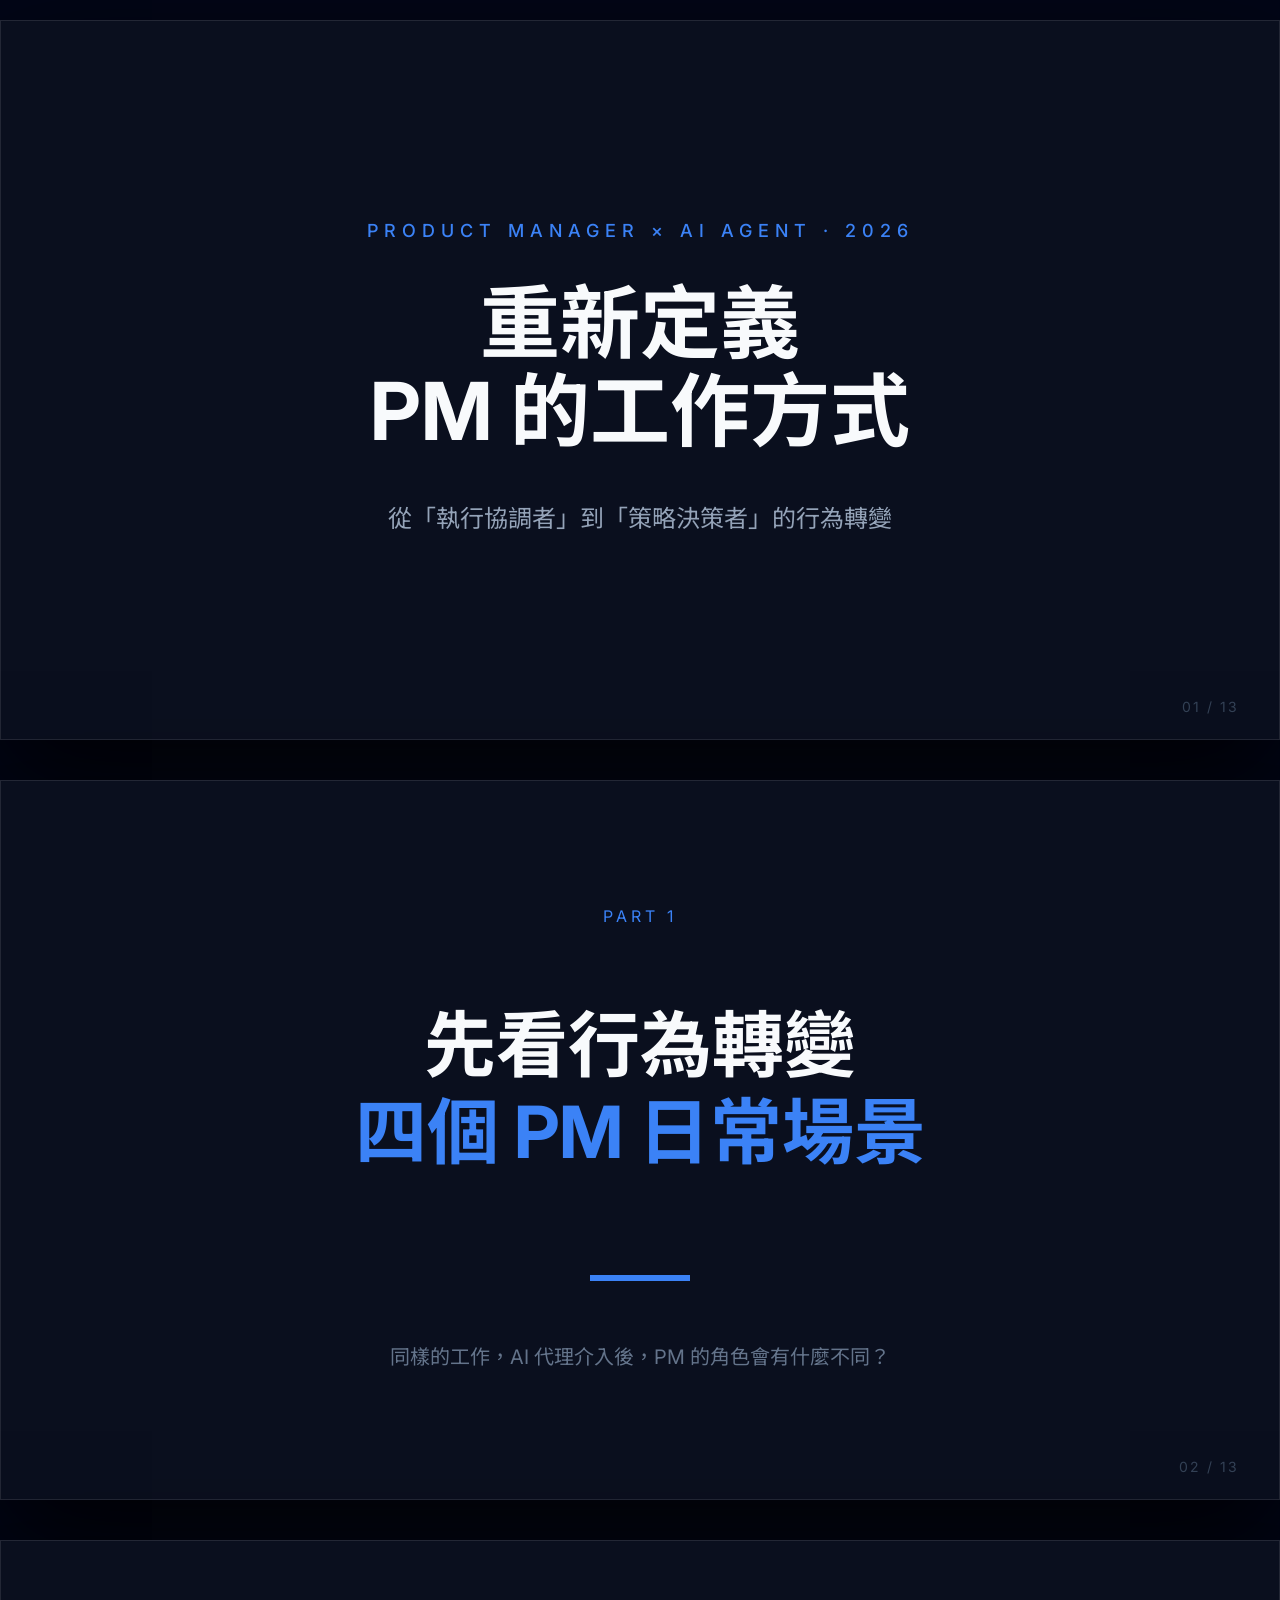
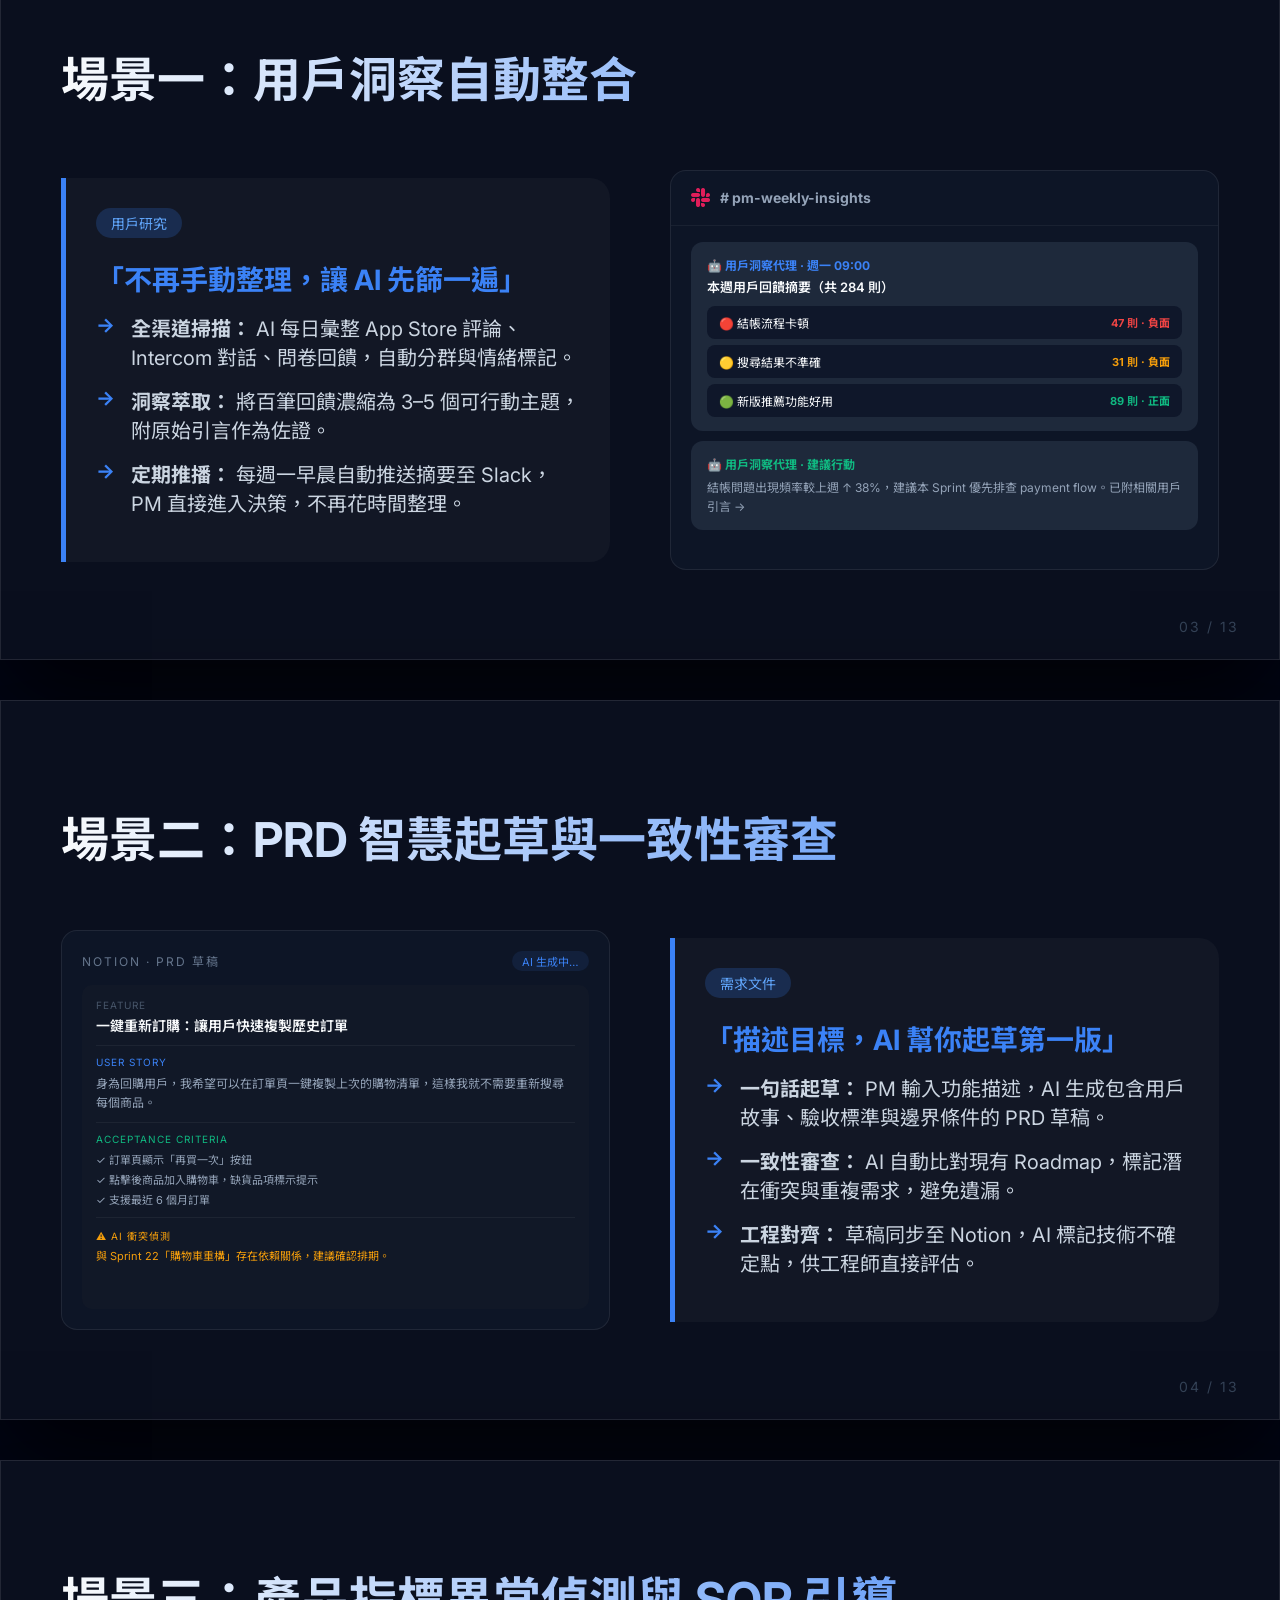
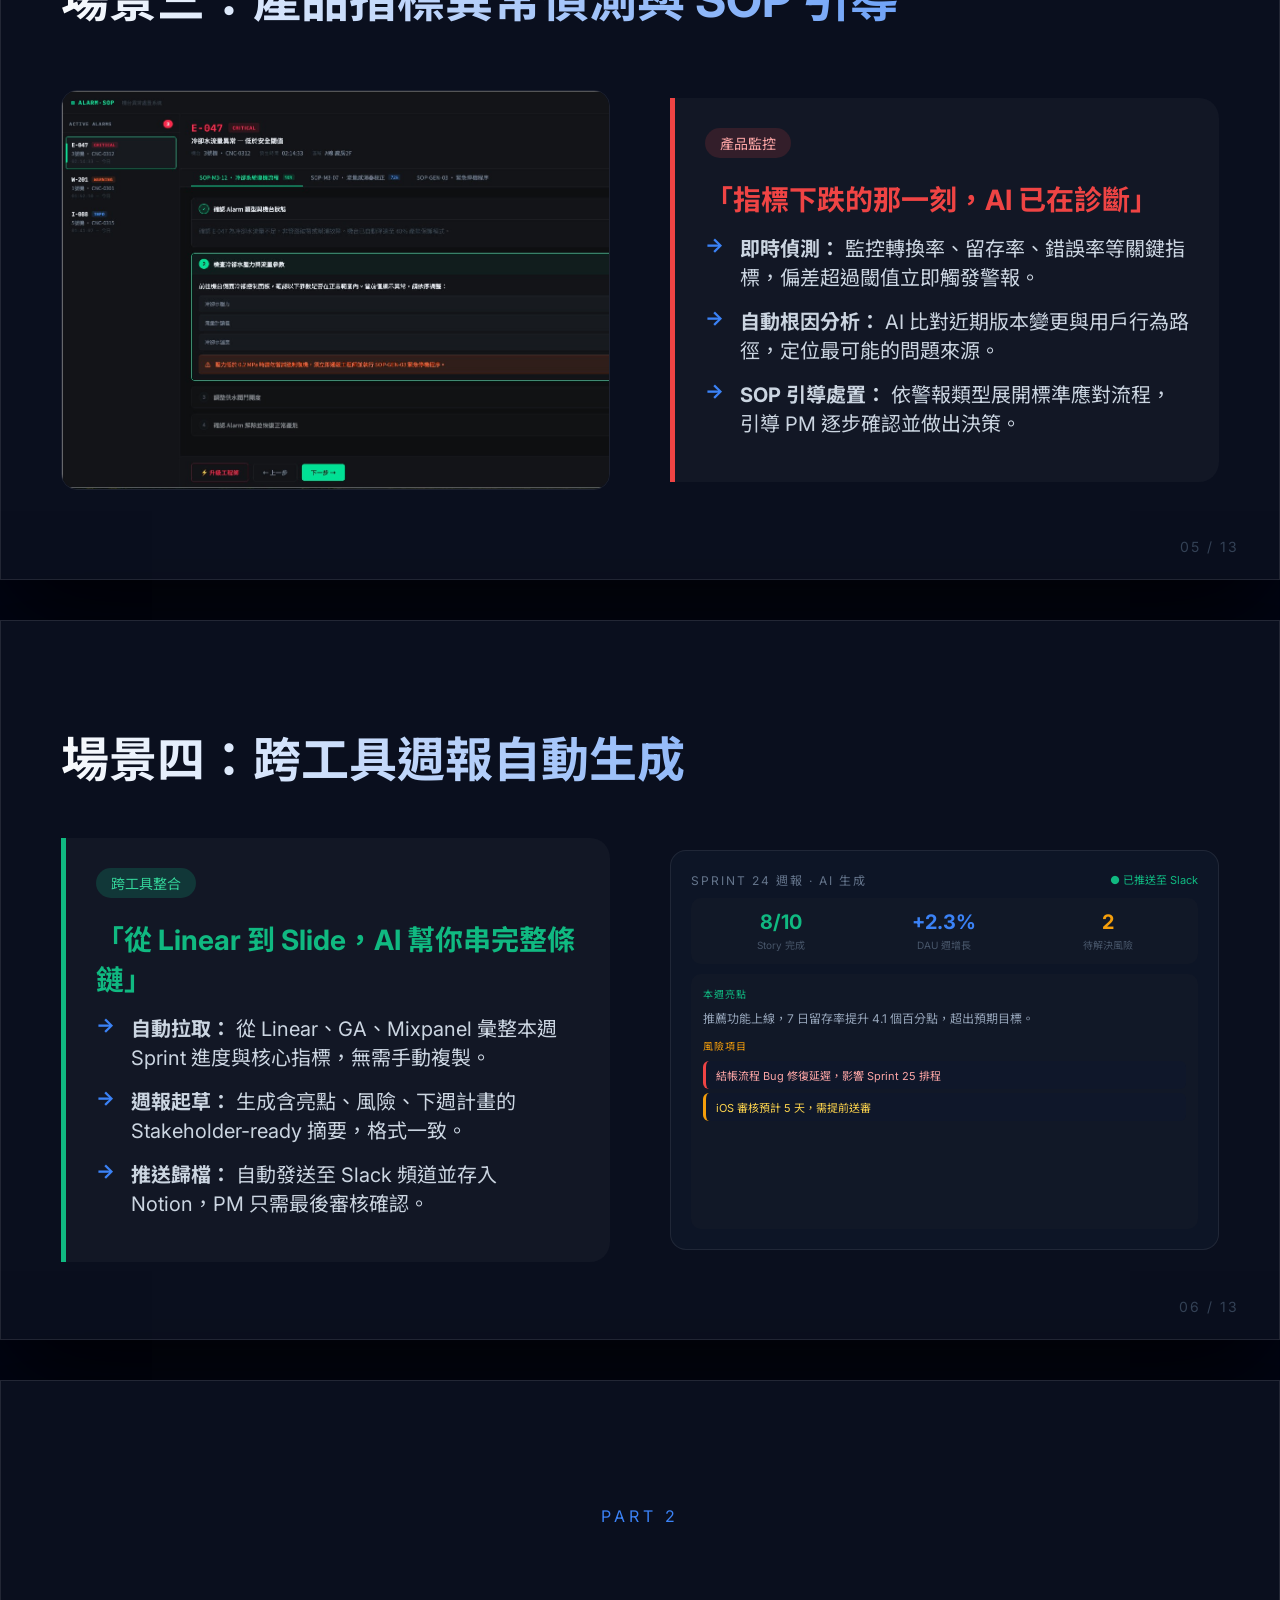
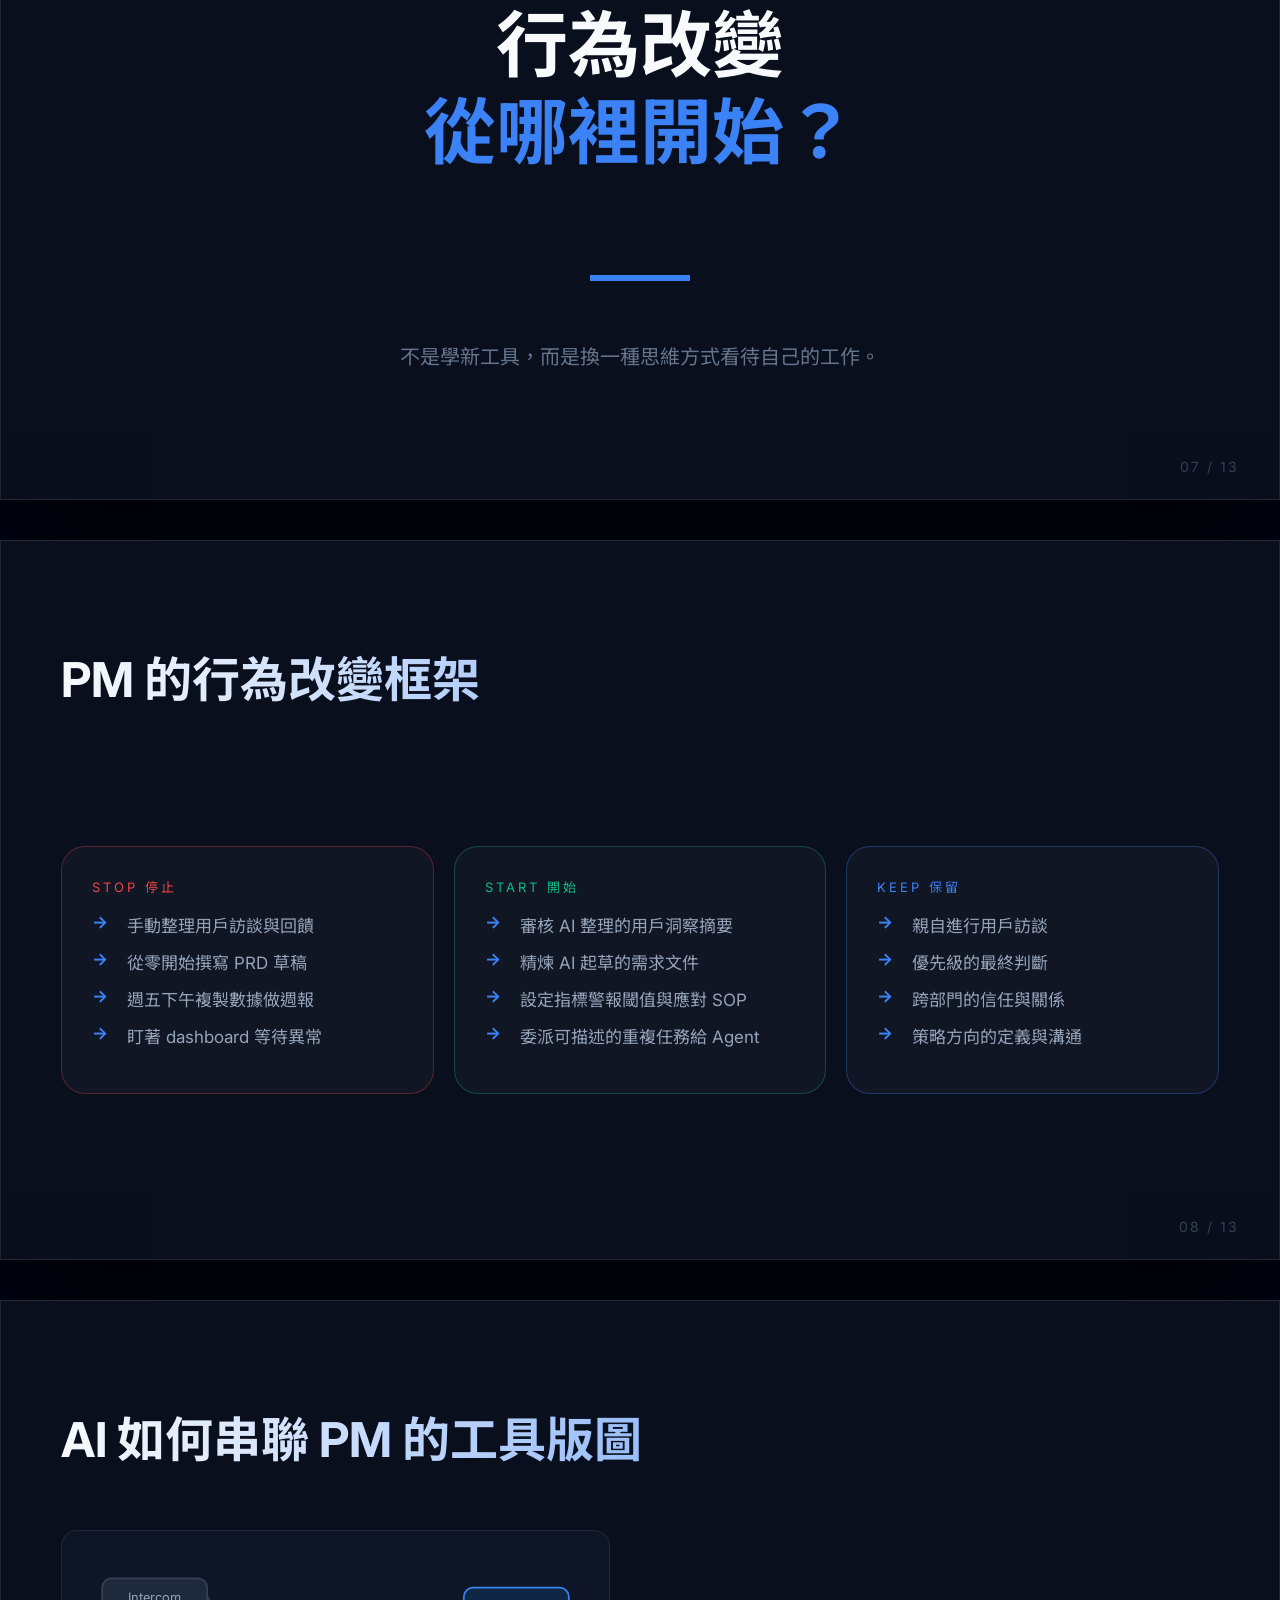
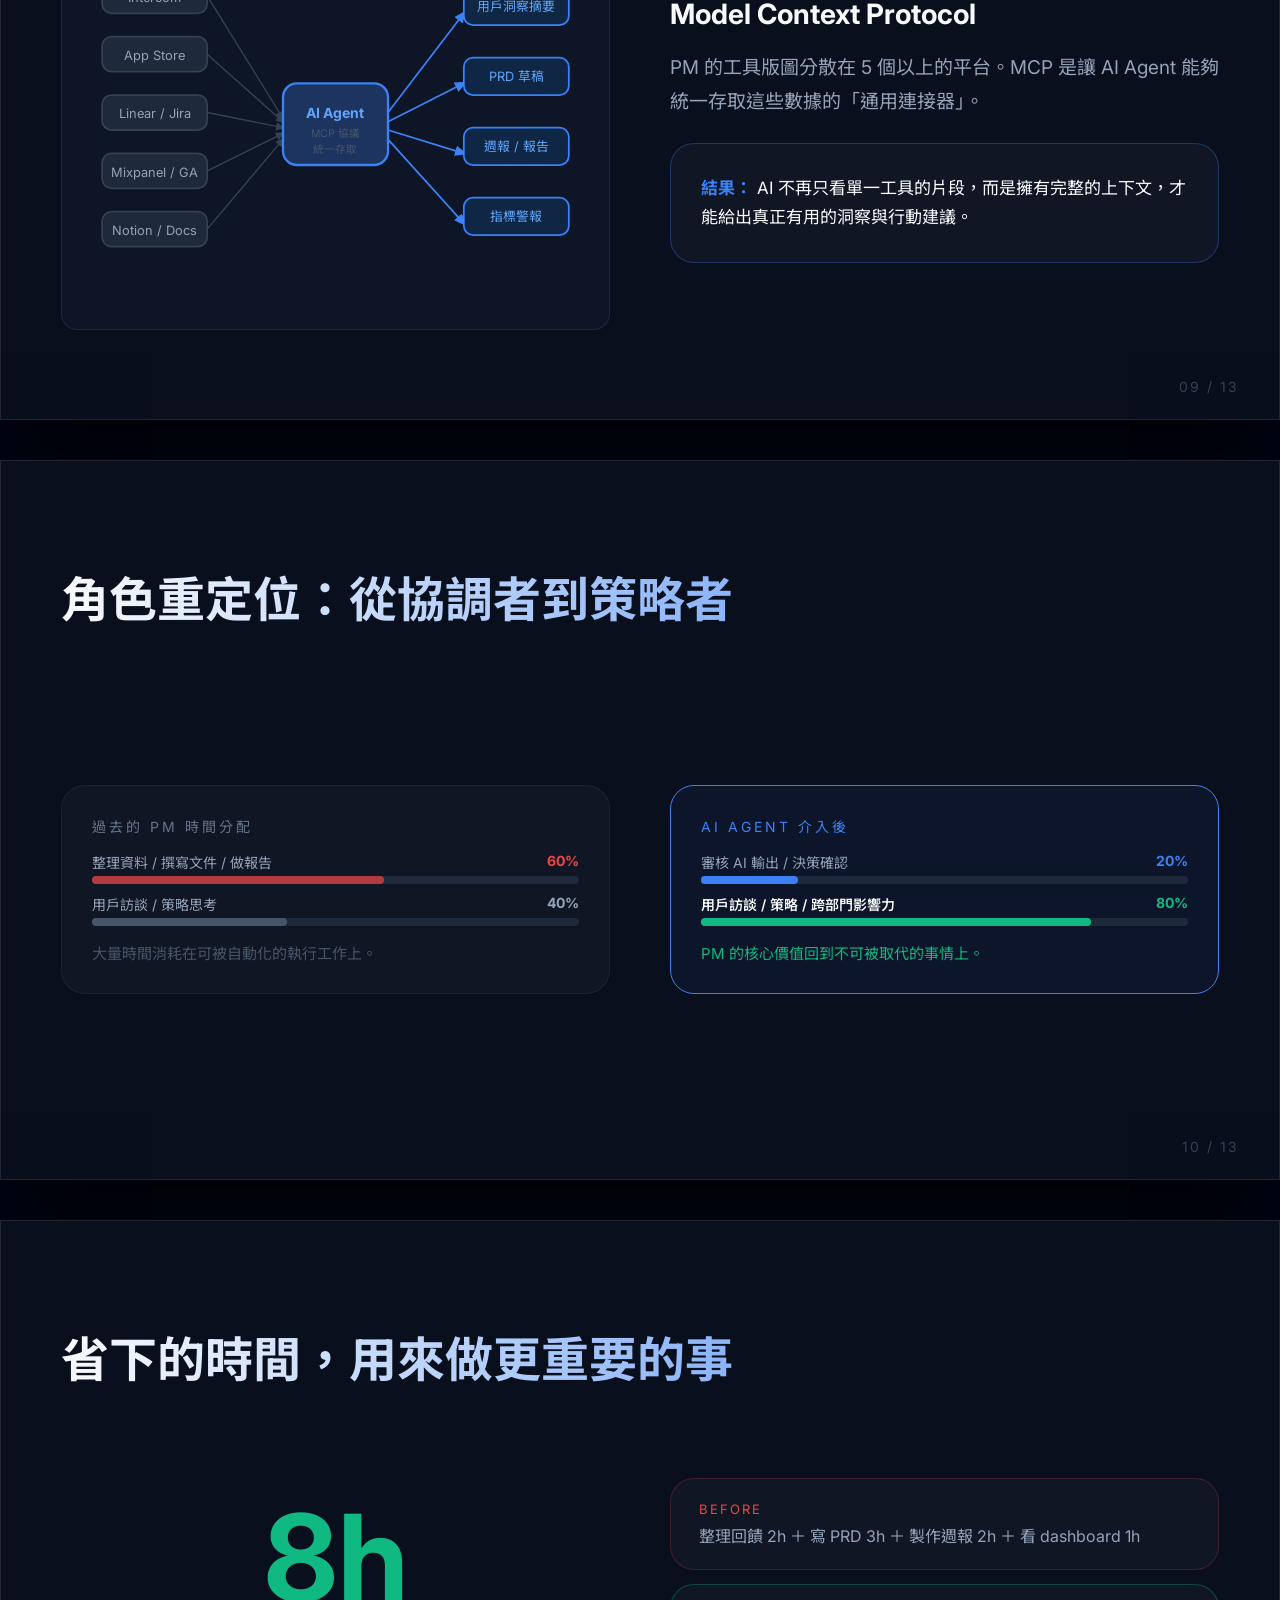
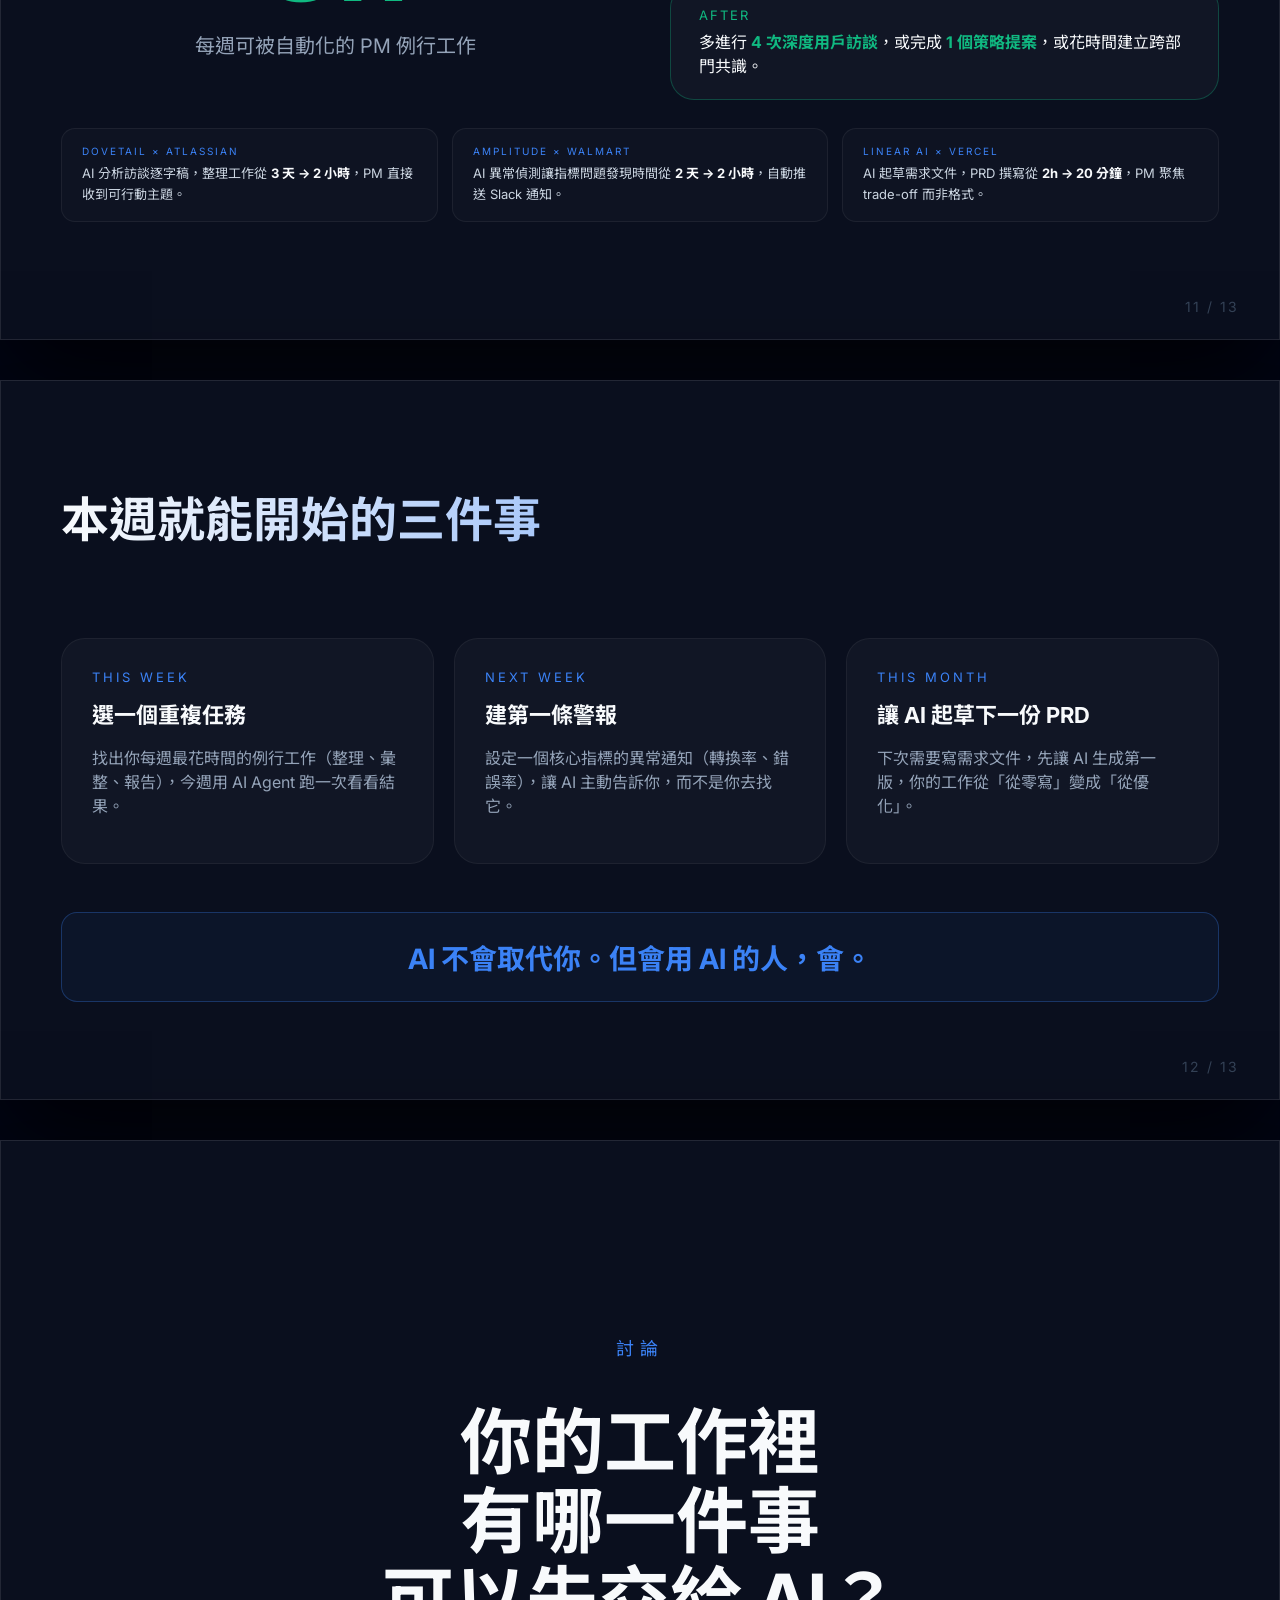
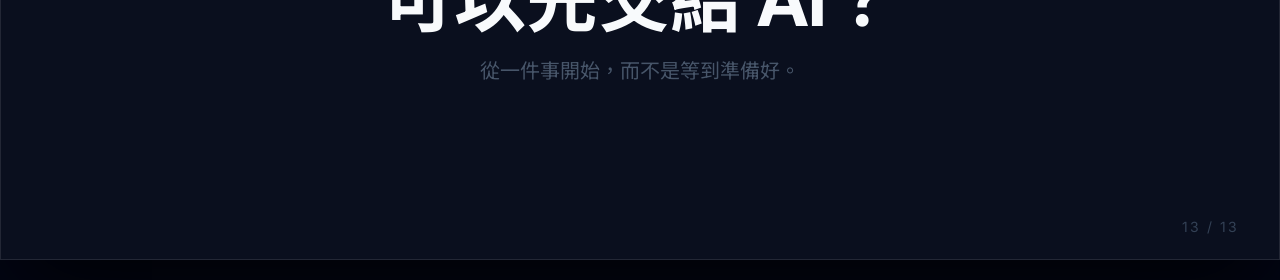
<file: docs/index.html>
<!DOCTYPE html>
<html lang="zh-Hant">
<head>
    <meta charset="UTF-8">
    <meta name="viewport" content="width=device-width, initial-scale=1.0">
    <title>PM × AI Agent：重新定義你的工作方式</title>
    <link rel="preconnect" href="https://fonts.googleapis.com">
    <link rel="preconnect" href="https://fonts.gstatic.com" crossorigin>
    <link href="https://fonts.googleapis.com/css2?family=Inter:wght@400;700&family=Noto+Sans+TC:wght@400;700&display=swap" rel="stylesheet">
    <link rel="stylesheet" href="https://cdnjs.cloudflare.com/ajax/libs/font-awesome/6.5.1/css/all.min.css">
    <style>
        * { box-sizing: border-box; }
        body { background-color: #020617; margin: 0; padding: 20px 0; display: grid; gap: 40px; grid-template-columns: 1fr; place-items: center; font-family: 'Inter', 'Noto Sans TC', sans-serif; }
        .slide-container { width: 1280px; height: 720px; background-color: #0A0F1E; color: #F8FAFC; padding: 60px; overflow: hidden; position: relative; display: flex; flex-direction: column; border: 1px solid rgba(255, 255, 255, 0.1); box-shadow: 0 40px 100px rgba(0,0,0,0.8); }
        .slide-title { font-size: 48px; margin-bottom: 30px; background: linear-gradient(90deg, #F8FAFC 0%, #3B82F6 100%); -webkit-background-clip: text; -webkit-text-fill-color: transparent; z-index: 2; font-weight: 700; }
        .content-area { flex-grow: 1; display: flex; flex-direction: column; justify-content: center; width: 100%; z-index: 2; }
        .two-column { display: grid; grid-template-columns: 1fr 1fr; gap: 60px; align-items: center; }
        .tile { background: rgba(255, 255, 255, 0.03); border: 1px solid rgba(255, 255, 255, 0.05); padding: 30px; border-radius: 24px; }
        .case-card { background: rgba(255, 255, 255, 0.03); border-left: 5px solid #3B82F6; padding: 30px; border-radius: 0 20px 20px 0; }
        .case-card h3 { font-size: 28px; color: #3B82F6; margin: 0 0 15px; }
        .tag { display: inline-block; background: rgba(59, 130, 246, 0.2); color: #60A5FA; padding: 5px 15px; border-radius: 50px; font-size: 14px; margin-bottom: 20px; text-transform: uppercase; }
        ul { list-style: none; padding: 0; margin: 0; }
        li { margin-bottom: 15px; padding-left: 35px; position: relative; font-size: 20px; color: #CBD5E1; }
        li::before { content: '→'; position: absolute; left: 0; color: #3B82F6; font-weight: 700; }
        .stats-highlight { font-size: 120px; font-weight: 700; color: #10B981; line-height: 1; }
        .slide-number { position: absolute; bottom: 24px; right: 40px; font-size: 14px; color: #334155; z-index: 2; letter-spacing: 2px; }
        .section-label { font-size: 16px; color: #3B82F6; letter-spacing: 4px; text-transform: uppercase; margin-bottom: 16px; }
        .mock-ui { background:#0D1526; border-radius:16px; border:1px solid rgba(255,255,255,0.08); padding:20px; height:400px; display:flex; flex-direction:column; gap:10px; overflow:hidden; }
    </style>
</head>
<body>

<!-- 01 封面 -->
<div class="slide-container">
    <div style="text-align:center; height:100%; display:flex; flex-direction:column; justify-content:center;">
        <p style="font-size:18px; color:#3B82F6; letter-spacing:6px; font-weight:500; text-transform:uppercase;">Product Manager × AI Agent · 2026</p>
        <h1 style="font-size:80px; margin:20px 0; font-weight:700; line-height:1.1;">重新定義<br>PM 的工作方式</h1>
        <p style="font-size:24px; color:#94A3B8;">從「執行協調者」到「策略決策者」的行為轉變</p>
    </div>
    <div class="slide-number">01 / 13</div>
</div>

<!-- 02 Part 1 章節分隔 -->
<div class="slide-container">
    <div style="text-align:center; display:flex; flex-direction:column; justify-content:center; height:100%;">
        <p class="section-label">Part 1</p>
        <h2 style="font-size:72px; color:#F8FAFC; line-height:1.2;">先看行為轉變<br><span style="color:#3B82F6;">四個 PM 日常場景</span></h2>
        <div style="width:100px; height:6px; background:#3B82F6; margin:40px auto;"></div>
        <p style="color:#64748B; font-size:20px;">同樣的工作，AI 代理介入後，PM 的角色會有什麼不同？</p>
    </div>
    <div class="slide-number">02 / 13</div>
</div>

<!-- 03 場景一：用戶洞察整合 -->
<div class="slide-container">
    <h2 class="slide-title">場景一：用戶洞察自動整合</h2>
    <div class="content-area">
        <div class="two-column">
            <div class="case-card">
                <span class="tag">用戶研究</span>
                <h3>「不再手動整理，讓 AI 先篩一遍」</h3>
                <ul>
                    <li><strong>全渠道掃描：</strong> AI 每日彙整 App Store 評論、Intercom 對話、問卷回饋，自動分群與情緒標記。</li>
                    <li><strong>洞察萃取：</strong> 將百筆回饋濃縮為 3–5 個可行動主題，附原始引言作為佐證。</li>
                    <li><strong>定期推播：</strong> 每週一早晨自動推送摘要至 Slack，PM 直接進入決策，不再花時間整理。</li>
                </ul>
            </div>
            <!-- Slack mock -->
            <div class="mock-ui" style="gap:0; padding:0;">
                <div style="padding:16px 20px; border-bottom:1px solid rgba(255,255,255,0.05); display:flex; align-items:center; gap:10px;">
                    <i class="fa-brands fa-slack" style="font-size:22px; color:#E01E5A;"></i>
                    <span style="font-size:14px; color:#94A3B8; font-weight:700;"># pm-weekly-insights</span>
                </div>
                <div style="padding:16px 20px; display:flex; flex-direction:column; gap:10px; overflow:hidden;">
                    <div style="background:#1E293B; border-radius:12px; padding:14px 16px;">
                        <p style="margin:0 0 4px; font-size:12px; color:#3B82F6; font-weight:700;">🤖 用戶洞察代理 · 週一 09:00</p>
                        <p style="margin:0 0 10px; font-size:13px; color:#F8FAFC; font-weight:600;">本週用戶回饋摘要（共 284 則）</p>
                        <div style="display:flex; flex-direction:column; gap:6px;">
                            <div style="display:flex; justify-content:space-between; align-items:center; background:#0F172A; border-radius:8px; padding:8px 12px;">
                                <span style="font-size:12px; color:#F8FAFC;">🔴 結帳流程卡頓</span>
                                <span style="font-size:11px; color:#EF4444; font-weight:700;">47 則 · 負面</span>
                            </div>
                            <div style="display:flex; justify-content:space-between; align-items:center; background:#0F172A; border-radius:8px; padding:8px 12px;">
                                <span style="font-size:12px; color:#F8FAFC;">🟡 搜尋結果不準確</span>
                                <span style="font-size:11px; color:#F59E0B; font-weight:700;">31 則 · 負面</span>
                            </div>
                            <div style="display:flex; justify-content:space-between; align-items:center; background:#0F172A; border-radius:8px; padding:8px 12px;">
                                <span style="font-size:12px; color:#F8FAFC;">🟢 新版推薦功能好用</span>
                                <span style="font-size:11px; color:#10B981; font-weight:700;">89 則 · 正面</span>
                            </div>
                        </div>
                    </div>
                    <div style="background:#1E293B; border-radius:12px; padding:14px 16px;">
                        <p style="margin:0 0 6px; font-size:12px; color:#10B981; font-weight:700;">🤖 用戶洞察代理 · 建議行動</p>
                        <p style="margin:0; font-size:12px; color:#94A3B8; line-height:1.6;">結帳問題出現頻率較上週 ↑ 38%，建議本 Sprint 優先排查 payment flow。已附相關用戶引言 →</p>
                    </div>
                </div>
            </div>
        </div>
    </div>
    <div class="slide-number">03 / 13</div>
</div>

<!-- 04 場景二：PRD 智慧起草 -->
<div class="slide-container">
    <h2 class="slide-title">場景二：PRD 智慧起草與一致性審查</h2>
    <div class="content-area">
        <div class="two-column">
            <!-- Mock PRD editor -->
            <div class="mock-ui">
                <div style="display:flex; justify-content:space-between; align-items:center; margin-bottom:4px;">
                    <span style="font-size:12px; color:#64748B; letter-spacing:2px;">NOTION · PRD 草稿</span>
                    <span style="font-size:11px; color:#3B82F6; background:rgba(59,130,246,0.1); padding:2px 10px; border-radius:20px;">AI 生成中…</span>
                </div>
                <div style="background:#111827; border-radius:10px; padding:14px; flex:1; display:flex; flex-direction:column; gap:10px; overflow:hidden;">
                    <div>
                        <p style="margin:0 0 4px; font-size:10px; color:#475569; letter-spacing:1px;">FEATURE</p>
                        <p style="margin:0; font-size:14px; color:#F8FAFC; font-weight:600;">一鍵重新訂購：讓用戶快速複製歷史訂單</p>
                    </div>
                    <div style="border-top:1px solid rgba(255,255,255,0.05); padding-top:10px;">
                        <p style="margin:0 0 6px; font-size:10px; color:#3B82F6; letter-spacing:1px;">USER STORY</p>
                        <p style="margin:0; font-size:12px; color:#94A3B8; line-height:1.6;">身為回購用戶，我希望可以在訂單頁一鍵複製上次的購物清單，這樣我就不需要重新搜尋每個商品。</p>
                    </div>
                    <div style="border-top:1px solid rgba(255,255,255,0.05); padding-top:10px;">
                        <p style="margin:0 0 6px; font-size:10px; color:#10B981; letter-spacing:1px;">ACCEPTANCE CRITERIA</p>
                        <div style="display:flex; flex-direction:column; gap:4px;">
                            <p style="margin:0; font-size:11px; color:#94A3B8;">✓ 訂單頁顯示「再買一次」按鈕</p>
                            <p style="margin:0; font-size:11px; color:#94A3B8;">✓ 點擊後商品加入購物車，缺貨品項標示提示</p>
                            <p style="margin:0; font-size:11px; color:#94A3B8;">✓ 支援最近 6 個月訂單</p>
                        </div>
                    </div>
                    <div style="border-top:1px solid rgba(255,255,255,0.05); padding-top:10px;">
                        <p style="margin:0 0 4px; font-size:10px; color:#F59E0B; letter-spacing:1px;">⚠ AI 衝突偵測</p>
                        <p style="margin:0; font-size:11px; color:#F59E0B;">與 Sprint 22「購物車重構」存在依賴關係，建議確認排期。</p>
                    </div>
                </div>
            </div>
            <div class="case-card" style="border-left-color:#3B82F6;">
                <span class="tag">需求文件</span>
                <h3>「描述目標，AI 幫你起草第一版」</h3>
                <ul>
                    <li><strong>一句話起草：</strong> PM 輸入功能描述，AI 生成包含用戶故事、驗收標準與邊界條件的 PRD 草稿。</li>
                    <li><strong>一致性審查：</strong> AI 自動比對現有 Roadmap，標記潛在衝突與重複需求，避免遺漏。</li>
                    <li><strong>工程對齊：</strong> 草稿同步至 Notion，AI 標記技術不確定點，供工程師直接評估。</li>
                </ul>
            </div>
        </div>
    </div>
    <div class="slide-number">04 / 13</div>
</div>

<!-- 05 場景三：產品指標異常偵測（alarm-system.jpg） -->
<div class="slide-container">
    <h2 class="slide-title">場景三：產品指標異常偵測與 SOP 引導</h2>
    <div class="content-area">
        <div class="two-column">
            <div style="border-radius:16px; overflow:hidden; height:400px; border:1px solid rgba(255,255,255,0.08);">
                <img src="alarm-system.jpg" alt="異常偵測 SOP 系統" style="width:100%; height:100%; object-fit:cover; object-position:top left;"/>
            </div>
            <div class="case-card" style="border-left-color:#EF4444;">
                <span class="tag" style="background:rgba(239,68,68,0.15); color:#FCA5A5;">產品監控</span>
                <h3 style="color:#EF4444;">「指標下跌的那一刻，AI 已在診斷」</h3>
                <ul>
                    <li><strong>即時偵測：</strong> 監控轉換率、留存率、錯誤率等關鍵指標，偏差超過閾值立即觸發警報。</li>
                    <li><strong>自動根因分析：</strong> AI 比對近期版本變更與用戶行為路徑，定位最可能的問題來源。</li>
                    <li><strong>SOP 引導處置：</strong> 依警報類型展開標準應對流程，引導 PM 逐步確認並做出決策。</li>
                </ul>
            </div>
        </div>
    </div>
    <div class="slide-number">05 / 13</div>
</div>

<!-- 06 場景四：週報自動生成 -->
<div class="slide-container">
    <h2 class="slide-title">場景四：跨工具週報自動生成</h2>
    <div class="content-area">
        <div class="two-column">
            <div class="case-card" style="border-left-color:#10B981;">
                <span class="tag" style="background:rgba(16,185,129,0.2); color:#34D399;">跨工具整合</span>
                <h3 style="color:#10B981;">「從 Linear 到 Slide，AI 幫你串完整條鏈」</h3>
                <ul>
                    <li><strong>自動拉取：</strong> 從 Linear、GA、Mixpanel 彙整本週 Sprint 進度與核心指標，無需手動複製。</li>
                    <li><strong>週報起草：</strong> 生成含亮點、風險、下週計畫的 Stakeholder-ready 摘要，格式一致。</li>
                    <li><strong>推送歸檔：</strong> 自動發送至 Slack 頻道並存入 Notion，PM 只需最後審核確認。</li>
                </ul>
            </div>
            <!-- Mock weekly report -->
            <div class="mock-ui">
                <div style="display:flex; justify-content:space-between; align-items:center;">
                    <span style="font-size:12px; color:#64748B; letter-spacing:2px;">SPRINT 24 週報 · AI 生成</span>
                    <span style="font-size:11px; color:#10B981;">● 已推送至 Slack</span>
                </div>
                <div style="background:#111827; border-radius:10px; padding:12px; display:grid; grid-template-columns:repeat(3,1fr); gap:8px;">
                    <div style="text-align:center;">
                        <p style="margin:0; font-size:20px; font-weight:700; color:#10B981;">8/10</p>
                        <p style="margin:3px 0 0; font-size:10px; color:#475569;">Story 完成</p>
                    </div>
                    <div style="text-align:center;">
                        <p style="margin:0; font-size:20px; font-weight:700; color:#3B82F6;">+2.3%</p>
                        <p style="margin:3px 0 0; font-size:10px; color:#475569;">DAU 週增長</p>
                    </div>
                    <div style="text-align:center;">
                        <p style="margin:0; font-size:20px; font-weight:700; color:#F59E0B;">2</p>
                        <p style="margin:3px 0 0; font-size:10px; color:#475569;">待解決風險</p>
                    </div>
                </div>
                <div style="background:#111827; border-radius:10px; padding:12px; flex:1; display:flex; flex-direction:column; gap:8px; overflow:hidden;">
                    <p style="margin:0; font-size:10px; color:#10B981; letter-spacing:1px;">本週亮點</p>
                    <p style="margin:0; font-size:12px; color:#94A3B8;">推薦功能上線，7 日留存率提升 4.1 個百分點，超出預期目標。</p>
                    <p style="margin:0; font-size:10px; color:#F59E0B; letter-spacing:1px; margin-top:4px;">風險項目</p>
                    <div style="display:flex; flex-direction:column; gap:4px;">
                        <div style="background:#0F172A; border-radius:6px; padding:6px 10px; border-left:3px solid #EF4444;">
                            <p style="margin:0; font-size:11px; color:#FCA5A5;">結帳流程 Bug 修復延遲，影響 Sprint 25 排程</p>
                        </div>
                        <div style="background:#0F172A; border-radius:6px; padding:6px 10px; border-left:3px solid #F59E0B;">
                            <p style="margin:0; font-size:11px; color:#FCD34D;">iOS 審核預計 5 天，需提前送審</p>
                        </div>
                    </div>
                </div>
            </div>
        </div>
    </div>
    <div class="slide-number">06 / 13</div>
</div>

<!-- 07 Part 2 章節分隔 -->
<div class="slide-container">
    <div style="text-align:center; display:flex; flex-direction:column; justify-content:center; height:100%;">
        <p class="section-label">Part 2</p>
        <h2 style="font-size:72px; color:#F8FAFC; line-height:1.2;">行為改變<br><span style="color:#3B82F6;">從哪裡開始？</span></h2>
        <div style="width:100px; height:6px; background:#3B82F6; margin:40px auto;"></div>
        <p style="color:#64748B; font-size:20px;">不是學新工具，而是換一種思維方式看待自己的工作。</p>
    </div>
    <div class="slide-number">07 / 13</div>
</div>

<!-- 08 Stop / Start / Keep -->
<div class="slide-container">
    <h2 class="slide-title">PM 的行為改變框架</h2>
    <div class="content-area">
        <div style="display:grid; grid-template-columns:repeat(3,1fr); gap:20px;">
            <div class="tile" style="border-color:rgba(239,68,68,0.3);">
                <p style="font-size:13px; color:#EF4444; letter-spacing:3px; margin:0 0 16px; text-transform:uppercase;">Stop 停止</p>
                <ul style="margin:0;">
                    <li style="font-size:17px; color:#94A3B8; margin-bottom:12px;">手動整理用戶訪談與回饋</li>
                    <li style="font-size:17px; color:#94A3B8; margin-bottom:12px;">從零開始撰寫 PRD 草稿</li>
                    <li style="font-size:17px; color:#94A3B8; margin-bottom:12px;">週五下午複製數據做週報</li>
                    <li style="font-size:17px; color:#94A3B8;">盯著 dashboard 等待異常</li>
                </ul>
            </div>
            <div class="tile" style="border-color:rgba(16,185,129,0.3);">
                <p style="font-size:13px; color:#10B981; letter-spacing:3px; margin:0 0 16px; text-transform:uppercase;">Start 開始</p>
                <ul style="margin:0;">
                    <li style="font-size:17px; color:#94A3B8; margin-bottom:12px;">審核 AI 整理的用戶洞察摘要</li>
                    <li style="font-size:17px; color:#94A3B8; margin-bottom:12px;">精煉 AI 起草的需求文件</li>
                    <li style="font-size:17px; color:#94A3B8; margin-bottom:12px;">設定指標警報閾值與應對 SOP</li>
                    <li style="font-size:17px; color:#94A3B8;">委派可描述的重複任務給 Agent</li>
                </ul>
            </div>
            <div class="tile" style="border-color:rgba(59,130,246,0.3);">
                <p style="font-size:13px; color:#3B82F6; letter-spacing:3px; margin:0 0 16px; text-transform:uppercase;">Keep 保留</p>
                <ul style="margin:0;">
                    <li style="font-size:17px; color:#94A3B8; margin-bottom:12px;">親自進行用戶訪談</li>
                    <li style="font-size:17px; color:#94A3B8; margin-bottom:12px;">優先級的最終判斷</li>
                    <li style="font-size:17px; color:#94A3B8; margin-bottom:12px;">跨部門的信任與關係</li>
                    <li style="font-size:17px; color:#94A3B8;">策略方向的定義與溝通</li>
                </ul>
            </div>
        </div>
    </div>
    <div class="slide-number">08 / 13</div>
</div>

<!-- 09 PM 工具生態整合 -->
<div class="slide-container">
    <h2 class="slide-title">AI 如何串聯 PM 的工具版圖</h2>
    <div class="content-area">
        <div class="two-column">
            <!-- SVG 工具生態圖 -->
            <div style="background:#0D1526; border-radius:16px; border:1px solid rgba(255,255,255,0.08); padding:24px; height:400px; display:flex; align-items:center; justify-content:center;">
                <svg viewBox="0 0 400 300" width="100%" height="100%">
                    <defs>
                        <marker id="a" markerWidth="7" markerHeight="7" refX="5" refY="3" orient="auto">
                            <path d="M0,0 L0,6 L7,3 z" fill="#334155"/>
                        </marker>
                        <marker id="b" markerWidth="7" markerHeight="7" refX="5" refY="3" orient="auto">
                            <path d="M0,0 L0,6 L7,3 z" fill="#3B82F6"/>
                        </marker>
                    </defs>
                    <!-- 輸入工具 (左側) -->
                    <rect x="0" y="20"  width="90" height="30" rx="8" fill="#1E293B" stroke="#334155" stroke-width="1.5"/>
                    <text x="45" y="40" font-size="11" fill="#94A3B8" text-anchor="middle">Intercom</text>
                    <rect x="0" y="70"  width="90" height="30" rx="8" fill="#1E293B" stroke="#334155" stroke-width="1.5"/>
                    <text x="45" y="90" font-size="11" fill="#94A3B8" text-anchor="middle">App Store</text>
                    <rect x="0" y="120" width="90" height="30" rx="8" fill="#1E293B" stroke="#334155" stroke-width="1.5"/>
                    <text x="45" y="140" font-size="11" fill="#94A3B8" text-anchor="middle">Linear / Jira</text>
                    <rect x="0" y="170" width="90" height="30" rx="8" fill="#1E293B" stroke="#334155" stroke-width="1.5"/>
                    <text x="45" y="190" font-size="11" fill="#94A3B8" text-anchor="middle">Mixpanel / GA</text>
                    <rect x="0" y="220" width="90" height="30" rx="8" fill="#1E293B" stroke="#334155" stroke-width="1.5"/>
                    <text x="45" y="240" font-size="11" fill="#94A3B8" text-anchor="middle">Notion / Docs</text>
                    <!-- 連線 → Agent -->
                    <line x1="90" y1="35"  x2="155" y2="140" stroke="#334155" stroke-width="1.2" marker-end="url(#a)"/>
                    <line x1="90" y1="85"  x2="155" y2="143" stroke="#334155" stroke-width="1.2" marker-end="url(#a)"/>
                    <line x1="90" y1="135" x2="155" y2="148" stroke="#334155" stroke-width="1.2" marker-end="url(#a)"/>
                    <line x1="90" y1="185" x2="155" y2="153" stroke="#334155" stroke-width="1.2" marker-end="url(#a)"/>
                    <line x1="90" y1="235" x2="155" y2="158" stroke="#334155" stroke-width="1.2" marker-end="url(#a)"/>
                    <!-- AI Agent 中心 -->
                    <rect x="155" y="110" width="90" height="70" rx="12" fill="#1D3461" stroke="#3B82F6" stroke-width="2"/>
                    <text x="200" y="140" font-size="12" fill="#60A5FA" text-anchor="middle" font-weight="700">AI Agent</text>
                    <text x="200" y="156" font-size="9"  fill="#475569" text-anchor="middle">MCP 協議</text>
                    <text x="200" y="170" font-size="9"  fill="#475569" text-anchor="middle">統一存取</text>
                    <!-- 連線 → 輸出 -->
                    <line x1="245" y1="135" x2="310" y2="50"  stroke="#3B82F6" stroke-width="1.5" marker-end="url(#b)"/>
                    <line x1="245" y1="143" x2="310" y2="110" stroke="#3B82F6" stroke-width="1.5" marker-end="url(#b)"/>
                    <line x1="245" y1="150" x2="310" y2="170" stroke="#3B82F6" stroke-width="1.5" marker-end="url(#b)"/>
                    <line x1="245" y1="158" x2="310" y2="230" stroke="#3B82F6" stroke-width="1.5" marker-end="url(#b)"/>
                    <!-- 輸出 (右側) -->
                    <rect x="310" y="28"  width="90" height="32" rx="8" fill="#0F2744" stroke="#3B82F6" stroke-width="1.5"/>
                    <text x="355" y="48" font-size="11" fill="#60A5FA" text-anchor="middle">用戶洞察摘要</text>
                    <rect x="310" y="88"  width="90" height="32" rx="8" fill="#0F2744" stroke="#3B82F6" stroke-width="1.5"/>
                    <text x="355" y="108" font-size="11" fill="#60A5FA" text-anchor="middle">PRD 草稿</text>
                    <rect x="310" y="148" width="90" height="32" rx="8" fill="#0F2744" stroke="#3B82F6" stroke-width="1.5"/>
                    <text x="355" y="168" font-size="11" fill="#60A5FA" text-anchor="middle">週報 / 報告</text>
                    <rect x="310" y="208" width="90" height="32" rx="8" fill="#0F2744" stroke="#3B82F6" stroke-width="1.5"/>
                    <text x="355" y="228" font-size="11" fill="#60A5FA" text-anchor="middle">指標警報</text>
                </svg>
            </div>
            <div>
                <h3 style="font-size:28px; margin:0 0 20px;">Model Context Protocol</h3>
                <p style="color:#94A3B8; font-size:19px; line-height:1.8;">PM 的工具版圖分散在 5 個以上的平台。MCP 是讓 AI Agent 能夠統一存取這些數據的「通用連接器」。</p>
                <div class="tile" style="margin-top:24px; border-color:rgba(59,130,246,0.3);">
                    <p style="margin:0; font-size:17px; line-height:1.7;"><strong style="color:#3B82F6;">結果：</strong> AI 不再只看單一工具的片段，而是擁有完整的上下文，才能給出真正有用的洞察與行動建議。</p>
                </div>
            </div>
        </div>
    </div>
    <div class="slide-number">09 / 13</div>
</div>

<!-- 10 角色重定位 -->
<div class="slide-container">
    <h2 class="slide-title">角色重定位：從協調者到策略者</h2>
    <div class="content-area">
        <div class="two-column">
            <div class="tile" style="display:flex; flex-direction:column; gap:16px;">
                <p style="font-size:14px; color:#64748B; letter-spacing:3px; text-transform:uppercase; margin:0;">過去的 PM 時間分配</p>
                <div style="display:flex; flex-direction:column; gap:10px;">
                    <div>
                        <div style="display:flex; justify-content:space-between; margin-bottom:4px;">
                            <span style="font-size:14px; color:#94A3B8;">整理資料 / 撰寫文件 / 做報告</span>
                            <span style="font-size:14px; color:#EF4444; font-weight:700;">60%</span>
                        </div>
                        <div style="background:#1E293B; border-radius:4px; height:8px;">
                            <div style="background:#EF4444; height:8px; border-radius:4px; width:60%; opacity:0.7;"></div>
                        </div>
                    </div>
                    <div>
                        <div style="display:flex; justify-content:space-between; margin-bottom:4px;">
                            <span style="font-size:14px; color:#94A3B8;">用戶訪談 / 策略思考</span>
                            <span style="font-size:14px; color:#94A3B8; font-weight:700;">40%</span>
                        </div>
                        <div style="background:#1E293B; border-radius:4px; height:8px;">
                            <div style="background:#475569; height:8px; border-radius:4px; width:40%;"></div>
                        </div>
                    </div>
                </div>
                <p style="margin:0; font-size:15px; color:#475569;">大量時間消耗在可被自動化的執行工作上。</p>
            </div>
            <div class="tile" style="border-color:#3B82F6; background:rgba(59,130,246,0.05); display:flex; flex-direction:column; gap:16px;">
                <p style="font-size:14px; color:#3B82F6; letter-spacing:3px; text-transform:uppercase; margin:0;">AI Agent 介入後</p>
                <div style="display:flex; flex-direction:column; gap:10px;">
                    <div>
                        <div style="display:flex; justify-content:space-between; margin-bottom:4px;">
                            <span style="font-size:14px; color:#94A3B8;">審核 AI 輸出 / 決策確認</span>
                            <span style="font-size:14px; color:#3B82F6; font-weight:700;">20%</span>
                        </div>
                        <div style="background:#1E293B; border-radius:4px; height:8px;">
                            <div style="background:#3B82F6; height:8px; border-radius:4px; width:20%;"></div>
                        </div>
                    </div>
                    <div>
                        <div style="display:flex; justify-content:space-between; margin-bottom:4px;">
                            <span style="font-size:14px; color:#F8FAFC; font-weight:600;">用戶訪談 / 策略 / 跨部門影響力</span>
                            <span style="font-size:14px; color:#10B981; font-weight:700;">80%</span>
                        </div>
                        <div style="background:#1E293B; border-radius:4px; height:8px;">
                            <div style="background:#10B981; height:8px; border-radius:4px; width:80%;"></div>
                        </div>
                    </div>
                </div>
                <p style="margin:0; font-size:15px; color:#10B981;">PM 的核心價值回到不可被取代的事情上。</p>
            </div>
        </div>
    </div>
    <div class="slide-number">10 / 13</div>
</div>

<!-- 11 量化成果 -->
<div class="slide-container">
    <h2 class="slide-title">省下的時間，用來做更重要的事</h2>
    <div class="content-area">
        <div class="two-column" style="align-items:start;">
            <div style="text-align:center; padding-top:20px;">
                <div class="stats-highlight">8h</div>
                <p style="font-size:20px; color:#94A3B8; margin-top:12px;">每週可被自動化的 PM 例行工作</p>
            </div>
            <div style="display:flex; flex-direction:column; gap:14px;">
                <div class="tile" style="border-color:rgba(239,68,68,0.2); padding:22px 28px;">
                    <p style="margin:0 0 6px; font-size:13px; color:#EF4444; letter-spacing:2px;">BEFORE</p>
                    <p style="margin:0; font-size:16px; color:#94A3B8;">整理回饋 2h ＋ 寫 PRD 3h ＋ 製作週報 2h ＋ 看 dashboard 1h</p>
                </div>
                <div class="tile" style="border-color:rgba(16,185,129,0.3); padding:22px 28px;">
                    <p style="margin:0 0 6px; font-size:13px; color:#10B981; letter-spacing:2px;">AFTER</p>
                    <p style="margin:0; font-size:16px; color:#F8FAFC;">多進行 <strong style="color:#10B981;">4 次深度用戶訪談</strong>，或完成 <strong style="color:#10B981;">1 個策略提案</strong>，或花時間建立跨部門共識。</p>
                </div>
            </div>
        </div>
        <!-- 真實案例佐證列 -->
        <div style="margin-top:28px; display:grid; grid-template-columns:repeat(3,1fr); gap:14px;">
            <div style="border:1px solid rgba(255,255,255,0.06); border-radius:14px; padding:16px 20px; background:rgba(255,255,255,0.02);">
                <p style="margin:0 0 6px; font-size:10px; color:#3B82F6; letter-spacing:2px; text-transform:uppercase;">Dovetail × Atlassian</p>
                <p style="margin:0; font-size:13px; color:#CBD5E1; line-height:1.6;">AI 分析訪談逐字稿，整理工作從 <strong style="color:#F8FAFC;">3 天 → 2 小時</strong>，PM 直接收到可行動主題。</p>
            </div>
            <div style="border:1px solid rgba(255,255,255,0.06); border-radius:14px; padding:16px 20px; background:rgba(255,255,255,0.02);">
                <p style="margin:0 0 6px; font-size:10px; color:#3B82F6; letter-spacing:2px; text-transform:uppercase;">Amplitude × Walmart</p>
                <p style="margin:0; font-size:13px; color:#CBD5E1; line-height:1.6;">AI 異常偵測讓指標問題發現時間從 <strong style="color:#F8FAFC;">2 天 → 2 小時</strong>，自動推送 Slack 通知。</p>
            </div>
            <div style="border:1px solid rgba(255,255,255,0.06); border-radius:14px; padding:16px 20px; background:rgba(255,255,255,0.02);">
                <p style="margin:0 0 6px; font-size:10px; color:#3B82F6; letter-spacing:2px; text-transform:uppercase;">Linear AI × Vercel</p>
                <p style="margin:0; font-size:13px; color:#CBD5E1; line-height:1.6;">AI 起草需求文件，PRD 撰寫從 <strong style="color:#F8FAFC;">2h → 20 分鐘</strong>，PM 聚焦 trade-off 而非格式。</p>
            </div>
        </div>
    </div>
    <div class="slide-number">11 / 13</div>
</div>

<!-- 12 PM 起步清單 -->
<div class="slide-container">
    <h2 class="slide-title">本週就能開始的三件事</h2>
    <div class="content-area">
        <div style="display:grid; grid-template-columns:repeat(3,1fr); gap:20px; margin-top:20px;">
            <div class="tile">
                <p style="font-size:13px; color:#3B82F6; letter-spacing:3px; margin:0 0 12px;">THIS WEEK</p>
                <h4 style="font-size:22px; margin:0 0 12px;">選一個重複任務</h4>
                <p style="color:#94A3B8;">找出你每週最花時間的例行工作（整理、彙整、報告），今週用 AI Agent 跑一次看看結果。</p>
            </div>
            <div class="tile">
                <p style="font-size:13px; color:#3B82F6; letter-spacing:3px; margin:0 0 12px;">NEXT WEEK</p>
                <h4 style="font-size:22px; margin:0 0 12px;">建第一條警報</h4>
                <p style="color:#94A3B8;">設定一個核心指標的異常通知（轉換率、錯誤率），讓 AI 主動告訴你，而不是你去找它。</p>
            </div>
            <div class="tile">
                <p style="font-size:13px; color:#3B82F6; letter-spacing:3px; margin:0 0 12px;">THIS MONTH</p>
                <h4 style="font-size:22px; margin:0 0 12px;">讓 AI 起草下一份 PRD</h4>
                <p style="color:#94A3B8;">下次需要寫需求文件，先讓 AI 生成第一版，你的工作從「從零寫」變成「從優化」。</p>
            </div>
        </div>
        <div style="margin-top:48px; text-align:center; padding:24px; border:1px solid rgba(59,130,246,0.3); border-radius:16px; background:rgba(59,130,246,0.05);">
            <p style="font-size:28px; color:#3B82F6; margin:0; font-weight:700;">AI 不會取代你。但會用 AI 的人，會。</p>
        </div>
    </div>
    <div class="slide-number">12 / 13</div>
</div>

<!-- 13 Q&A / 結語 -->
<div class="slide-container">
    <div style="text-align:center; height:100%; display:flex; flex-direction:column; justify-content:center;">
        <p style="font-size:18px; color:#3B82F6; letter-spacing:6px; text-transform:uppercase;">討論</p>
        <h1 style="font-size:72px; margin:24px 0 16px; font-weight:700; line-height:1.1;">你的工作裡<br>有哪一件事<br>可以先交給 AI？</h1>
        <p style="font-size:20px; color:#475569; margin:0;">從一件事開始，而不是等到準備好。</p>
    </div>
    <div class="slide-number">13 / 13</div>
</div>

</body>
</html>
</file>
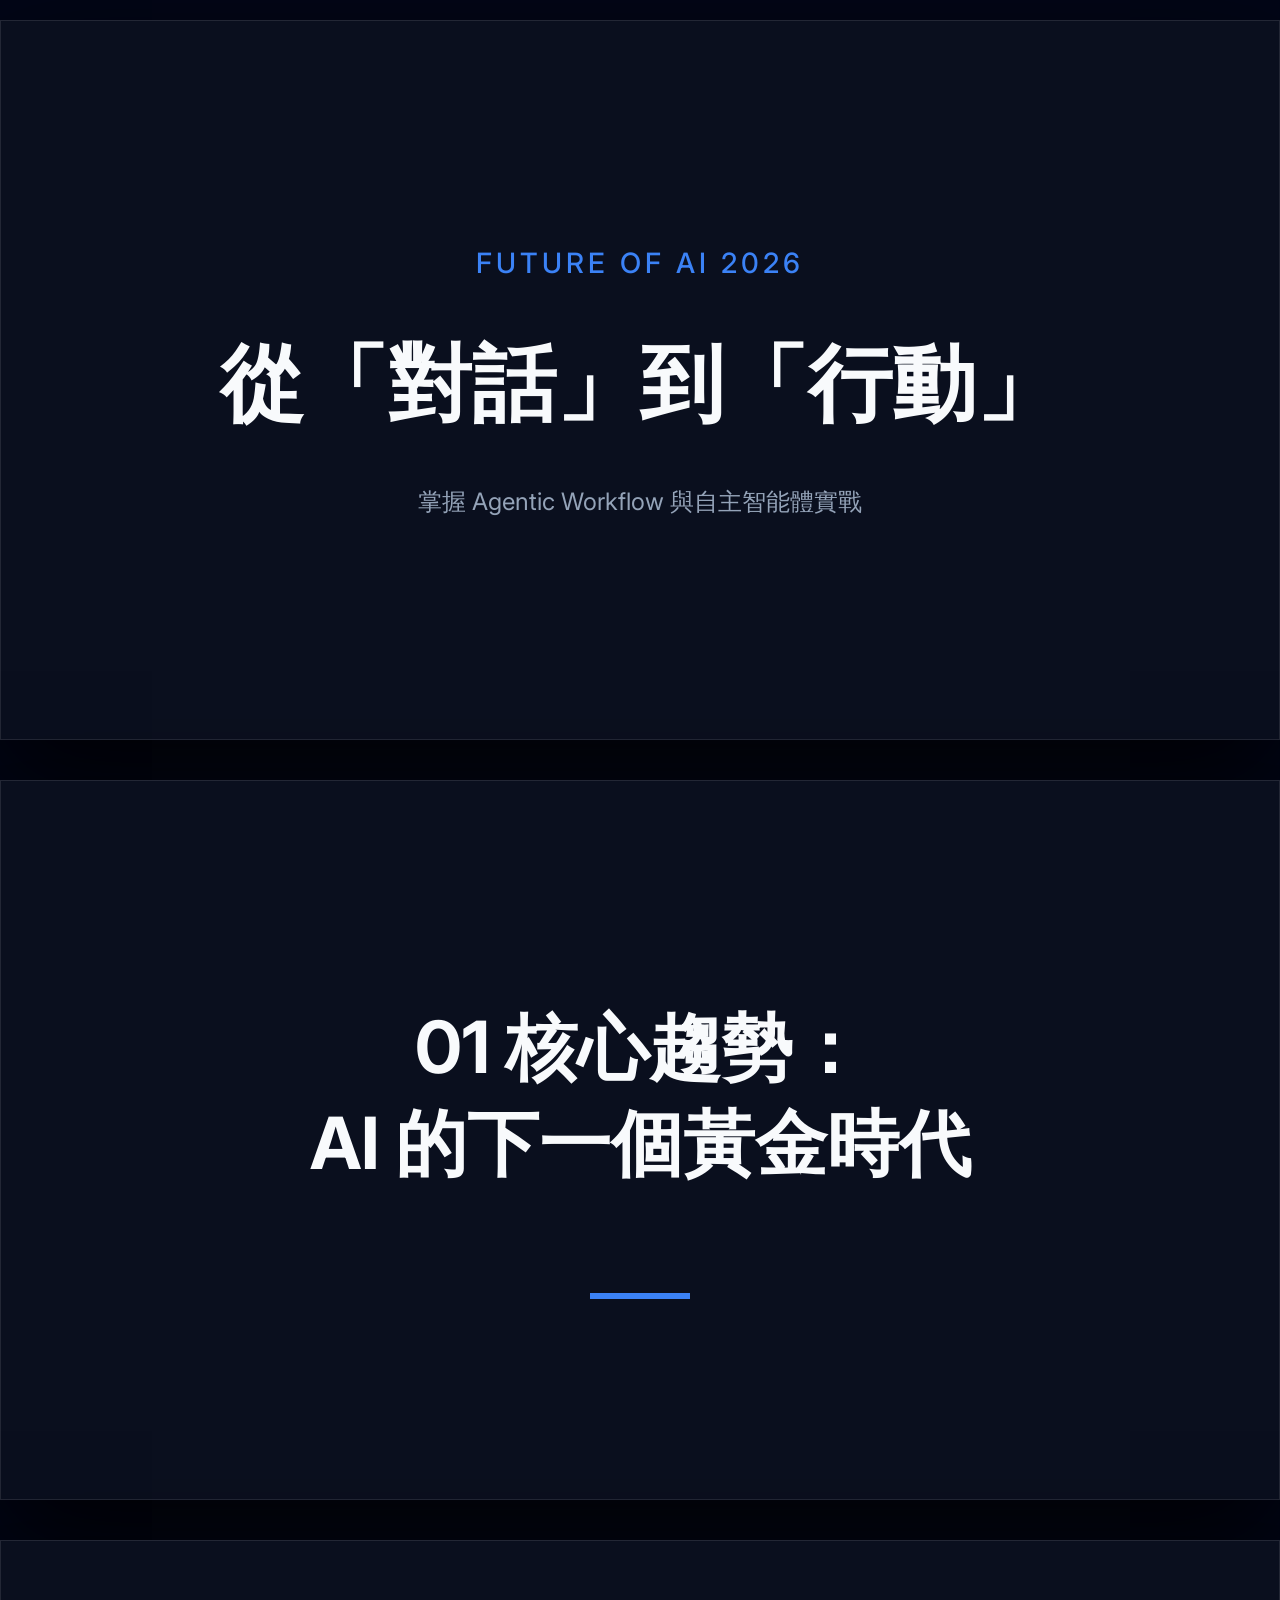
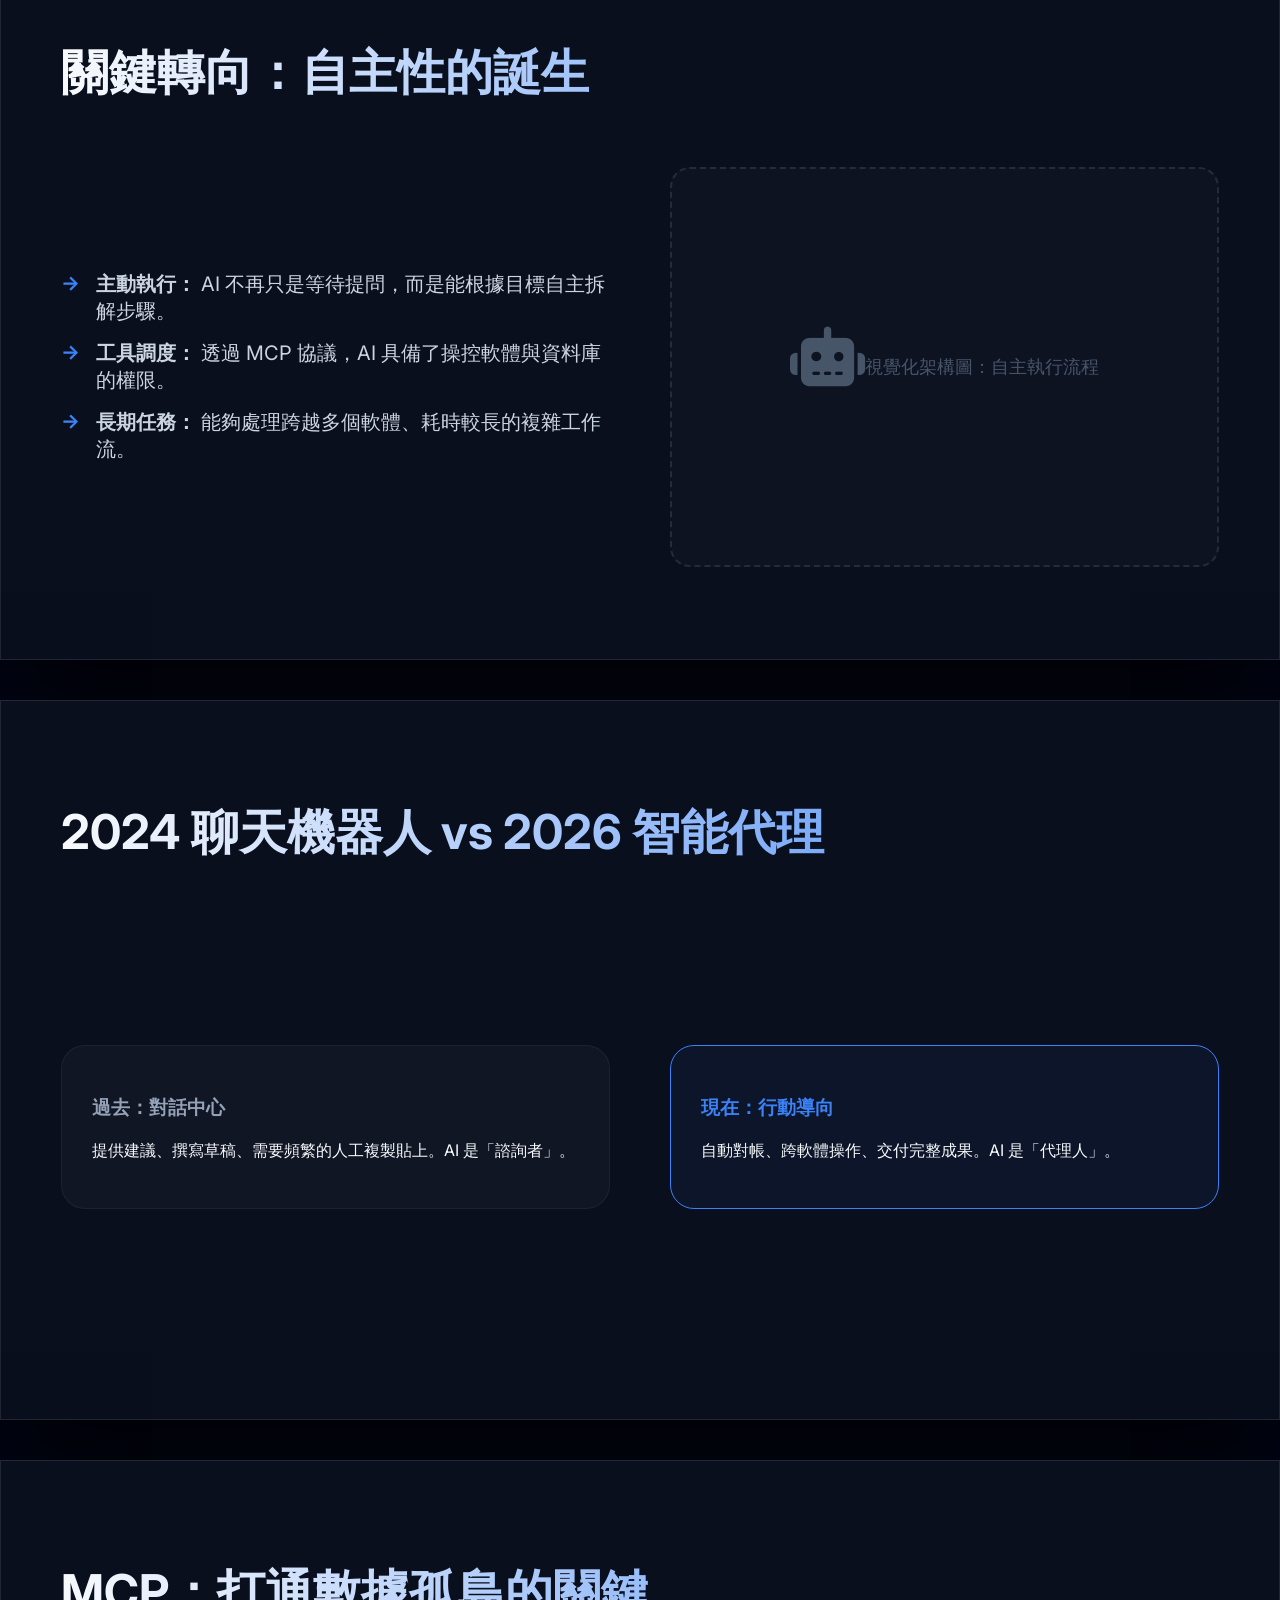
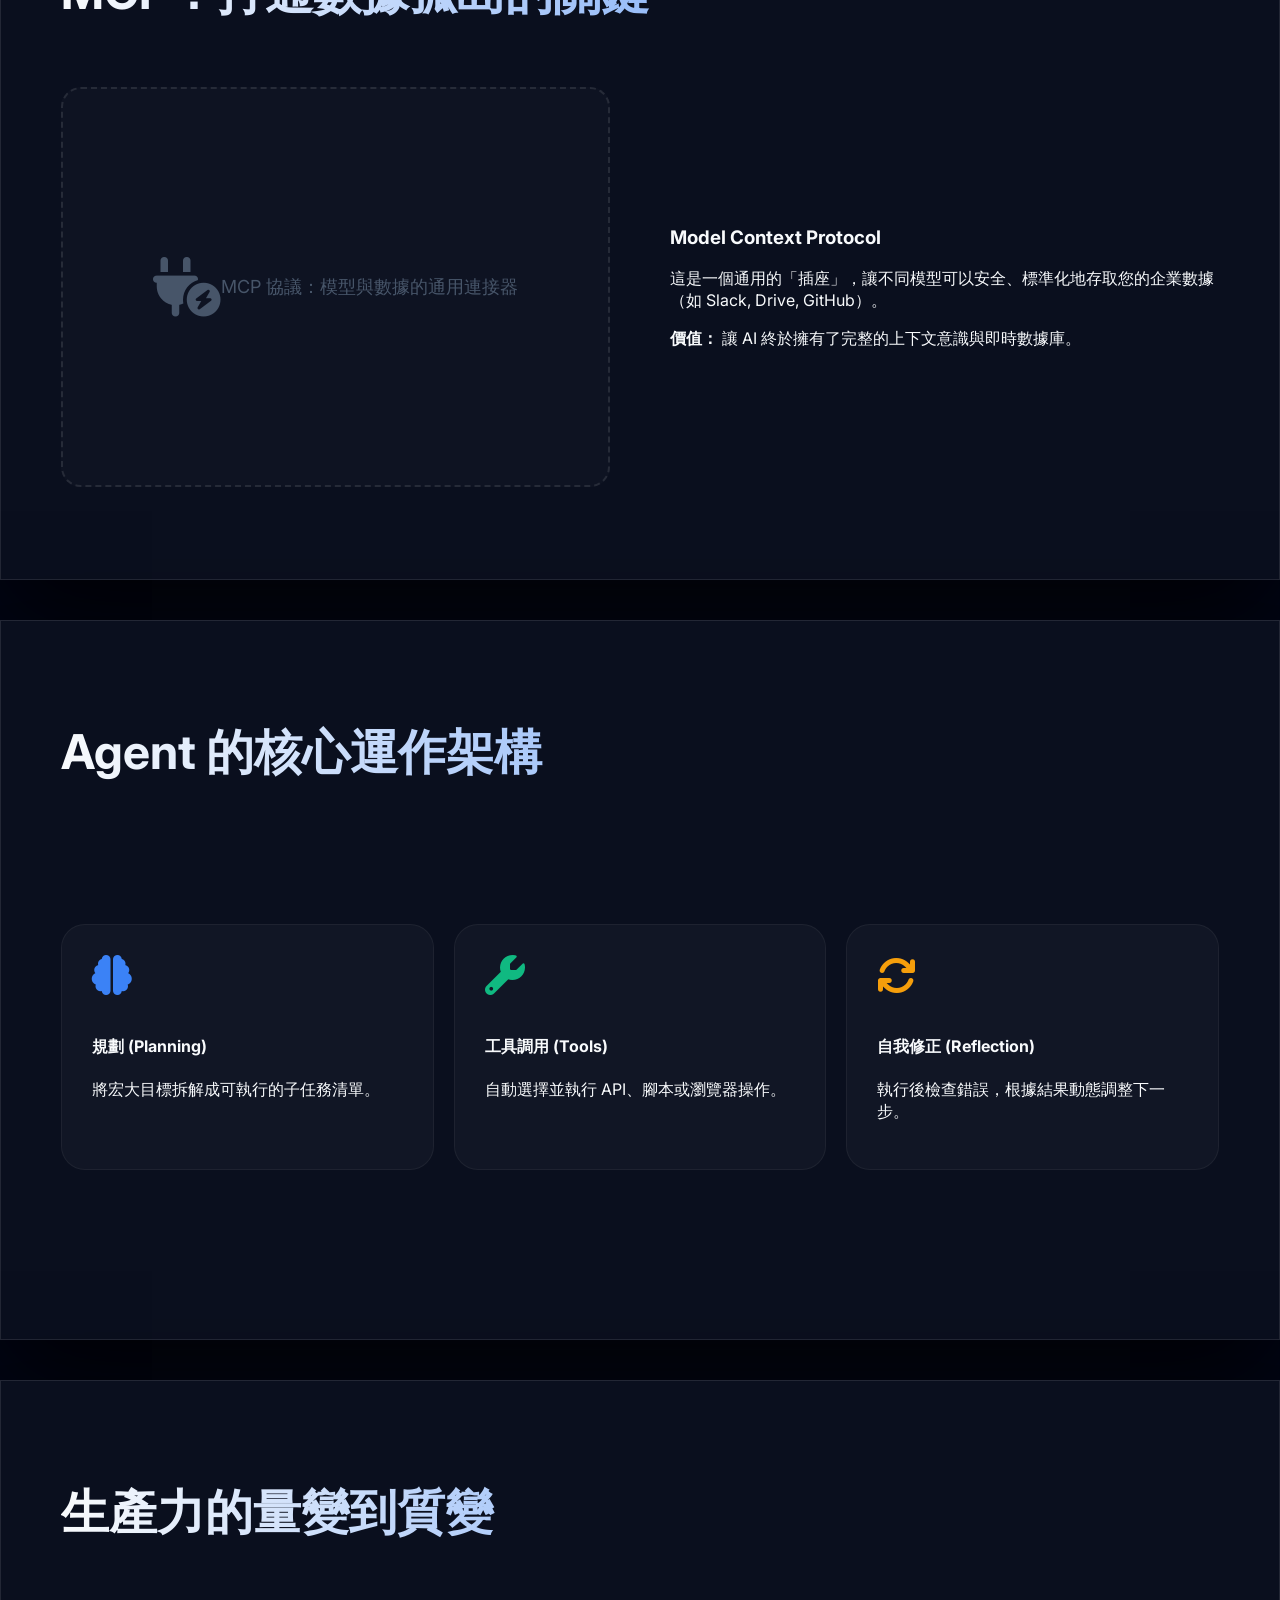
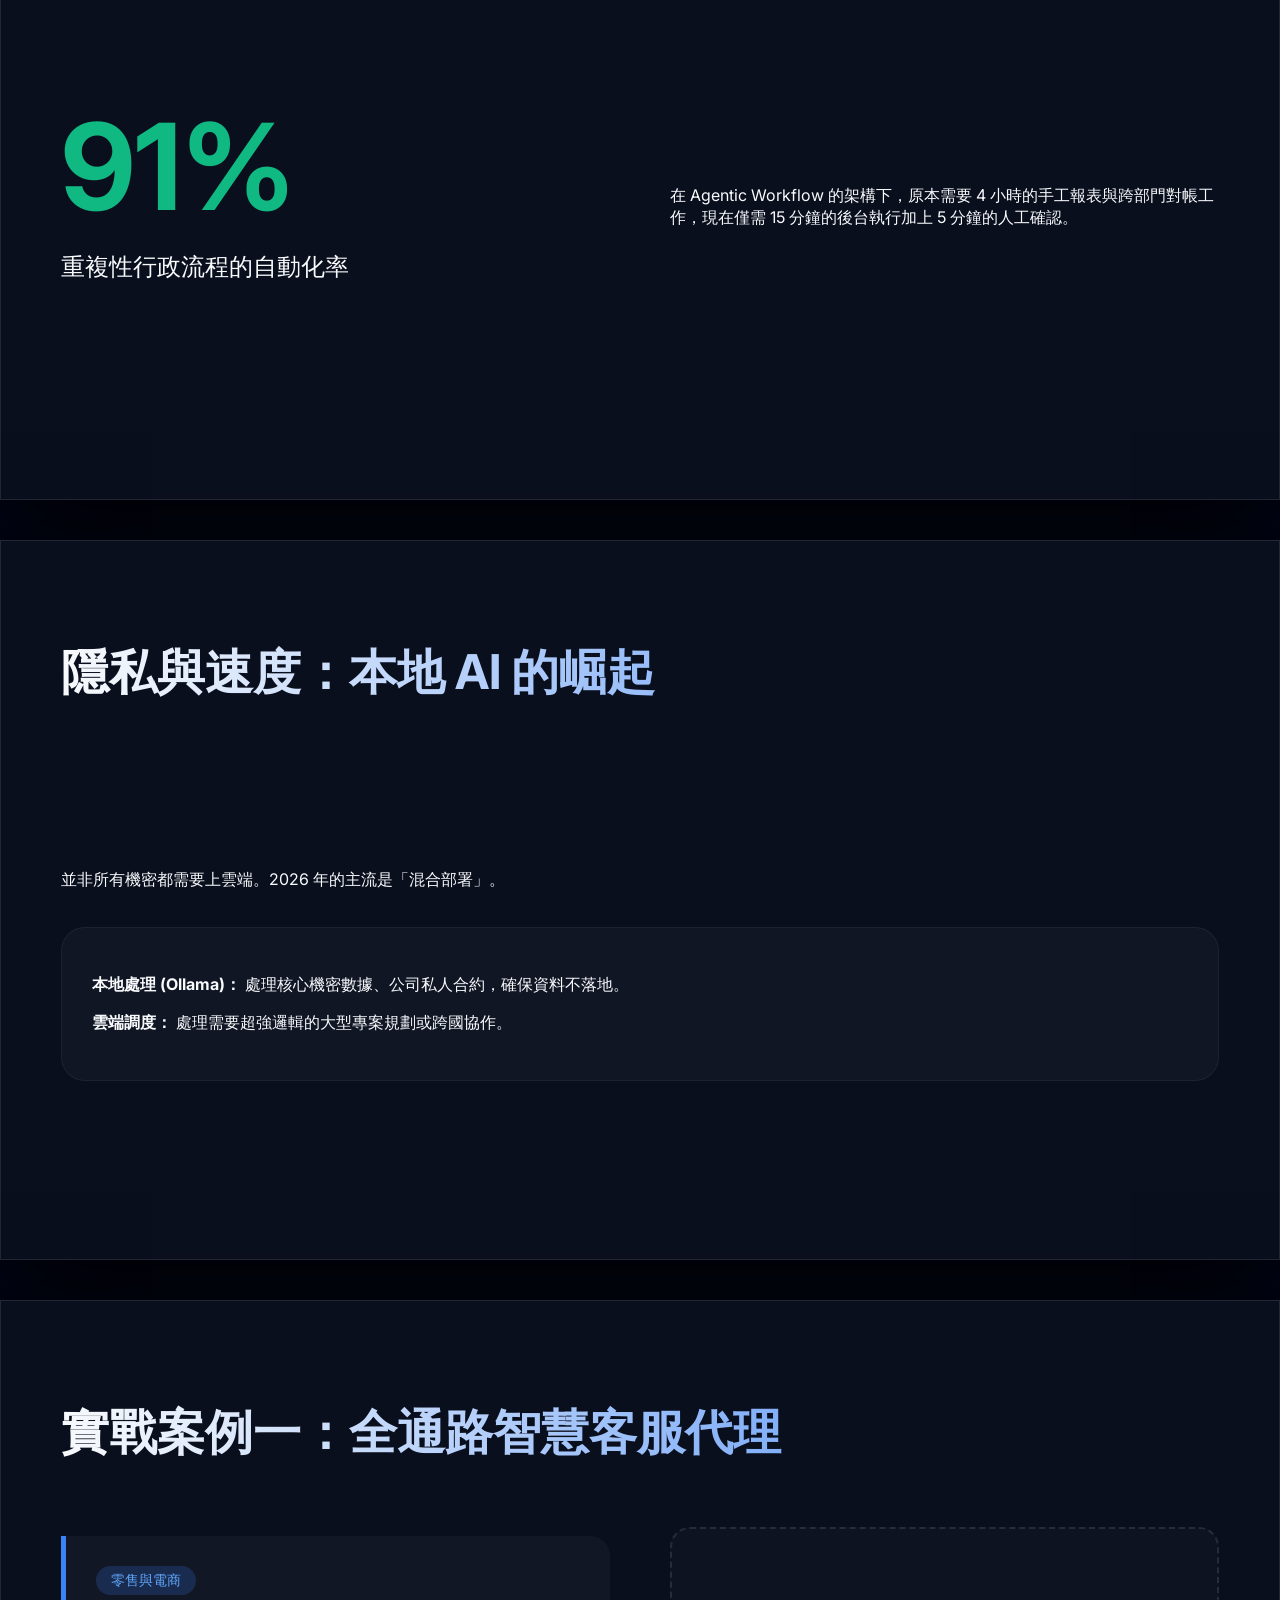
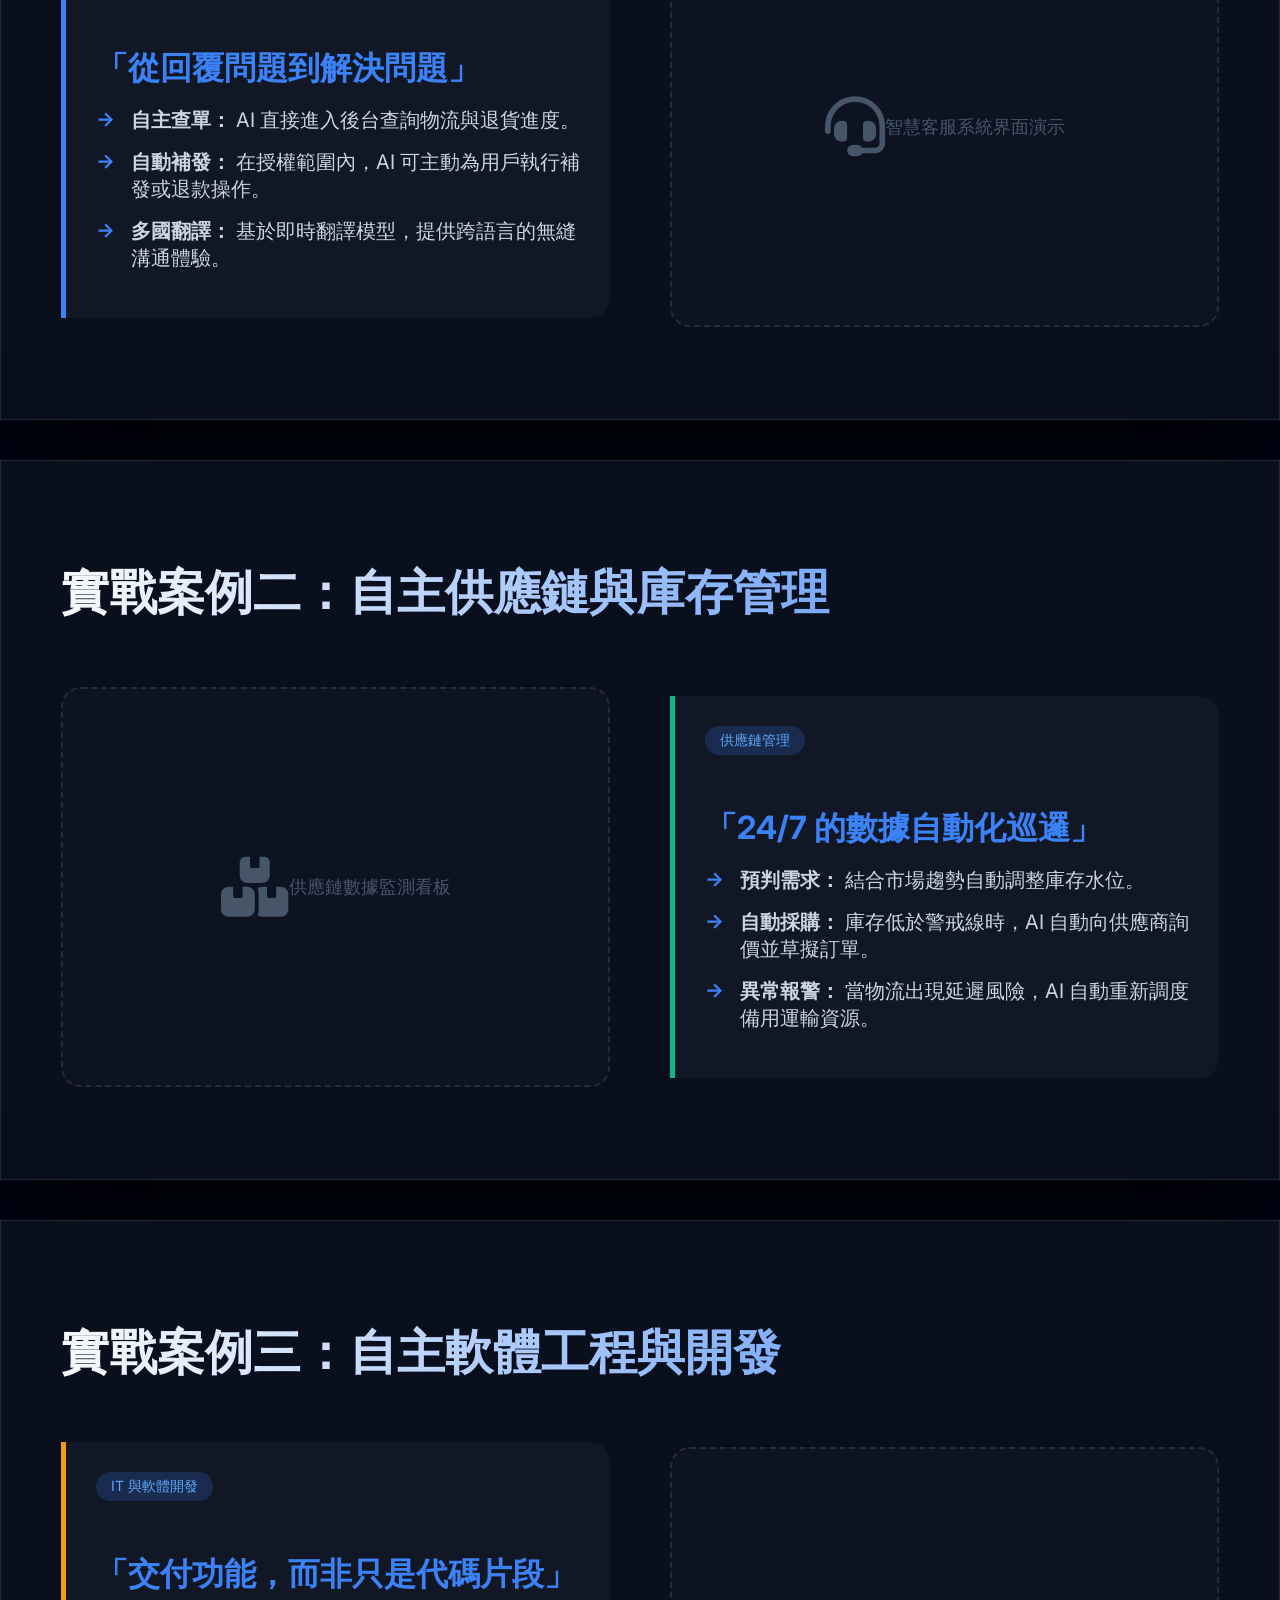
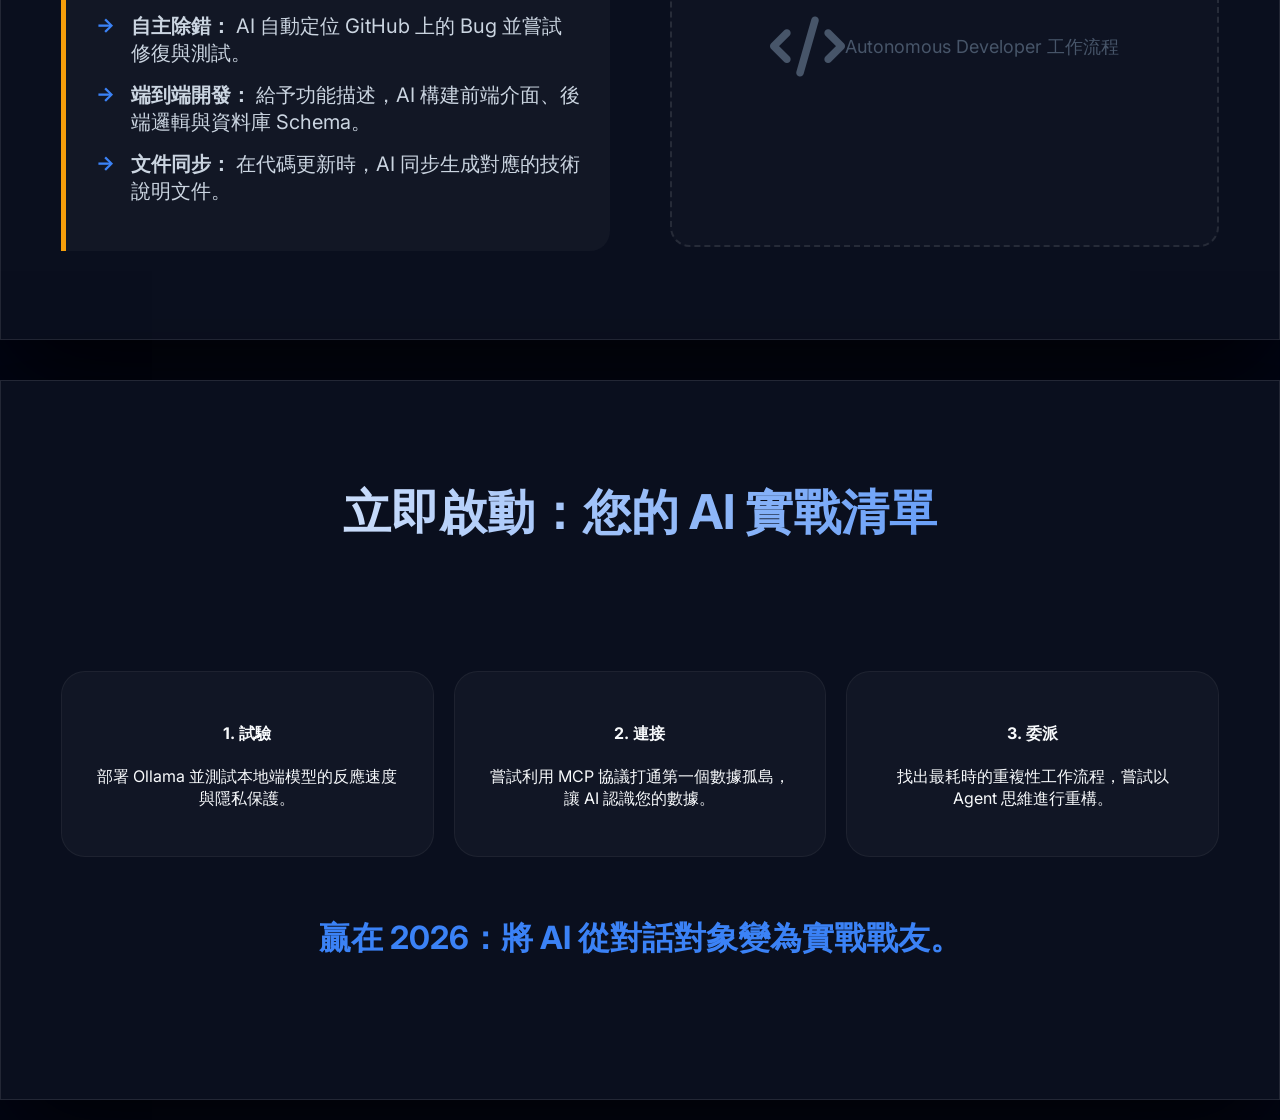
<file: html/index.html>
<!DOCTYPE html>
<html lang="zh-Hant">
<head>
    <meta charset="UTF-8">
    <meta name="viewport" content="width=device-width, initial-scale=1.0">
    <title>2026 AI 革命：從理論到實戰</title>
    <link rel="preconnect" href="https://fonts.googleapis.com">
    <link rel="preconnect" href="https://fonts.gstatic.com" crossorigin>
    <link href="https://fonts.googleapis.com/css2?family=Inter:wght@400;700&family=Noto+Sans+TC:wght@400;700&display=swap" rel="stylesheet">
    <link rel="stylesheet" href="https://cdnjs.cloudflare.com/ajax/libs/font-awesome/6.5.1/css/all.min.css">
    <style>
        * { box-sizing: border-box; }
        body { background-color: #020617; margin: 0; padding: 20px 0; display: grid; gap: 40px; grid-template-columns: 1fr; place-items: center; font-family: 'Inter', 'Noto+Sans+TC', sans-serif; }
        .slide-container { width: 1280px; height: 720px; background-color: #0A0F1E; color: #F8FAFC; padding: 60px; overflow: hidden; position: relative; display: flex; flex-direction: column; border: 1px solid rgba(255, 255, 255, 0.1); box-shadow: 0 40px 100px rgba(0,0,0,0.8); }
        .slide-title { font-size: 48px; margin-bottom: 30px; background: linear-gradient(90deg, #F8FAFC 0%, #3B82F6 100%); -webkit-background-clip: text; -webkit-text-fill-color: transparent; z-index: 2; font-weight: 700; }
        .content-area { flex-grow: 1; display: flex; flex-direction: column; justify-content: center; width: 100%; z-index: 2; }
        .two-column { display: grid; grid-template-columns: 1fr 1fr; gap: 60px; align-items: center; }
        .placeholder-box { border-radius: 20px; border: 2px dashed rgba(255, 255, 255, 0.1); height: 400px; display: flex; align-items: center; justify-content: center; background: rgba(255, 255, 255, 0.02); color: #475569; font-size: 18px; }
        .tile { background: rgba(255, 255, 255, 0.03); border: 1px solid rgba(255, 255, 255, 0.05); padding: 30px; border-radius: 24px; }
        .case-card { background: rgba(255, 255, 255, 0.03); border-left: 5px solid #3B82F6; padding: 30px; border-radius: 0 20px 20px 0; }
        .case-card h3 { font-size: 32px; color: #3B82F6; margin-bottom: 15px; }
        .tag { display: inline-block; background: rgba(59, 130, 246, 0.2); color: #60A5FA; padding: 5px 15px; border-radius: 50px; font-size: 14px; margin-bottom: 20px; text-transform: uppercase; }
        ul { list-style: none; padding: 0; }
        li { margin-bottom: 15px; padding-left: 35px; position: relative; font-size: 20px; color: #CBD5E1; }
        li::before { content: '→'; position: absolute; left: 0; color: #3B82F6; font-weight: 700; }
        .stats-highlight { font-size: 120px; font-weight: 700; color: #10B981; line-height: 1; }
    </style>
</head>
<body>

<div class="slide-container">
    <div style="text-align: center; height: 100%; display: flex; flex-direction: column; justify-content: center;">
        <p style="font-size: 28px; color: #3B82F6; letter-spacing: 4px; font-weight: 500;">FUTURE OF AI 2026</p>
        <h1 style="font-size: 84px; margin: 20px 0; font-weight: 700;">從「對話」到「行動」</h1>
        <p style="font-size: 24px; color: #94A3B8;">掌握 Agentic Workflow 與自主智能體實戰</p>
    </div>
</div>

<div class="slide-container">
    <div style="text-align: center; justify-content: center; display: flex; flex-direction: column; height: 100%;">
        <h2 style="font-size: 72px; color: #F8FAFC;">01 核心趨勢：<br>AI 的下一個黃金時代</h2>
        <div style="width: 100px; height: 6px; background: #3B82F6; margin: 40px auto;"></div>
    </div>
</div>

<div class="slide-container">
    <h2 class="slide-title">關鍵轉向：自主性的誕生</h2>
    <div class="content-area">
        <div class="two-column">
            <div>
                <ul>
                    <li><strong>主動執行：</strong> AI 不再只是等待提問，而是能根據目標自主拆解步驟。</li>
                    <li><strong>工具調度：</strong> 透過 MCP 協議，AI 具備了操控軟體與資料庫的權限。</li>
                    <li><strong>長期任務：</strong> 能夠處理跨越多個軟體、耗時較長的複雜工作流。</li>
                </ul>
            </div>
            <div class="placeholder-box">
                <i class="fa-solid fa-robot" style="font-size: 60px; margin-bottom: 20px;"></i>
                <span>視覺化架構圖：自主執行流程</span>
            </div>
        </div>
    </div>
</div>

<div class="slide-container">
    <h2 class="slide-title">2024 聊天機器人 vs 2026 智能代理</h2>
    <div class="content-area">
        <div class="two-column">
            <div class="tile">
                <h3 style="color: #94A3B8;">過去：對話中心</h3>
                <p>提供建議、撰寫草稿、需要頻繁的人工複製貼上。AI 是「諮詢者」。</p>
            </div>
            <div class="tile" style="border-color: #3B82F6; background: rgba(59, 130, 246, 0.05);">
                <h3 style="color: #3B82F6;">現在：行動導向</h3>
                <p>自動對帳、跨軟體操作、交付完整成果。AI 是「代理人」。</p>
            </div>
        </div>
    </div>
</div>

<div class="slide-container">
    <h2 class="slide-title">MCP：打通數據孤島的關鍵</h2>
    <div class="content-area">
        <div class="two-column">
            <div class="placeholder-box">
                <i class="fa-solid fa-plug-circle-bolt" style="font-size: 60px;"></i>
                <span>MCP 協議：模型與數據的通用連接器</span>
            </div>
            <div>
                <h3>Model Context Protocol</h3>
                <p>這是一個通用的「插座」，讓不同模型可以安全、標準化地存取您的企業數據（如 Slack, Drive, GitHub）。</p>
                <p><strong>價值：</strong> 讓 AI 終於擁有了完整的上下文意識與即時數據庫。</p>
            </div>
        </div>
    </div>
</div>

<div class="slide-container">
    <h2 class="slide-title">Agent 的核心運作架構</h2>
    <div class="content-area">
        <div style="display: grid; grid-template-columns: repeat(3, 1fr); gap: 20px;">
            <div class="tile">
                <i class="fa-solid fa-brain" style="font-size: 40px; color: #3B82F6; margin-bottom: 20px;"></i>
                <h4>規劃 (Planning)</h4>
                <p>將宏大目標拆解成可執行的子任務清單。</p>
            </div>
            <div class="tile">
                <i class="fa-solid fa-wrench" style="font-size: 40px; color: #10B981; margin-bottom: 20px;"></i>
                <h4>工具調用 (Tools)</h4>
                <p>自動選擇並執行 API、腳本或瀏覽器操作。</p>
            </div>
            <div class="tile">
                <i class="fa-solid fa-arrows-rotate" style="font-size: 40px; color: #F59E0B; margin-bottom: 20px;"></i>
                <h4>自我修正 (Reflection)</h4>
                <p>執行後檢查錯誤，根據結果動態調整下一步。</p>
            </div>
        </div>
    </div>
</div>

<div class="slide-container">
    <h2 class="slide-title">生產力的量變到質變</h2>
    <div class="content-area">
        <div class="two-column">
            <div>
                <div class="stats-highlight">91%</div>
                <p style="font-size: 24px;">重複性行政流程的自動化率</p>
            </div>
            <div>
                <p>在 Agentic Workflow 的架構下，原本需要 4 小時的手工報表與跨部門對帳工作，現在僅需 15 分鐘的後台執行加上 5 分鐘的人工確認。</p>
            </div>
        </div>
    </div>
</div>

<div class="slide-container">
    <h2 class="slide-title">隱私與速度：本地 AI 的崛起</h2>
    <div class="content-area">
        <p>並非所有機密都需要上雲端。2026 年的主流是「混合部署」。</p>
        <div class="tile" style="margin-top: 20px;">
            <p><strong>本地處理 (Ollama)：</strong> 處理核心機密數據、公司私人合約，確保資料不落地。</p>
            <p><strong>雲端調度：</strong> 處理需要超強邏輯的大型專案規劃或跨國協作。</p>
        </div>
    </div>
</div>

<div class="slide-container">
    <h2 class="slide-title">實戰案例一：全通路智慧客服代理</h2>
    <div class="content-area">
        <div class="two-column">
            <div class="case-card">
                <span class="tag">零售與電商</span>
                <h3>「從回覆問題到解決問題」</h3>
                <ul>
                    <li><strong>自主查單：</strong> AI 直接進入後台查詢物流與退貨進度。</li>
                    <li><strong>自動補發：</strong> 在授權範圍內，AI 可主動為用戶執行補發或退款操作。</li>
                    <li><strong>多國翻譯：</strong> 基於即時翻譯模型，提供跨語言的無縫溝通體驗。</li>
                </ul>
            </div>
            <div class="placeholder-box">
                <i class="fa-solid fa-headset" style="font-size: 60px;"></i>
                <span>智慧客服系統界面演示</span>
            </div>
        </div>
    </div>
</div>

<div class="slide-container">
    <h2 class="slide-title">實戰案例二：自主供應鏈與庫存管理</h2>
    <div class="content-area">
        <div class="two-column">
            <div class="placeholder-box">
                <i class="fa-solid fa-boxes-stacked" style="font-size: 60px;"></i>
                <span>供應鏈數據監測看板</span>
            </div>
            <div class="case-card" style="border-left-color: #10B981;">
                <span class="tag">供應鏈管理</span>
                <h3>「24/7 的數據自動化巡邏」</h3>
                <ul>
                    <li><strong>預判需求：</strong> 結合市場趨勢自動調整庫存水位。</li>
                    <li><strong>自動採購：</strong> 庫存低於警戒線時，AI 自動向供應商詢價並草擬訂單。</li>
                    <li><strong>異常報警：</strong> 當物流出現延遲風險，AI 自動重新調度備用運輸資源。</li>
                </ul>
            </div>
        </div>
    </div>
</div>

<div class="slide-container">
    <h2 class="slide-title">實戰案例三：自主軟體工程與開發</h2>
    <div class="content-area">
        <div class="two-column">
            <div class="case-card" style="border-left-color: #F59E0B;">
                <span class="tag">IT 與軟體開發</span>
                <h3>「交付功能，而非只是代碼片段」</h3>
                <ul>
                    <li><strong>自主除錯：</strong> AI 自動定位 GitHub 上的 Bug 並嘗試修復與測試。</li>
                    <li><strong>端到端開發：</strong> 給予功能描述，AI 構建前端介面、後端邏輯與資料庫 Schema。</li>
                    <li><strong>文件同步：</strong> 在代碼更新時，AI 同步生成對應的技術說明文件。</li>
                </ul>
            </div>
            <div class="placeholder-box">
                <i class="fa-solid fa-code" style="font-size: 60px;"></i>
                <span>Autonomous Developer 工作流程</span>
            </div>
        </div>
    </div>
</div>

<div class="slide-container" style="text-align: center;">
    <h2 class="slide-title">立即啟動：您的 AI 實戰清單</h2>
    <div class="content-area">
        <div style="display: grid; grid-template-columns: repeat(3, 1fr); gap: 20px; margin-top: 40px;">
            <div class="tile"><h4>1. 試驗</h4><p>部署 Ollama 並測試本地端模型的反應速度與隱私保護。</p></div>
            <div class="tile"><h4>2. 連接</h4><p>嘗試利用 MCP 協議打通第一個數據孤島，讓 AI 認識您的數據。</p></div>
            <div class="tile"><h4>3. 委派</h4><p>找出最耗時的重複性工作流程，嘗試以 Agent 思維進行重構。</p></div>
        </div>
        <h1 style="margin-top: 60px; font-size: 32px; color: #3B82F6;">贏在 2026：將 AI 從對話對象變為實戰戰友。</h1>
    </div>
</div>

</body>
</html>
</file>
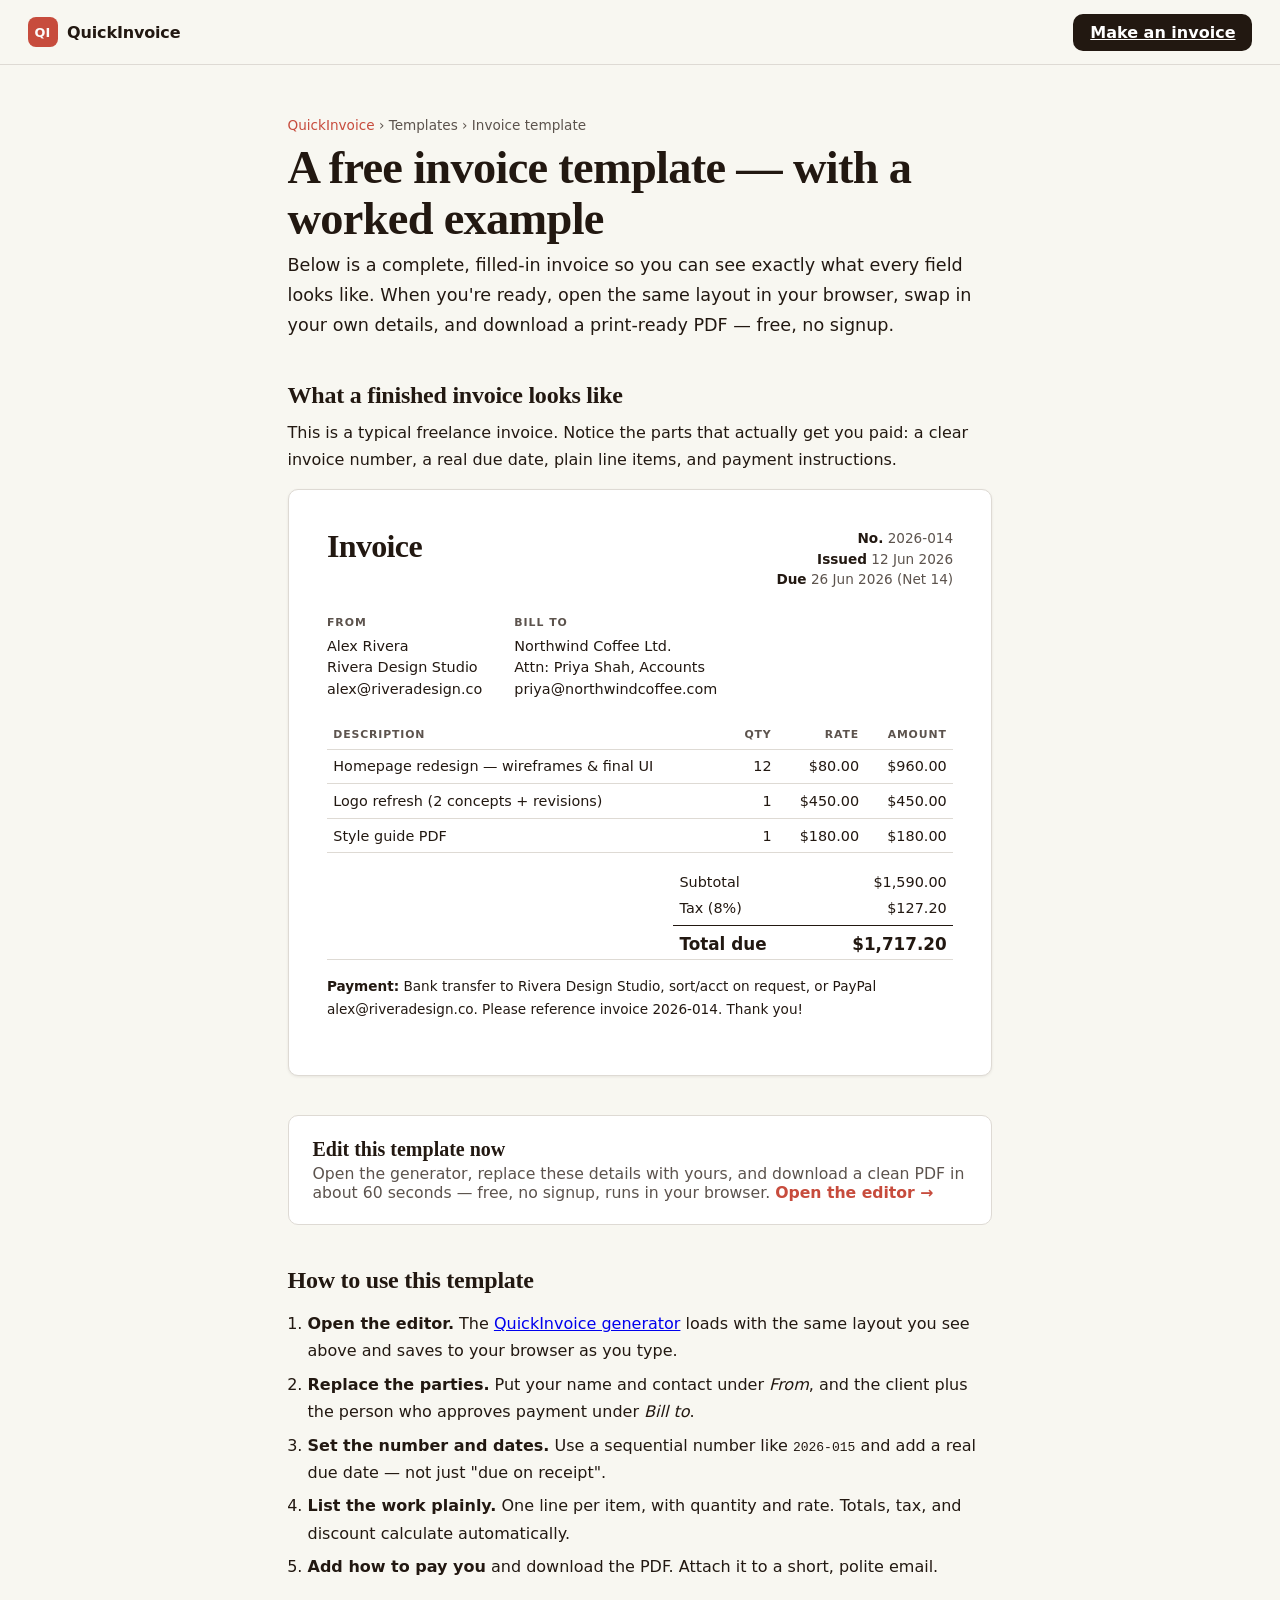
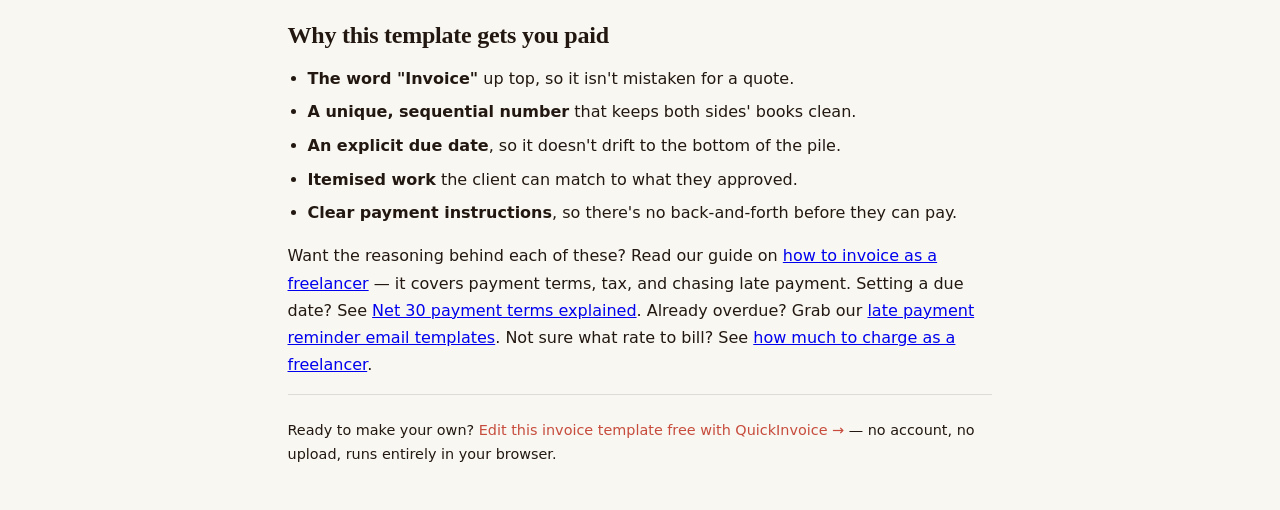
<file: docs/quickinvoice/invoice-template/index.html>
<!DOCTYPE html>
<html lang="en">
<head>
  <meta charset="UTF-8" />
  <meta name="viewport" content="width=device-width, initial-scale=1.0" />
  <title>Free Invoice Template (with a Filled Example) — Edit & Download as PDF</title>
  <meta name="description" content="A free invoice template you can fill in and download as a PDF — no signup. See a complete worked example, then edit the same layout in the browser. Built for freelancers and small businesses." />

  <meta property="og:title" content="Free Invoice Template — with a Filled Example" />
  <meta property="og:description" content="See exactly what a finished invoice looks like, then edit the same template in your browser and download a PDF. Free, no signup." />
  <meta property="og:type" content="article" />
  <meta property="og:url" content="https://nohunt-bot.github.io/claude/quickinvoice/invoice-template/" />

  <meta name="twitter:card" content="summary" />
  <meta name="twitter:title" content="Free Invoice Template — with a Filled Example" />
  <meta name="twitter:description" content="See a finished invoice, then edit the same template in your browser and download a PDF. Free, no signup." />

  <link rel="canonical" href="https://nohunt-bot.github.io/claude/quickinvoice/invoice-template/" />
  <link rel="stylesheet" href="../styles.css" />
  <style>
    .guide-wrap { max-width: 760px; margin: 0 auto; padding: var(--space); }
    .guide-crumb { font-size: 0.85rem; color: var(--ink-soft); margin: 1.5rem 0 0; }
    .guide-crumb a { color: var(--accent); text-decoration: none; }
    .guide-crumb a:hover { text-decoration: underline; }
    .guide-article h1 {
      font-family: var(--serif); font-weight: 600; line-height: 1.1;
      font-size: clamp(1.9rem, 1.3rem + 2.6vw, 2.9rem);
      letter-spacing: -0.015em; margin: 0.6rem 0 0.4rem;
    }
    .guide-lede { font-size: 1.1rem; line-height: 1.6; color: var(--ink-soft); margin: 0 0 2rem; }
    .guide-article h2 {
      font-family: var(--serif); font-weight: 600; letter-spacing: -0.01em;
      font-size: 1.5rem; margin: 2.6rem 0 0.6rem;
    }
    .guide-article p { line-height: 1.7; color: var(--ink); margin: 0 0 1rem; }
    .guide-article ul, .guide-article ol { line-height: 1.7; color: var(--ink); padding-left: 1.25rem; }
    .guide-article li { margin-bottom: 0.4rem; }
    .guide-article strong { font-weight: 650; }

    /* Sample invoice — mirrors the generator's PDF layout */
    .sample {
      background: var(--surface); border: 1px solid var(--line); border-radius: var(--r);
      padding: clamp(1.2rem, 0.6rem + 2.4vw, 2.4rem); margin: 0.5rem 0 1rem;
      box-shadow: 0 1px 3px color-mix(in oklch, var(--ink) 8%, transparent);
    }
    .sample-top { display: flex; justify-content: space-between; gap: 1rem; flex-wrap: wrap; align-items: flex-start; }
    .sample-title { font-family: var(--serif); font-size: 2rem; letter-spacing: -0.02em; margin: 0; }
    .sample-meta { text-align: right; font-size: 0.85rem; color: var(--ink-soft); line-height: 1.5; }
    .sample-meta strong { color: var(--ink); }
    .sample-parties { display: flex; gap: 2rem; flex-wrap: wrap; margin: 1.6rem 0 1.2rem; }
    .sample-party { font-size: 0.9rem; line-height: 1.5; }
    .sample-party .lbl-cap { font-size: 0.68rem; text-transform: uppercase; letter-spacing: 0.09em; color: var(--ink-soft); font-weight: 650; display: block; margin-bottom: 0.25rem; }
    .sample table { width: 100%; border-collapse: collapse; font-size: 0.9rem; margin-top: 0.5rem; }
    .sample th { text-align: left; font-size: 0.68rem; text-transform: uppercase; letter-spacing: 0.08em; color: var(--ink-soft); border-bottom: 1.5px solid var(--line); padding: 0.5rem 0.4rem; }
    .sample th.num, .sample td.num { text-align: right; }
    .sample td { padding: 0.55rem 0.4rem; border-bottom: 1px solid var(--line); }
    .sample-totals { margin-left: auto; width: min(280px, 100%); margin-top: 1rem; font-size: 0.9rem; }
    .sample-totals div { display: flex; justify-content: space-between; padding: 0.3rem 0.4rem; }
    .sample-totals .grand { border-top: 1.5px solid var(--ink); font-weight: 700; font-size: 1.05rem; margin-top: 0.3rem; padding-top: 0.5rem; }
    .sample-pay { margin-top: 1.4rem; font-size: 0.85rem; color: var(--ink-soft); border-top: 1px solid var(--line); padding-top: 0.9rem; }
    .sample-pay strong { color: var(--ink); }

    .guide-cta {
      display: block; margin: 2.4rem 0; padding: 1.4rem 1.5rem;
      background: var(--surface); border: 1px solid var(--line); border-radius: var(--r);
      text-decoration: none; color: var(--ink);
      transition: border-color .15s, transform .12s;
    }
    .guide-cta:hover { border-color: var(--accent); transform: translateY(-1px); }
    .guide-cta strong { display: block; font-family: var(--serif); font-size: 1.25rem; margin-bottom: 0.2rem; }
    .guide-cta span { color: var(--ink-soft); font-size: 0.98rem; }
    .guide-cta .guide-cta-arrow { color: var(--accent); font-weight: 650; }
    .guide-foot { margin: 3rem 0 2rem; padding-top: 1.4rem; border-top: 1px solid var(--line); font-size: 0.9rem; color: var(--ink-soft); }
    .guide-foot a { color: var(--accent); text-decoration: none; }
  </style>
</head>
<body>
  <header class="topbar">
    <a class="brand" href="../" style="text-decoration:none;color:inherit;">
      <span class="brand-mark">QI</span>
      <span class="brand-name">QuickInvoice</span>
    </a>
    <nav class="topbar-actions" aria-label="Primary">
      <a class="btn btn-solid" href="../">Make an invoice</a>
    </nav>
  </header>

  <main class="guide-wrap">
    <p class="guide-crumb"><a href="../">QuickInvoice</a> &rsaquo; Templates &rsaquo; Invoice template</p>

    <article class="guide-article">
      <h1>A free invoice template — with a worked example</h1>
      <p class="guide-lede">Below is a complete, filled-in invoice so you can see exactly what every
        field looks like. When you're ready, open the same layout in your browser, swap in your own
        details, and download a print-ready PDF — free, no signup.</p>

      <h2>What a finished invoice looks like</h2>
      <p>This is a typical freelance invoice. Notice the parts that actually get you paid: a clear
        invoice number, a real due date, plain line items, and payment instructions.</p>

      <div class="sample" aria-label="Example invoice">
        <div class="sample-top">
          <h3 class="sample-title">Invoice</h3>
          <div class="sample-meta">
            <div><strong>No.</strong> 2026-014</div>
            <div><strong>Issued</strong> 12 Jun 2026</div>
            <div><strong>Due</strong> 26 Jun 2026 (Net 14)</div>
          </div>
        </div>

        <div class="sample-parties">
          <div class="sample-party">
            <span class="lbl-cap">From</span>
            Alex Rivera<br />Rivera Design Studio<br />alex@riveradesign.co
          </div>
          <div class="sample-party">
            <span class="lbl-cap">Bill to</span>
            Northwind Coffee Ltd.<br />Attn: Priya Shah, Accounts<br />priya@northwindcoffee.com
          </div>
        </div>

        <table>
          <thead>
            <tr><th>Description</th><th class="num">Qty</th><th class="num">Rate</th><th class="num">Amount</th></tr>
          </thead>
          <tbody>
            <tr><td>Homepage redesign — wireframes &amp; final UI</td><td class="num">12</td><td class="num">$80.00</td><td class="num">$960.00</td></tr>
            <tr><td>Logo refresh (2 concepts + revisions)</td><td class="num">1</td><td class="num">$450.00</td><td class="num">$450.00</td></tr>
            <tr><td>Style guide PDF</td><td class="num">1</td><td class="num">$180.00</td><td class="num">$180.00</td></tr>
          </tbody>
        </table>

        <div class="sample-totals">
          <div><span>Subtotal</span><span>$1,590.00</span></div>
          <div><span>Tax (8%)</span><span>$127.20</span></div>
          <div class="grand"><span>Total due</span><span>$1,717.20</span></div>
        </div>

        <p class="sample-pay"><strong>Payment:</strong> Bank transfer to Rivera Design Studio,
          sort/acct on request, or PayPal alex@riveradesign.co. Please reference invoice 2026-014.
          Thank you!</p>
      </div>

      <a class="guide-cta" href="../">
        <strong>Edit this template now</strong>
        <span>Open the generator, replace these details with yours, and download a clean PDF in about
          60 seconds — free, no signup, runs in your browser.
        <span class="guide-cta-arrow">Open the editor &rarr;</span></span>
      </a>

      <h2>How to use this template</h2>
      <ol>
        <li><strong>Open the editor.</strong> The <a href="../">QuickInvoice generator</a> loads with the
          same layout you see above and saves to your browser as you type.</li>
        <li><strong>Replace the parties.</strong> Put your name and contact under <em>From</em>, and the
          client plus the person who approves payment under <em>Bill to</em>.</li>
        <li><strong>Set the number and dates.</strong> Use a sequential number like <code>2026-015</code>
          and add a real due date — not just "due on receipt".</li>
        <li><strong>List the work plainly.</strong> One line per item, with quantity and rate. Totals,
          tax, and discount calculate automatically.</li>
        <li><strong>Add how to pay you</strong> and download the PDF. Attach it to a short, polite email.</li>
      </ol>

      <h2>Why this template gets you paid</h2>
      <ul>
        <li><strong>The word "Invoice"</strong> up top, so it isn't mistaken for a quote.</li>
        <li><strong>A unique, sequential number</strong> that keeps both sides' books clean.</li>
        <li><strong>An explicit due date</strong>, so it doesn't drift to the bottom of the pile.</li>
        <li><strong>Itemised work</strong> the client can match to what they approved.</li>
        <li><strong>Clear payment instructions</strong>, so there's no back-and-forth before they can pay.</li>
      </ul>
      <p>Want the reasoning behind each of these? Read our guide on
        <a href="../guide/how-to-invoice-as-a-freelancer/">how to invoice as a freelancer</a> — it
        covers payment terms, tax, and chasing late payment. Setting a due date? See
        <a href="../guide/net-30-payment-terms-explained/">Net 30 payment terms explained</a>. Already overdue?
        Grab our <a href="../guide/how-to-write-a-late-payment-reminder-email/">late payment reminder email templates</a>.
        Not sure what rate to bill? See <a href="../guide/how-much-to-charge-as-a-freelancer/">how much to charge as a freelancer</a>.</p>

      <p class="guide-foot">Ready to make your own? <a href="../">Edit this invoice template free with QuickInvoice &rarr;</a>
        — no account, no upload, runs entirely in your browser.</p>
    </article>
  </main>

  <script type="application/ld+json">
  {
    "@context": "https://schema.org",
    "@type": "Article",
    "headline": "Free Invoice Template — with a Filled Example",
    "description": "A free, editable invoice template with a complete worked example. Edit it in your browser and download a PDF — no signup.",
    "author": { "@type": "Organization", "name": "QuickInvoice" },
    "publisher": { "@type": "Organization", "name": "QuickInvoice" },
    "datePublished": "2026-06-12",
    "dateModified": "2026-06-12",
    "mainEntityOfPage": "https://nohunt-bot.github.io/claude/quickinvoice/invoice-template/"
  }
  </script>
  <script type="application/ld+json">
  {
    "@context": "https://schema.org",
    "@type": "HowTo",
    "name": "How to use the QuickInvoice invoice template",
    "description": "Fill in a free invoice template in your browser and download it as a PDF.",
    "step": [
      { "@type": "HowToStep", "position": 1, "name": "Open the editor", "text": "Open the QuickInvoice generator, which loads with the same template layout." },
      { "@type": "HowToStep", "position": 2, "name": "Replace the parties", "text": "Add your details under From and the client under Bill to." },
      { "@type": "HowToStep", "position": 3, "name": "Set the number and dates", "text": "Use a sequential invoice number and add a real due date." },
      { "@type": "HowToStep", "position": 4, "name": "List the work", "text": "Add one line per item with quantity and rate; totals calculate automatically." },
      { "@type": "HowToStep", "position": 5, "name": "Add payment details and download", "text": "Add how to pay you and download the print-ready PDF." }
    ]
  }
  </script>
  <script type="application/ld+json">
  {
    "@context": "https://schema.org",
    "@type": "BreadcrumbList",
    "itemListElement": [
      { "@type": "ListItem", "position": 1, "name": "QuickInvoice", "item": "https://nohunt-bot.github.io/claude/quickinvoice/" },
      { "@type": "ListItem", "position": 2, "name": "Invoice template", "item": "https://nohunt-bot.github.io/claude/quickinvoice/invoice-template/" }
    ]
  }
  </script>
</body>
</html>
</file>
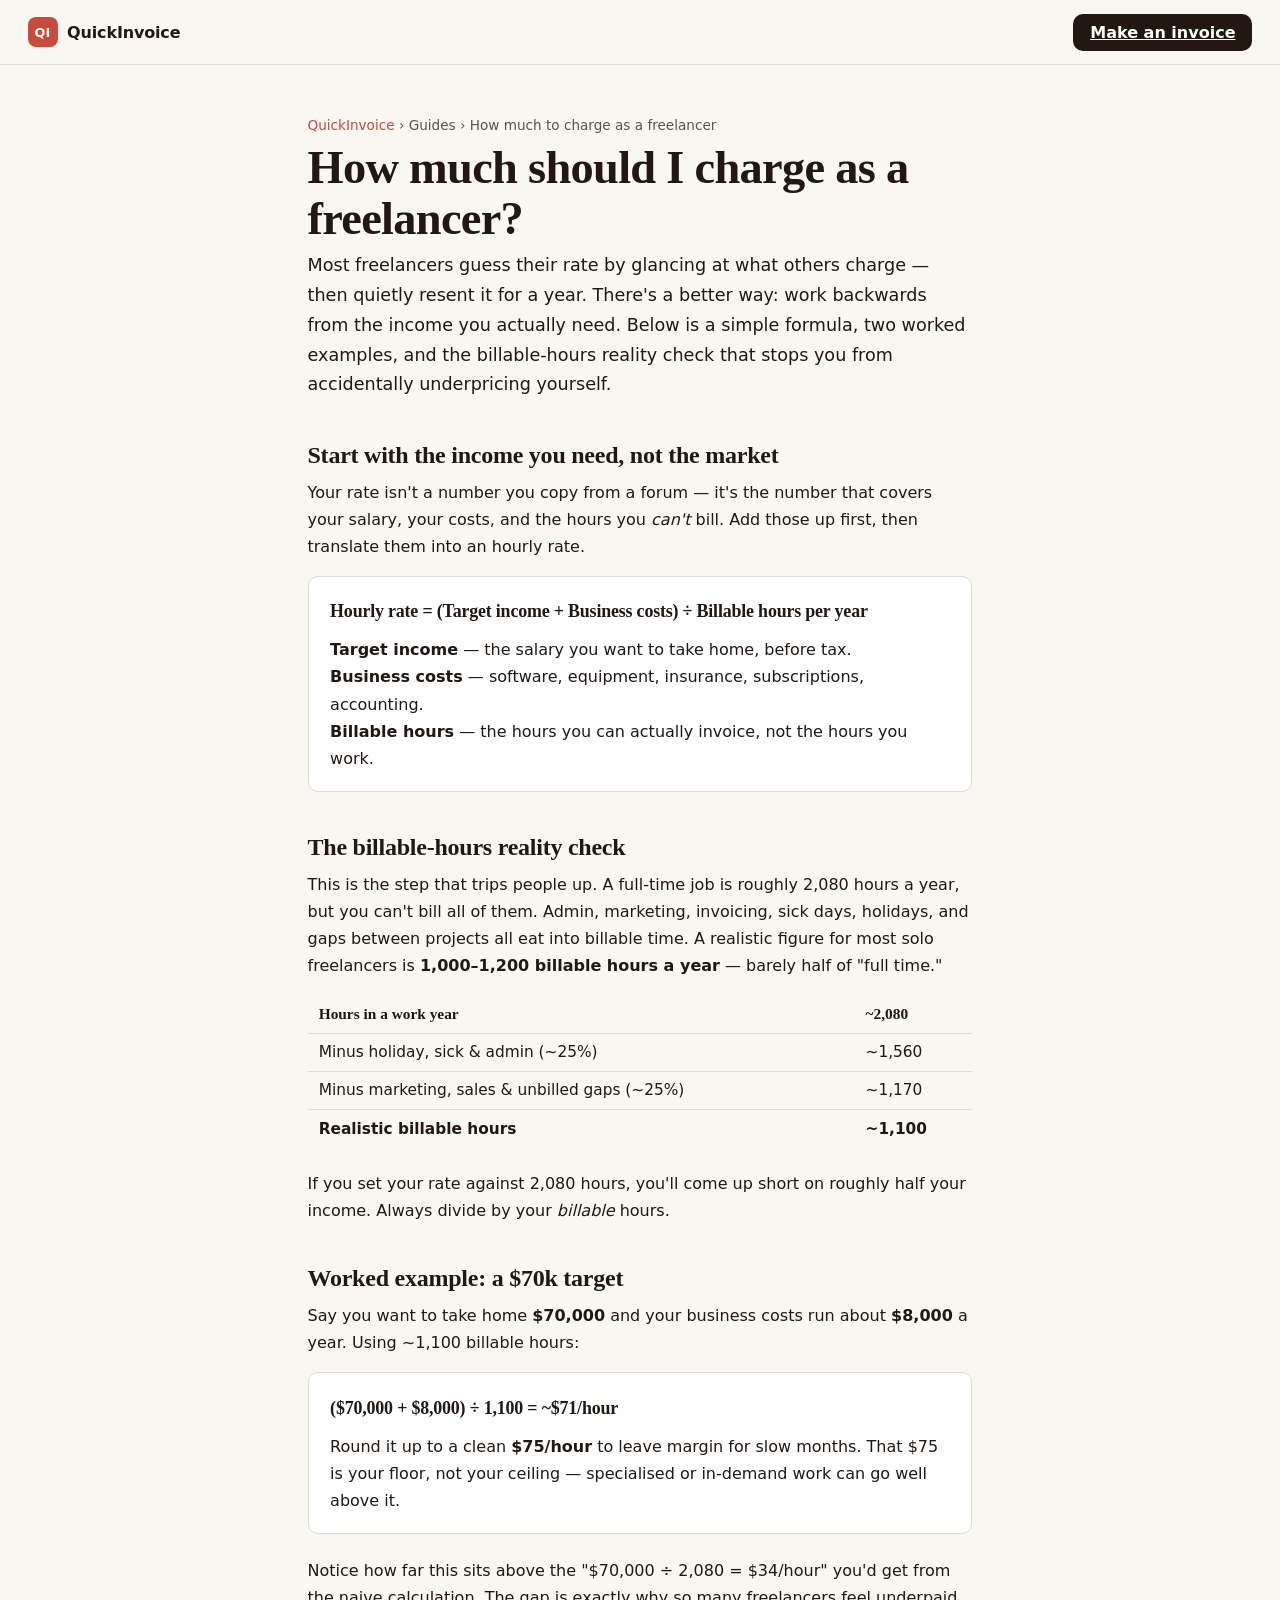
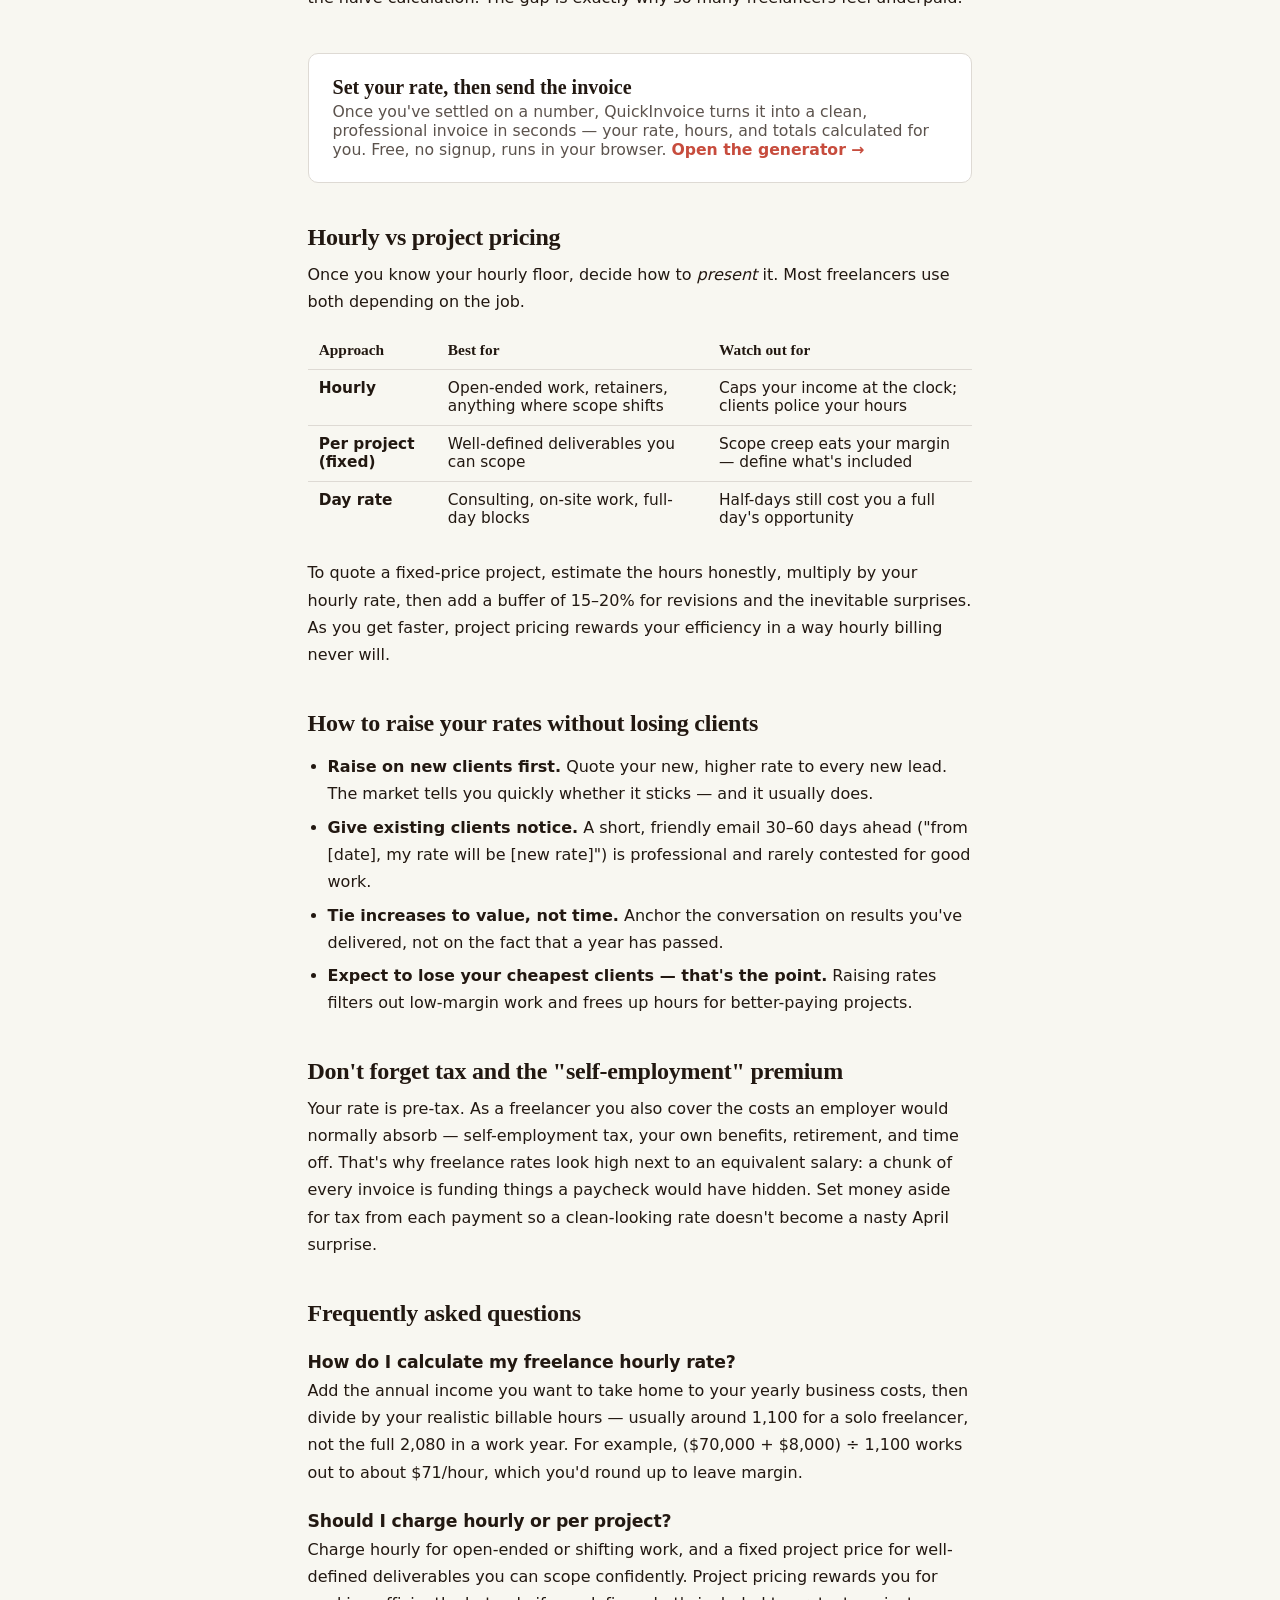
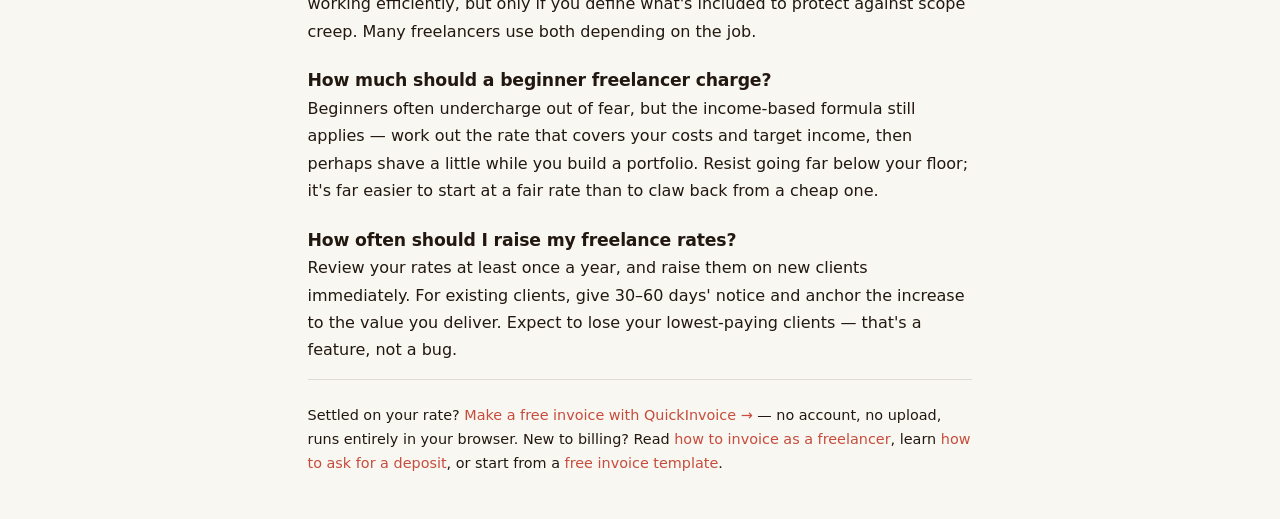
<file: docs/quickinvoice/guide/how-much-to-charge-as-a-freelancer/index.html>
<!DOCTYPE html>
<html lang="en">
<head>
  <meta charset="UTF-8" />
  <meta name="viewport" content="width=device-width, initial-scale=1.0" />
  <title>How Much Should I Charge as a Freelancer? (Rate Formula + Examples, 2026)</title>
  <meta name="description" content="A simple formula to set your freelance rate from the income you actually need — plus how to choose between hourly and project pricing, and how to raise your rates without losing clients." />

  <meta property="og:title" content="How Much Should I Charge as a Freelancer? (Rate Formula + Examples)" />
  <meta property="og:description" content="Work out your freelance hourly and project rates from the income you need — with a clear formula, worked examples, and a billable-hours reality check. Free, no-signup invoice generator included." />
  <meta property="og:type" content="article" />
  <meta property="og:url" content="https://nohunt-bot.github.io/claude/quickinvoice/guide/how-much-to-charge-as-a-freelancer/" />

  <meta name="twitter:card" content="summary" />
  <meta name="twitter:title" content="How Much Should I Charge as a Freelancer?" />
  <meta name="twitter:description" content="A simple formula to set your freelance rate from the income you need, plus hourly vs project pricing and how to raise rates." />

  <link rel="canonical" href="https://nohunt-bot.github.io/claude/quickinvoice/guide/how-much-to-charge-as-a-freelancer/" />
  <link rel="stylesheet" href="../../styles.css" />
  <style>
    .guide-wrap { max-width: 720px; margin: 0 auto; padding: var(--space); }
    .guide-crumb { font-size: 0.85rem; color: var(--ink-soft); margin: 1.5rem 0 0; }
    .guide-crumb a { color: var(--accent); text-decoration: none; }
    .guide-crumb a:hover { text-decoration: underline; }
    .guide-article h1 {
      font-family: var(--serif); font-weight: 600; line-height: 1.1;
      font-size: clamp(1.9rem, 1.3rem + 2.6vw, 2.9rem);
      letter-spacing: -0.015em; margin: 0.6rem 0 0.4rem;
    }
    .guide-lede { font-size: 1.1rem; line-height: 1.6; color: var(--ink-soft); margin: 0 0 2.2rem; }
    .guide-article h2 {
      font-family: var(--serif); font-weight: 600; letter-spacing: -0.01em;
      font-size: 1.5rem; margin: 2.6rem 0 0.6rem;
    }
    .guide-article h3 { font-size: 1.08rem; margin: 1.6rem 0 0.3rem; letter-spacing: -0.01em; }
    .guide-article p { line-height: 1.7; color: var(--ink); margin: 0 0 1rem; }
    .guide-article ul, .guide-article ol { line-height: 1.7; color: var(--ink); padding-left: 1.25rem; }
    .guide-article li { margin-bottom: 0.4rem; }
    .guide-article strong { font-weight: 650; }
    .terms-table {
      width: 100%; border-collapse: collapse; margin: 1rem 0 1.4rem; font-size: 0.96rem;
    }
    .terms-table th, .terms-table td {
      text-align: left; padding: 0.6rem 0.7rem; border-bottom: 1px solid var(--line); vertical-align: top;
    }
    .terms-table th { font-family: var(--serif); font-weight: 600; color: var(--ink); }
    .terms-table td { color: var(--ink); }
    .terms-table tr:last-child td { border-bottom: none; }
    .rate-formula {
      margin: 1rem 0 1.4rem; padding: 1.2rem 1.35rem;
      background: var(--surface); border: 1px solid var(--line); border-radius: var(--r);
      font-size: 1rem; line-height: 1.7; color: var(--ink);
    }
    .rate-formula .rate-eq { font-family: var(--serif); font-size: 1.12rem; font-weight: 600; margin: 0 0 0.6rem; letter-spacing: -0.01em; }
    .rate-formula p:last-child { margin-bottom: 0; }
    .guide-cta {
      display: block; margin: 2.6rem 0; padding: 1.4rem 1.5rem;
      background: var(--surface); border: 1px solid var(--line); border-radius: var(--r);
      text-decoration: none; color: var(--ink);
      transition: border-color .15s, transform .12s;
    }
    .guide-cta:hover { border-color: var(--accent); transform: translateY(-1px); }
    .guide-cta strong { display: block; font-family: var(--serif); font-size: 1.25rem; margin-bottom: 0.2rem; }
    .guide-cta span { color: var(--ink-soft); font-size: 0.98rem; }
    .guide-cta .guide-cta-arrow { color: var(--accent); font-weight: 650; }
    .guide-foot { margin: 3rem 0 2rem; padding-top: 1.4rem; border-top: 1px solid var(--line); font-size: 0.9rem; color: var(--ink-soft); }
    .guide-foot a { color: var(--accent); text-decoration: none; }
  </style>
</head>
<body>
  <header class="topbar">
    <a class="brand" href="../../" style="text-decoration:none;color:inherit;">
      <span class="brand-mark">QI</span>
      <span class="brand-name">QuickInvoice</span>
    </a>
    <nav class="topbar-actions" aria-label="Primary">
      <a class="btn btn-solid" href="../../">Make an invoice</a>
    </nav>
  </header>

  <main class="guide-wrap">
    <p class="guide-crumb"><a href="../../">QuickInvoice</a> &rsaquo; Guides &rsaquo; How much to charge as a freelancer</p>

    <article class="guide-article">
      <h1>How much should I charge as a freelancer?</h1>
      <p class="guide-lede">Most freelancers guess their rate by glancing at what others charge — then quietly
        resent it for a year. There's a better way: work backwards from the income you actually need. Below is
        a simple formula, two worked examples, and the billable-hours reality check that stops you from
        accidentally underpricing yourself.</p>

      <h2>Start with the income you need, not the market</h2>
      <p>Your rate isn't a number you copy from a forum — it's the number that covers your salary, your costs,
        and the hours you <em>can't</em> bill. Add those up first, then translate them into an hourly rate.</p>
      <div class="rate-formula">
        <p class="rate-eq">Hourly rate = (Target income + Business costs) &divide; Billable hours per year</p>
        <p><strong>Target income</strong> — the salary you want to take home, before tax.<br>
        <strong>Business costs</strong> — software, equipment, insurance, subscriptions, accounting.<br>
        <strong>Billable hours</strong> — the hours you can actually invoice, not the hours you work.</p>
      </div>

      <h2>The billable-hours reality check</h2>
      <p>This is the step that trips people up. A full-time job is roughly 2,080 hours a year, but you can't
        bill all of them. Admin, marketing, invoicing, sick days, holidays, and gaps between projects all eat
        into billable time. A realistic figure for most solo freelancers is <strong>1,000–1,200 billable hours
        a year</strong> — barely half of "full time."</p>
      <table class="terms-table">
        <thead>
          <tr><th>Hours in a work year</th><th>~2,080</th></tr>
        </thead>
        <tbody>
          <tr><td>Minus holiday, sick &amp; admin (~25%)</td><td>~1,560</td></tr>
          <tr><td>Minus marketing, sales &amp; unbilled gaps (~25%)</td><td>~1,170</td></tr>
          <tr><td><strong>Realistic billable hours</strong></td><td><strong>~1,100</strong></td></tr>
        </tbody>
      </table>
      <p>If you set your rate against 2,080 hours, you'll come up short on roughly half your income. Always
        divide by your <em>billable</em> hours.</p>

      <h2>Worked example: a $70k target</h2>
      <p>Say you want to take home <strong>$70,000</strong> and your business costs run about <strong>$8,000</strong>
        a year. Using ~1,100 billable hours:</p>
      <div class="rate-formula">
        <p class="rate-eq">($70,000 + $8,000) &divide; 1,100 = ~$71/hour</p>
        <p>Round it up to a clean <strong>$75/hour</strong> to leave margin for slow months. That $75 is your
          floor, not your ceiling — specialised or in-demand work can go well above it.</p>
      </div>
      <p>Notice how far this sits above the "$70,000 &divide; 2,080 = $34/hour" you'd get from the naive
        calculation. The gap is exactly why so many freelancers feel underpaid.</p>

      <a class="guide-cta" href="../../">
        <strong>Set your rate, then send the invoice</strong>
        <span>Once you've settled on a number, QuickInvoice turns it into a clean, professional invoice in seconds — your rate, hours, and totals calculated for you. Free, no signup, runs in your browser.
        <span class="guide-cta-arrow">Open the generator &rarr;</span></span>
      </a>

      <h2>Hourly vs project pricing</h2>
      <p>Once you know your hourly floor, decide how to <em>present</em> it. Most freelancers use both depending
        on the job.</p>
      <table class="terms-table">
        <thead>
          <tr><th>Approach</th><th>Best for</th><th>Watch out for</th></tr>
        </thead>
        <tbody>
          <tr><td><strong>Hourly</strong></td><td>Open-ended work, retainers, anything where scope shifts</td><td>Caps your income at the clock; clients police your hours</td></tr>
          <tr><td><strong>Per project (fixed)</strong></td><td>Well-defined deliverables you can scope</td><td>Scope creep eats your margin — define what's included</td></tr>
          <tr><td><strong>Day rate</strong></td><td>Consulting, on-site work, full-day blocks</td><td>Half-days still cost you a full day's opportunity</td></tr>
        </tbody>
      </table>
      <p>To quote a fixed-price project, estimate the hours honestly, multiply by your hourly rate, then add a
        buffer of 15–20% for revisions and the inevitable surprises. As you get faster, project pricing rewards
        your efficiency in a way hourly billing never will.</p>

      <h2>How to raise your rates without losing clients</h2>
      <ul>
        <li><strong>Raise on new clients first.</strong> Quote your new, higher rate to every new lead. The
          market tells you quickly whether it sticks — and it usually does.</li>
        <li><strong>Give existing clients notice.</strong> A short, friendly email 30–60 days ahead ("from
          [date], my rate will be [new rate]") is professional and rarely contested for good work.</li>
        <li><strong>Tie increases to value, not time.</strong> Anchor the conversation on results you've
          delivered, not on the fact that a year has passed.</li>
        <li><strong>Expect to lose your cheapest clients — that's the point.</strong> Raising rates filters out
          low-margin work and frees up hours for better-paying projects.</li>
      </ul>

      <h2>Don't forget tax and the "self-employment" premium</h2>
      <p>Your rate is pre-tax. As a freelancer you also cover the costs an employer would normally absorb —
        self-employment tax, your own benefits, retirement, and time off. That's why freelance rates look high
        next to an equivalent salary: a chunk of every invoice is funding things a paycheck would have hidden.
        Set money aside for tax from each payment so a clean-looking rate doesn't become a nasty April surprise.</p>

      <h2>Frequently asked questions</h2>
      <h3>How do I calculate my freelance hourly rate?</h3>
      <p>Add the annual income you want to take home to your yearly business costs, then divide by your
        realistic billable hours — usually around 1,100 for a solo freelancer, not the full 2,080 in a work
        year. For example, ($70,000 + $8,000) &divide; 1,100 works out to about $71/hour, which you'd round up
        to leave margin.</p>
      <h3>Should I charge hourly or per project?</h3>
      <p>Charge hourly for open-ended or shifting work, and a fixed project price for well-defined deliverables
        you can scope confidently. Project pricing rewards you for working efficiently, but only if you define
        what's included to protect against scope creep. Many freelancers use both depending on the job.</p>
      <h3>How much should a beginner freelancer charge?</h3>
      <p>Beginners often undercharge out of fear, but the income-based formula still applies — work out the rate
        that covers your costs and target income, then perhaps shave a little while you build a portfolio.
        Resist going far below your floor; it's far easier to start at a fair rate than to claw back from a
        cheap one.</p>
      <h3>How often should I raise my freelance rates?</h3>
      <p>Review your rates at least once a year, and raise them on new clients immediately. For existing
        clients, give 30–60 days' notice and anchor the increase to the value you deliver. Expect to lose your
        lowest-paying clients — that's a feature, not a bug.</p>

      <p class="guide-foot">Settled on your rate? <a href="../../">Make a free invoice with QuickInvoice &rarr;</a>
        — no account, no upload, runs entirely in your browser. New to billing? Read
        <a href="../how-to-invoice-as-a-freelancer/">how to invoice as a freelancer</a>, learn
        <a href="../how-to-ask-for-a-deposit-as-a-freelancer/">how to ask for a deposit</a>, or start from a
        <a href="../../invoice-template/">free invoice template</a>.</p>
    </article>
  </main>

  <script type="application/ld+json">
  {
    "@context": "https://schema.org",
    "@type": "Article",
    "headline": "How Much Should I Charge as a Freelancer? (Rate Formula + Examples)",
    "description": "A simple income-based formula to set your freelance hourly and project rates, with worked examples, a billable-hours reality check, and how to raise your rates without losing clients.",
    "author": { "@type": "Organization", "name": "QuickInvoice" },
    "publisher": { "@type": "Organization", "name": "QuickInvoice" },
    "datePublished": "2026-06-12",
    "dateModified": "2026-06-12",
    "mainEntityOfPage": "https://nohunt-bot.github.io/claude/quickinvoice/guide/how-much-to-charge-as-a-freelancer/"
  }
  </script>
  <script type="application/ld+json">
  {
    "@context": "https://schema.org",
    "@type": "FAQPage",
    "mainEntity": [
      {
        "@type": "Question",
        "name": "How do I calculate my freelance hourly rate?",
        "acceptedAnswer": { "@type": "Answer", "text": "Add the annual income you want to take home to your yearly business costs, then divide by your realistic billable hours — usually around 1,100 for a solo freelancer, not the full 2,080 in a work year. For example, ($70,000 + $8,000) divided by 1,100 works out to about $71/hour, which you would round up to leave margin." }
      },
      {
        "@type": "Question",
        "name": "Should I charge hourly or per project?",
        "acceptedAnswer": { "@type": "Answer", "text": "Charge hourly for open-ended or shifting work, and a fixed project price for well-defined deliverables you can scope confidently. Project pricing rewards efficiency, but only if you define what's included to protect against scope creep. Many freelancers use both depending on the job." }
      },
      {
        "@type": "Question",
        "name": "How much should a beginner freelancer charge?",
        "acceptedAnswer": { "@type": "Answer", "text": "Beginners often undercharge out of fear, but the income-based formula still applies — work out the rate that covers your costs and target income, then perhaps shave a little while you build a portfolio. Resist going far below your floor; it is far easier to start at a fair rate than to claw back from a cheap one." }
      },
      {
        "@type": "Question",
        "name": "How often should I raise my freelance rates?",
        "acceptedAnswer": { "@type": "Answer", "text": "Review your rates at least once a year, and raise them on new clients immediately. For existing clients, give 30–60 days' notice and anchor the increase to the value you deliver. Expect to lose your lowest-paying clients — that's a feature, not a bug." }
      }
    ]
  }
  </script>
  <script type="application/ld+json">
  {
    "@context": "https://schema.org",
    "@type": "BreadcrumbList",
    "itemListElement": [
      { "@type": "ListItem", "position": 1, "name": "QuickInvoice", "item": "https://nohunt-bot.github.io/claude/quickinvoice/" },
      { "@type": "ListItem", "position": 2, "name": "How much to charge as a freelancer", "item": "https://nohunt-bot.github.io/claude/quickinvoice/guide/how-much-to-charge-as-a-freelancer/" }
    ]
  }
  </script>
</body>
</html>
</file>
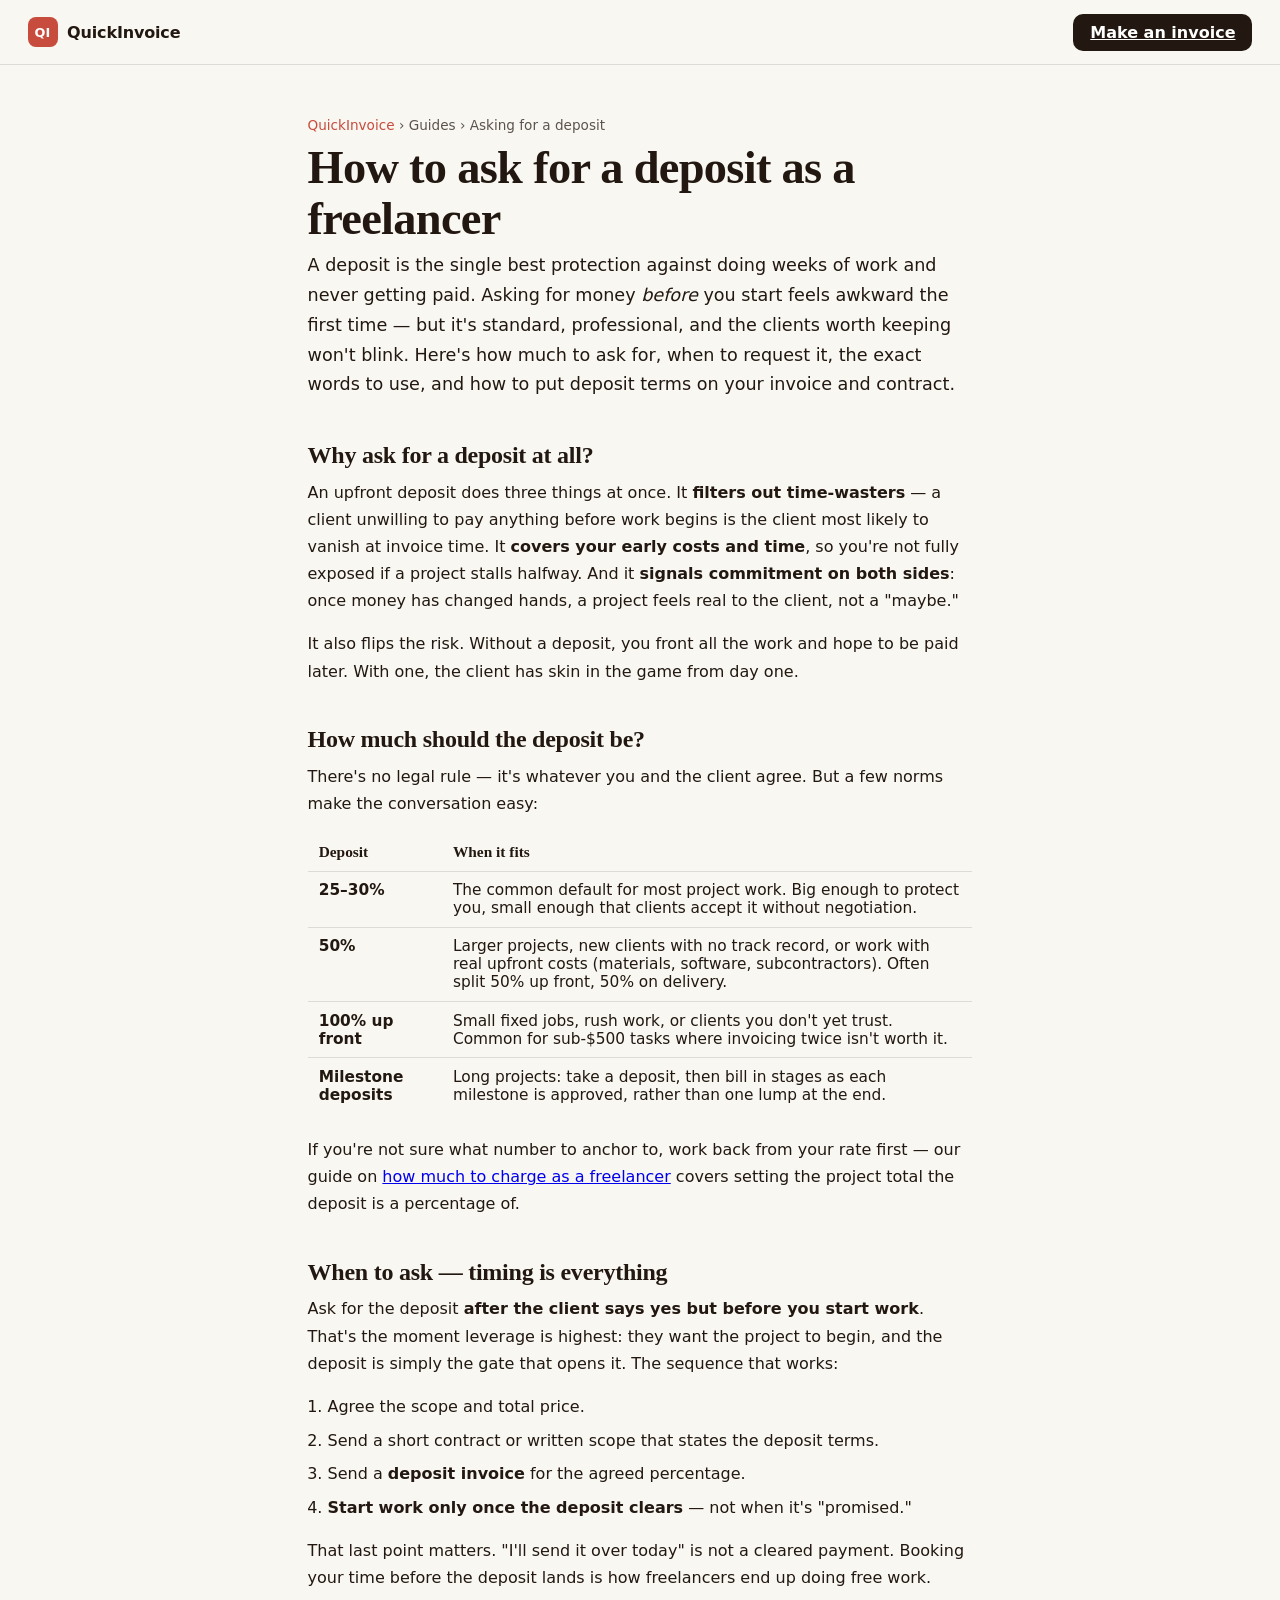
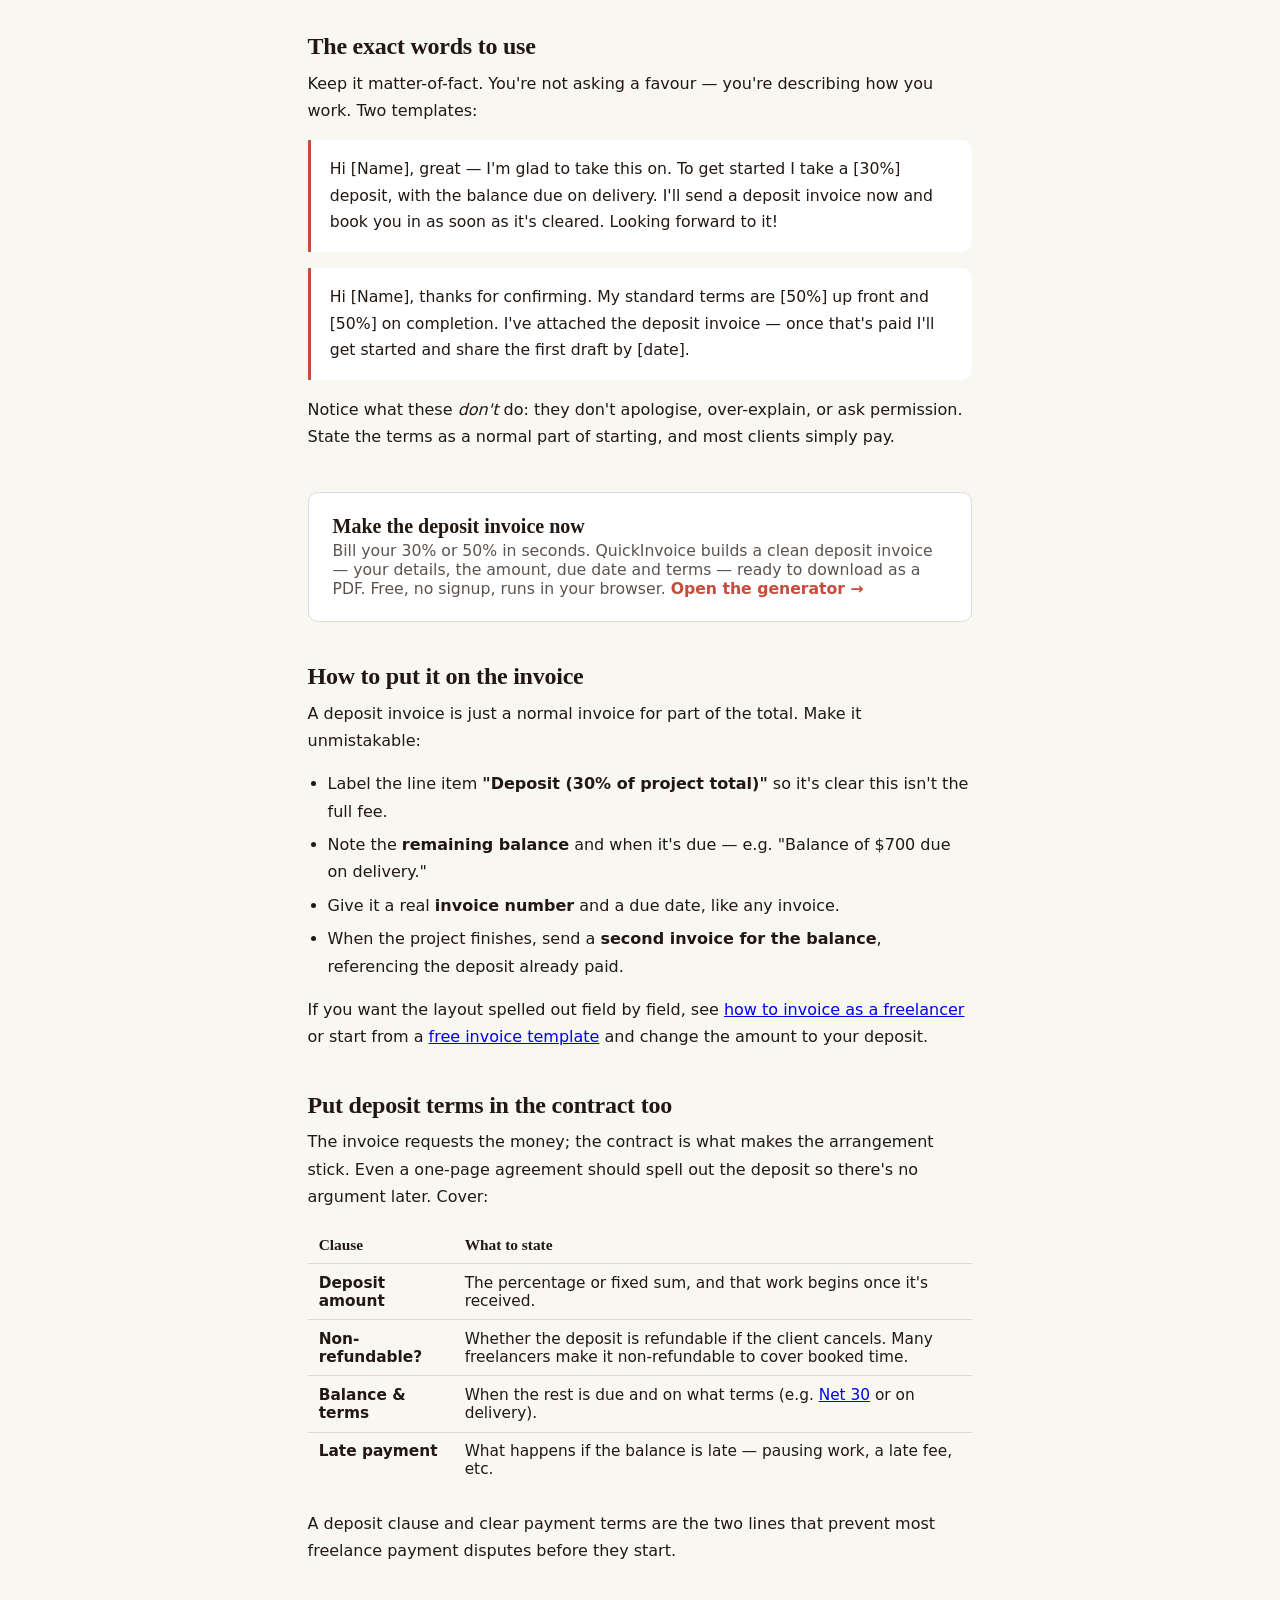
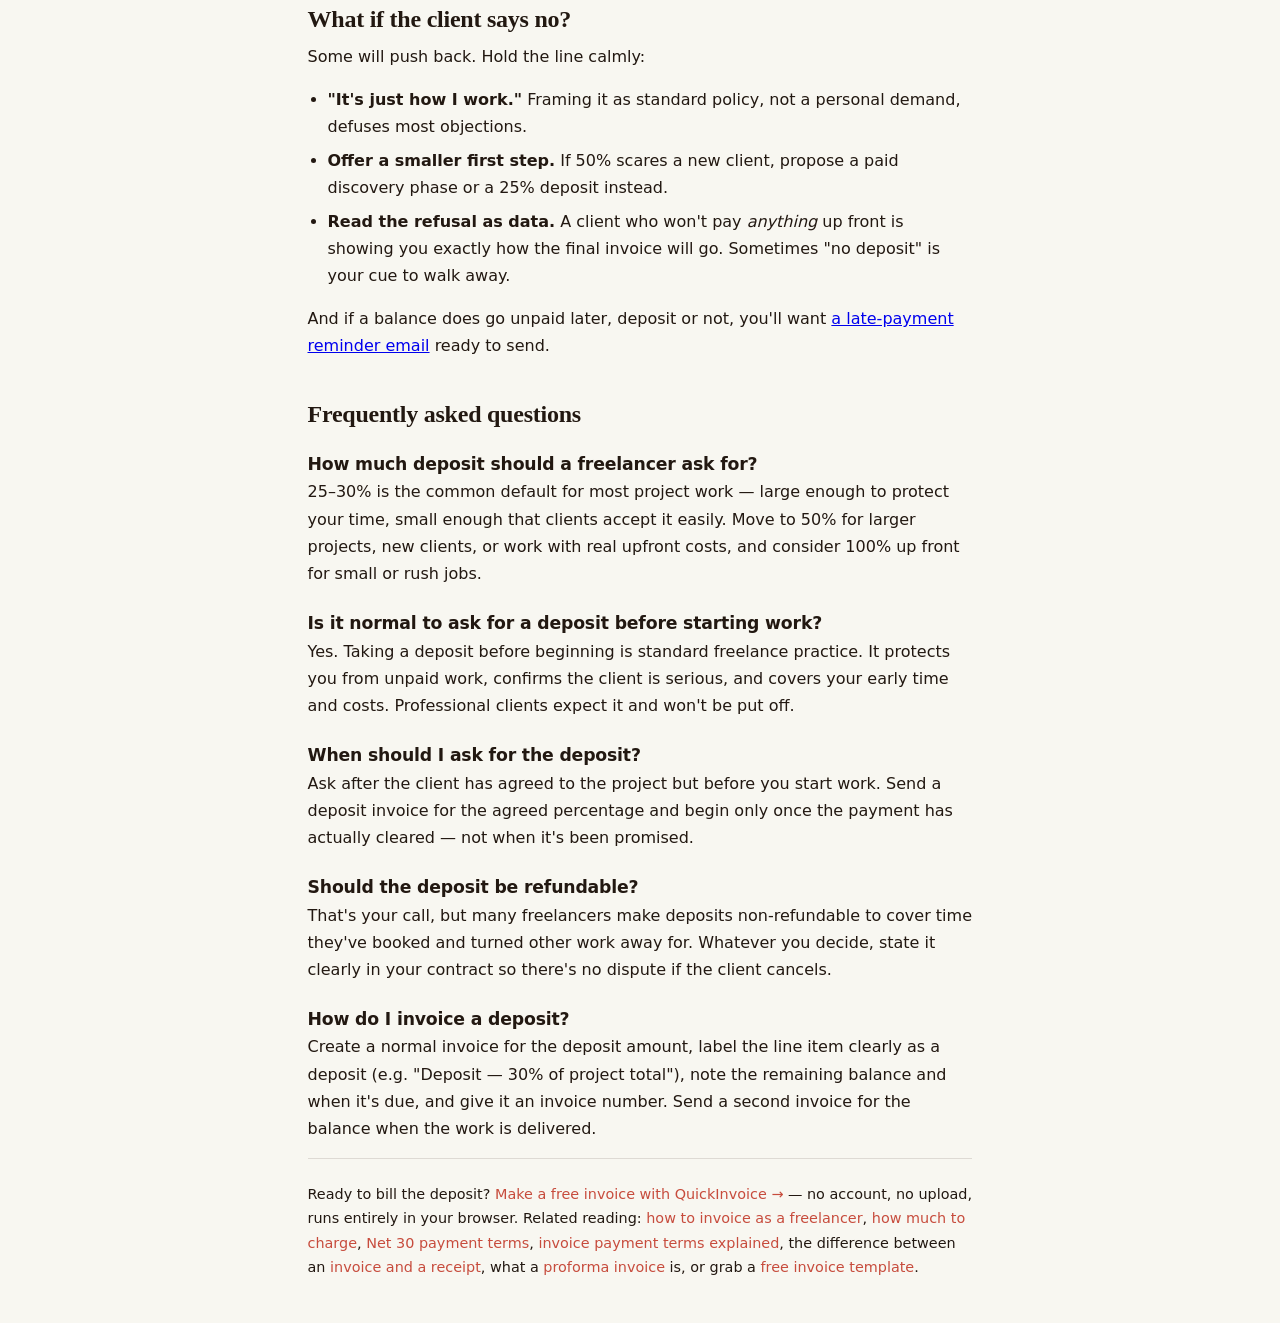
<file: docs/quickinvoice/guide/how-to-ask-for-a-deposit-as-a-freelancer/index.html>
<!DOCTYPE html>
<html lang="en">
<head>
  <meta charset="UTF-8" />
  <meta name="viewport" content="width=device-width, initial-scale=1.0" />
  <title>How to Ask for a Deposit as a Freelancer (Upfront Payment Guide, 2026)</title>
  <meta name="description" content="A deposit protects you from unpaid work. Here's how much to ask for, when to request it, the exact words to use, and how to put deposit terms on your invoice and contract." />

  <meta property="og:title" content="How to Ask for a Deposit as a Freelancer" />
  <meta property="og:description" content="How much deposit to ask for, when to request it, the exact email wording, and how to write deposit terms into your invoice and contract. Free, no-signup invoice generator included." />
  <meta property="og:type" content="article" />
  <meta property="og:url" content="https://nohunt-bot.github.io/claude/quickinvoice/guide/how-to-ask-for-a-deposit-as-a-freelancer/" />

  <meta name="twitter:card" content="summary" />
  <meta name="twitter:title" content="How to Ask for a Deposit as a Freelancer" />
  <meta name="twitter:description" content="How much to ask for, when to request it, the exact words to use, and how to put deposit terms on your invoice." />

  <link rel="canonical" href="https://nohunt-bot.github.io/claude/quickinvoice/guide/how-to-ask-for-a-deposit-as-a-freelancer/" />
  <link rel="stylesheet" href="../../styles.css" />
  <style>
    .guide-wrap { max-width: 720px; margin: 0 auto; padding: var(--space); }
    .guide-crumb { font-size: 0.85rem; color: var(--ink-soft); margin: 1.5rem 0 0; }
    .guide-crumb a { color: var(--accent); text-decoration: none; }
    .guide-crumb a:hover { text-decoration: underline; }
    .guide-article h1 {
      font-family: var(--serif); font-weight: 600; line-height: 1.1;
      font-size: clamp(1.9rem, 1.3rem + 2.6vw, 2.9rem);
      letter-spacing: -0.015em; margin: 0.6rem 0 0.4rem;
    }
    .guide-lede { font-size: 1.1rem; line-height: 1.6; color: var(--ink-soft); margin: 0 0 2.2rem; }
    .guide-article h2 {
      font-family: var(--serif); font-weight: 600; letter-spacing: -0.01em;
      font-size: 1.5rem; margin: 2.6rem 0 0.6rem;
    }
    .guide-article h3 { font-size: 1.08rem; margin: 1.6rem 0 0.3rem; letter-spacing: -0.01em; }
    .guide-article p { line-height: 1.7; color: var(--ink); margin: 0 0 1rem; }
    .guide-article ul, .guide-article ol { line-height: 1.7; color: var(--ink); padding-left: 1.25rem; }
    .guide-article li { margin-bottom: 0.4rem; }
    .guide-article strong { font-weight: 650; }
    .terms-table {
      width: 100%; border-collapse: collapse; margin: 1rem 0 1.4rem; font-size: 0.96rem;
    }
    .terms-table th, .terms-table td {
      text-align: left; padding: 0.6rem 0.7rem; border-bottom: 1px solid var(--line); vertical-align: top;
    }
    .terms-table th { font-family: var(--serif); font-weight: 600; color: var(--ink); }
    .terms-table td { color: var(--ink); }
    .terms-table tr:last-child td { border-bottom: none; }
    .guide-quote {
      margin: 1rem 0 1.4rem; padding: 1rem 1.2rem; background: var(--surface);
      border-left: 3px solid var(--accent); border-radius: 0 var(--r) var(--r) 0;
      font-size: 0.98rem; line-height: 1.65; color: var(--ink);
    }
    .guide-cta {
      display: block; margin: 2.6rem 0; padding: 1.4rem 1.5rem;
      background: var(--surface); border: 1px solid var(--line); border-radius: var(--r);
      text-decoration: none; color: var(--ink);
      transition: border-color .15s, transform .12s;
    }
    .guide-cta:hover { border-color: var(--accent); transform: translateY(-1px); }
    .guide-cta strong { display: block; font-family: var(--serif); font-size: 1.25rem; margin-bottom: 0.2rem; }
    .guide-cta span { color: var(--ink-soft); font-size: 0.98rem; }
    .guide-cta .guide-cta-arrow { color: var(--accent); font-weight: 650; }
    .guide-foot { margin: 3rem 0 2rem; padding-top: 1.4rem; border-top: 1px solid var(--line); font-size: 0.9rem; color: var(--ink-soft); }
    .guide-foot a { color: var(--accent); text-decoration: none; }
  </style>
</head>
<body>
  <header class="topbar">
    <a class="brand" href="../../" style="text-decoration:none;color:inherit;">
      <span class="brand-mark">QI</span>
      <span class="brand-name">QuickInvoice</span>
    </a>
    <nav class="topbar-actions" aria-label="Primary">
      <a class="btn btn-solid" href="../../">Make an invoice</a>
    </nav>
  </header>

  <main class="guide-wrap">
    <p class="guide-crumb"><a href="../../">QuickInvoice</a> &rsaquo; Guides &rsaquo; Asking for a deposit</p>

    <article class="guide-article">
      <h1>How to ask for a deposit as a freelancer</h1>
      <p class="guide-lede">A deposit is the single best protection against doing weeks of work and never
        getting paid. Asking for money <em>before</em> you start feels awkward the first time — but it's
        standard, professional, and the clients worth keeping won't blink. Here's how much to ask for, when to
        request it, the exact words to use, and how to put deposit terms on your invoice and contract.</p>

      <h2>Why ask for a deposit at all?</h2>
      <p>An upfront deposit does three things at once. It <strong>filters out time-wasters</strong> — a client
        unwilling to pay anything before work begins is the client most likely to vanish at invoice time. It
        <strong>covers your early costs and time</strong>, so you're not fully exposed if a project stalls
        halfway. And it <strong>signals commitment on both sides</strong>: once money has changed hands, a
        project feels real to the client, not a "maybe."</p>
      <p>It also flips the risk. Without a deposit, you front all the work and hope to be paid later. With one,
        the client has skin in the game from day one.</p>

      <h2>How much should the deposit be?</h2>
      <p>There's no legal rule — it's whatever you and the client agree. But a few norms make the conversation
        easy:</p>
      <table class="terms-table">
        <thead>
          <tr><th>Deposit</th><th>When it fits</th></tr>
        </thead>
        <tbody>
          <tr><td><strong>25–30%</strong></td><td>The common default for most project work. Big enough to protect you, small enough that clients accept it without negotiation.</td></tr>
          <tr><td><strong>50%</strong></td><td>Larger projects, new clients with no track record, or work with real upfront costs (materials, software, subcontractors). Often split 50% up front, 50% on delivery.</td></tr>
          <tr><td><strong>100% up front</strong></td><td>Small fixed jobs, rush work, or clients you don't yet trust. Common for sub-$500 tasks where invoicing twice isn't worth it.</td></tr>
          <tr><td><strong>Milestone deposits</strong></td><td>Long projects: take a deposit, then bill in stages as each milestone is approved, rather than one lump at the end.</td></tr>
        </tbody>
      </table>
      <p>If you're not sure what number to anchor to, work back from your rate first — our guide on
        <a href="../how-much-to-charge-as-a-freelancer/">how much to charge as a freelancer</a> covers setting
        the project total the deposit is a percentage of.</p>

      <h2>When to ask — timing is everything</h2>
      <p>Ask for the deposit <strong>after the client says yes but before you start work</strong>. That's the
        moment leverage is highest: they want the project to begin, and the deposit is simply the gate that
        opens it. The sequence that works:</p>
      <ol>
        <li>Agree the scope and total price.</li>
        <li>Send a short contract or written scope that states the deposit terms.</li>
        <li>Send a <strong>deposit invoice</strong> for the agreed percentage.</li>
        <li><strong>Start work only once the deposit clears</strong> — not when it's "promised."</li>
      </ol>
      <p>That last point matters. "I'll send it over today" is not a cleared payment. Booking your time before
        the deposit lands is how freelancers end up doing free work.</p>

      <h2>The exact words to use</h2>
      <p>Keep it matter-of-fact. You're not asking a favour — you're describing how you work. Two templates:</p>
      <p class="guide-quote">Hi [Name], great — I'm glad to take this on. To get started I take a [30%] deposit,
        with the balance due on delivery. I'll send a deposit invoice now and book you in as soon as it's
        cleared. Looking forward to it!</p>
      <p class="guide-quote">Hi [Name], thanks for confirming. My standard terms are [50%] up front and [50%]
        on completion. I've attached the deposit invoice — once that's paid I'll get started and share the
        first draft by [date].</p>
      <p>Notice what these <em>don't</em> do: they don't apologise, over-explain, or ask permission. State the
        terms as a normal part of starting, and most clients simply pay.</p>

      <a class="guide-cta" href="../../">
        <strong>Make the deposit invoice now</strong>
        <span>Bill your 30% or 50% in seconds. QuickInvoice builds a clean deposit invoice — your details, the amount, due date and terms — ready to download as a PDF. Free, no signup, runs in your browser.
        <span class="guide-cta-arrow">Open the generator &rarr;</span></span>
      </a>

      <h2>How to put it on the invoice</h2>
      <p>A deposit invoice is just a normal invoice for part of the total. Make it unmistakable:</p>
      <ul>
        <li>Label the line item <strong>"Deposit (30% of project total)"</strong> so it's clear this isn't the full fee.</li>
        <li>Note the <strong>remaining balance</strong> and when it's due — e.g. "Balance of $700 due on delivery."</li>
        <li>Give it a real <strong>invoice number</strong> and a due date, like any invoice.</li>
        <li>When the project finishes, send a <strong>second invoice for the balance</strong>, referencing the deposit already paid.</li>
      </ul>
      <p>If you want the layout spelled out field by field, see
        <a href="../how-to-invoice-as-a-freelancer/">how to invoice as a freelancer</a> or start from a
        <a href="../../invoice-template/">free invoice template</a> and change the amount to your deposit.</p>

      <h2>Put deposit terms in the contract too</h2>
      <p>The invoice requests the money; the contract is what makes the arrangement stick. Even a one-page
        agreement should spell out the deposit so there's no argument later. Cover:</p>
      <table class="terms-table">
        <thead>
          <tr><th>Clause</th><th>What to state</th></tr>
        </thead>
        <tbody>
          <tr><td><strong>Deposit amount</strong></td><td>The percentage or fixed sum, and that work begins once it's received.</td></tr>
          <tr><td><strong>Non-refundable?</strong></td><td>Whether the deposit is refundable if the client cancels. Many freelancers make it non-refundable to cover booked time.</td></tr>
          <tr><td><strong>Balance &amp; terms</strong></td><td>When the rest is due and on what terms (e.g. <a href="../net-30-payment-terms-explained/">Net 30</a> or on delivery).</td></tr>
          <tr><td><strong>Late payment</strong></td><td>What happens if the balance is late — pausing work, a late fee, etc.</td></tr>
        </tbody>
      </table>
      <p>A deposit clause and clear payment terms are the two lines that prevent most freelance payment
        disputes before they start.</p>

      <h2>What if the client says no?</h2>
      <p>Some will push back. Hold the line calmly:</p>
      <ul>
        <li><strong>"It's just how I work."</strong> Framing it as standard policy, not a personal demand, defuses most objections.</li>
        <li><strong>Offer a smaller first step.</strong> If 50% scares a new client, propose a paid discovery phase or a 25% deposit instead.</li>
        <li><strong>Read the refusal as data.</strong> A client who won't pay <em>anything</em> up front is showing you exactly how the final invoice will go. Sometimes "no deposit" is your cue to walk away.</li>
      </ul>
      <p>And if a balance does go unpaid later, deposit or not, you'll want
        <a href="../how-to-write-a-late-payment-reminder-email/">a late-payment reminder email</a> ready to send.</p>

      <h2>Frequently asked questions</h2>
      <h3>How much deposit should a freelancer ask for?</h3>
      <p>25–30% is the common default for most project work — large enough to protect your time, small enough
        that clients accept it easily. Move to 50% for larger projects, new clients, or work with real upfront
        costs, and consider 100% up front for small or rush jobs.</p>
      <h3>Is it normal to ask for a deposit before starting work?</h3>
      <p>Yes. Taking a deposit before beginning is standard freelance practice. It protects you from unpaid
        work, confirms the client is serious, and covers your early time and costs. Professional clients expect
        it and won't be put off.</p>
      <h3>When should I ask for the deposit?</h3>
      <p>Ask after the client has agreed to the project but before you start work. Send a deposit invoice for
        the agreed percentage and begin only once the payment has actually cleared — not when it's been
        promised.</p>
      <h3>Should the deposit be refundable?</h3>
      <p>That's your call, but many freelancers make deposits non-refundable to cover time they've booked and
        turned other work away for. Whatever you decide, state it clearly in your contract so there's no
        dispute if the client cancels.</p>
      <h3>How do I invoice a deposit?</h3>
      <p>Create a normal invoice for the deposit amount, label the line item clearly as a deposit (e.g.
        "Deposit — 30% of project total"), note the remaining balance and when it's due, and give it an invoice
        number. Send a second invoice for the balance when the work is delivered.</p>

      <p class="guide-foot">Ready to bill the deposit? <a href="../../">Make a free invoice with QuickInvoice &rarr;</a>
        — no account, no upload, runs entirely in your browser. Related reading:
        <a href="../how-to-invoice-as-a-freelancer/">how to invoice as a freelancer</a>,
        <a href="../how-much-to-charge-as-a-freelancer/">how much to charge</a>,
        <a href="../net-30-payment-terms-explained/">Net 30 payment terms</a>,
        <a href="../invoice-payment-terms-explained/">invoice payment terms explained</a>, the difference between an
        <a href="../invoice-vs-receipt-whats-the-difference/">invoice and a receipt</a>, what a
        <a href="../what-is-a-proforma-invoice/">proforma invoice</a> is, or grab a
        <a href="../../invoice-template/">free invoice template</a>.</p>
    </article>
  </main>

  <script type="application/ld+json">
  {
    "@context": "https://schema.org",
    "@type": "Article",
    "headline": "How to Ask for a Deposit as a Freelancer",
    "description": "How much deposit to ask for, when to request it, the exact email wording, and how to put deposit terms on your invoice and contract.",
    "author": { "@type": "Organization", "name": "QuickInvoice" },
    "publisher": { "@type": "Organization", "name": "QuickInvoice" },
    "datePublished": "2026-06-12",
    "dateModified": "2026-06-12",
    "mainEntityOfPage": "https://nohunt-bot.github.io/claude/quickinvoice/guide/how-to-ask-for-a-deposit-as-a-freelancer/"
  }
  </script>
  <script type="application/ld+json">
  {
    "@context": "https://schema.org",
    "@type": "FAQPage",
    "mainEntity": [
      {
        "@type": "Question",
        "name": "How much deposit should a freelancer ask for?",
        "acceptedAnswer": { "@type": "Answer", "text": "25-30% is the common default for most project work — large enough to protect your time, small enough that clients accept it easily. Move to 50% for larger projects, new clients, or work with real upfront costs, and consider 100% up front for small or rush jobs." }
      },
      {
        "@type": "Question",
        "name": "Is it normal to ask for a deposit before starting work?",
        "acceptedAnswer": { "@type": "Answer", "text": "Yes. Taking a deposit before beginning is standard freelance practice. It protects you from unpaid work, confirms the client is serious, and covers your early time and costs. Professional clients expect it and won't be put off." }
      },
      {
        "@type": "Question",
        "name": "When should I ask for the deposit?",
        "acceptedAnswer": { "@type": "Answer", "text": "Ask after the client has agreed to the project but before you start work. Send a deposit invoice for the agreed percentage and begin only once the payment has actually cleared — not when it's been promised." }
      },
      {
        "@type": "Question",
        "name": "Should the deposit be refundable?",
        "acceptedAnswer": { "@type": "Answer", "text": "That's your call, but many freelancers make deposits non-refundable to cover time they've booked and turned other work away for. Whatever you decide, state it clearly in your contract so there's no dispute if the client cancels." }
      },
      {
        "@type": "Question",
        "name": "How do I invoice a deposit?",
        "acceptedAnswer": { "@type": "Answer", "text": "Create a normal invoice for the deposit amount, label the line item clearly as a deposit (e.g. Deposit — 30% of project total), note the remaining balance and when it's due, and give it an invoice number. Send a second invoice for the balance when the work is delivered." }
      }
    ]
  }
  </script>
  <script type="application/ld+json">
  {
    "@context": "https://schema.org",
    "@type": "BreadcrumbList",
    "itemListElement": [
      { "@type": "ListItem", "position": 1, "name": "QuickInvoice", "item": "https://nohunt-bot.github.io/claude/quickinvoice/" },
      { "@type": "ListItem", "position": 2, "name": "Asking for a deposit", "item": "https://nohunt-bot.github.io/claude/quickinvoice/guide/how-to-ask-for-a-deposit-as-a-freelancer/" }
    ]
  }
  </script>
</body>
</html>
</file>
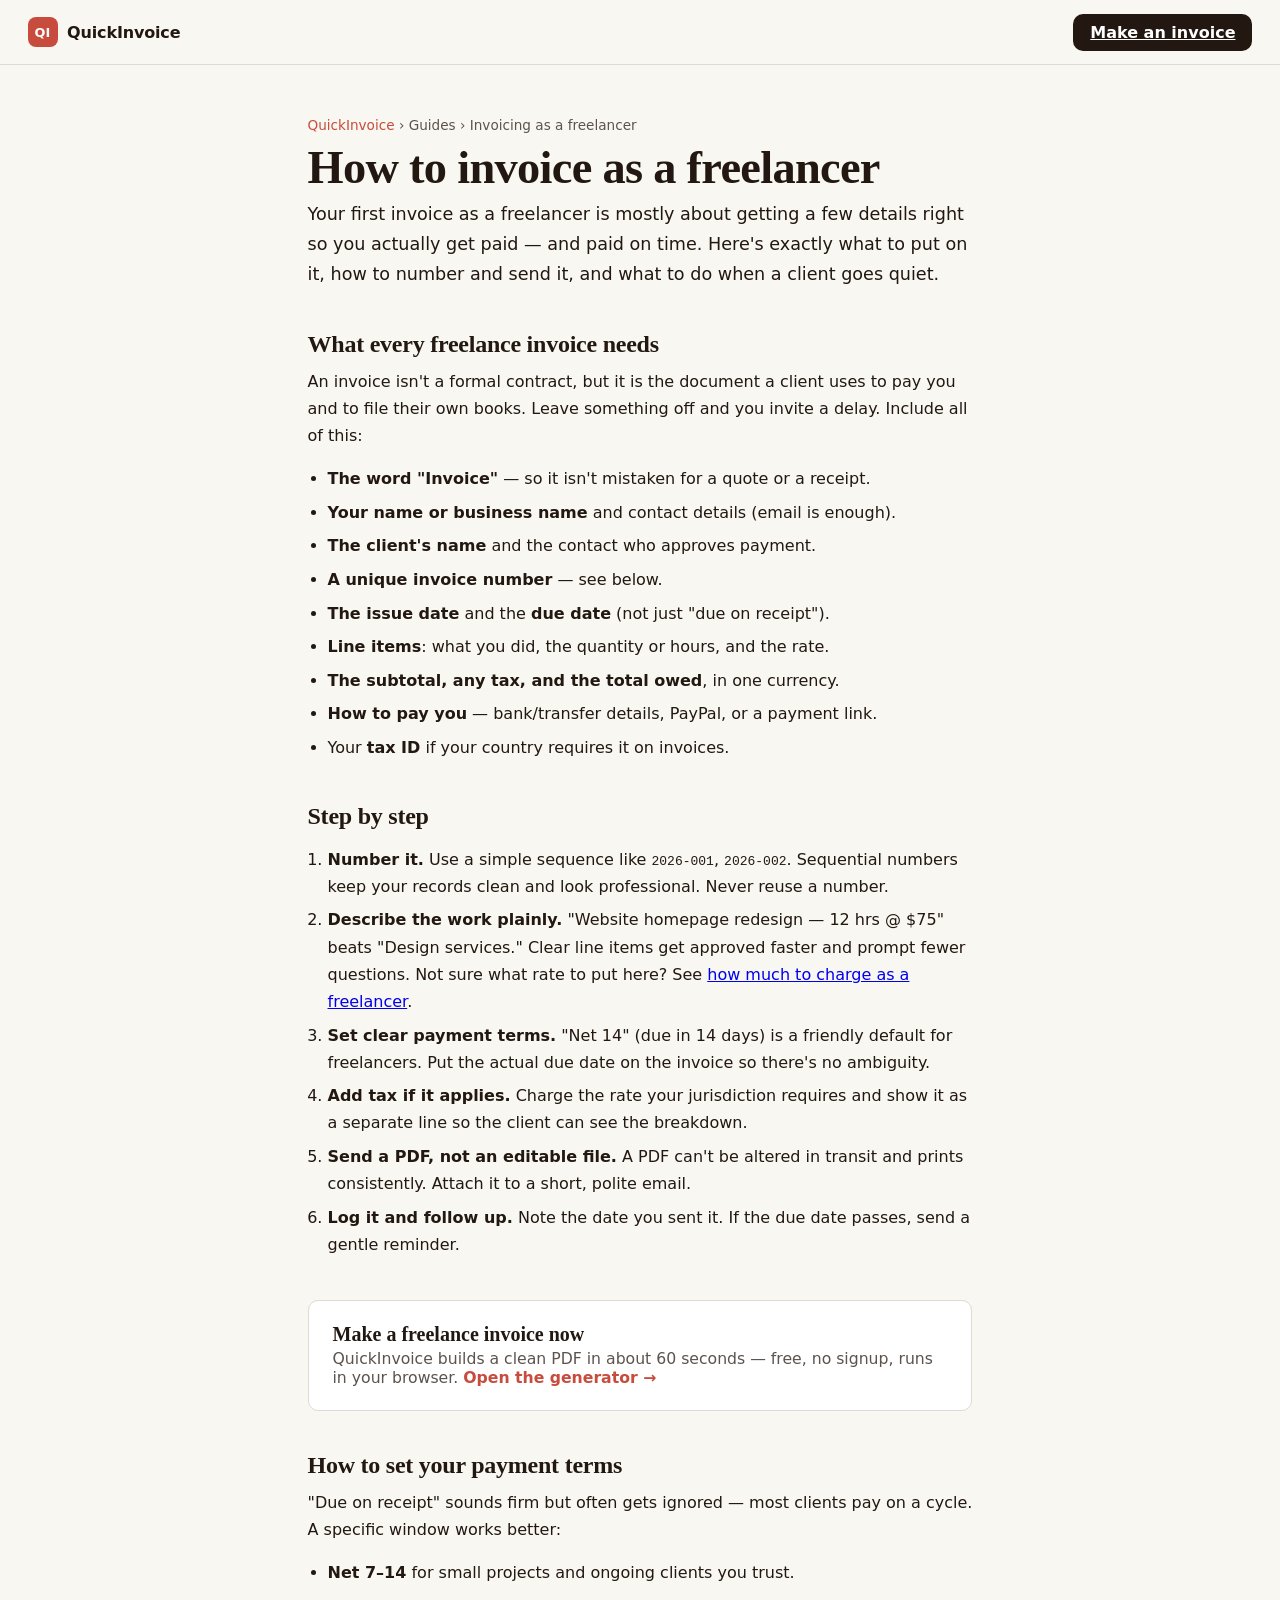
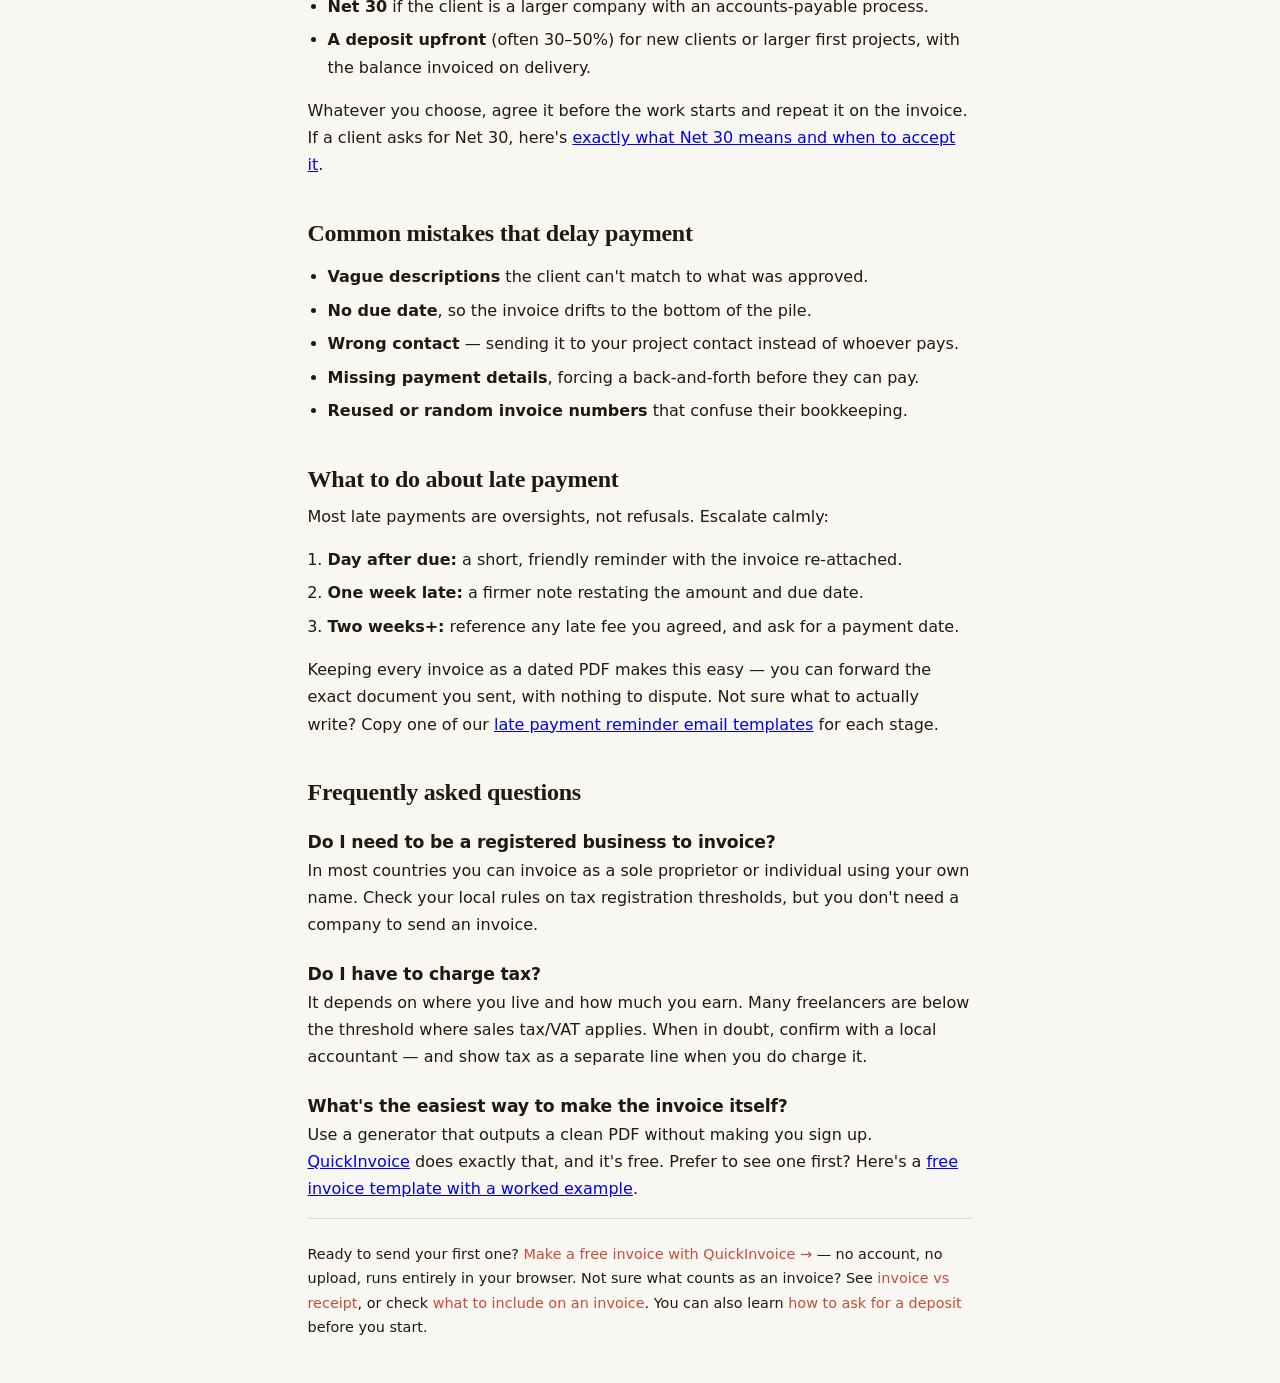
<file: docs/quickinvoice/guide/how-to-invoice-as-a-freelancer/index.html>
<!DOCTYPE html>
<html lang="en">
<head>
  <meta charset="UTF-8" />
  <meta name="viewport" content="width=device-width, initial-scale=1.0" />
  <title>How to Invoice as a Freelancer: A Step-by-Step Guide (2026)</title>
  <meta name="description" content="A plain-English guide to invoicing as a freelancer: what to put on an invoice, how to number them, when to send, and how to chase late payment. Free template included." />

  <meta property="og:title" content="How to Invoice as a Freelancer: A Step-by-Step Guide" />
  <meta property="og:description" content="What to include on a freelance invoice, how to number and send it, and how to get paid on time. Free, no-signup invoice generator included." />
  <meta property="og:type" content="article" />
  <meta property="og:url" content="https://nohunt-bot.github.io/claude/quickinvoice/guide/how-to-invoice-as-a-freelancer/" />

  <meta name="twitter:card" content="summary" />
  <meta name="twitter:title" content="How to Invoice as a Freelancer: A Step-by-Step Guide" />
  <meta name="twitter:description" content="What to include on a freelance invoice, how to number and send it, and how to get paid on time." />

  <link rel="canonical" href="https://nohunt-bot.github.io/claude/quickinvoice/guide/how-to-invoice-as-a-freelancer/" />
  <link rel="stylesheet" href="../../styles.css" />
  <style>
    .guide-wrap { max-width: 720px; margin: 0 auto; padding: var(--space); }
    .guide-crumb { font-size: 0.85rem; color: var(--ink-soft); margin: 1.5rem 0 0; }
    .guide-crumb a { color: var(--accent); text-decoration: none; }
    .guide-crumb a:hover { text-decoration: underline; }
    .guide-article h1 {
      font-family: var(--serif); font-weight: 600; line-height: 1.1;
      font-size: clamp(1.9rem, 1.3rem + 2.6vw, 2.9rem);
      letter-spacing: -0.015em; margin: 0.6rem 0 0.4rem;
    }
    .guide-lede { font-size: 1.1rem; line-height: 1.6; color: var(--ink-soft); margin: 0 0 2.2rem; }
    .guide-article h2 {
      font-family: var(--serif); font-weight: 600; letter-spacing: -0.01em;
      font-size: 1.5rem; margin: 2.6rem 0 0.6rem;
    }
    .guide-article h3 { font-size: 1.08rem; margin: 1.6rem 0 0.3rem; letter-spacing: -0.01em; }
    .guide-article p { line-height: 1.7; color: var(--ink); margin: 0 0 1rem; }
    .guide-article ul, .guide-article ol { line-height: 1.7; color: var(--ink); padding-left: 1.25rem; }
    .guide-article li { margin-bottom: 0.4rem; }
    .guide-article strong { font-weight: 650; }
    .guide-cta {
      display: block; margin: 2.6rem 0; padding: 1.4rem 1.5rem;
      background: var(--surface); border: 1px solid var(--line); border-radius: var(--r);
      text-decoration: none; color: var(--ink);
      transition: border-color .15s, transform .12s;
    }
    .guide-cta:hover { border-color: var(--accent); transform: translateY(-1px); }
    .guide-cta strong { display: block; font-family: var(--serif); font-size: 1.25rem; margin-bottom: 0.2rem; }
    .guide-cta span { color: var(--ink-soft); font-size: 0.98rem; }
    .guide-cta .guide-cta-arrow { color: var(--accent); font-weight: 650; }
    .guide-foot { margin: 3rem 0 2rem; padding-top: 1.4rem; border-top: 1px solid var(--line); font-size: 0.9rem; color: var(--ink-soft); }
    .guide-foot a { color: var(--accent); text-decoration: none; }
  </style>
</head>
<body>
  <header class="topbar">
    <a class="brand" href="../../" style="text-decoration:none;color:inherit;">
      <span class="brand-mark">QI</span>
      <span class="brand-name">QuickInvoice</span>
    </a>
    <nav class="topbar-actions" aria-label="Primary">
      <a class="btn btn-solid" href="../../">Make an invoice</a>
    </nav>
  </header>

  <main class="guide-wrap">
    <p class="guide-crumb"><a href="../../">QuickInvoice</a> &rsaquo; Guides &rsaquo; Invoicing as a freelancer</p>

    <article class="guide-article">
      <h1>How to invoice as a freelancer</h1>
      <p class="guide-lede">Your first invoice as a freelancer is mostly about getting a few details
        right so you actually get paid — and paid on time. Here's exactly what to put on it, how to
        number and send it, and what to do when a client goes quiet.</p>

      <h2>What every freelance invoice needs</h2>
      <p>An invoice isn't a formal contract, but it is the document a client uses to pay you and to
        file their own books. Leave something off and you invite a delay. Include all of this:</p>
      <ul>
        <li><strong>The word "Invoice"</strong> — so it isn't mistaken for a quote or a receipt.</li>
        <li><strong>Your name or business name</strong> and contact details (email is enough).</li>
        <li><strong>The client's name</strong> and the contact who approves payment.</li>
        <li><strong>A unique invoice number</strong> — see below.</li>
        <li><strong>The issue date</strong> and the <strong>due date</strong> (not just "due on receipt").</li>
        <li><strong>Line items</strong>: what you did, the quantity or hours, and the rate.</li>
        <li><strong>The subtotal, any tax, and the total owed</strong>, in one currency.</li>
        <li><strong>How to pay you</strong> — bank/transfer details, PayPal, or a payment link.</li>
        <li>Your <strong>tax ID</strong> if your country requires it on invoices.</li>
      </ul>

      <h2>Step by step</h2>
      <ol>
        <li><strong>Number it.</strong> Use a simple sequence like <code>2026-001</code>, <code>2026-002</code>.
          Sequential numbers keep your records clean and look professional. Never reuse a number.</li>
        <li><strong>Describe the work plainly.</strong> "Website homepage redesign — 12 hrs @ $75" beats
          "Design services." Clear line items get approved faster and prompt fewer questions. Not sure what
          rate to put here? See <a href="../how-much-to-charge-as-a-freelancer/">how much to charge as a
          freelancer</a>.</li>
        <li><strong>Set clear payment terms.</strong> "Net 14" (due in 14 days) is a friendly default for
          freelancers. Put the actual due date on the invoice so there's no ambiguity.</li>
        <li><strong>Add tax if it applies.</strong> Charge the rate your jurisdiction requires and show it as
          a separate line so the client can see the breakdown.</li>
        <li><strong>Send a PDF, not an editable file.</strong> A PDF can't be altered in transit and prints
          consistently. Attach it to a short, polite email.</li>
        <li><strong>Log it and follow up.</strong> Note the date you sent it. If the due date passes, send a
          gentle reminder.</li>
      </ol>

      <a class="guide-cta" href="../../">
        <strong>Make a freelance invoice now</strong>
        <span>QuickInvoice builds a clean PDF in about 60 seconds — free, no signup, runs in your browser.
        <span class="guide-cta-arrow">Open the generator &rarr;</span></span>
      </a>

      <h2>How to set your payment terms</h2>
      <p>"Due on receipt" sounds firm but often gets ignored — most clients pay on a cycle. A specific
        window works better:</p>
      <ul>
        <li><strong>Net 7–14</strong> for small projects and ongoing clients you trust.</li>
        <li><strong>Net 30</strong> if the client is a larger company with an accounts-payable process.</li>
        <li><strong>A deposit upfront</strong> (often 30–50%) for new clients or larger first projects,
          with the balance invoiced on delivery.</li>
      </ul>
      <p>Whatever you choose, agree it before the work starts and repeat it on the invoice. If a client asks
        for Net 30, here's <a href="../net-30-payment-terms-explained/">exactly what Net 30 means and when to
        accept it</a>.</p>

      <h2>Common mistakes that delay payment</h2>
      <ul>
        <li><strong>Vague descriptions</strong> the client can't match to what was approved.</li>
        <li><strong>No due date</strong>, so the invoice drifts to the bottom of the pile.</li>
        <li><strong>Wrong contact</strong> — sending it to your project contact instead of whoever pays.</li>
        <li><strong>Missing payment details</strong>, forcing a back-and-forth before they can pay.</li>
        <li><strong>Reused or random invoice numbers</strong> that confuse their bookkeeping.</li>
      </ul>

      <h2>What to do about late payment</h2>
      <p>Most late payments are oversights, not refusals. Escalate calmly:</p>
      <ol>
        <li><strong>Day after due:</strong> a short, friendly reminder with the invoice re-attached.</li>
        <li><strong>One week late:</strong> a firmer note restating the amount and due date.</li>
        <li><strong>Two weeks+:</strong> reference any late fee you agreed, and ask for a payment date.</li>
      </ol>
      <p>Keeping every invoice as a dated PDF makes this easy — you can forward the exact document you
        sent, with nothing to dispute. Not sure what to actually write? Copy one of our
        <a href="../how-to-write-a-late-payment-reminder-email/">late payment reminder email templates</a> for
        each stage.</p>

      <h2>Frequently asked questions</h2>
      <h3>Do I need to be a registered business to invoice?</h3>
      <p>In most countries you can invoice as a sole proprietor or individual using your own name. Check
        your local rules on tax registration thresholds, but you don't need a company to send an invoice.</p>
      <h3>Do I have to charge tax?</h3>
      <p>It depends on where you live and how much you earn. Many freelancers are below the threshold where
        sales tax/VAT applies. When in doubt, confirm with a local accountant — and show tax as a separate
        line when you do charge it.</p>
      <h3>What's the easiest way to make the invoice itself?</h3>
      <p>Use a generator that outputs a clean PDF without making you sign up.
        <a href="../../">QuickInvoice</a> does exactly that, and it's free. Prefer to see one first?
        Here's a <a href="../../invoice-template/">free invoice template with a worked example</a>.</p>

      <p class="guide-foot">Ready to send your first one? <a href="../../">Make a free invoice with QuickInvoice &rarr;</a>
        — no account, no upload, runs entirely in your browser. Not sure what counts as an invoice? See
        <a href="../invoice-vs-receipt-whats-the-difference/">invoice vs receipt</a>, or check
        <a href="../what-to-include-on-an-invoice/">what to include on an invoice</a>. You can also learn
        <a href="../how-to-ask-for-a-deposit-as-a-freelancer/">how to ask for a deposit</a> before you start.</p>
    </article>
  </main>

  <script type="application/ld+json">
  {
    "@context": "https://schema.org",
    "@type": "Article",
    "headline": "How to Invoice as a Freelancer: A Step-by-Step Guide",
    "description": "What to include on a freelance invoice, how to number and send it, and how to get paid on time.",
    "author": { "@type": "Organization", "name": "QuickInvoice" },
    "publisher": { "@type": "Organization", "name": "QuickInvoice" },
    "datePublished": "2026-06-12",
    "dateModified": "2026-06-12",
    "mainEntityOfPage": "https://nohunt-bot.github.io/claude/quickinvoice/guide/how-to-invoice-as-a-freelancer/"
  }
  </script>
  <script type="application/ld+json">
  {
    "@context": "https://schema.org",
    "@type": "BreadcrumbList",
    "itemListElement": [
      { "@type": "ListItem", "position": 1, "name": "QuickInvoice", "item": "https://nohunt-bot.github.io/claude/quickinvoice/" },
      { "@type": "ListItem", "position": 2, "name": "How to invoice as a freelancer", "item": "https://nohunt-bot.github.io/claude/quickinvoice/guide/how-to-invoice-as-a-freelancer/" }
    ]
  }
  </script>
</body>
</html>
</file>
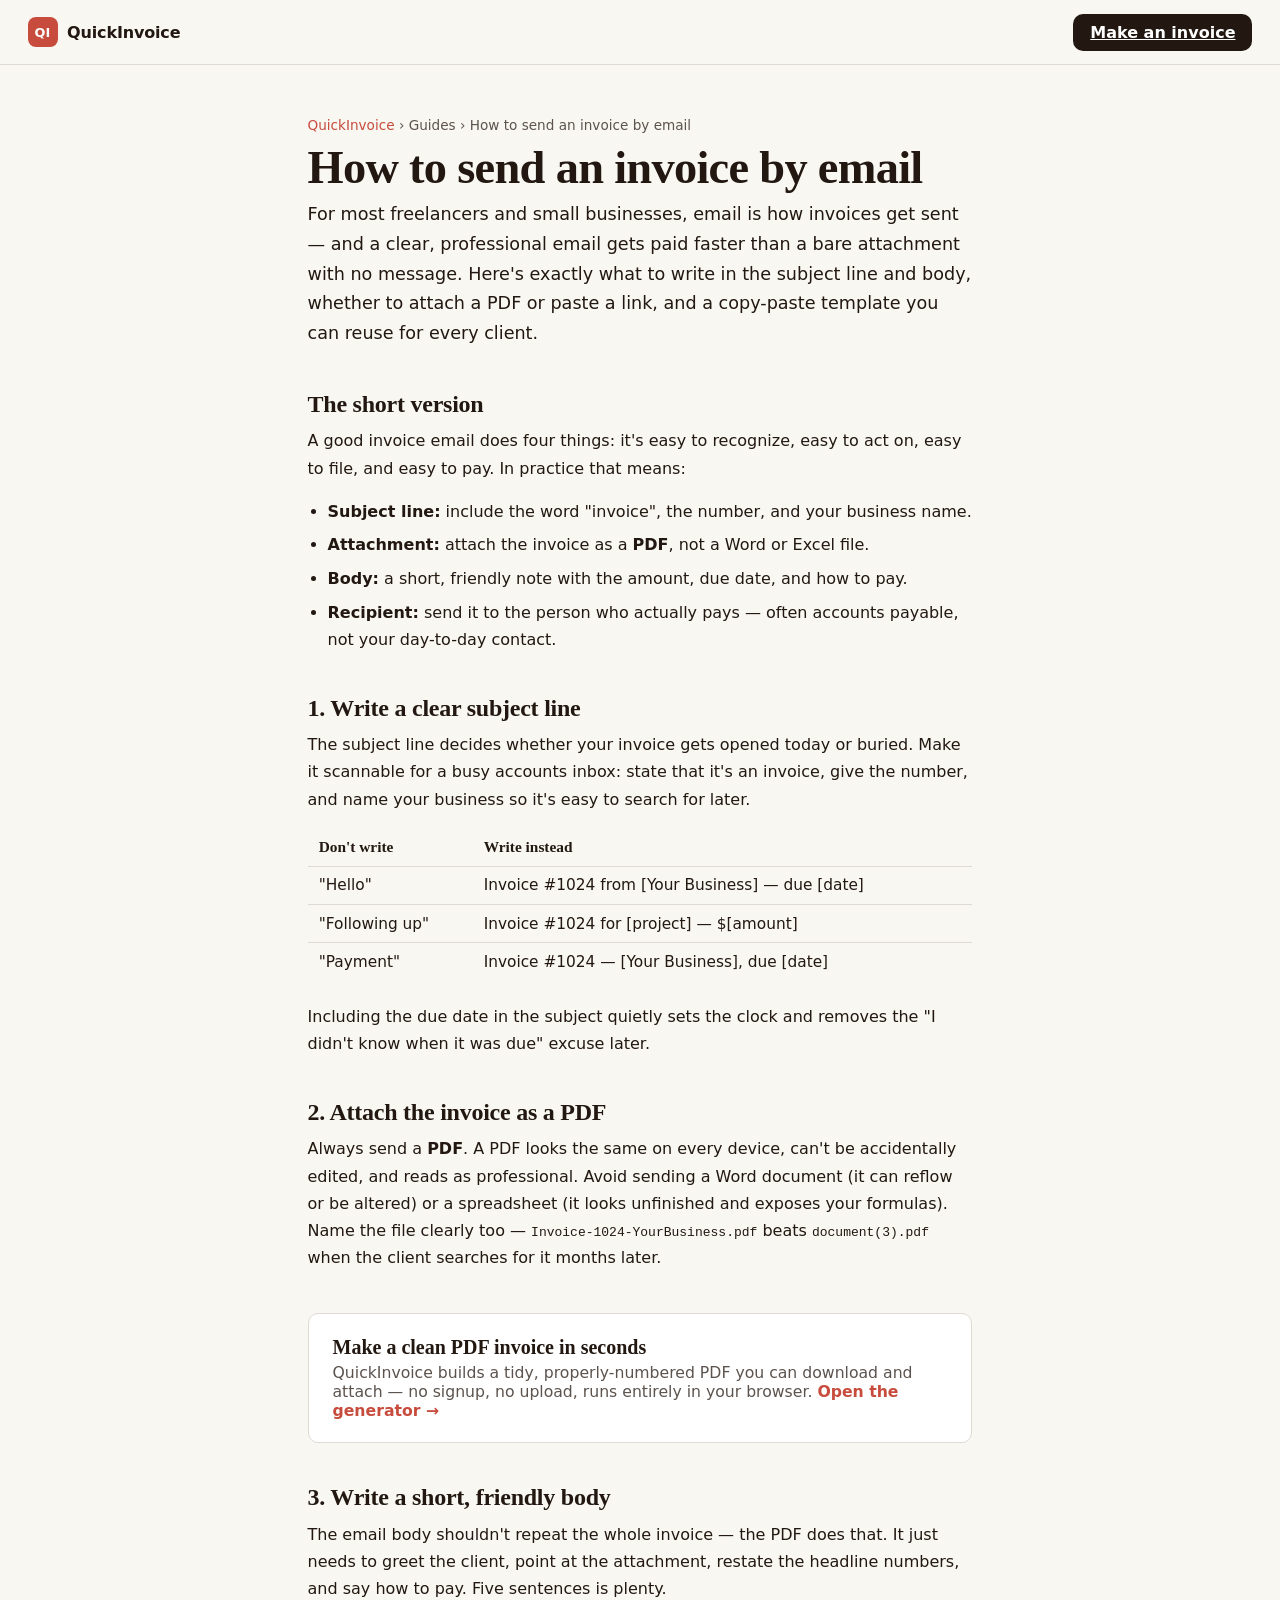
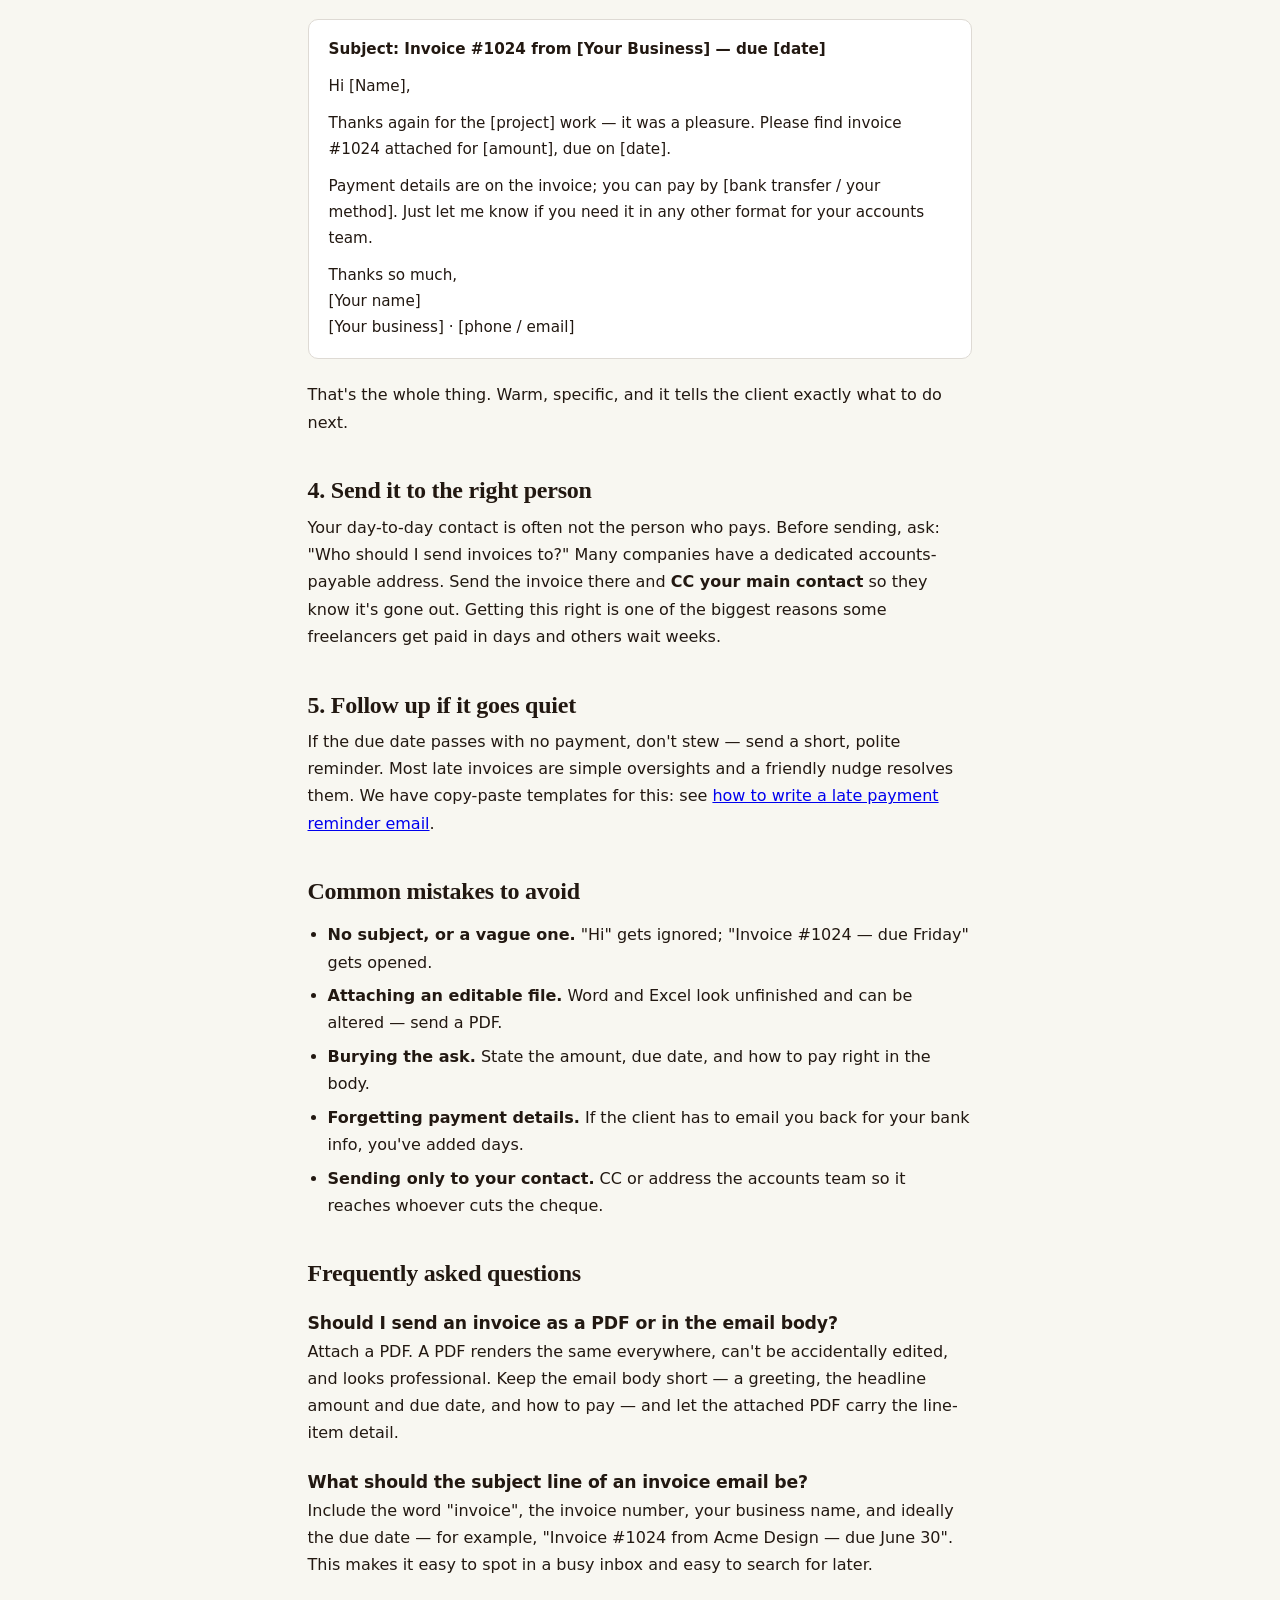
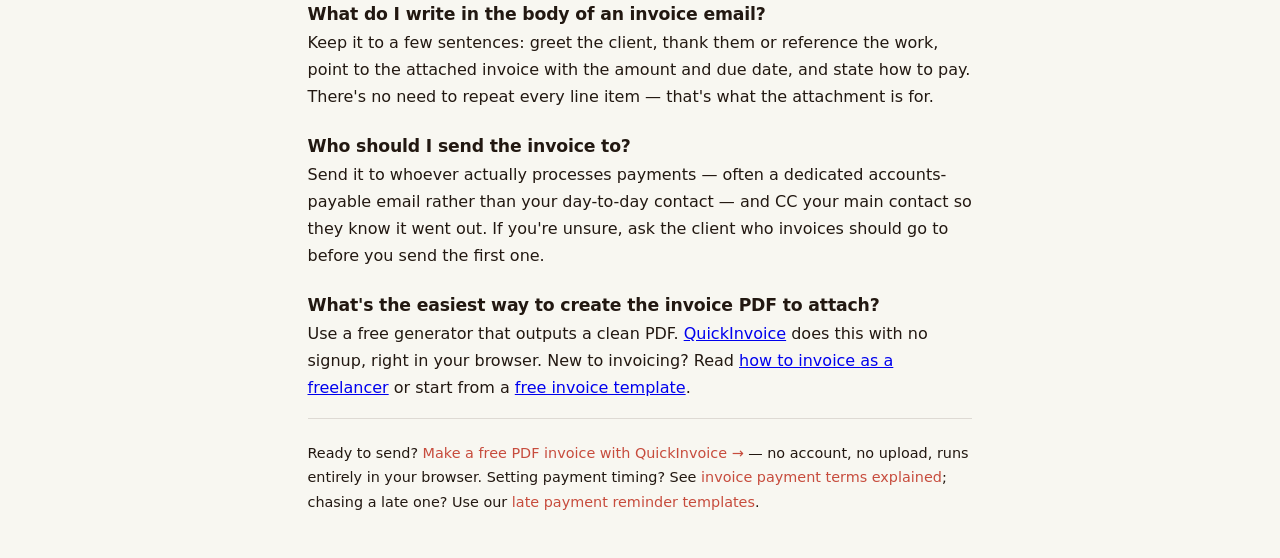
<file: docs/quickinvoice/guide/how-to-send-an-invoice-by-email/index.html>
<!DOCTYPE html>
<html lang="en">
<head>
  <meta charset="UTF-8" />
  <meta name="viewport" content="width=device-width, initial-scale=1.0" />
  <title>How to Send an Invoice by Email (Template + What to Write, 2026)</title>
  <meta name="description" content="Exactly how to send an invoice by email: what to put in the subject line, what to write in the body, whether to attach a PDF, and a copy-paste template that gets you paid faster." />

  <meta property="og:title" content="How to Send an Invoice by Email (Template + What to Write)" />
  <meta property="og:description" content="The right subject line, email body, and PDF attachment for sending an invoice — plus a copy-paste template. Free, no-signup invoice generator included." />
  <meta property="og:type" content="article" />
  <meta property="og:url" content="https://nohunt-bot.github.io/claude/quickinvoice/guide/how-to-send-an-invoice-by-email/" />

  <meta name="twitter:card" content="summary" />
  <meta name="twitter:title" content="How to Send an Invoice by Email" />
  <meta name="twitter:description" content="Subject line, email body, and PDF attachment done right — plus a copy-paste invoice email template." />

  <link rel="canonical" href="https://nohunt-bot.github.io/claude/quickinvoice/guide/how-to-send-an-invoice-by-email/" />
  <link rel="stylesheet" href="../../styles.css" />
  <style>
    .guide-wrap { max-width: 720px; margin: 0 auto; padding: var(--space); }
    .guide-crumb { font-size: 0.85rem; color: var(--ink-soft); margin: 1.5rem 0 0; }
    .guide-crumb a { color: var(--accent); text-decoration: none; }
    .guide-crumb a:hover { text-decoration: underline; }
    .guide-article h1 {
      font-family: var(--serif); font-weight: 600; line-height: 1.1;
      font-size: clamp(1.9rem, 1.3rem + 2.6vw, 2.9rem);
      letter-spacing: -0.015em; margin: 0.6rem 0 0.4rem;
    }
    .guide-lede { font-size: 1.1rem; line-height: 1.6; color: var(--ink-soft); margin: 0 0 2.2rem; }
    .guide-article h2 {
      font-family: var(--serif); font-weight: 600; letter-spacing: -0.01em;
      font-size: 1.5rem; margin: 2.6rem 0 0.6rem;
    }
    .guide-article h3 { font-size: 1.08rem; margin: 1.6rem 0 0.3rem; letter-spacing: -0.01em; }
    .guide-article p { line-height: 1.7; color: var(--ink); margin: 0 0 1rem; }
    .guide-article ul, .guide-article ol { line-height: 1.7; color: var(--ink); padding-left: 1.25rem; }
    .guide-article li { margin-bottom: 0.4rem; }
    .guide-article strong { font-weight: 650; }
    .terms-table {
      width: 100%; border-collapse: collapse; margin: 1rem 0 1.4rem; font-size: 0.96rem;
    }
    .terms-table th, .terms-table td {
      text-align: left; padding: 0.6rem 0.7rem; border-bottom: 1px solid var(--line); vertical-align: top;
    }
    .terms-table th { font-family: var(--serif); font-weight: 600; color: var(--ink); }
    .terms-table td { color: var(--ink); }
    .terms-table tr:last-child td { border-bottom: none; }
    .email-tpl {
      margin: 1rem 0 1.4rem; padding: 1.1rem 1.25rem;
      background: var(--surface); border: 1px solid var(--line); border-radius: var(--r);
      font-size: 0.95rem; line-height: 1.65; color: var(--ink);
    }
    .email-tpl .email-subj { font-weight: 650; margin: 0 0 0.7rem; }
    .email-tpl p { margin: 0 0 0.7rem; }
    .email-tpl p:last-child { margin-bottom: 0; }
    .guide-cta {
      display: block; margin: 2.6rem 0; padding: 1.4rem 1.5rem;
      background: var(--surface); border: 1px solid var(--line); border-radius: var(--r);
      text-decoration: none; color: var(--ink);
      transition: border-color .15s, transform .12s;
    }
    .guide-cta:hover { border-color: var(--accent); transform: translateY(-1px); }
    .guide-cta strong { display: block; font-family: var(--serif); font-size: 1.25rem; margin-bottom: 0.2rem; }
    .guide-cta span { color: var(--ink-soft); font-size: 0.98rem; }
    .guide-cta .guide-cta-arrow { color: var(--accent); font-weight: 650; }
    .guide-foot { margin: 3rem 0 2rem; padding-top: 1.4rem; border-top: 1px solid var(--line); font-size: 0.9rem; color: var(--ink-soft); }
    .guide-foot a { color: var(--accent); text-decoration: none; }
  </style>
</head>
<body>
  <header class="topbar">
    <a class="brand" href="../../" style="text-decoration:none;color:inherit;">
      <span class="brand-mark">QI</span>
      <span class="brand-name">QuickInvoice</span>
    </a>
    <nav class="topbar-actions" aria-label="Primary">
      <a class="btn btn-solid" href="../../">Make an invoice</a>
    </nav>
  </header>

  <main class="guide-wrap">
    <p class="guide-crumb"><a href="../../">QuickInvoice</a> &rsaquo; Guides &rsaquo; How to send an invoice by email</p>

    <article class="guide-article">
      <h1>How to send an invoice by email</h1>
      <p class="guide-lede">For most freelancers and small businesses, email is how invoices get sent — and a
        clear, professional email gets paid faster than a bare attachment with no message. Here's exactly what
        to write in the subject line and body, whether to attach a PDF or paste a link, and a copy-paste
        template you can reuse for every client.</p>

      <h2>The short version</h2>
      <p>A good invoice email does four things: it's easy to recognize, easy to act on, easy to file, and easy
        to pay. In practice that means:</p>
      <ul>
        <li><strong>Subject line:</strong> include the word "invoice", the number, and your business name.</li>
        <li><strong>Attachment:</strong> attach the invoice as a <strong>PDF</strong>, not a Word or Excel file.</li>
        <li><strong>Body:</strong> a short, friendly note with the amount, due date, and how to pay.</li>
        <li><strong>Recipient:</strong> send it to the person who actually pays — often accounts payable, not your day-to-day contact.</li>
      </ul>

      <h2>1. Write a clear subject line</h2>
      <p>The subject line decides whether your invoice gets opened today or buried. Make it scannable for a
        busy accounts inbox: state that it's an invoice, give the number, and name your business so it's easy
        to search for later.</p>
      <table class="terms-table">
        <thead>
          <tr><th>Don't write</th><th>Write instead</th></tr>
        </thead>
        <tbody>
          <tr><td>"Hello"</td><td>Invoice #1024 from [Your Business] — due [date]</td></tr>
          <tr><td>"Following up"</td><td>Invoice #1024 for [project] — $[amount]</td></tr>
          <tr><td>"Payment"</td><td>Invoice #1024 — [Your Business], due [date]</td></tr>
        </tbody>
      </table>
      <p>Including the due date in the subject quietly sets the clock and removes the "I didn't know when it
        was due" excuse later.</p>

      <h2>2. Attach the invoice as a PDF</h2>
      <p>Always send a <strong>PDF</strong>. A PDF looks the same on every device, can't be accidentally edited,
        and reads as professional. Avoid sending a Word document (it can reflow or be altered) or a spreadsheet
        (it looks unfinished and exposes your formulas). Name the file clearly too —
        <code>Invoice-1024-YourBusiness.pdf</code> beats <code>document(3).pdf</code> when the client searches
        for it months later.</p>

      <a class="guide-cta" href="../../">
        <strong>Make a clean PDF invoice in seconds</strong>
        <span>QuickInvoice builds a tidy, properly-numbered PDF you can download and attach — no signup, no upload, runs entirely in your browser.
        <span class="guide-cta-arrow">Open the generator &rarr;</span></span>
      </a>

      <h2>3. Write a short, friendly body</h2>
      <p>The email body shouldn't repeat the whole invoice — the PDF does that. It just needs to greet the
        client, point at the attachment, restate the headline numbers, and say how to pay. Five sentences is
        plenty.</p>
      <div class="email-tpl">
        <p class="email-subj">Subject: Invoice #1024 from [Your Business] — due [date]</p>
        <p>Hi [Name],</p>
        <p>Thanks again for the [project] work — it was a pleasure. Please find invoice #1024 attached for
          [amount], due on [date].</p>
        <p>Payment details are on the invoice; you can pay by [bank transfer / your method]. Just let me know
          if you need it in any other format for your accounts team.</p>
        <p>Thanks so much,<br>[Your name]<br>[Your business] · [phone / email]</p>
      </div>
      <p>That's the whole thing. Warm, specific, and it tells the client exactly what to do next.</p>

      <h2>4. Send it to the right person</h2>
      <p>Your day-to-day contact is often not the person who pays. Before sending, ask: "Who should I send
        invoices to?" Many companies have a dedicated accounts-payable address. Send the invoice there and
        <strong>CC your main contact</strong> so they know it's gone out. Getting this right is one of the
        biggest reasons some freelancers get paid in days and others wait weeks.</p>

      <h2>5. Follow up if it goes quiet</h2>
      <p>If the due date passes with no payment, don't stew — send a short, polite reminder. Most late
        invoices are simple oversights and a friendly nudge resolves them. We have copy-paste templates for
        this: see <a href="../how-to-write-a-late-payment-reminder-email/">how to write a late payment
        reminder email</a>.</p>

      <h2>Common mistakes to avoid</h2>
      <ul>
        <li><strong>No subject, or a vague one.</strong> "Hi" gets ignored; "Invoice #1024 — due Friday" gets opened.</li>
        <li><strong>Attaching an editable file.</strong> Word and Excel look unfinished and can be altered — send a PDF.</li>
        <li><strong>Burying the ask.</strong> State the amount, due date, and how to pay right in the body.</li>
        <li><strong>Forgetting payment details.</strong> If the client has to email you back for your bank info, you've added days.</li>
        <li><strong>Sending only to your contact.</strong> CC or address the accounts team so it reaches whoever cuts the cheque.</li>
      </ul>

      <h2>Frequently asked questions</h2>
      <h3>Should I send an invoice as a PDF or in the email body?</h3>
      <p>Attach a PDF. A PDF renders the same everywhere, can't be accidentally edited, and looks professional.
        Keep the email body short — a greeting, the headline amount and due date, and how to pay — and let the
        attached PDF carry the line-item detail.</p>
      <h3>What should the subject line of an invoice email be?</h3>
      <p>Include the word "invoice", the invoice number, your business name, and ideally the due date — for
        example, "Invoice #1024 from Acme Design — due June 30". This makes it easy to spot in a busy inbox and
        easy to search for later.</p>
      <h3>What do I write in the body of an invoice email?</h3>
      <p>Keep it to a few sentences: greet the client, thank them or reference the work, point to the attached
        invoice with the amount and due date, and state how to pay. There's no need to repeat every line item —
        that's what the attachment is for.</p>
      <h3>Who should I send the invoice to?</h3>
      <p>Send it to whoever actually processes payments — often a dedicated accounts-payable email rather than
        your day-to-day contact — and CC your main contact so they know it went out. If you're unsure, ask the
        client who invoices should go to before you send the first one.</p>
      <h3>What's the easiest way to create the invoice PDF to attach?</h3>
      <p>Use a free generator that outputs a clean PDF. <a href="../../">QuickInvoice</a> does this with no
        signup, right in your browser. New to invoicing? Read
        <a href="../how-to-invoice-as-a-freelancer/">how to invoice as a freelancer</a> or start from a
        <a href="../../invoice-template/">free invoice template</a>.</p>

      <p class="guide-foot">Ready to send? <a href="../../">Make a free PDF invoice with QuickInvoice &rarr;</a>
        — no account, no upload, runs entirely in your browser. Setting payment timing? See
        <a href="../invoice-payment-terms-explained/">invoice payment terms explained</a>; chasing a late one?
        Use our <a href="../how-to-write-a-late-payment-reminder-email/">late payment reminder templates</a>.</p>
    </article>
  </main>

  <script type="application/ld+json">
  {
    "@context": "https://schema.org",
    "@type": "Article",
    "headline": "How to Send an Invoice by Email (Template + What to Write)",
    "description": "How to send an invoice by email: subject line, email body, whether to attach a PDF, who to send it to, and a copy-paste template that gets you paid faster.",
    "author": { "@type": "Organization", "name": "QuickInvoice" },
    "publisher": { "@type": "Organization", "name": "QuickInvoice" },
    "datePublished": "2026-06-13",
    "dateModified": "2026-06-13",
    "mainEntityOfPage": "https://nohunt-bot.github.io/claude/quickinvoice/guide/how-to-send-an-invoice-by-email/"
  }
  </script>
  <script type="application/ld+json">
  {
    "@context": "https://schema.org",
    "@type": "FAQPage",
    "mainEntity": [
      {
        "@type": "Question",
        "name": "Should I send an invoice as a PDF or in the email body?",
        "acceptedAnswer": { "@type": "Answer", "text": "Attach a PDF. A PDF renders the same everywhere, cannot be accidentally edited, and looks professional. Keep the email body short and let the attached PDF carry the line-item detail." }
      },
      {
        "@type": "Question",
        "name": "What should the subject line of an invoice email be?",
        "acceptedAnswer": { "@type": "Answer", "text": "Include the word invoice, the invoice number, your business name, and ideally the due date, for example: Invoice #1024 from Acme Design due June 30. This makes it easy to spot in a busy inbox and easy to search for later." }
      },
      {
        "@type": "Question",
        "name": "What do I write in the body of an invoice email?",
        "acceptedAnswer": { "@type": "Answer", "text": "Keep it to a few sentences: greet the client, reference the work, point to the attached invoice with the amount and due date, and state how to pay. There is no need to repeat every line item; that is what the attachment is for." }
      },
      {
        "@type": "Question",
        "name": "Who should I send the invoice to?",
        "acceptedAnswer": { "@type": "Answer", "text": "Send it to whoever processes payments, often a dedicated accounts-payable email rather than your day-to-day contact, and CC your main contact so they know it went out. If unsure, ask the client who invoices should go to before sending the first one." }
      },
      {
        "@type": "Question",
        "name": "What's the easiest way to create the invoice PDF to attach?",
        "acceptedAnswer": { "@type": "Answer", "text": "Use a free generator that outputs a clean PDF. QuickInvoice does this with no signup, right in your browser." }
      }
    ]
  }
  </script>
  <script type="application/ld+json">
  {
    "@context": "https://schema.org",
    "@type": "BreadcrumbList",
    "itemListElement": [
      { "@type": "ListItem", "position": 1, "name": "QuickInvoice", "item": "https://nohunt-bot.github.io/claude/quickinvoice/" },
      { "@type": "ListItem", "position": 2, "name": "How to send an invoice by email", "item": "https://nohunt-bot.github.io/claude/quickinvoice/guide/how-to-send-an-invoice-by-email/" }
    ]
  }
  </script>
</body>
</html>
</file>
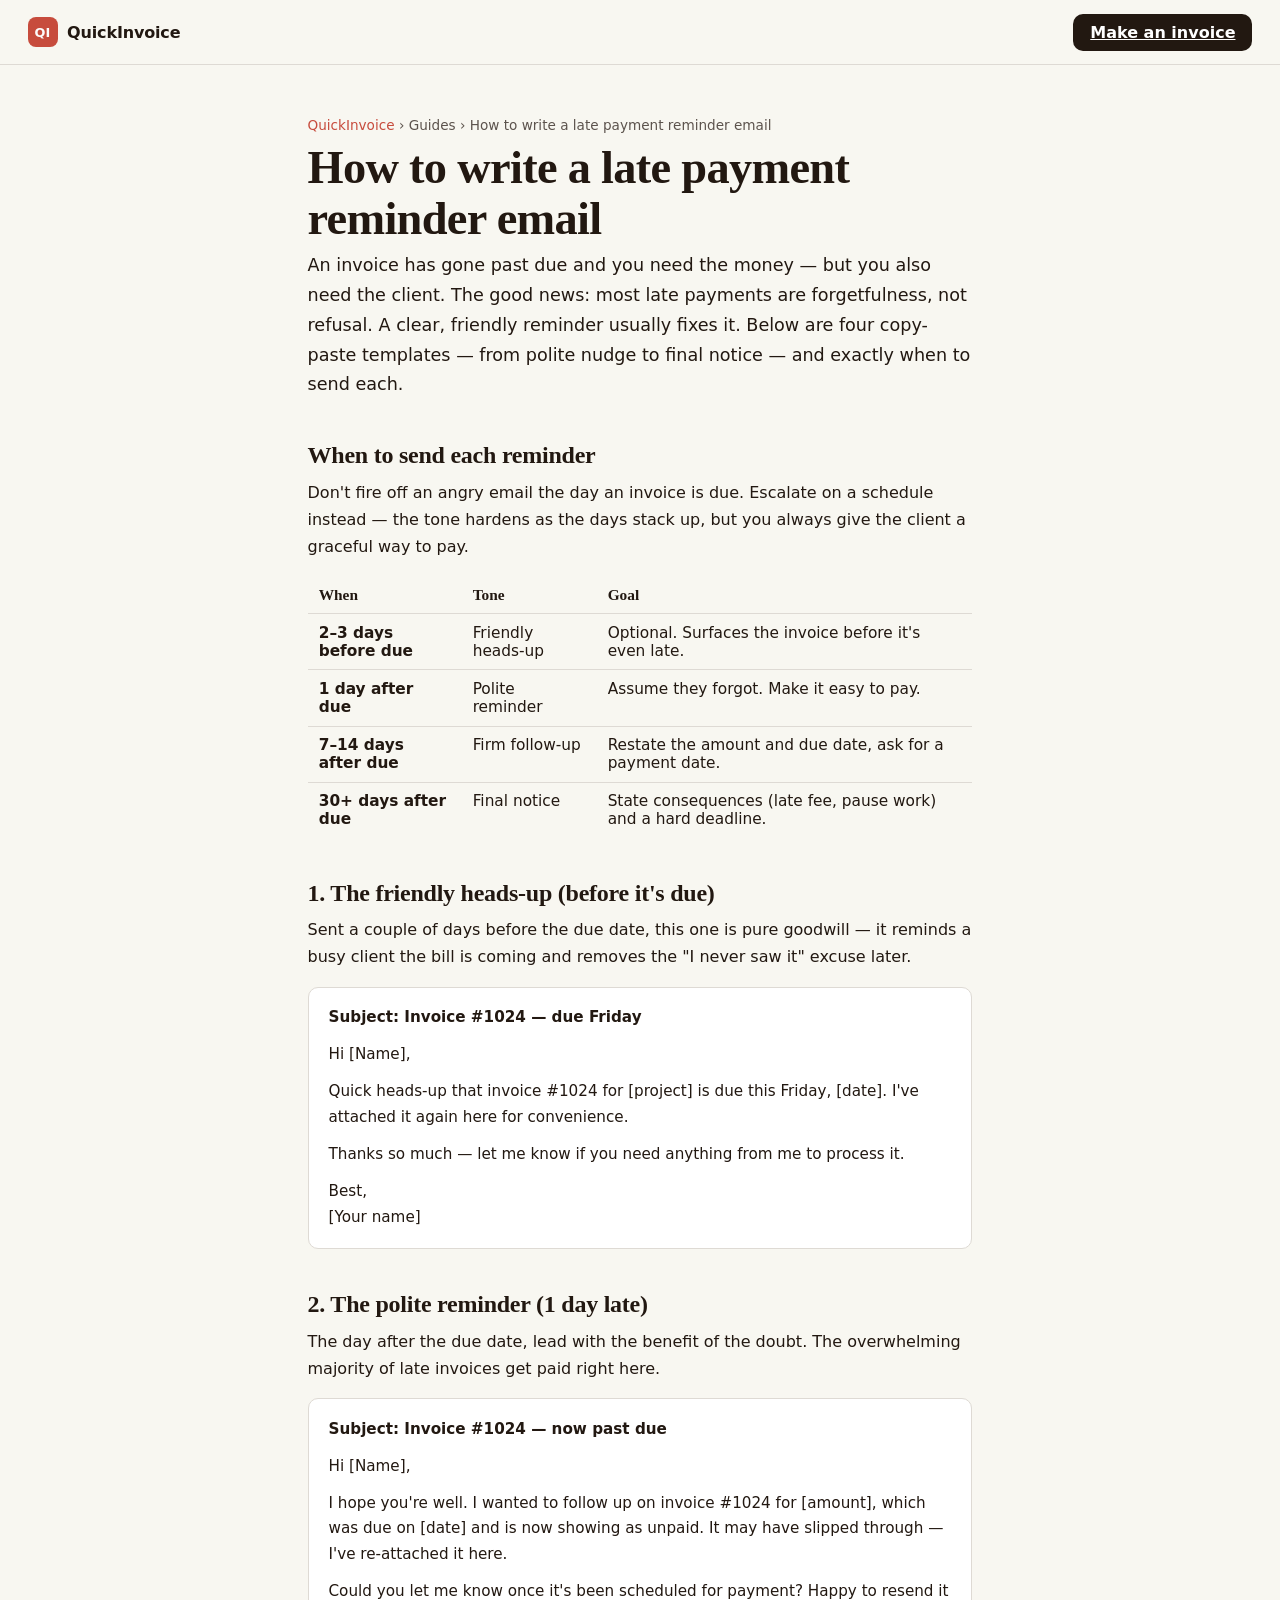
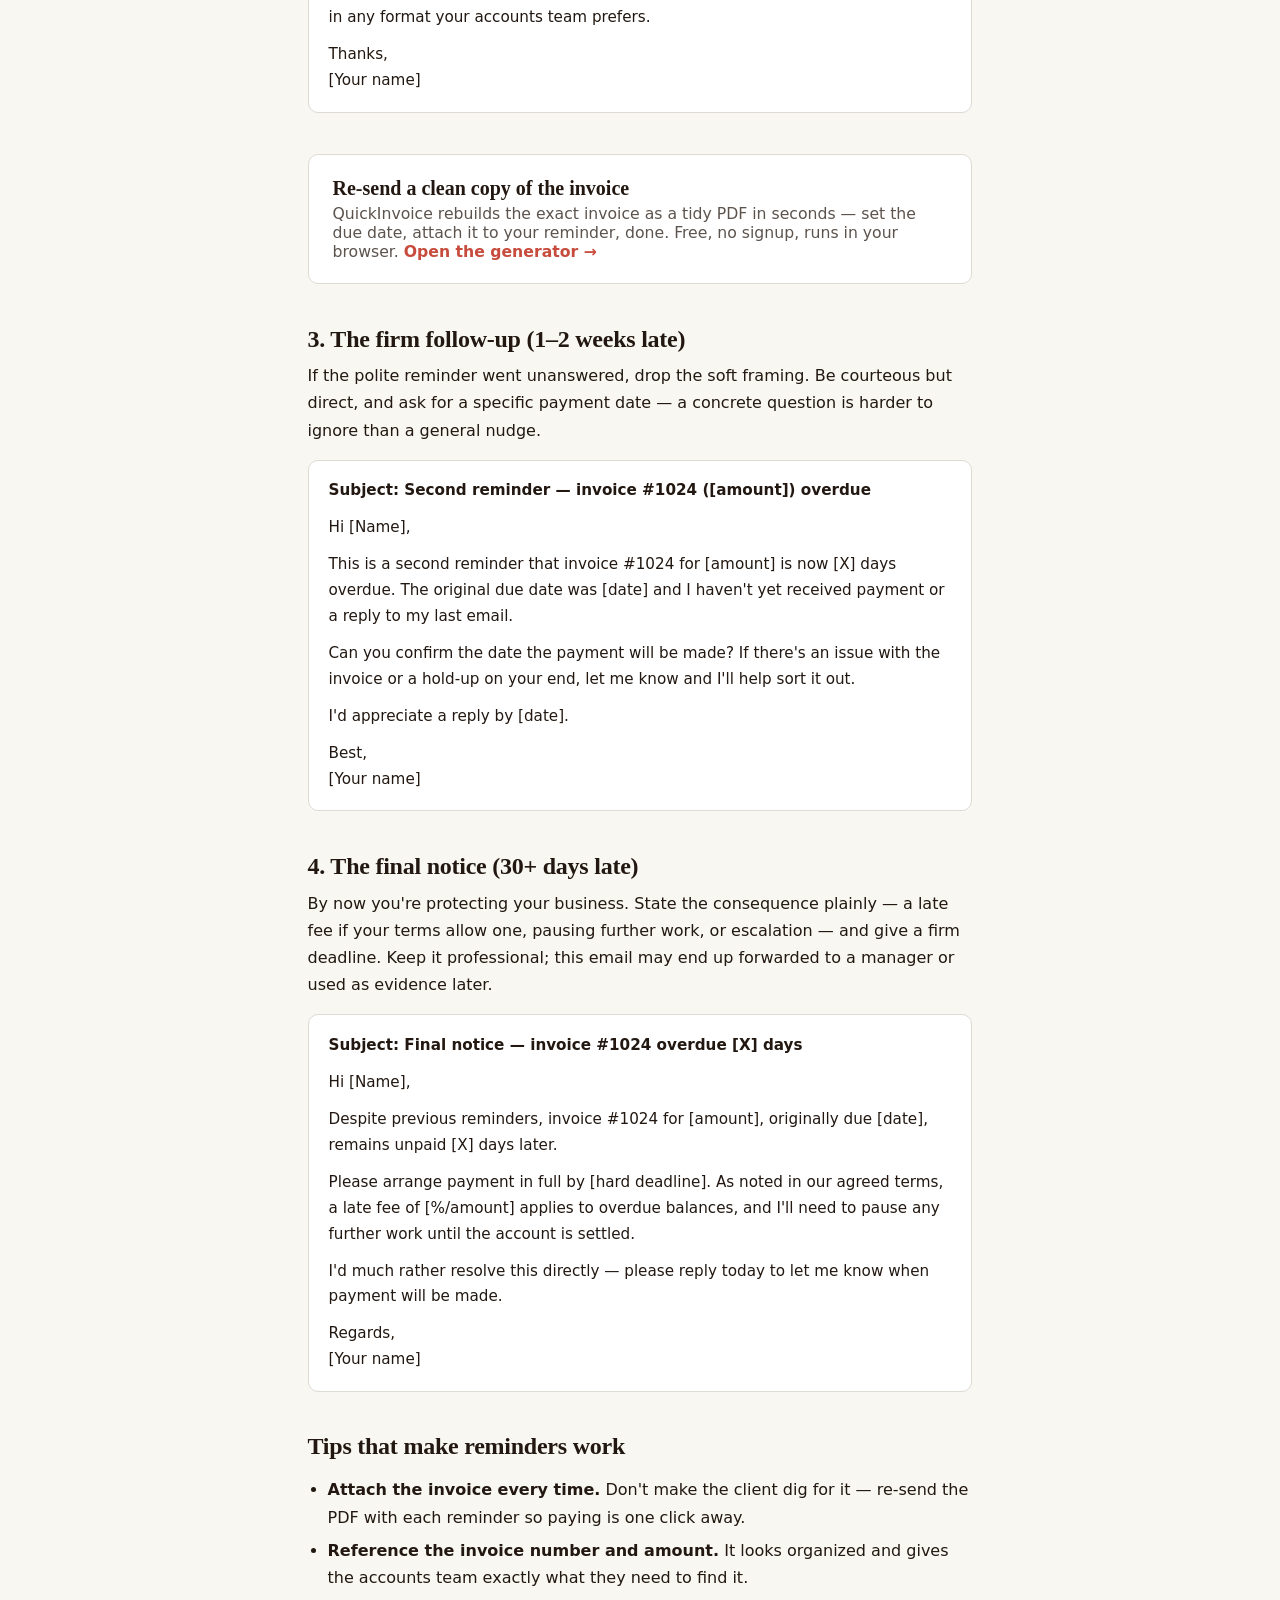
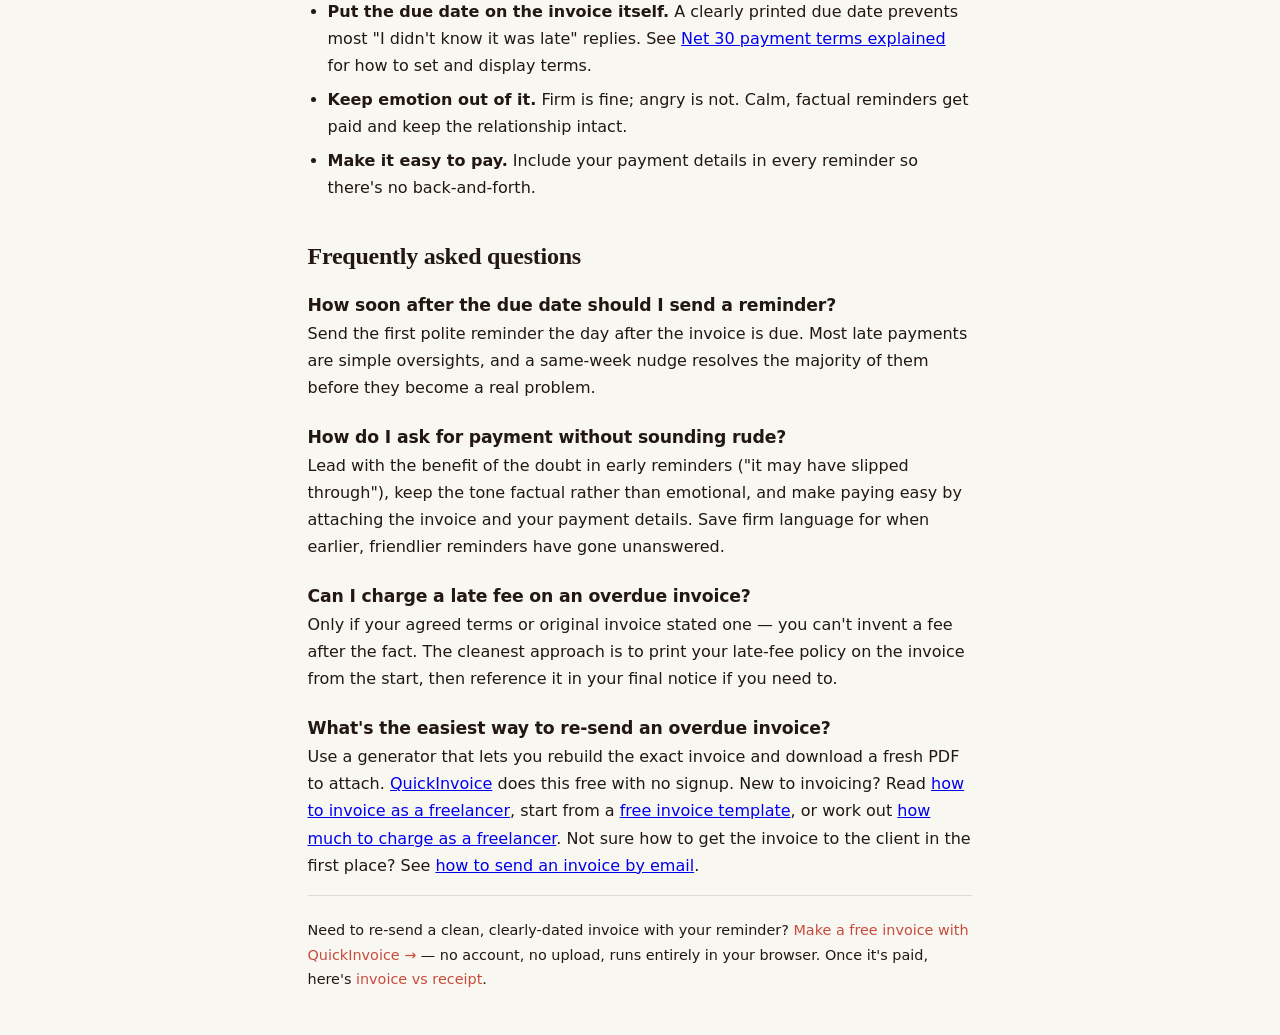
<file: docs/quickinvoice/guide/how-to-write-a-late-payment-reminder-email/index.html>
<!DOCTYPE html>
<html lang="en">
<head>
  <meta charset="UTF-8" />
  <meta name="viewport" content="width=device-width, initial-scale=1.0" />
  <title>How to Write a Late Payment Reminder Email (4 Free Templates, 2026)</title>
  <meta name="description" content="Polite, firm, and final late-payment reminder email templates you can copy and send. When to send each one, what to say, and how to chase an overdue invoice without burning the relationship." />

  <meta property="og:title" content="How to Write a Late Payment Reminder Email (4 Free Templates)" />
  <meta property="og:description" content="Copy-paste reminder emails for overdue invoices — polite, firm, and final — plus the right timing for each. Free, no-signup invoice generator included." />
  <meta property="og:type" content="article" />
  <meta property="og:url" content="https://nohunt-bot.github.io/claude/quickinvoice/guide/how-to-write-a-late-payment-reminder-email/" />

  <meta name="twitter:card" content="summary" />
  <meta name="twitter:title" content="How to Write a Late Payment Reminder Email" />
  <meta name="twitter:description" content="Copy-paste reminder email templates for overdue invoices — polite, firm, and final — plus when to send each." />

  <link rel="canonical" href="https://nohunt-bot.github.io/claude/quickinvoice/guide/how-to-write-a-late-payment-reminder-email/" />
  <link rel="stylesheet" href="../../styles.css" />
  <style>
    .guide-wrap { max-width: 720px; margin: 0 auto; padding: var(--space); }
    .guide-crumb { font-size: 0.85rem; color: var(--ink-soft); margin: 1.5rem 0 0; }
    .guide-crumb a { color: var(--accent); text-decoration: none; }
    .guide-crumb a:hover { text-decoration: underline; }
    .guide-article h1 {
      font-family: var(--serif); font-weight: 600; line-height: 1.1;
      font-size: clamp(1.9rem, 1.3rem + 2.6vw, 2.9rem);
      letter-spacing: -0.015em; margin: 0.6rem 0 0.4rem;
    }
    .guide-lede { font-size: 1.1rem; line-height: 1.6; color: var(--ink-soft); margin: 0 0 2.2rem; }
    .guide-article h2 {
      font-family: var(--serif); font-weight: 600; letter-spacing: -0.01em;
      font-size: 1.5rem; margin: 2.6rem 0 0.6rem;
    }
    .guide-article h3 { font-size: 1.08rem; margin: 1.6rem 0 0.3rem; letter-spacing: -0.01em; }
    .guide-article p { line-height: 1.7; color: var(--ink); margin: 0 0 1rem; }
    .guide-article ul, .guide-article ol { line-height: 1.7; color: var(--ink); padding-left: 1.25rem; }
    .guide-article li { margin-bottom: 0.4rem; }
    .guide-article strong { font-weight: 650; }
    .terms-table {
      width: 100%; border-collapse: collapse; margin: 1rem 0 1.4rem; font-size: 0.96rem;
    }
    .terms-table th, .terms-table td {
      text-align: left; padding: 0.6rem 0.7rem; border-bottom: 1px solid var(--line); vertical-align: top;
    }
    .terms-table th { font-family: var(--serif); font-weight: 600; color: var(--ink); }
    .terms-table td { color: var(--ink); }
    .terms-table tr:last-child td { border-bottom: none; }
    .email-tpl {
      margin: 1rem 0 1.4rem; padding: 1.1rem 1.25rem;
      background: var(--surface); border: 1px solid var(--line); border-radius: var(--r);
      font-size: 0.95rem; line-height: 1.65; color: var(--ink);
    }
    .email-tpl .email-subj { font-weight: 650; margin: 0 0 0.7rem; }
    .email-tpl p { margin: 0 0 0.7rem; }
    .email-tpl p:last-child { margin-bottom: 0; }
    .guide-cta {
      display: block; margin: 2.6rem 0; padding: 1.4rem 1.5rem;
      background: var(--surface); border: 1px solid var(--line); border-radius: var(--r);
      text-decoration: none; color: var(--ink);
      transition: border-color .15s, transform .12s;
    }
    .guide-cta:hover { border-color: var(--accent); transform: translateY(-1px); }
    .guide-cta strong { display: block; font-family: var(--serif); font-size: 1.25rem; margin-bottom: 0.2rem; }
    .guide-cta span { color: var(--ink-soft); font-size: 0.98rem; }
    .guide-cta .guide-cta-arrow { color: var(--accent); font-weight: 650; }
    .guide-foot { margin: 3rem 0 2rem; padding-top: 1.4rem; border-top: 1px solid var(--line); font-size: 0.9rem; color: var(--ink-soft); }
    .guide-foot a { color: var(--accent); text-decoration: none; }
  </style>
</head>
<body>
  <header class="topbar">
    <a class="brand" href="../../" style="text-decoration:none;color:inherit;">
      <span class="brand-mark">QI</span>
      <span class="brand-name">QuickInvoice</span>
    </a>
    <nav class="topbar-actions" aria-label="Primary">
      <a class="btn btn-solid" href="../../">Make an invoice</a>
    </nav>
  </header>

  <main class="guide-wrap">
    <p class="guide-crumb"><a href="../../">QuickInvoice</a> &rsaquo; Guides &rsaquo; How to write a late payment reminder email</p>

    <article class="guide-article">
      <h1>How to write a late payment reminder email</h1>
      <p class="guide-lede">An invoice has gone past due and you need the money — but you also need the client.
        The good news: most late payments are forgetfulness, not refusal. A clear, friendly reminder usually
        fixes it. Below are four copy-paste templates — from polite nudge to final notice — and exactly when
        to send each.</p>

      <h2>When to send each reminder</h2>
      <p>Don't fire off an angry email the day an invoice is due. Escalate on a schedule instead — the tone
        hardens as the days stack up, but you always give the client a graceful way to pay.</p>
      <table class="terms-table">
        <thead>
          <tr><th>When</th><th>Tone</th><th>Goal</th></tr>
        </thead>
        <tbody>
          <tr><td><strong>2–3 days before due</strong></td><td>Friendly heads-up</td><td>Optional. Surfaces the invoice before it's even late.</td></tr>
          <tr><td><strong>1 day after due</strong></td><td>Polite reminder</td><td>Assume they forgot. Make it easy to pay.</td></tr>
          <tr><td><strong>7–14 days after due</strong></td><td>Firm follow-up</td><td>Restate the amount and due date, ask for a payment date.</td></tr>
          <tr><td><strong>30+ days after due</strong></td><td>Final notice</td><td>State consequences (late fee, pause work) and a hard deadline.</td></tr>
        </tbody>
      </table>

      <h2>1. The friendly heads-up (before it's due)</h2>
      <p>Sent a couple of days before the due date, this one is pure goodwill — it reminds a busy client the
        bill is coming and removes the "I never saw it" excuse later.</p>
      <div class="email-tpl">
        <p class="email-subj">Subject: Invoice #1024 — due Friday</p>
        <p>Hi [Name],</p>
        <p>Quick heads-up that invoice #1024 for [project] is due this Friday, [date]. I've attached it again
          here for convenience.</p>
        <p>Thanks so much — let me know if you need anything from me to process it.</p>
        <p>Best,<br>[Your name]</p>
      </div>

      <h2>2. The polite reminder (1 day late)</h2>
      <p>The day after the due date, lead with the benefit of the doubt. The overwhelming majority of late
        invoices get paid right here.</p>
      <div class="email-tpl">
        <p class="email-subj">Subject: Invoice #1024 — now past due</p>
        <p>Hi [Name],</p>
        <p>I hope you're well. I wanted to follow up on invoice #1024 for [amount], which was due on [date]
          and is now showing as unpaid. It may have slipped through — I've re-attached it here.</p>
        <p>Could you let me know once it's been scheduled for payment? Happy to resend it in any format your
          accounts team prefers.</p>
        <p>Thanks,<br>[Your name]</p>
      </div>

      <a class="guide-cta" href="../../">
        <strong>Re-send a clean copy of the invoice</strong>
        <span>QuickInvoice rebuilds the exact invoice as a tidy PDF in seconds — set the due date, attach it to your reminder, done. Free, no signup, runs in your browser.
        <span class="guide-cta-arrow">Open the generator &rarr;</span></span>
      </a>

      <h2>3. The firm follow-up (1–2 weeks late)</h2>
      <p>If the polite reminder went unanswered, drop the soft framing. Be courteous but direct, and ask for a
        specific payment date — a concrete question is harder to ignore than a general nudge.</p>
      <div class="email-tpl">
        <p class="email-subj">Subject: Second reminder — invoice #1024 ([amount]) overdue</p>
        <p>Hi [Name],</p>
        <p>This is a second reminder that invoice #1024 for [amount] is now [X] days overdue. The original due
          date was [date] and I haven't yet received payment or a reply to my last email.</p>
        <p>Can you confirm the date the payment will be made? If there's an issue with the invoice or a hold-up
          on your end, let me know and I'll help sort it out.</p>
        <p>I'd appreciate a reply by [date].</p>
        <p>Best,<br>[Your name]</p>
      </div>

      <h2>4. The final notice (30+ days late)</h2>
      <p>By now you're protecting your business. State the consequence plainly — a late fee if your terms allow
        one, pausing further work, or escalation — and give a firm deadline. Keep it professional; this email
        may end up forwarded to a manager or used as evidence later.</p>
      <div class="email-tpl">
        <p class="email-subj">Subject: Final notice — invoice #1024 overdue [X] days</p>
        <p>Hi [Name],</p>
        <p>Despite previous reminders, invoice #1024 for [amount], originally due [date], remains unpaid [X]
          days later.</p>
        <p>Please arrange payment in full by [hard deadline]. As noted in our agreed terms, a late fee of [%/amount]
          applies to overdue balances, and I'll need to pause any further work until the account is settled.</p>
        <p>I'd much rather resolve this directly — please reply today to let me know when payment will be made.</p>
        <p>Regards,<br>[Your name]</p>
      </div>

      <h2>Tips that make reminders work</h2>
      <ul>
        <li><strong>Attach the invoice every time.</strong> Don't make the client dig for it — re-send the PDF
          with each reminder so paying is one click away.</li>
        <li><strong>Reference the invoice number and amount.</strong> It looks organized and gives the
          accounts team exactly what they need to find it.</li>
        <li><strong>Put the due date on the invoice itself.</strong> A clearly printed due date prevents most
          "I didn't know it was late" replies. See <a href="../net-30-payment-terms-explained/">Net 30 payment
          terms explained</a> for how to set and display terms.</li>
        <li><strong>Keep emotion out of it.</strong> Firm is fine; angry is not. Calm, factual reminders get
          paid and keep the relationship intact.</li>
        <li><strong>Make it easy to pay.</strong> Include your payment details in every reminder so there's no
          back-and-forth.</li>
      </ul>

      <h2>Frequently asked questions</h2>
      <h3>How soon after the due date should I send a reminder?</h3>
      <p>Send the first polite reminder the day after the invoice is due. Most late payments are simple
        oversights, and a same-week nudge resolves the majority of them before they become a real problem.</p>
      <h3>How do I ask for payment without sounding rude?</h3>
      <p>Lead with the benefit of the doubt in early reminders ("it may have slipped through"), keep the tone
        factual rather than emotional, and make paying easy by attaching the invoice and your payment details.
        Save firm language for when earlier, friendlier reminders have gone unanswered.</p>
      <h3>Can I charge a late fee on an overdue invoice?</h3>
      <p>Only if your agreed terms or original invoice stated one — you can't invent a fee after the fact. The
        cleanest approach is to print your late-fee policy on the invoice from the start, then reference it in
        your final notice if you need to.</p>
      <h3>What's the easiest way to re-send an overdue invoice?</h3>
      <p>Use a generator that lets you rebuild the exact invoice and download a fresh PDF to attach.
        <a href="../../">QuickInvoice</a> does this free with no signup. New to invoicing?
        Read <a href="../how-to-invoice-as-a-freelancer/">how to invoice as a freelancer</a>, start from a
        <a href="../../invoice-template/">free invoice template</a>, or work out
        <a href="../how-much-to-charge-as-a-freelancer/">how much to charge as a freelancer</a>. Not sure how to
        get the invoice to the client in the first place? See
        <a href="../how-to-send-an-invoice-by-email/">how to send an invoice by email</a>.</p>

      <p class="guide-foot">Need to re-send a clean, clearly-dated invoice with your reminder? <a href="../../">Make a free invoice with QuickInvoice &rarr;</a>
        — no account, no upload, runs entirely in your browser. Once it's paid, here's
        <a href="../invoice-vs-receipt-whats-the-difference/">invoice vs receipt</a>.</p>
    </article>
  </main>

  <script type="application/ld+json">
  {
    "@context": "https://schema.org",
    "@type": "Article",
    "headline": "How to Write a Late Payment Reminder Email (4 Free Templates)",
    "description": "Polite, firm, and final late-payment reminder email templates you can copy and send, plus when to send each one and how to chase an overdue invoice without damaging the relationship.",
    "author": { "@type": "Organization", "name": "QuickInvoice" },
    "publisher": { "@type": "Organization", "name": "QuickInvoice" },
    "datePublished": "2026-06-12",
    "dateModified": "2026-06-12",
    "mainEntityOfPage": "https://nohunt-bot.github.io/claude/quickinvoice/guide/how-to-write-a-late-payment-reminder-email/"
  }
  </script>
  <script type="application/ld+json">
  {
    "@context": "https://schema.org",
    "@type": "FAQPage",
    "mainEntity": [
      {
        "@type": "Question",
        "name": "How soon after the due date should I send a reminder?",
        "acceptedAnswer": { "@type": "Answer", "text": "Send the first polite reminder the day after the invoice is due. Most late payments are simple oversights, and a same-week nudge resolves the majority of them before they become a real problem." }
      },
      {
        "@type": "Question",
        "name": "How do I ask for payment without sounding rude?",
        "acceptedAnswer": { "@type": "Answer", "text": "Lead with the benefit of the doubt in early reminders, keep the tone factual rather than emotional, and make paying easy by attaching the invoice and your payment details. Save firm language for when earlier reminders have gone unanswered." }
      },
      {
        "@type": "Question",
        "name": "Can I charge a late fee on an overdue invoice?",
        "acceptedAnswer": { "@type": "Answer", "text": "Only if your agreed terms or original invoice stated one — you cannot invent a fee after the fact. The cleanest approach is to print your late-fee policy on the invoice from the start, then reference it in your final notice if needed." }
      },
      {
        "@type": "Question",
        "name": "What's the easiest way to re-send an overdue invoice?",
        "acceptedAnswer": { "@type": "Answer", "text": "Use a generator that lets you rebuild the exact invoice and download a fresh PDF to attach. QuickInvoice does this free with no signup." }
      }
    ]
  }
  </script>
  <script type="application/ld+json">
  {
    "@context": "https://schema.org",
    "@type": "BreadcrumbList",
    "itemListElement": [
      { "@type": "ListItem", "position": 1, "name": "QuickInvoice", "item": "https://nohunt-bot.github.io/claude/quickinvoice/" },
      { "@type": "ListItem", "position": 2, "name": "How to write a late payment reminder email", "item": "https://nohunt-bot.github.io/claude/quickinvoice/guide/how-to-write-a-late-payment-reminder-email/" }
    ]
  }
  </script>
</body>
</html>
</file>
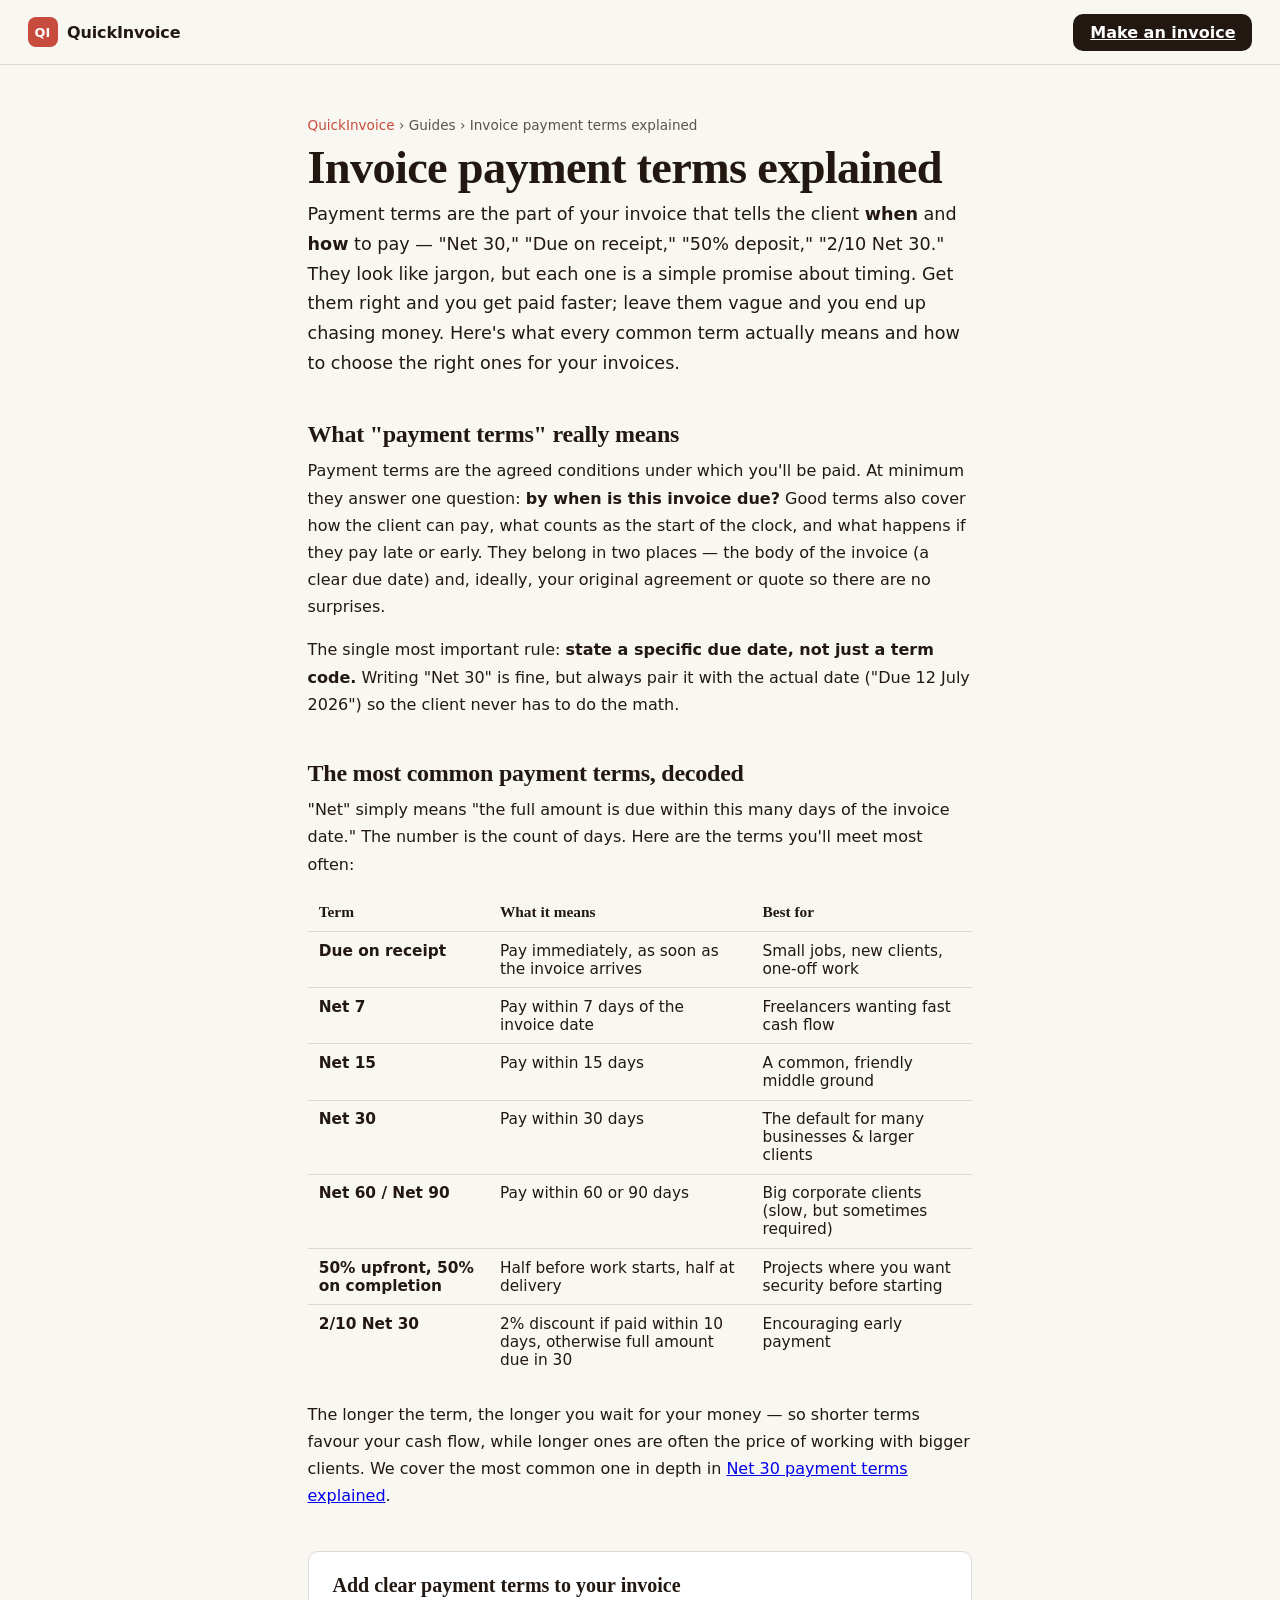
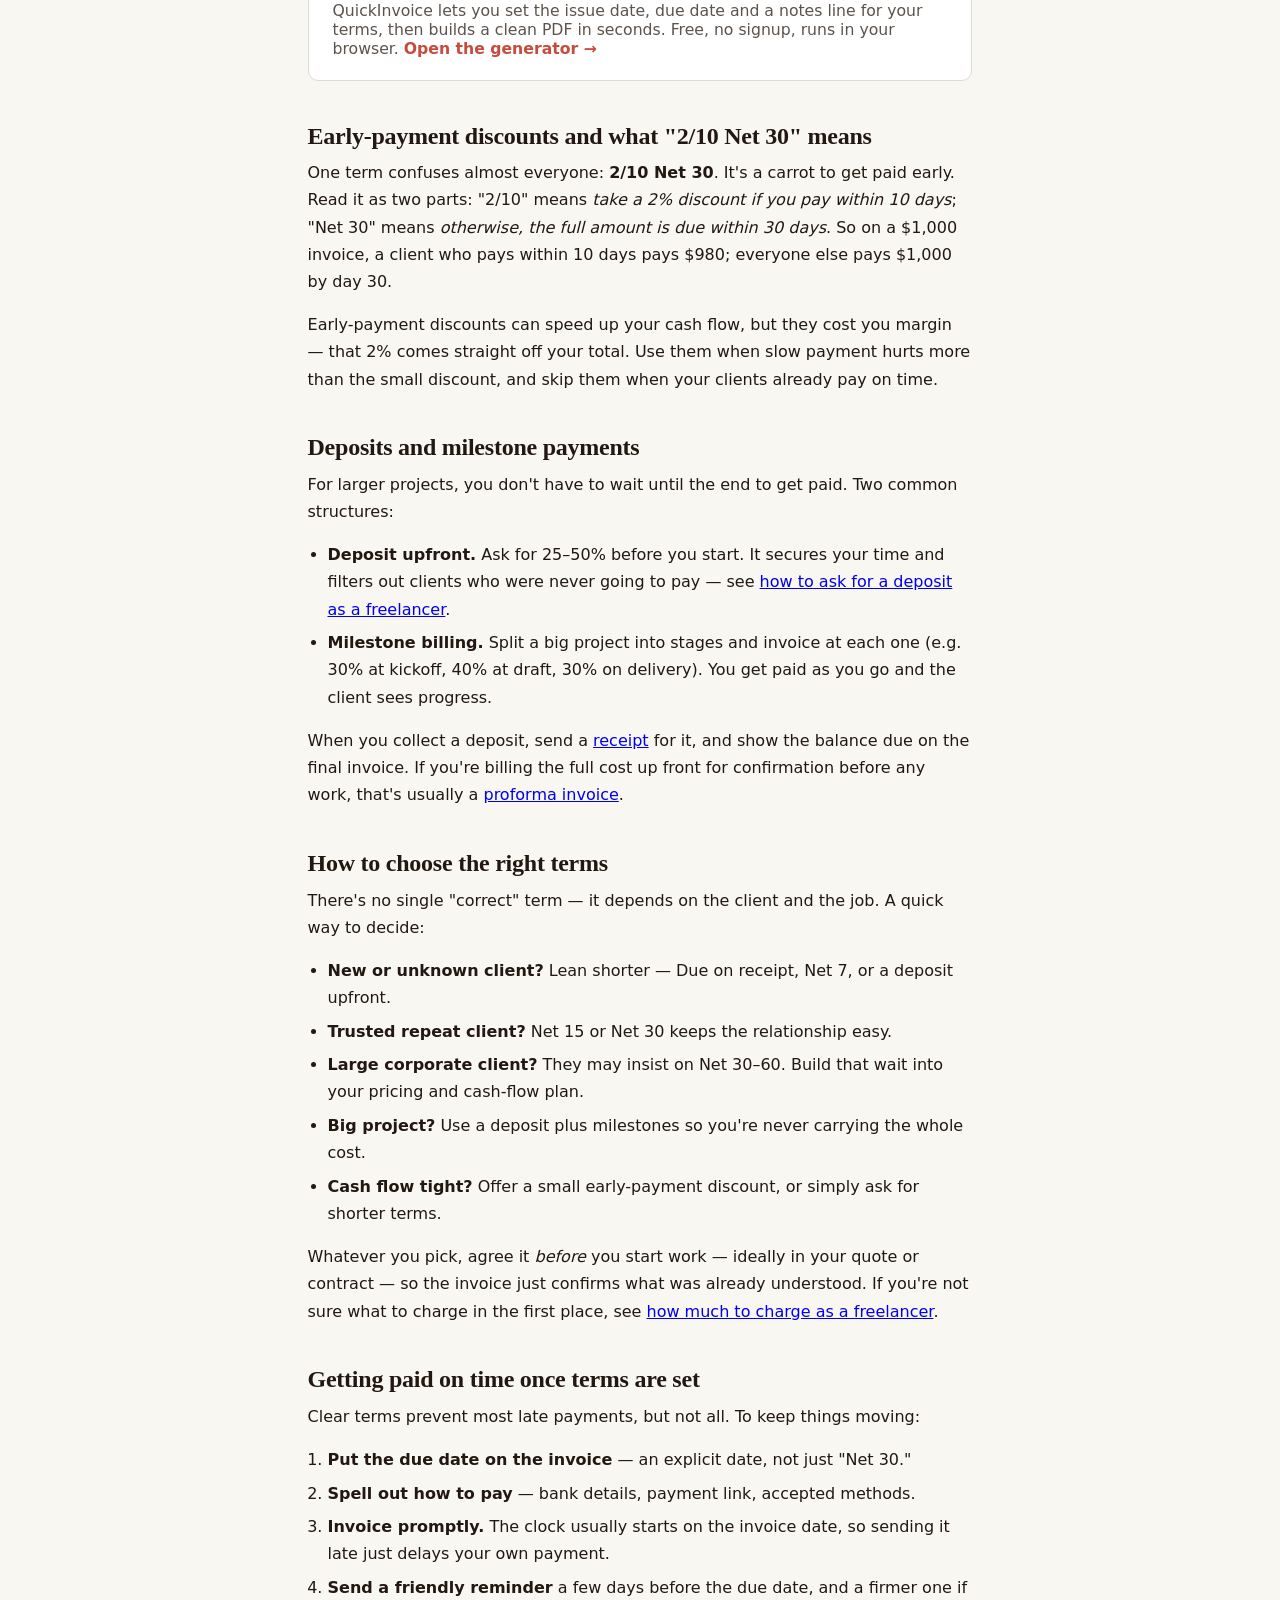
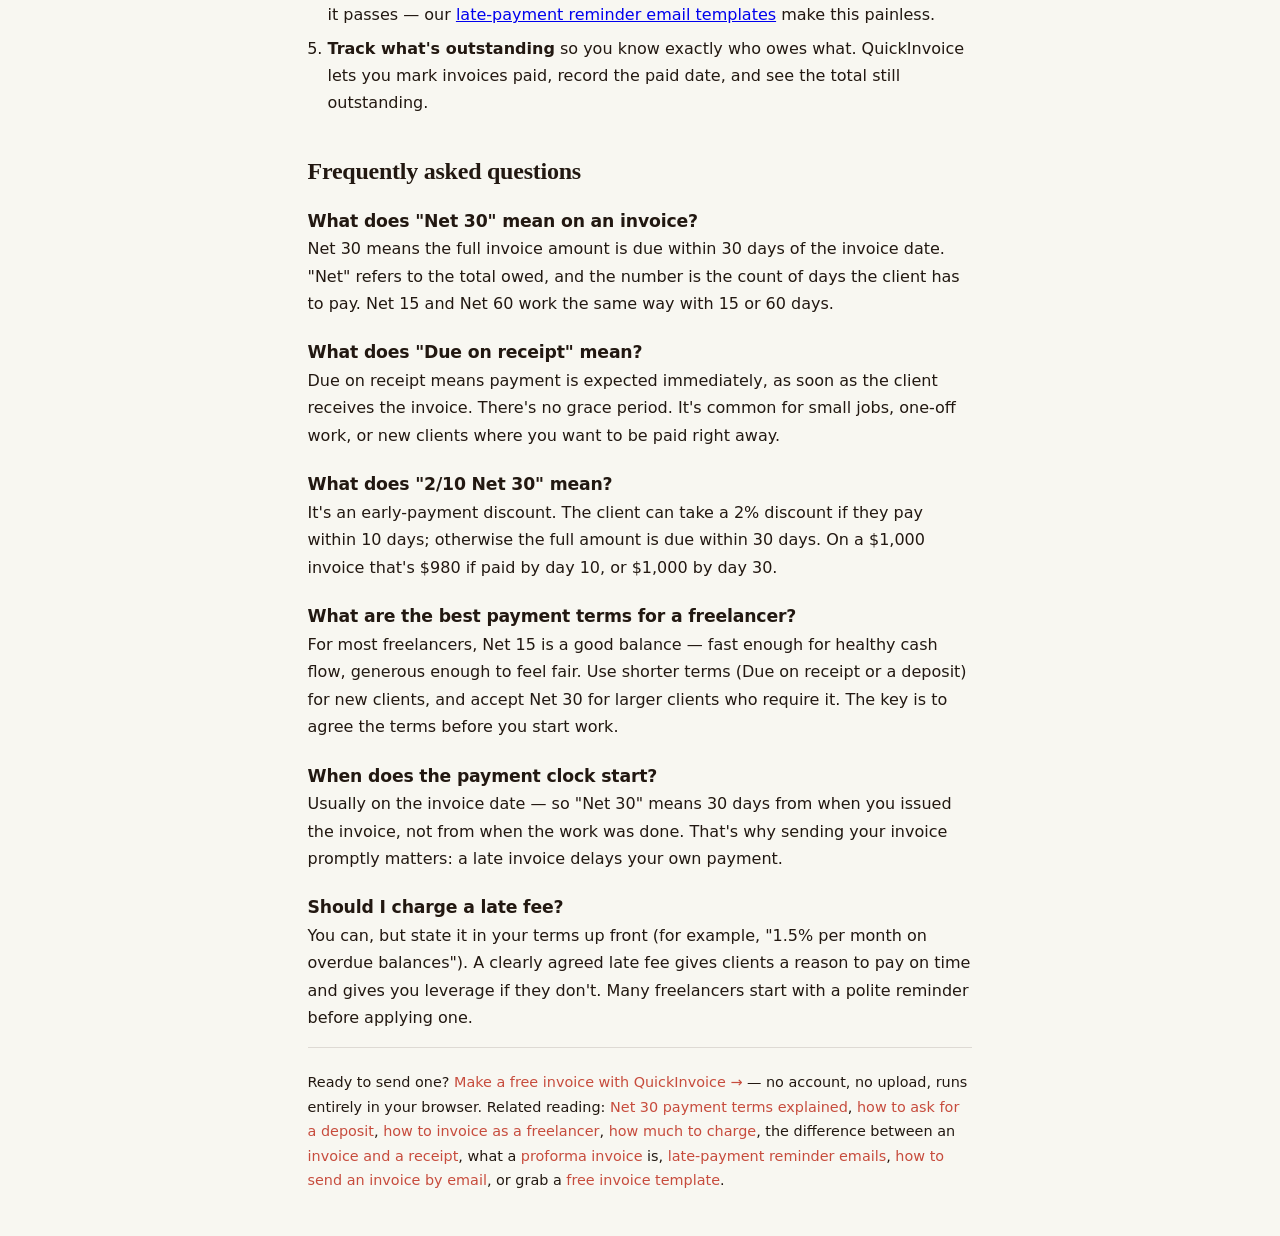
<file: docs/quickinvoice/guide/invoice-payment-terms-explained/index.html>
<!DOCTYPE html>
<html lang="en">
<head>
  <meta charset="UTF-8" />
  <meta name="viewport" content="width=device-width, initial-scale=1.0" />
  <title>Invoice Payment Terms Explained: Net 30, Due on Receipt & More (2026)</title>
  <meta name="description" content="Invoice payment terms tell a client when and how to pay. Here's what Net 30, Net 15, Due on Receipt, 2/10 Net 30 and deposits actually mean — and how to pick the right ones to get paid faster." />

  <meta property="og:title" content="Invoice Payment Terms Explained" />
  <meta property="og:description" content="What Net 30, Net 15, Due on Receipt, 2/10 Net 30 and deposit terms really mean, plus how to choose the right ones to get paid faster. Free, no-signup invoice generator included." />
  <meta property="og:type" content="article" />
  <meta property="og:url" content="https://nohunt-bot.github.io/claude/quickinvoice/guide/invoice-payment-terms-explained/" />

  <meta name="twitter:card" content="summary" />
  <meta name="twitter:title" content="Invoice Payment Terms Explained" />
  <meta name="twitter:description" content="Net 30, Net 15, Due on Receipt, 2/10 Net 30 and deposits — what each term means and how to pick the right one." />

  <link rel="canonical" href="https://nohunt-bot.github.io/claude/quickinvoice/guide/invoice-payment-terms-explained/" />
  <link rel="stylesheet" href="../../styles.css" />
  <style>
    .guide-wrap { max-width: 720px; margin: 0 auto; padding: var(--space); }
    .guide-crumb { font-size: 0.85rem; color: var(--ink-soft); margin: 1.5rem 0 0; }
    .guide-crumb a { color: var(--accent); text-decoration: none; }
    .guide-crumb a:hover { text-decoration: underline; }
    .guide-article h1 {
      font-family: var(--serif); font-weight: 600; line-height: 1.1;
      font-size: clamp(1.9rem, 1.3rem + 2.6vw, 2.9rem);
      letter-spacing: -0.015em; margin: 0.6rem 0 0.4rem;
    }
    .guide-lede { font-size: 1.1rem; line-height: 1.6; color: var(--ink-soft); margin: 0 0 2.2rem; }
    .guide-article h2 {
      font-family: var(--serif); font-weight: 600; letter-spacing: -0.01em;
      font-size: 1.5rem; margin: 2.6rem 0 0.6rem;
    }
    .guide-article h3 { font-size: 1.08rem; margin: 1.6rem 0 0.3rem; letter-spacing: -0.01em; }
    .guide-article p { line-height: 1.7; color: var(--ink); margin: 0 0 1rem; }
    .guide-article ul, .guide-article ol { line-height: 1.7; color: var(--ink); padding-left: 1.25rem; }
    .guide-article li { margin-bottom: 0.4rem; }
    .guide-article strong { font-weight: 650; }
    .terms-table {
      width: 100%; border-collapse: collapse; margin: 1rem 0 1.4rem; font-size: 0.96rem;
    }
    .terms-table th, .terms-table td {
      text-align: left; padding: 0.6rem 0.7rem; border-bottom: 1px solid var(--line); vertical-align: top;
    }
    .terms-table th { font-family: var(--serif); font-weight: 600; color: var(--ink); }
    .terms-table td { color: var(--ink); }
    .terms-table tr:last-child td { border-bottom: none; }
    .guide-quote {
      margin: 1rem 0 1.4rem; padding: 1rem 1.2rem; background: var(--surface);
      border-left: 3px solid var(--accent); border-radius: 0 var(--r) var(--r) 0;
      font-size: 0.98rem; line-height: 1.65; color: var(--ink);
    }
    .guide-cta {
      display: block; margin: 2.6rem 0; padding: 1.4rem 1.5rem;
      background: var(--surface); border: 1px solid var(--line); border-radius: var(--r);
      text-decoration: none; color: var(--ink);
      transition: border-color .15s, transform .12s;
    }
    .guide-cta:hover { border-color: var(--accent); transform: translateY(-1px); }
    .guide-cta strong { display: block; font-family: var(--serif); font-size: 1.25rem; margin-bottom: 0.2rem; }
    .guide-cta span { color: var(--ink-soft); font-size: 0.98rem; }
    .guide-cta .guide-cta-arrow { color: var(--accent); font-weight: 650; }
    .guide-foot { margin: 3rem 0 2rem; padding-top: 1.4rem; border-top: 1px solid var(--line); font-size: 0.9rem; color: var(--ink-soft); }
    .guide-foot a { color: var(--accent); text-decoration: none; }
  </style>
</head>
<body>
  <header class="topbar">
    <a class="brand" href="../../" style="text-decoration:none;color:inherit;">
      <span class="brand-mark">QI</span>
      <span class="brand-name">QuickInvoice</span>
    </a>
    <nav class="topbar-actions" aria-label="Primary">
      <a class="btn btn-solid" href="../../">Make an invoice</a>
    </nav>
  </header>

  <main class="guide-wrap">
    <p class="guide-crumb"><a href="../../">QuickInvoice</a> &rsaquo; Guides &rsaquo; Invoice payment terms explained</p>

    <article class="guide-article">
      <h1>Invoice payment terms explained</h1>
      <p class="guide-lede">Payment terms are the part of your invoice that tells the client <strong>when</strong>
        and <strong>how</strong> to pay — "Net 30," "Due on receipt," "50% deposit," "2/10 Net 30." They look like
        jargon, but each one is a simple promise about timing. Get them right and you get paid faster; leave them
        vague and you end up chasing money. Here's what every common term actually means and how to choose the right
        ones for your invoices.</p>

      <h2>What "payment terms" really means</h2>
      <p>Payment terms are the agreed conditions under which you'll be paid. At minimum they answer one question:
        <strong>by when is this invoice due?</strong> Good terms also cover how the client can pay, what counts as
        the start of the clock, and what happens if they pay late or early. They belong in two places — the body of
        the invoice (a clear due date) and, ideally, your original agreement or quote so there are no surprises.</p>
      <p>The single most important rule: <strong>state a specific due date, not just a term code.</strong> Writing
        "Net 30" is fine, but always pair it with the actual date ("Due 12 July 2026") so the client never has to
        do the math.</p>

      <h2>The most common payment terms, decoded</h2>
      <p>"Net" simply means "the full amount is due within this many days of the invoice date." The number is the
        count of days. Here are the terms you'll meet most often:</p>
      <table class="terms-table">
        <thead>
          <tr><th>Term</th><th>What it means</th><th>Best for</th></tr>
        </thead>
        <tbody>
          <tr><td><strong>Due on receipt</strong></td><td>Pay immediately, as soon as the invoice arrives</td><td>Small jobs, new clients, one-off work</td></tr>
          <tr><td><strong>Net 7</strong></td><td>Pay within 7 days of the invoice date</td><td>Freelancers wanting fast cash flow</td></tr>
          <tr><td><strong>Net 15</strong></td><td>Pay within 15 days</td><td>A common, friendly middle ground</td></tr>
          <tr><td><strong>Net 30</strong></td><td>Pay within 30 days</td><td>The default for many businesses &amp; larger clients</td></tr>
          <tr><td><strong>Net 60 / Net 90</strong></td><td>Pay within 60 or 90 days</td><td>Big corporate clients (slow, but sometimes required)</td></tr>
          <tr><td><strong>50% upfront, 50% on completion</strong></td><td>Half before work starts, half at delivery</td><td>Projects where you want security before starting</td></tr>
          <tr><td><strong>2/10 Net 30</strong></td><td>2% discount if paid within 10 days, otherwise full amount due in 30</td><td>Encouraging early payment</td></tr>
        </tbody>
      </table>
      <p>The longer the term, the longer you wait for your money — so shorter terms favour your cash flow, while
        longer ones are often the price of working with bigger clients. We cover the most common one in depth in
        <a href="../net-30-payment-terms-explained/">Net 30 payment terms explained</a>.</p>

      <a class="guide-cta" href="../../">
        <strong>Add clear payment terms to your invoice</strong>
        <span>QuickInvoice lets you set the issue date, due date and a notes line for your terms, then builds a clean
        PDF in seconds. Free, no signup, runs in your browser.
        <span class="guide-cta-arrow">Open the generator &rarr;</span></span>
      </a>

      <h2>Early-payment discounts and what "2/10 Net 30" means</h2>
      <p>One term confuses almost everyone: <strong>2/10 Net 30</strong>. It's a carrot to get paid early. Read it
        as two parts: "2/10" means <em>take a 2% discount if you pay within 10 days</em>; "Net 30" means
        <em>otherwise, the full amount is due within 30 days</em>. So on a $1,000 invoice, a client who pays within
        10 days pays $980; everyone else pays $1,000 by day 30.</p>
      <p>Early-payment discounts can speed up your cash flow, but they cost you margin — that 2% comes straight off
        your total. Use them when slow payment hurts more than the small discount, and skip them when your clients
        already pay on time.</p>

      <h2>Deposits and milestone payments</h2>
      <p>For larger projects, you don't have to wait until the end to get paid. Two common structures:</p>
      <ul>
        <li><strong>Deposit upfront.</strong> Ask for 25–50% before you start. It secures your time and filters out
          clients who were never going to pay — see <a href="../how-to-ask-for-a-deposit-as-a-freelancer/">how to ask
          for a deposit as a freelancer</a>.</li>
        <li><strong>Milestone billing.</strong> Split a big project into stages and invoice at each one (e.g. 30% at
          kickoff, 40% at draft, 30% on delivery). You get paid as you go and the client sees progress.</li>
      </ul>
      <p>When you collect a deposit, send a <a href="../invoice-vs-receipt-whats-the-difference/">receipt</a> for it,
        and show the balance due on the final invoice. If you're billing the full cost up front for confirmation
        before any work, that's usually a <a href="../what-is-a-proforma-invoice/">proforma invoice</a>.</p>

      <h2>How to choose the right terms</h2>
      <p>There's no single "correct" term — it depends on the client and the job. A quick way to decide:</p>
      <ul>
        <li><strong>New or unknown client?</strong> Lean shorter — Due on receipt, Net 7, or a deposit upfront.</li>
        <li><strong>Trusted repeat client?</strong> Net 15 or Net 30 keeps the relationship easy.</li>
        <li><strong>Large corporate client?</strong> They may insist on Net 30–60. Build that wait into your pricing
          and cash-flow plan.</li>
        <li><strong>Big project?</strong> Use a deposit plus milestones so you're never carrying the whole cost.</li>
        <li><strong>Cash flow tight?</strong> Offer a small early-payment discount, or simply ask for shorter terms.</li>
      </ul>
      <p>Whatever you pick, agree it <em>before</em> you start work — ideally in your quote or contract — so the
        invoice just confirms what was already understood. If you're not sure what to charge in the first place, see
        <a href="../how-much-to-charge-as-a-freelancer/">how much to charge as a freelancer</a>.</p>

      <h2>Getting paid on time once terms are set</h2>
      <p>Clear terms prevent most late payments, but not all. To keep things moving:</p>
      <ol>
        <li><strong>Put the due date on the invoice</strong> — an explicit date, not just "Net 30."</li>
        <li><strong>Spell out how to pay</strong> — bank details, payment link, accepted methods.</li>
        <li><strong>Invoice promptly.</strong> The clock usually starts on the invoice date, so sending it late just
          delays your own payment.</li>
        <li><strong>Send a friendly reminder</strong> a few days before the due date, and a firmer one if it passes —
          our <a href="../how-to-write-a-late-payment-reminder-email/">late-payment reminder email templates</a> make
          this painless.</li>
        <li><strong>Track what's outstanding</strong> so you know exactly who owes what. QuickInvoice lets you mark
          invoices paid, record the paid date, and see the total still outstanding.</li>
      </ol>

      <h2>Frequently asked questions</h2>
      <h3>What does "Net 30" mean on an invoice?</h3>
      <p>Net 30 means the full invoice amount is due within 30 days of the invoice date. "Net" refers to the total
        owed, and the number is the count of days the client has to pay. Net 15 and Net 60 work the same way with
        15 or 60 days.</p>
      <h3>What does "Due on receipt" mean?</h3>
      <p>Due on receipt means payment is expected immediately, as soon as the client receives the invoice. There's
        no grace period. It's common for small jobs, one-off work, or new clients where you want to be paid right
        away.</p>
      <h3>What does "2/10 Net 30" mean?</h3>
      <p>It's an early-payment discount. The client can take a 2% discount if they pay within 10 days; otherwise the
        full amount is due within 30 days. On a $1,000 invoice that's $980 if paid by day 10, or $1,000 by day 30.</p>
      <h3>What are the best payment terms for a freelancer?</h3>
      <p>For most freelancers, Net 15 is a good balance — fast enough for healthy cash flow, generous enough to feel
        fair. Use shorter terms (Due on receipt or a deposit) for new clients, and accept Net 30 for larger clients
        who require it. The key is to agree the terms before you start work.</p>
      <h3>When does the payment clock start?</h3>
      <p>Usually on the invoice date — so "Net 30" means 30 days from when you issued the invoice, not from when the
        work was done. That's why sending your invoice promptly matters: a late invoice delays your own payment.</p>
      <h3>Should I charge a late fee?</h3>
      <p>You can, but state it in your terms up front (for example, "1.5% per month on overdue balances"). A clearly
        agreed late fee gives clients a reason to pay on time and gives you leverage if they don't. Many freelancers
        start with a polite reminder before applying one.</p>

      <p class="guide-foot">Ready to send one? <a href="../../">Make a free invoice with QuickInvoice &rarr;</a>
        — no account, no upload, runs entirely in your browser. Related reading:
        <a href="../net-30-payment-terms-explained/">Net 30 payment terms explained</a>,
        <a href="../how-to-ask-for-a-deposit-as-a-freelancer/">how to ask for a deposit</a>,
        <a href="../how-to-invoice-as-a-freelancer/">how to invoice as a freelancer</a>,
        <a href="../how-much-to-charge-as-a-freelancer/">how much to charge</a>, the difference between an
        <a href="../invoice-vs-receipt-whats-the-difference/">invoice and a receipt</a>, what a
        <a href="../what-is-a-proforma-invoice/">proforma invoice</a> is,
        <a href="../how-to-write-a-late-payment-reminder-email/">late-payment reminder emails</a>,
        <a href="../how-to-send-an-invoice-by-email/">how to send an invoice by email</a>, or grab a
        <a href="../../invoice-template/">free invoice template</a>.</p>
    </article>
  </main>

  <script type="application/ld+json">
  {
    "@context": "https://schema.org",
    "@type": "Article",
    "headline": "Invoice Payment Terms Explained",
    "description": "What Net 30, Net 15, Due on Receipt, 2/10 Net 30 and deposit terms mean, and how to choose the right ones to get paid faster.",
    "author": { "@type": "Organization", "name": "QuickInvoice" },
    "publisher": { "@type": "Organization", "name": "QuickInvoice" },
    "datePublished": "2026-06-12",
    "dateModified": "2026-06-12",
    "mainEntityOfPage": "https://nohunt-bot.github.io/claude/quickinvoice/guide/invoice-payment-terms-explained/"
  }
  </script>
  <script type="application/ld+json">
  {
    "@context": "https://schema.org",
    "@type": "FAQPage",
    "mainEntity": [
      {
        "@type": "Question",
        "name": "What does Net 30 mean on an invoice?",
        "acceptedAnswer": { "@type": "Answer", "text": "Net 30 means the full invoice amount is due within 30 days of the invoice date. Net refers to the total owed, and the number is the count of days the client has to pay. Net 15 and Net 60 work the same way with 15 or 60 days." }
      },
      {
        "@type": "Question",
        "name": "What does Due on receipt mean?",
        "acceptedAnswer": { "@type": "Answer", "text": "Due on receipt means payment is expected immediately, as soon as the client receives the invoice. There is no grace period. It is common for small jobs, one-off work, or new clients where you want to be paid right away." }
      },
      {
        "@type": "Question",
        "name": "What does 2/10 Net 30 mean?",
        "acceptedAnswer": { "@type": "Answer", "text": "It is an early-payment discount. The client can take a 2% discount if they pay within 10 days; otherwise the full amount is due within 30 days. On a $1,000 invoice that is $980 if paid by day 10, or $1,000 by day 30." }
      },
      {
        "@type": "Question",
        "name": "What are the best payment terms for a freelancer?",
        "acceptedAnswer": { "@type": "Answer", "text": "For most freelancers, Net 15 is a good balance — fast enough for healthy cash flow, generous enough to feel fair. Use shorter terms (Due on receipt or a deposit) for new clients, and accept Net 30 for larger clients who require it. The key is to agree the terms before you start work." }
      },
      {
        "@type": "Question",
        "name": "When does the payment clock start?",
        "acceptedAnswer": { "@type": "Answer", "text": "Usually on the invoice date — so Net 30 means 30 days from when you issued the invoice, not from when the work was done. That is why sending your invoice promptly matters: a late invoice delays your own payment." }
      },
      {
        "@type": "Question",
        "name": "Should I charge a late fee?",
        "acceptedAnswer": { "@type": "Answer", "text": "You can, but state it in your terms up front (for example, 1.5% per month on overdue balances). A clearly agreed late fee gives clients a reason to pay on time and gives you leverage if they don't. Many freelancers start with a polite reminder before applying one." }
      }
    ]
  }
  </script>
  <script type="application/ld+json">
  {
    "@context": "https://schema.org",
    "@type": "BreadcrumbList",
    "itemListElement": [
      { "@type": "ListItem", "position": 1, "name": "QuickInvoice", "item": "https://nohunt-bot.github.io/claude/quickinvoice/" },
      { "@type": "ListItem", "position": 2, "name": "Invoice payment terms explained", "item": "https://nohunt-bot.github.io/claude/quickinvoice/guide/invoice-payment-terms-explained/" }
    ]
  }
  </script>
</body>
</html>
</file>
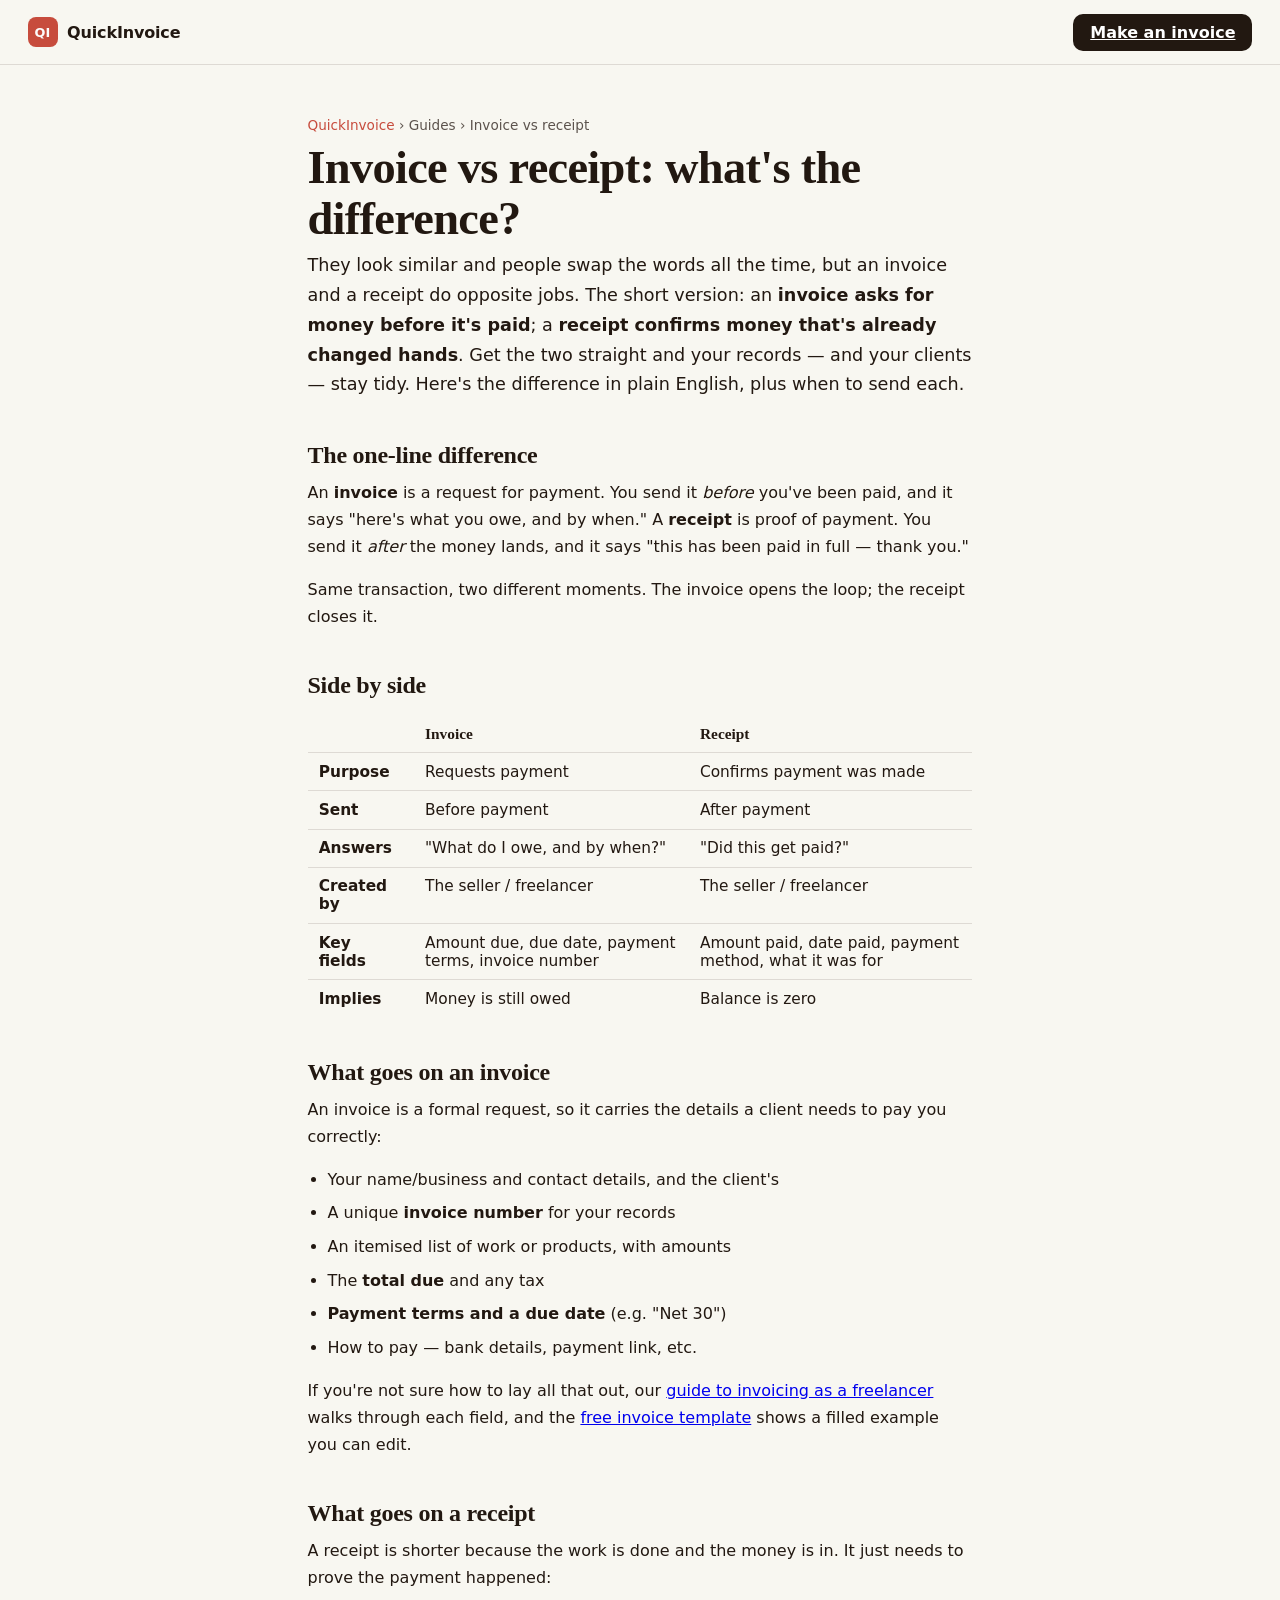
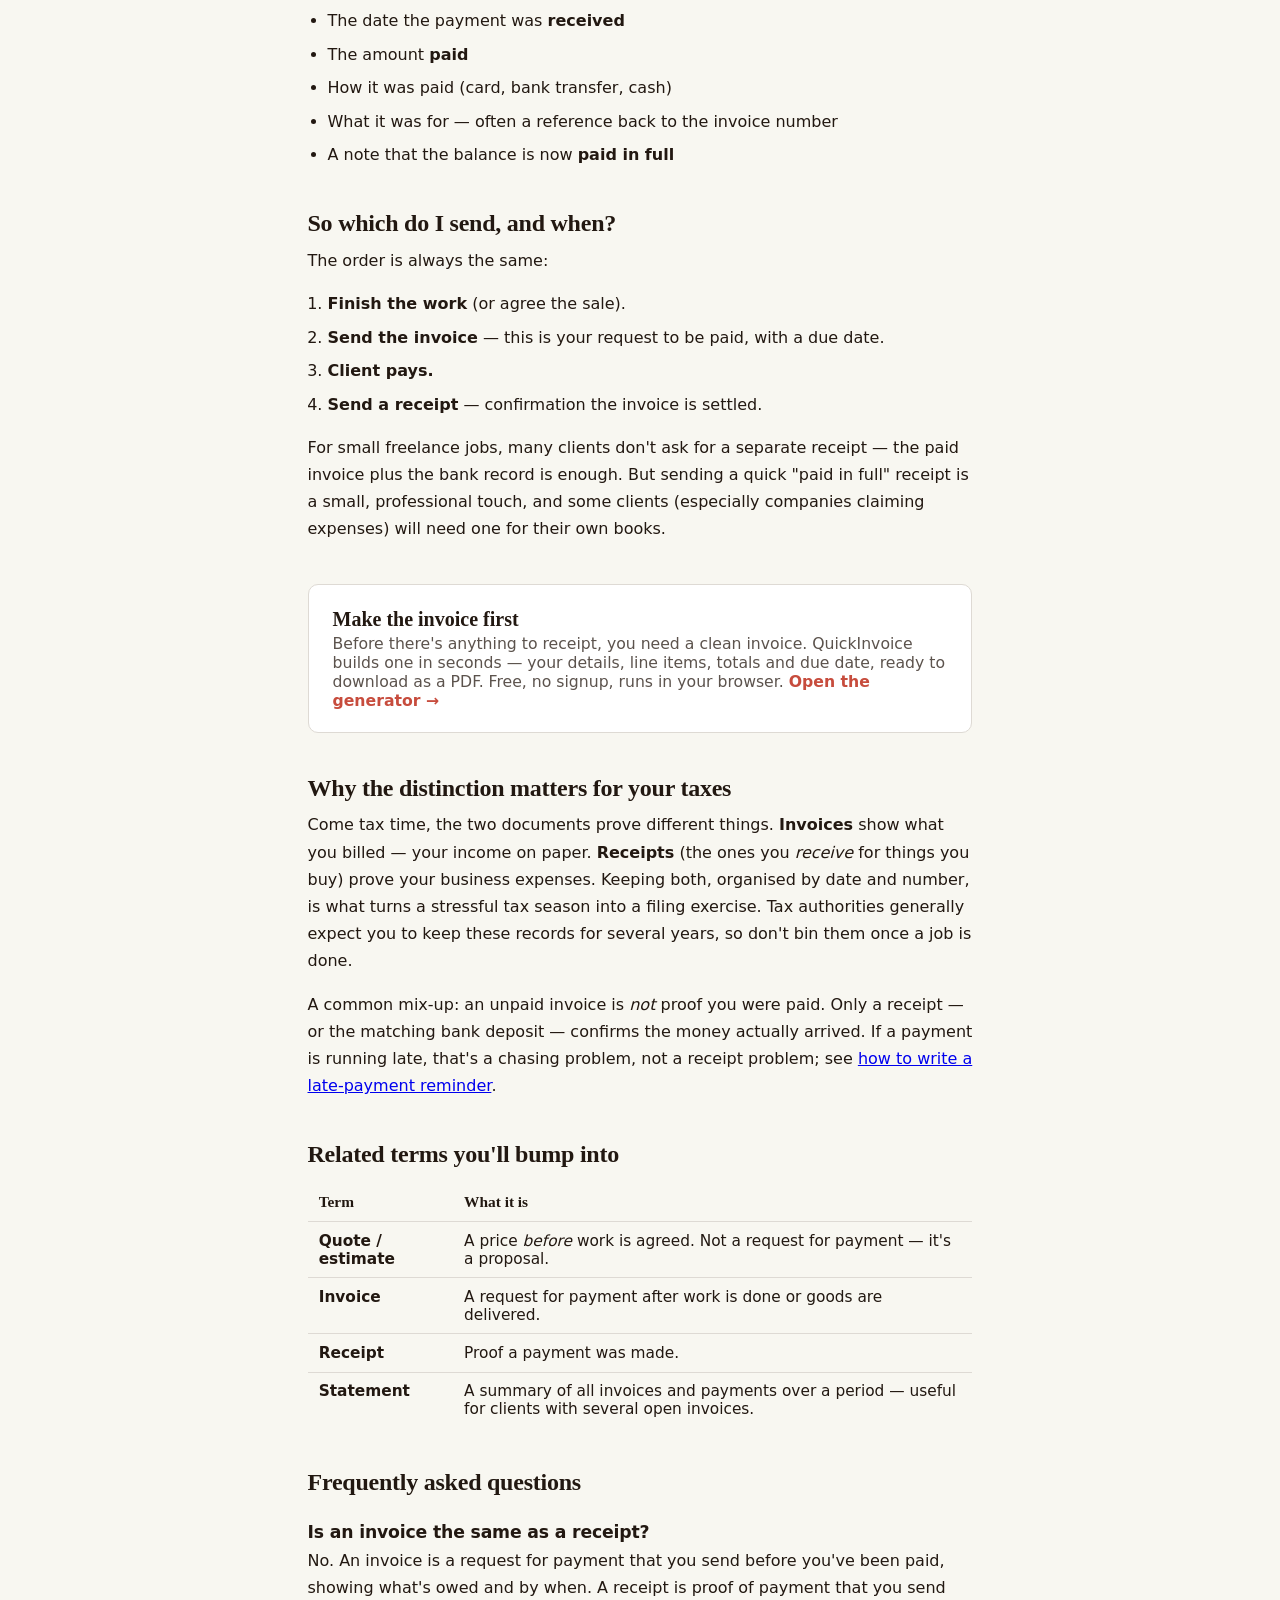
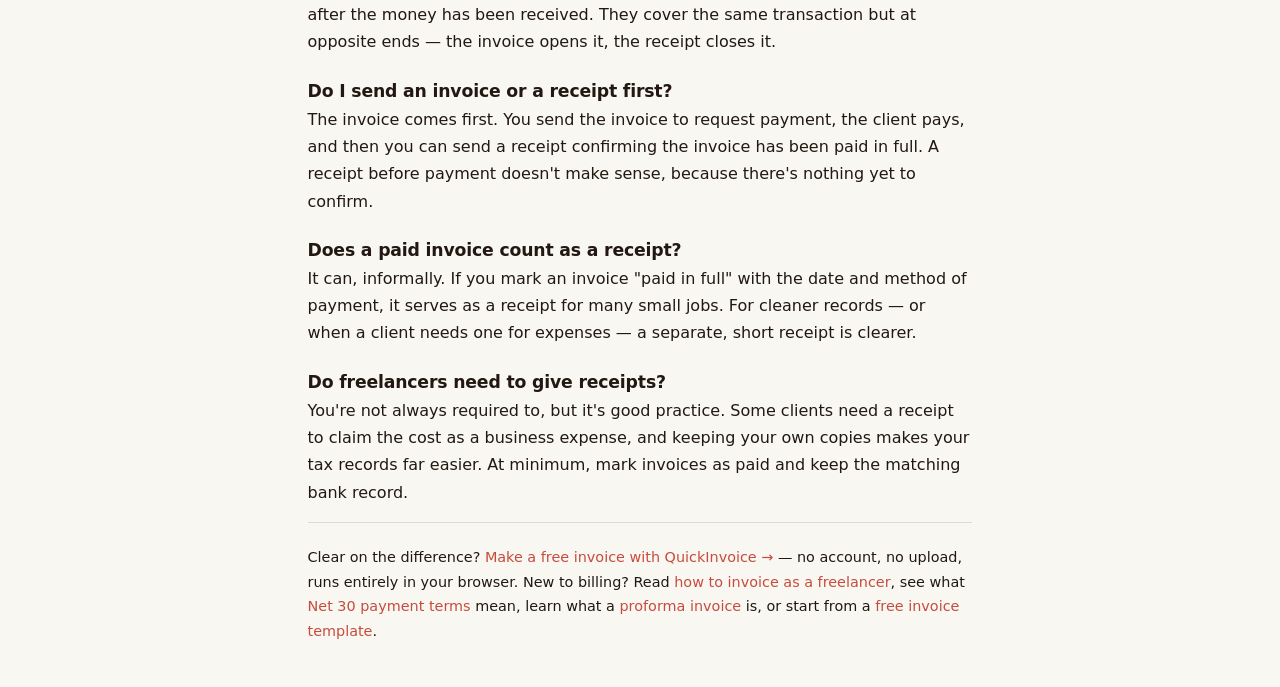
<file: docs/quickinvoice/guide/invoice-vs-receipt-whats-the-difference/index.html>
<!DOCTYPE html>
<html lang="en">
<head>
  <meta charset="UTF-8" />
  <meta name="viewport" content="width=device-width, initial-scale=1.0" />
  <title>Invoice vs Receipt: What's the Difference? (Plain-English Guide, 2026)</title>
  <meta name="description" content="An invoice requests payment; a receipt confirms it was paid. Here's the plain-English difference, when to send each, what every freelancer needs for taxes, and a comparison table." />

  <meta property="og:title" content="Invoice vs Receipt: What's the Difference?" />
  <meta property="og:description" content="An invoice asks for money before payment; a receipt proves money changed hands after. Learn when to send each, what to include, and why you need both for tax records. Free, no-signup invoice generator included." />
  <meta property="og:type" content="article" />
  <meta property="og:url" content="https://nohunt-bot.github.io/claude/quickinvoice/guide/invoice-vs-receipt-whats-the-difference/" />

  <meta name="twitter:card" content="summary" />
  <meta name="twitter:title" content="Invoice vs Receipt: What's the Difference?" />
  <meta name="twitter:description" content="An invoice requests payment; a receipt confirms it. The plain-English difference, when to send each, and what you need for taxes." />

  <link rel="canonical" href="https://nohunt-bot.github.io/claude/quickinvoice/guide/invoice-vs-receipt-whats-the-difference/" />
  <link rel="stylesheet" href="../../styles.css" />
  <style>
    .guide-wrap { max-width: 720px; margin: 0 auto; padding: var(--space); }
    .guide-crumb { font-size: 0.85rem; color: var(--ink-soft); margin: 1.5rem 0 0; }
    .guide-crumb a { color: var(--accent); text-decoration: none; }
    .guide-crumb a:hover { text-decoration: underline; }
    .guide-article h1 {
      font-family: var(--serif); font-weight: 600; line-height: 1.1;
      font-size: clamp(1.9rem, 1.3rem + 2.6vw, 2.9rem);
      letter-spacing: -0.015em; margin: 0.6rem 0 0.4rem;
    }
    .guide-lede { font-size: 1.1rem; line-height: 1.6; color: var(--ink-soft); margin: 0 0 2.2rem; }
    .guide-article h2 {
      font-family: var(--serif); font-weight: 600; letter-spacing: -0.01em;
      font-size: 1.5rem; margin: 2.6rem 0 0.6rem;
    }
    .guide-article h3 { font-size: 1.08rem; margin: 1.6rem 0 0.3rem; letter-spacing: -0.01em; }
    .guide-article p { line-height: 1.7; color: var(--ink); margin: 0 0 1rem; }
    .guide-article ul, .guide-article ol { line-height: 1.7; color: var(--ink); padding-left: 1.25rem; }
    .guide-article li { margin-bottom: 0.4rem; }
    .guide-article strong { font-weight: 650; }
    .terms-table {
      width: 100%; border-collapse: collapse; margin: 1rem 0 1.4rem; font-size: 0.96rem;
    }
    .terms-table th, .terms-table td {
      text-align: left; padding: 0.6rem 0.7rem; border-bottom: 1px solid var(--line); vertical-align: top;
    }
    .terms-table th { font-family: var(--serif); font-weight: 600; color: var(--ink); }
    .terms-table td { color: var(--ink); }
    .terms-table tr:last-child td { border-bottom: none; }
    .guide-cta {
      display: block; margin: 2.6rem 0; padding: 1.4rem 1.5rem;
      background: var(--surface); border: 1px solid var(--line); border-radius: var(--r);
      text-decoration: none; color: var(--ink);
      transition: border-color .15s, transform .12s;
    }
    .guide-cta:hover { border-color: var(--accent); transform: translateY(-1px); }
    .guide-cta strong { display: block; font-family: var(--serif); font-size: 1.25rem; margin-bottom: 0.2rem; }
    .guide-cta span { color: var(--ink-soft); font-size: 0.98rem; }
    .guide-cta .guide-cta-arrow { color: var(--accent); font-weight: 650; }
    .guide-foot { margin: 3rem 0 2rem; padding-top: 1.4rem; border-top: 1px solid var(--line); font-size: 0.9rem; color: var(--ink-soft); }
    .guide-foot a { color: var(--accent); text-decoration: none; }
  </style>
</head>
<body>
  <header class="topbar">
    <a class="brand" href="../../" style="text-decoration:none;color:inherit;">
      <span class="brand-mark">QI</span>
      <span class="brand-name">QuickInvoice</span>
    </a>
    <nav class="topbar-actions" aria-label="Primary">
      <a class="btn btn-solid" href="../../">Make an invoice</a>
    </nav>
  </header>

  <main class="guide-wrap">
    <p class="guide-crumb"><a href="../../">QuickInvoice</a> &rsaquo; Guides &rsaquo; Invoice vs receipt</p>

    <article class="guide-article">
      <h1>Invoice vs receipt: what's the difference?</h1>
      <p class="guide-lede">They look similar and people swap the words all the time, but an invoice and a
        receipt do opposite jobs. The short version: an <strong>invoice asks for money before it's paid</strong>;
        a <strong>receipt confirms money that's already changed hands</strong>. Get the two straight and your
        records — and your clients — stay tidy. Here's the difference in plain English, plus when to send each.</p>

      <h2>The one-line difference</h2>
      <p>An <strong>invoice</strong> is a request for payment. You send it <em>before</em> you've been paid, and
        it says "here's what you owe, and by when." A <strong>receipt</strong> is proof of payment. You send it
        <em>after</em> the money lands, and it says "this has been paid in full — thank you."</p>
      <p>Same transaction, two different moments. The invoice opens the loop; the receipt closes it.</p>

      <h2>Side by side</h2>
      <table class="terms-table">
        <thead>
          <tr><th></th><th>Invoice</th><th>Receipt</th></tr>
        </thead>
        <tbody>
          <tr><td><strong>Purpose</strong></td><td>Requests payment</td><td>Confirms payment was made</td></tr>
          <tr><td><strong>Sent</strong></td><td>Before payment</td><td>After payment</td></tr>
          <tr><td><strong>Answers</strong></td><td>"What do I owe, and by when?"</td><td>"Did this get paid?"</td></tr>
          <tr><td><strong>Created by</strong></td><td>The seller / freelancer</td><td>The seller / freelancer</td></tr>
          <tr><td><strong>Key fields</strong></td><td>Amount due, due date, payment terms, invoice number</td><td>Amount paid, date paid, payment method, what it was for</td></tr>
          <tr><td><strong>Implies</strong></td><td>Money is still owed</td><td>Balance is zero</td></tr>
        </tbody>
      </table>

      <h2>What goes on an invoice</h2>
      <p>An invoice is a formal request, so it carries the details a client needs to pay you correctly:</p>
      <ul>
        <li>Your name/business and contact details, and the client's</li>
        <li>A unique <strong>invoice number</strong> for your records</li>
        <li>An itemised list of work or products, with amounts</li>
        <li>The <strong>total due</strong> and any tax</li>
        <li><strong>Payment terms and a due date</strong> (e.g. "Net 30")</li>
        <li>How to pay — bank details, payment link, etc.</li>
      </ul>
      <p>If you're not sure how to lay all that out, our <a href="../how-to-invoice-as-a-freelancer/">guide to
        invoicing as a freelancer</a> walks through each field, and the
        <a href="../../invoice-template/">free invoice template</a> shows a filled example you can edit.</p>

      <h2>What goes on a receipt</h2>
      <p>A receipt is shorter because the work is done and the money is in. It just needs to prove the payment
        happened:</p>
      <ul>
        <li>The date the payment was <strong>received</strong></li>
        <li>The amount <strong>paid</strong></li>
        <li>How it was paid (card, bank transfer, cash)</li>
        <li>What it was for — often a reference back to the invoice number</li>
        <li>A note that the balance is now <strong>paid in full</strong></li>
      </ul>

      <h2>So which do I send, and when?</h2>
      <p>The order is always the same:</p>
      <ol>
        <li><strong>Finish the work</strong> (or agree the sale).</li>
        <li><strong>Send the invoice</strong> — this is your request to be paid, with a due date.</li>
        <li><strong>Client pays.</strong></li>
        <li><strong>Send a receipt</strong> — confirmation the invoice is settled.</li>
      </ol>
      <p>For small freelance jobs, many clients don't ask for a separate receipt — the paid invoice plus the
        bank record is enough. But sending a quick "paid in full" receipt is a small, professional touch, and
        some clients (especially companies claiming expenses) will need one for their own books.</p>

      <a class="guide-cta" href="../../">
        <strong>Make the invoice first</strong>
        <span>Before there's anything to receipt, you need a clean invoice. QuickInvoice builds one in seconds — your details, line items, totals and due date, ready to download as a PDF. Free, no signup, runs in your browser.
        <span class="guide-cta-arrow">Open the generator &rarr;</span></span>
      </a>

      <h2>Why the distinction matters for your taxes</h2>
      <p>Come tax time, the two documents prove different things. <strong>Invoices</strong> show what you billed —
        your income on paper. <strong>Receipts</strong> (the ones you <em>receive</em> for things you buy) prove
        your business expenses. Keeping both, organised by date and number, is what turns a stressful tax season
        into a filing exercise. Tax authorities generally expect you to keep these records for several years, so
        don't bin them once a job is done.</p>
      <p>A common mix-up: an unpaid invoice is <em>not</em> proof you were paid. Only a receipt — or the matching
        bank deposit — confirms the money actually arrived. If a payment is running late, that's a chasing
        problem, not a receipt problem; see <a href="../how-to-write-a-late-payment-reminder-email/">how to write
        a late-payment reminder</a>.</p>

      <h2>Related terms you'll bump into</h2>
      <table class="terms-table">
        <thead>
          <tr><th>Term</th><th>What it is</th></tr>
        </thead>
        <tbody>
          <tr><td><strong>Quote / estimate</strong></td><td>A price <em>before</em> work is agreed. Not a request for payment — it's a proposal.</td></tr>
          <tr><td><strong>Invoice</strong></td><td>A request for payment after work is done or goods are delivered.</td></tr>
          <tr><td><strong>Receipt</strong></td><td>Proof a payment was made.</td></tr>
          <tr><td><strong>Statement</strong></td><td>A summary of all invoices and payments over a period — useful for clients with several open invoices.</td></tr>
        </tbody>
      </table>

      <h2>Frequently asked questions</h2>
      <h3>Is an invoice the same as a receipt?</h3>
      <p>No. An invoice is a request for payment that you send before you've been paid, showing what's owed and
        by when. A receipt is proof of payment that you send after the money has been received. They cover the
        same transaction but at opposite ends — the invoice opens it, the receipt closes it.</p>
      <h3>Do I send an invoice or a receipt first?</h3>
      <p>The invoice comes first. You send the invoice to request payment, the client pays, and then you can send
        a receipt confirming the invoice has been paid in full. A receipt before payment doesn't make sense,
        because there's nothing yet to confirm.</p>
      <h3>Does a paid invoice count as a receipt?</h3>
      <p>It can, informally. If you mark an invoice "paid in full" with the date and method of payment, it serves
        as a receipt for many small jobs. For cleaner records — or when a client needs one for expenses — a
        separate, short receipt is clearer.</p>
      <h3>Do freelancers need to give receipts?</h3>
      <p>You're not always required to, but it's good practice. Some clients need a receipt to claim the cost as
        a business expense, and keeping your own copies makes your tax records far easier. At minimum, mark
        invoices as paid and keep the matching bank record.</p>

      <p class="guide-foot">Clear on the difference? <a href="../../">Make a free invoice with QuickInvoice &rarr;</a>
        — no account, no upload, runs entirely in your browser. New to billing? Read
        <a href="../how-to-invoice-as-a-freelancer/">how to invoice as a freelancer</a>, see what
        <a href="../net-30-payment-terms-explained/">Net 30 payment terms</a> mean, learn what a
        <a href="../what-is-a-proforma-invoice/">proforma invoice</a> is, or start from a
        <a href="../../invoice-template/">free invoice template</a>.</p>
    </article>
  </main>

  <script type="application/ld+json">
  {
    "@context": "https://schema.org",
    "@type": "Article",
    "headline": "Invoice vs Receipt: What's the Difference?",
    "description": "An invoice requests payment before it is paid; a receipt confirms payment after it is made. A plain-English guide to the difference, when to send each, and why you need both for tax records.",
    "author": { "@type": "Organization", "name": "QuickInvoice" },
    "publisher": { "@type": "Organization", "name": "QuickInvoice" },
    "datePublished": "2026-06-12",
    "dateModified": "2026-06-12",
    "mainEntityOfPage": "https://nohunt-bot.github.io/claude/quickinvoice/guide/invoice-vs-receipt-whats-the-difference/"
  }
  </script>
  <script type="application/ld+json">
  {
    "@context": "https://schema.org",
    "@type": "FAQPage",
    "mainEntity": [
      {
        "@type": "Question",
        "name": "Is an invoice the same as a receipt?",
        "acceptedAnswer": { "@type": "Answer", "text": "No. An invoice is a request for payment that you send before you've been paid, showing what's owed and by when. A receipt is proof of payment that you send after the money has been received. They cover the same transaction but at opposite ends — the invoice opens it, the receipt closes it." }
      },
      {
        "@type": "Question",
        "name": "Do I send an invoice or a receipt first?",
        "acceptedAnswer": { "@type": "Answer", "text": "The invoice comes first. You send the invoice to request payment, the client pays, and then you can send a receipt confirming the invoice has been paid in full. A receipt before payment doesn't make sense, because there's nothing yet to confirm." }
      },
      {
        "@type": "Question",
        "name": "Does a paid invoice count as a receipt?",
        "acceptedAnswer": { "@type": "Answer", "text": "It can, informally. If you mark an invoice 'paid in full' with the date and method of payment, it serves as a receipt for many small jobs. For cleaner records, or when a client needs one for expenses, a separate short receipt is clearer." }
      },
      {
        "@type": "Question",
        "name": "Do freelancers need to give receipts?",
        "acceptedAnswer": { "@type": "Answer", "text": "You're not always required to, but it's good practice. Some clients need a receipt to claim the cost as a business expense, and keeping your own copies makes your tax records far easier. At minimum, mark invoices as paid and keep the matching bank record." }
      }
    ]
  }
  </script>
  <script type="application/ld+json">
  {
    "@context": "https://schema.org",
    "@type": "BreadcrumbList",
    "itemListElement": [
      { "@type": "ListItem", "position": 1, "name": "QuickInvoice", "item": "https://nohunt-bot.github.io/claude/quickinvoice/" },
      { "@type": "ListItem", "position": 2, "name": "Invoice vs receipt", "item": "https://nohunt-bot.github.io/claude/quickinvoice/guide/invoice-vs-receipt-whats-the-difference/" }
    ]
  }
  </script>
</body>
</html>
</file>
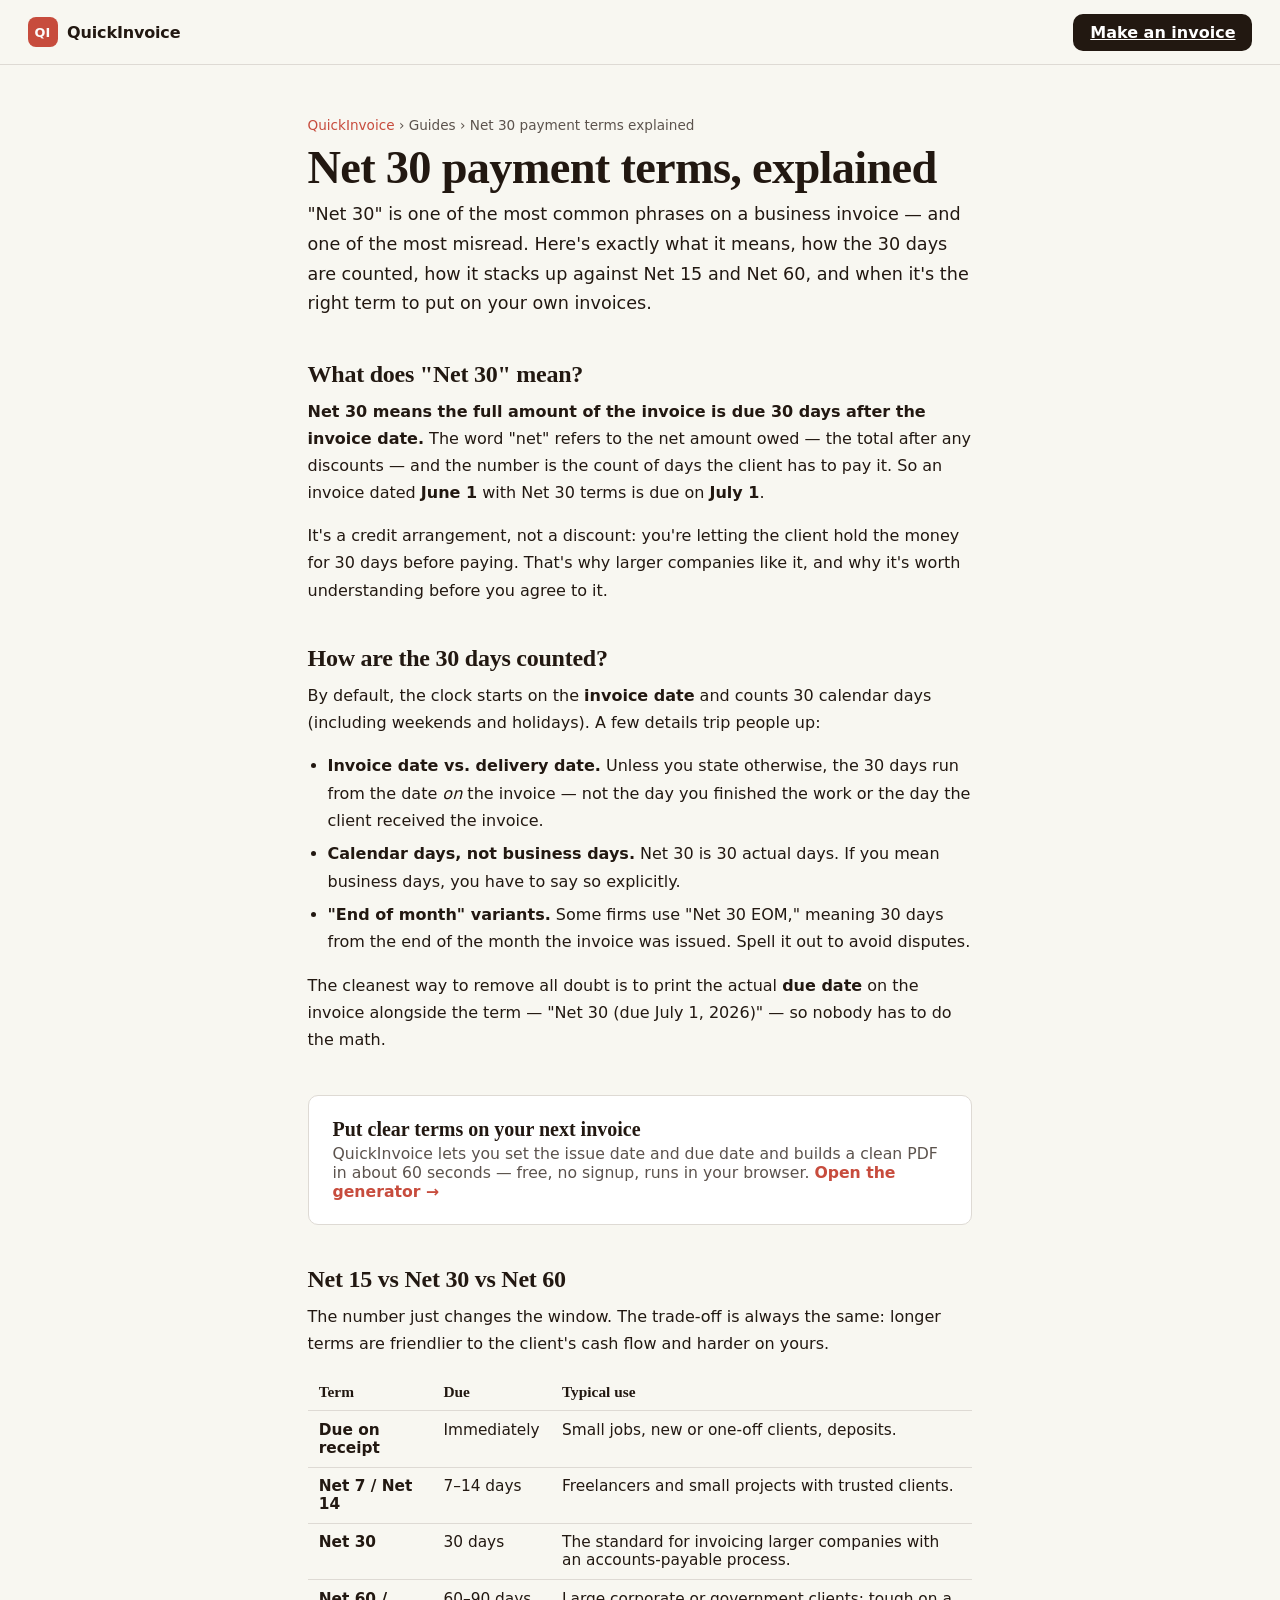
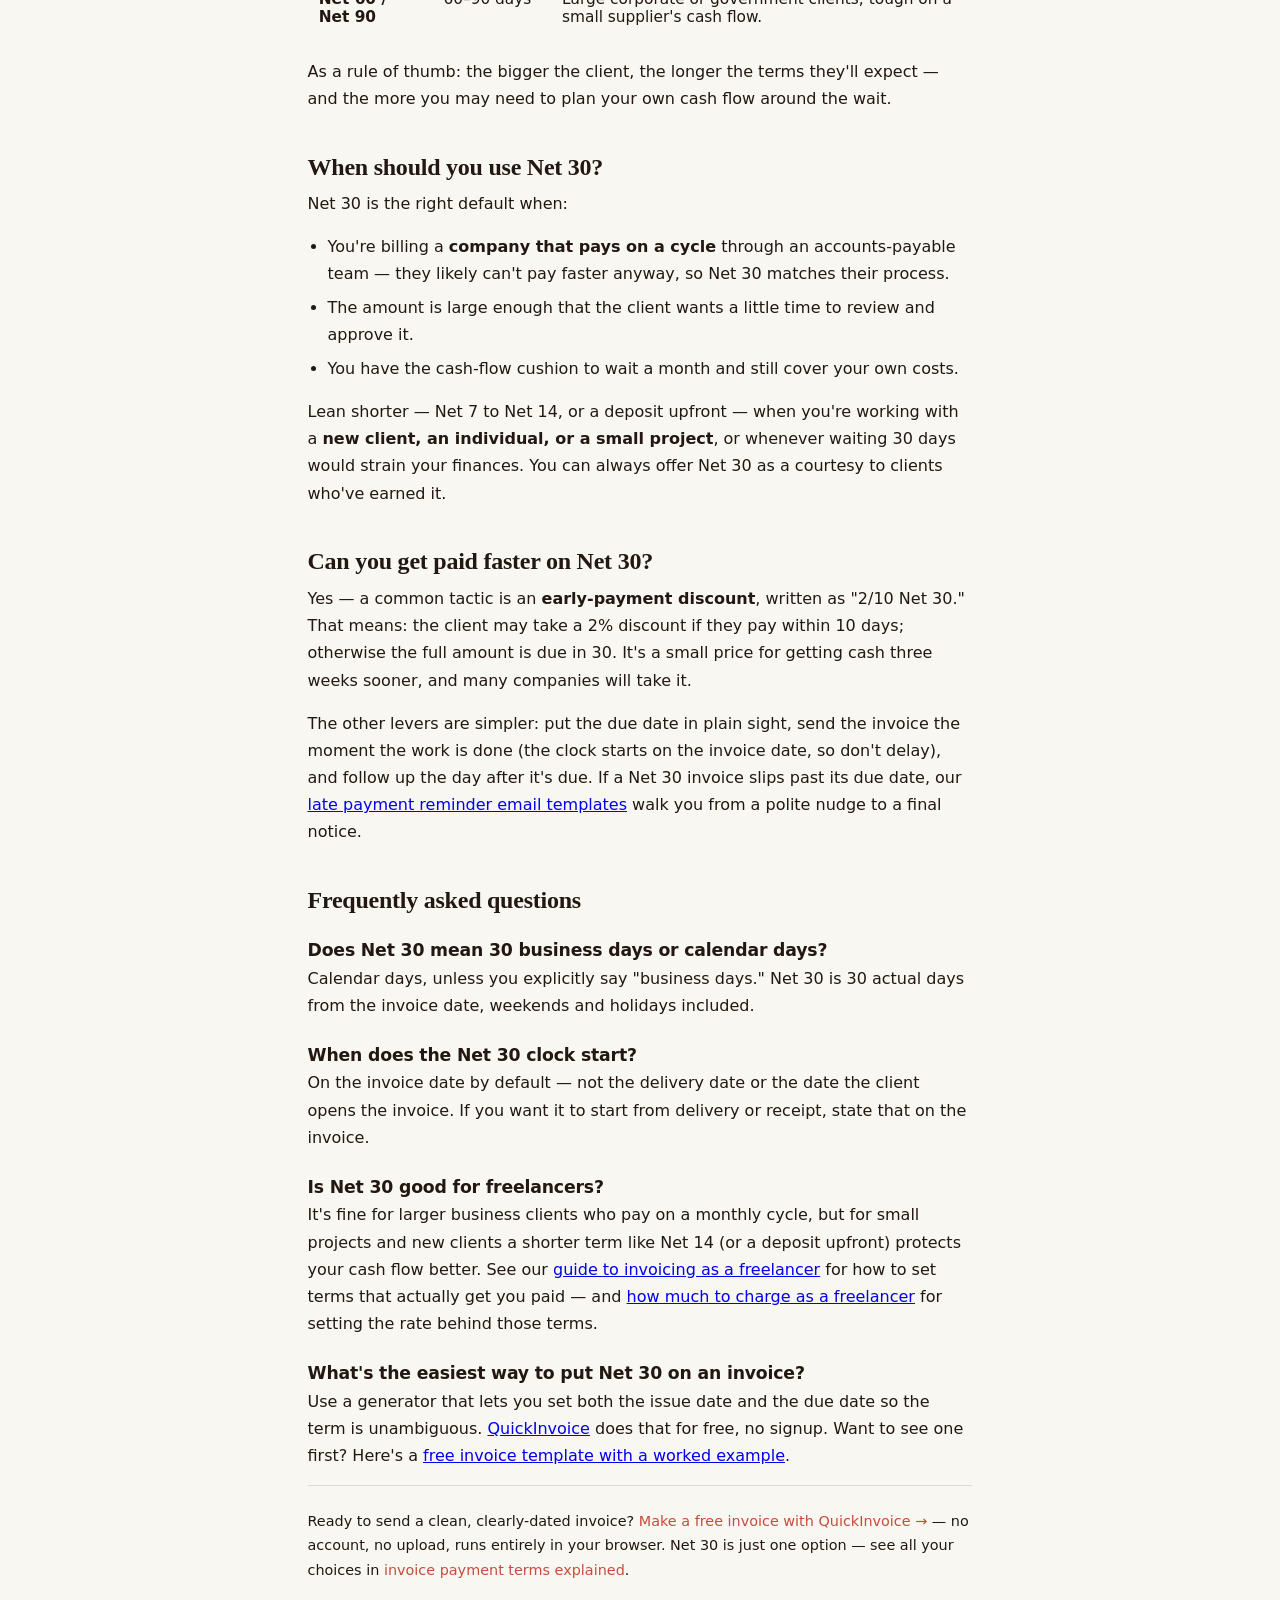
<file: docs/quickinvoice/guide/net-30-payment-terms-explained/index.html>
<!DOCTYPE html>
<html lang="en">
<head>
  <meta charset="UTF-8" />
  <meta name="viewport" content="width=device-width, initial-scale=1.0" />
  <title>Net 30 Payment Terms Explained: What It Means &amp; When to Use It (2026)</title>
  <meta name="description" content="What &quot;Net 30&quot; actually means on an invoice, how the due date is counted, how it compares to Net 15 and Net 60, and when freelancers and small businesses should use it. Free invoice generator included." />

  <meta property="og:title" content="Net 30 Payment Terms Explained" />
  <meta property="og:description" content="What Net 30 means, how the 30 days are counted, how it compares to Net 15/Net 60, and when to use it. Free, no-signup invoice generator included." />
  <meta property="og:type" content="article" />
  <meta property="og:url" content="https://nohunt-bot.github.io/claude/quickinvoice/guide/net-30-payment-terms-explained/" />

  <meta name="twitter:card" content="summary" />
  <meta name="twitter:title" content="Net 30 Payment Terms Explained" />
  <meta name="twitter:description" content="What Net 30 means, how the 30 days are counted, and when freelancers and small businesses should use it." />

  <link rel="canonical" href="https://nohunt-bot.github.io/claude/quickinvoice/guide/net-30-payment-terms-explained/" />
  <link rel="stylesheet" href="../../styles.css" />
  <style>
    .guide-wrap { max-width: 720px; margin: 0 auto; padding: var(--space); }
    .guide-crumb { font-size: 0.85rem; color: var(--ink-soft); margin: 1.5rem 0 0; }
    .guide-crumb a { color: var(--accent); text-decoration: none; }
    .guide-crumb a:hover { text-decoration: underline; }
    .guide-article h1 {
      font-family: var(--serif); font-weight: 600; line-height: 1.1;
      font-size: clamp(1.9rem, 1.3rem + 2.6vw, 2.9rem);
      letter-spacing: -0.015em; margin: 0.6rem 0 0.4rem;
    }
    .guide-lede { font-size: 1.1rem; line-height: 1.6; color: var(--ink-soft); margin: 0 0 2.2rem; }
    .guide-article h2 {
      font-family: var(--serif); font-weight: 600; letter-spacing: -0.01em;
      font-size: 1.5rem; margin: 2.6rem 0 0.6rem;
    }
    .guide-article h3 { font-size: 1.08rem; margin: 1.6rem 0 0.3rem; letter-spacing: -0.01em; }
    .guide-article p { line-height: 1.7; color: var(--ink); margin: 0 0 1rem; }
    .guide-article ul, .guide-article ol { line-height: 1.7; color: var(--ink); padding-left: 1.25rem; }
    .guide-article li { margin-bottom: 0.4rem; }
    .guide-article strong { font-weight: 650; }
    .terms-table {
      width: 100%; border-collapse: collapse; margin: 1rem 0 1.4rem; font-size: 0.96rem;
    }
    .terms-table th, .terms-table td {
      text-align: left; padding: 0.6rem 0.7rem; border-bottom: 1px solid var(--line); vertical-align: top;
    }
    .terms-table th { font-family: var(--serif); font-weight: 600; color: var(--ink); }
    .terms-table td { color: var(--ink); }
    .terms-table tr:last-child td { border-bottom: none; }
    .guide-cta {
      display: block; margin: 2.6rem 0; padding: 1.4rem 1.5rem;
      background: var(--surface); border: 1px solid var(--line); border-radius: var(--r);
      text-decoration: none; color: var(--ink);
      transition: border-color .15s, transform .12s;
    }
    .guide-cta:hover { border-color: var(--accent); transform: translateY(-1px); }
    .guide-cta strong { display: block; font-family: var(--serif); font-size: 1.25rem; margin-bottom: 0.2rem; }
    .guide-cta span { color: var(--ink-soft); font-size: 0.98rem; }
    .guide-cta .guide-cta-arrow { color: var(--accent); font-weight: 650; }
    .guide-foot { margin: 3rem 0 2rem; padding-top: 1.4rem; border-top: 1px solid var(--line); font-size: 0.9rem; color: var(--ink-soft); }
    .guide-foot a { color: var(--accent); text-decoration: none; }
  </style>
</head>
<body>
  <header class="topbar">
    <a class="brand" href="../../" style="text-decoration:none;color:inherit;">
      <span class="brand-mark">QI</span>
      <span class="brand-name">QuickInvoice</span>
    </a>
    <nav class="topbar-actions" aria-label="Primary">
      <a class="btn btn-solid" href="../../">Make an invoice</a>
    </nav>
  </header>

  <main class="guide-wrap">
    <p class="guide-crumb"><a href="../../">QuickInvoice</a> &rsaquo; Guides &rsaquo; Net 30 payment terms explained</p>

    <article class="guide-article">
      <h1>Net 30 payment terms, explained</h1>
      <p class="guide-lede">"Net 30" is one of the most common phrases on a business invoice — and one of the
        most misread. Here's exactly what it means, how the 30 days are counted, how it stacks up against
        Net 15 and Net 60, and when it's the right term to put on your own invoices.</p>

      <h2>What does "Net 30" mean?</h2>
      <p><strong>Net 30 means the full amount of the invoice is due 30 days after the invoice date.</strong>
        The word "net" refers to the net amount owed — the total after any discounts — and the number is the
        count of days the client has to pay it. So an invoice dated <strong>June 1</strong> with Net 30 terms
        is due on <strong>July 1</strong>.</p>
      <p>It's a credit arrangement, not a discount: you're letting the client hold the money for 30 days
        before paying. That's why larger companies like it, and why it's worth understanding before you
        agree to it.</p>

      <h2>How are the 30 days counted?</h2>
      <p>By default, the clock starts on the <strong>invoice date</strong> and counts 30 calendar days
        (including weekends and holidays). A few details trip people up:</p>
      <ul>
        <li><strong>Invoice date vs. delivery date.</strong> Unless you state otherwise, the 30 days run from
          the date <em>on</em> the invoice — not the day you finished the work or the day the client received
          the invoice.</li>
        <li><strong>Calendar days, not business days.</strong> Net 30 is 30 actual days. If you mean business
          days, you have to say so explicitly.</li>
        <li><strong>"End of month" variants.</strong> Some firms use "Net 30 EOM," meaning 30 days from the end
          of the month the invoice was issued. Spell it out to avoid disputes.</li>
      </ul>
      <p>The cleanest way to remove all doubt is to print the actual <strong>due date</strong> on the invoice
        alongside the term — "Net 30 (due July 1, 2026)" — so nobody has to do the math.</p>

      <a class="guide-cta" href="../../">
        <strong>Put clear terms on your next invoice</strong>
        <span>QuickInvoice lets you set the issue date and due date and builds a clean PDF in about 60 seconds — free, no signup, runs in your browser.
        <span class="guide-cta-arrow">Open the generator &rarr;</span></span>
      </a>

      <h2>Net 15 vs Net 30 vs Net 60</h2>
      <p>The number just changes the window. The trade-off is always the same: longer terms are friendlier to
        the client's cash flow and harder on yours.</p>
      <table class="terms-table">
        <thead>
          <tr><th>Term</th><th>Due</th><th>Typical use</th></tr>
        </thead>
        <tbody>
          <tr><td><strong>Due on receipt</strong></td><td>Immediately</td><td>Small jobs, new or one-off clients, deposits.</td></tr>
          <tr><td><strong>Net 7 / Net 14</strong></td><td>7–14 days</td><td>Freelancers and small projects with trusted clients.</td></tr>
          <tr><td><strong>Net 30</strong></td><td>30 days</td><td>The standard for invoicing larger companies with an accounts-payable process.</td></tr>
          <tr><td><strong>Net 60 / Net 90</strong></td><td>60–90 days</td><td>Large corporate or government clients; tough on a small supplier's cash flow.</td></tr>
        </tbody>
      </table>
      <p>As a rule of thumb: the bigger the client, the longer the terms they'll expect — and the more you may
        need to plan your own cash flow around the wait.</p>

      <h2>When should you use Net 30?</h2>
      <p>Net 30 is the right default when:</p>
      <ul>
        <li>You're billing a <strong>company that pays on a cycle</strong> through an accounts-payable team —
          they likely can't pay faster anyway, so Net 30 matches their process.</li>
        <li>The amount is large enough that the client wants a little time to review and approve it.</li>
        <li>You have the cash-flow cushion to wait a month and still cover your own costs.</li>
      </ul>
      <p>Lean shorter — Net 7 to Net 14, or a deposit upfront — when you're working with a <strong>new client,
        an individual, or a small project</strong>, or whenever waiting 30 days would strain your finances.
        You can always offer Net 30 as a courtesy to clients who've earned it.</p>

      <h2>Can you get paid faster on Net 30?</h2>
      <p>Yes — a common tactic is an <strong>early-payment discount</strong>, written as "2/10 Net 30." That
        means: the client may take a 2% discount if they pay within 10 days; otherwise the full amount is due
        in 30. It's a small price for getting cash three weeks sooner, and many companies will take it.</p>
      <p>The other levers are simpler: put the due date in plain sight, send the invoice the moment the work is
        done (the clock starts on the invoice date, so don't delay), and follow up the day after it's due. If a
        Net 30 invoice slips past its due date, our <a href="../how-to-write-a-late-payment-reminder-email/">late
        payment reminder email templates</a> walk you from a polite nudge to a final notice.</p>

      <h2>Frequently asked questions</h2>
      <h3>Does Net 30 mean 30 business days or calendar days?</h3>
      <p>Calendar days, unless you explicitly say "business days." Net 30 is 30 actual days from the invoice
        date, weekends and holidays included.</p>
      <h3>When does the Net 30 clock start?</h3>
      <p>On the invoice date by default — not the delivery date or the date the client opens the invoice. If
        you want it to start from delivery or receipt, state that on the invoice.</p>
      <h3>Is Net 30 good for freelancers?</h3>
      <p>It's fine for larger business clients who pay on a monthly cycle, but for small projects and new
        clients a shorter term like Net 14 (or a deposit upfront) protects your cash flow better. See our
        <a href="../how-to-invoice-as-a-freelancer/">guide to invoicing as a freelancer</a> for how to set
        terms that actually get you paid — and <a href="../how-much-to-charge-as-a-freelancer/">how much to
        charge as a freelancer</a> for setting the rate behind those terms.</p>
      <h3>What's the easiest way to put Net 30 on an invoice?</h3>
      <p>Use a generator that lets you set both the issue date and the due date so the term is unambiguous.
        <a href="../../">QuickInvoice</a> does that for free, no signup. Want to see one first? Here's a
        <a href="../../invoice-template/">free invoice template with a worked example</a>.</p>

      <p class="guide-foot">Ready to send a clean, clearly-dated invoice? <a href="../../">Make a free invoice with QuickInvoice &rarr;</a>
        — no account, no upload, runs entirely in your browser. Net 30 is just one option — see all your choices in
        <a href="../invoice-payment-terms-explained/">invoice payment terms explained</a>.</p>
    </article>
  </main>

  <script type="application/ld+json">
  {
    "@context": "https://schema.org",
    "@type": "Article",
    "headline": "Net 30 Payment Terms Explained: What It Means & When to Use It",
    "description": "What Net 30 means on an invoice, how the 30 days are counted, how it compares to Net 15 and Net 60, and when freelancers and small businesses should use it.",
    "author": { "@type": "Organization", "name": "QuickInvoice" },
    "publisher": { "@type": "Organization", "name": "QuickInvoice" },
    "datePublished": "2026-06-12",
    "dateModified": "2026-06-12",
    "mainEntityOfPage": "https://nohunt-bot.github.io/claude/quickinvoice/guide/net-30-payment-terms-explained/"
  }
  </script>
  <script type="application/ld+json">
  {
    "@context": "https://schema.org",
    "@type": "FAQPage",
    "mainEntity": [
      {
        "@type": "Question",
        "name": "Does Net 30 mean 30 business days or calendar days?",
        "acceptedAnswer": { "@type": "Answer", "text": "Calendar days, unless you explicitly say business days. Net 30 is 30 actual days from the invoice date, weekends and holidays included." }
      },
      {
        "@type": "Question",
        "name": "When does the Net 30 clock start?",
        "acceptedAnswer": { "@type": "Answer", "text": "On the invoice date by default — not the delivery date or the date the client opens the invoice. If you want it to start from delivery or receipt, state that on the invoice." }
      },
      {
        "@type": "Question",
        "name": "Is Net 30 good for freelancers?",
        "acceptedAnswer": { "@type": "Answer", "text": "It is fine for larger business clients who pay on a monthly cycle, but for small projects and new clients a shorter term like Net 14 or a deposit upfront protects your cash flow better." }
      },
      {
        "@type": "Question",
        "name": "What's the easiest way to put Net 30 on an invoice?",
        "acceptedAnswer": { "@type": "Answer", "text": "Use a generator that lets you set both the issue date and the due date so the term is unambiguous. QuickInvoice does that for free, no signup." }
      }
    ]
  }
  </script>
  <script type="application/ld+json">
  {
    "@context": "https://schema.org",
    "@type": "BreadcrumbList",
    "itemListElement": [
      { "@type": "ListItem", "position": 1, "name": "QuickInvoice", "item": "https://nohunt-bot.github.io/claude/quickinvoice/" },
      { "@type": "ListItem", "position": 2, "name": "Net 30 payment terms explained", "item": "https://nohunt-bot.github.io/claude/quickinvoice/guide/net-30-payment-terms-explained/" }
    ]
  }
  </script>
</body>
</html>
</file>
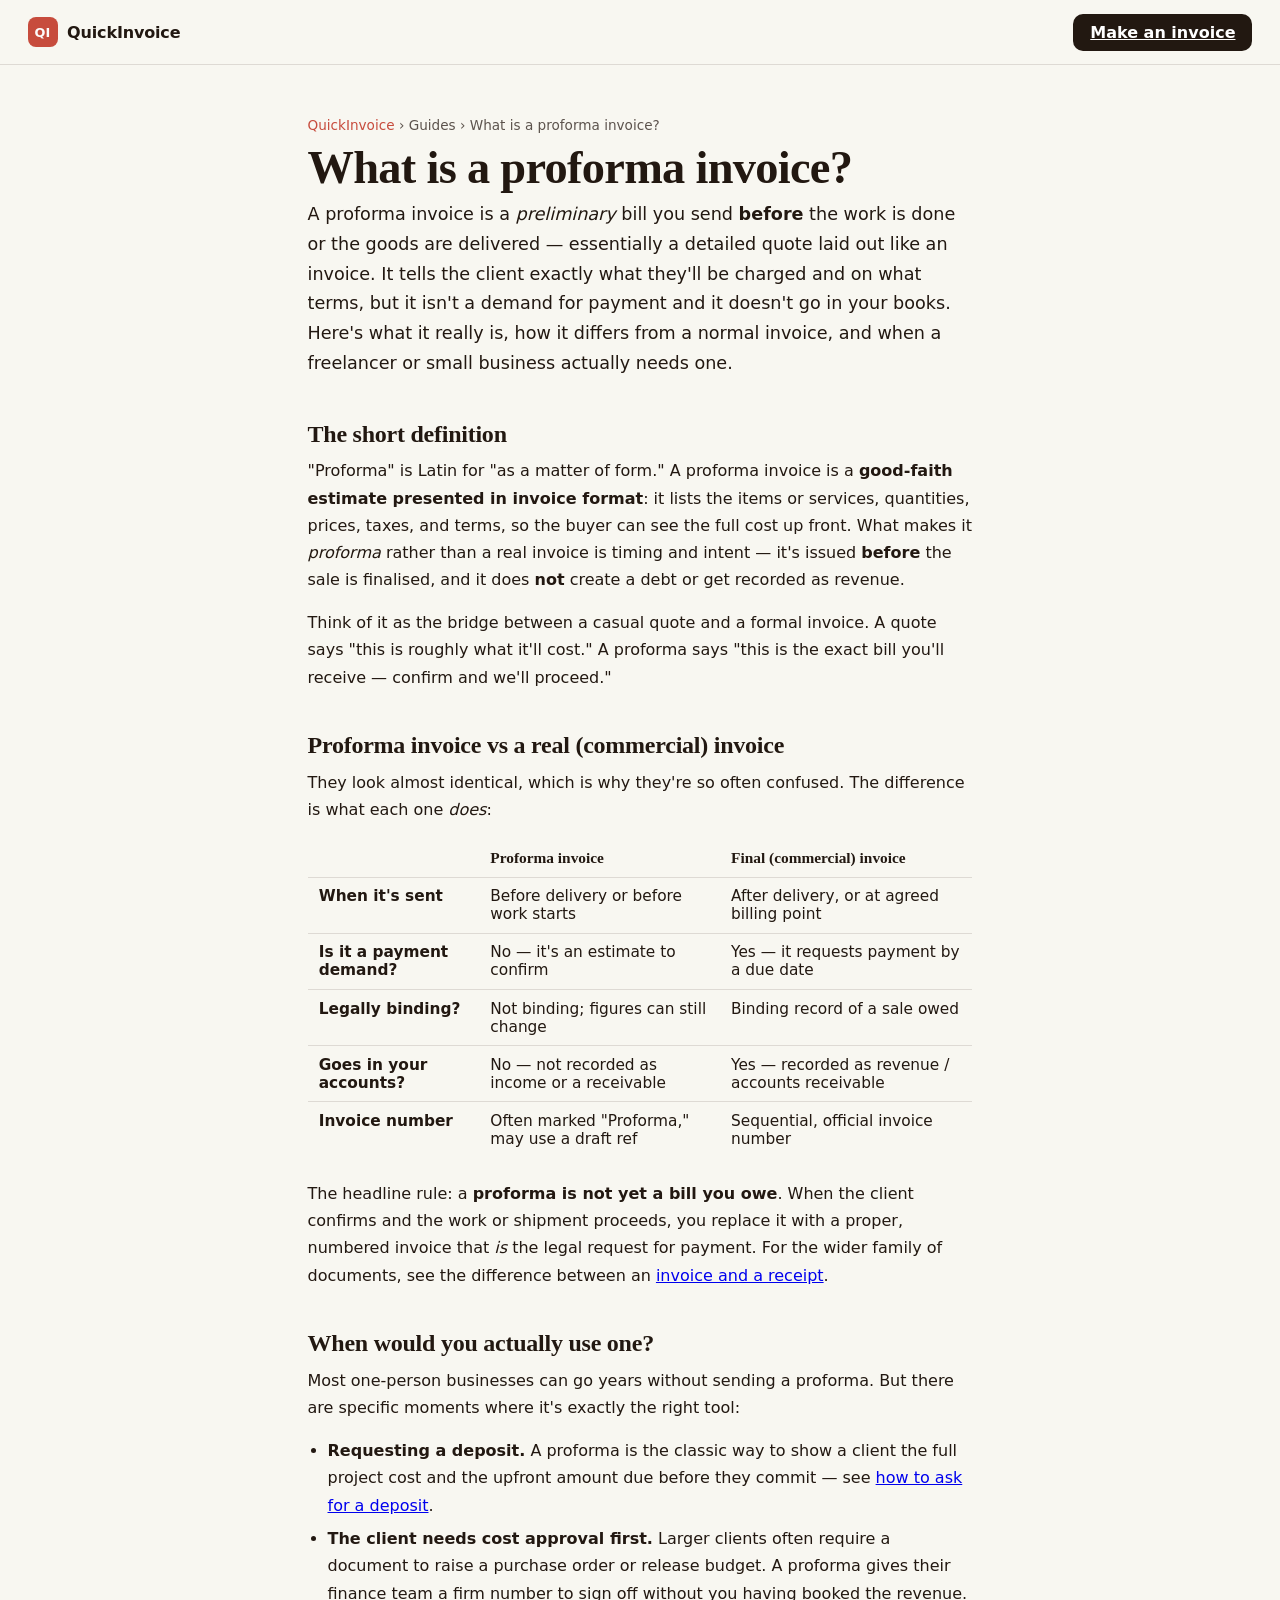
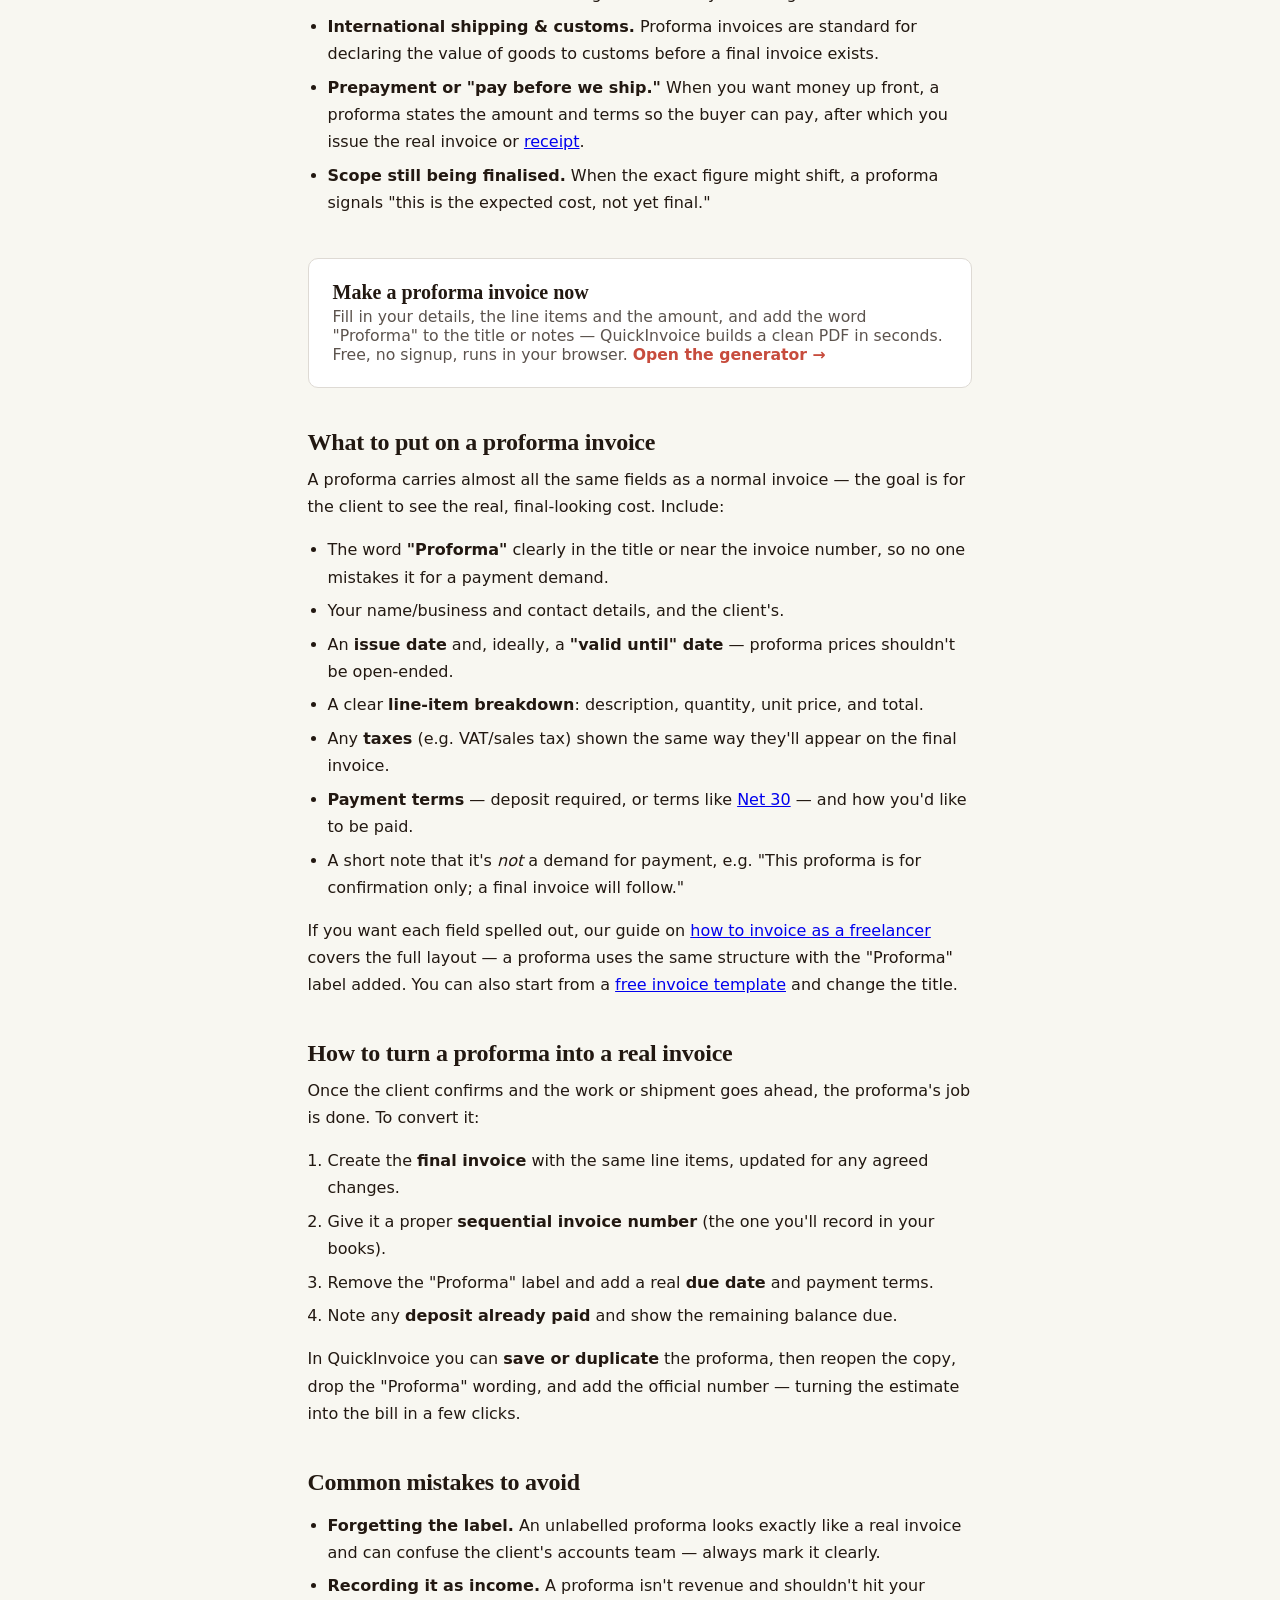
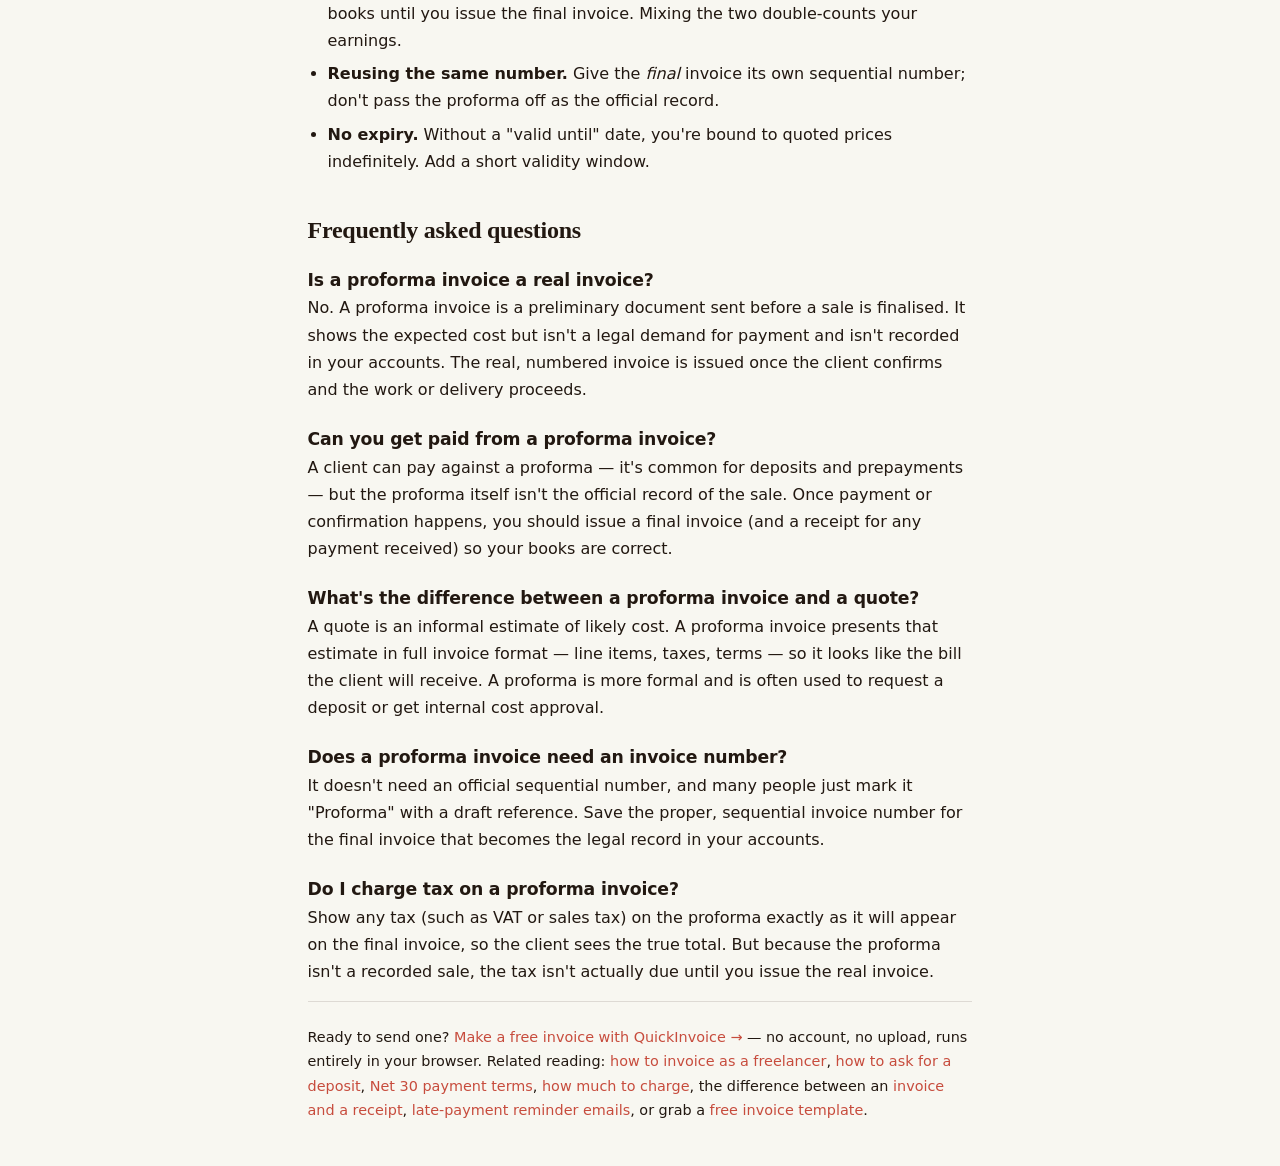
<file: docs/quickinvoice/guide/what-is-a-proforma-invoice/index.html>
<!DOCTYPE html>
<html lang="en">
<head>
  <meta charset="UTF-8" />
  <meta name="viewport" content="width=device-width, initial-scale=1.0" />
  <title>What Is a Proforma Invoice? (Plain-English Guide + When to Use One, 2026)</title>
  <meta name="description" content="A proforma invoice is a preliminary bill sent before work or delivery — a quote dressed as an invoice. Here's what it is, how it differs from a real invoice, when to use one, and how to make one free." />

  <meta property="og:title" content="What Is a Proforma Invoice?" />
  <meta property="og:description" content="A proforma invoice is a preliminary, non-binding bill sent before delivery. Here's how it differs from a real invoice, when freelancers and small businesses use one, and how to write it. Free, no-signup invoice generator included." />
  <meta property="og:type" content="article" />
  <meta property="og:url" content="https://nohunt-bot.github.io/claude/quickinvoice/guide/what-is-a-proforma-invoice/" />

  <meta name="twitter:card" content="summary" />
  <meta name="twitter:title" content="What Is a Proforma Invoice?" />
  <meta name="twitter:description" content="A preliminary bill sent before delivery. How it differs from a real invoice, when to use one, and how to write it." />

  <link rel="canonical" href="https://nohunt-bot.github.io/claude/quickinvoice/guide/what-is-a-proforma-invoice/" />
  <link rel="stylesheet" href="../../styles.css" />
  <style>
    .guide-wrap { max-width: 720px; margin: 0 auto; padding: var(--space); }
    .guide-crumb { font-size: 0.85rem; color: var(--ink-soft); margin: 1.5rem 0 0; }
    .guide-crumb a { color: var(--accent); text-decoration: none; }
    .guide-crumb a:hover { text-decoration: underline; }
    .guide-article h1 {
      font-family: var(--serif); font-weight: 600; line-height: 1.1;
      font-size: clamp(1.9rem, 1.3rem + 2.6vw, 2.9rem);
      letter-spacing: -0.015em; margin: 0.6rem 0 0.4rem;
    }
    .guide-lede { font-size: 1.1rem; line-height: 1.6; color: var(--ink-soft); margin: 0 0 2.2rem; }
    .guide-article h2 {
      font-family: var(--serif); font-weight: 600; letter-spacing: -0.01em;
      font-size: 1.5rem; margin: 2.6rem 0 0.6rem;
    }
    .guide-article h3 { font-size: 1.08rem; margin: 1.6rem 0 0.3rem; letter-spacing: -0.01em; }
    .guide-article p { line-height: 1.7; color: var(--ink); margin: 0 0 1rem; }
    .guide-article ul, .guide-article ol { line-height: 1.7; color: var(--ink); padding-left: 1.25rem; }
    .guide-article li { margin-bottom: 0.4rem; }
    .guide-article strong { font-weight: 650; }
    .terms-table {
      width: 100%; border-collapse: collapse; margin: 1rem 0 1.4rem; font-size: 0.96rem;
    }
    .terms-table th, .terms-table td {
      text-align: left; padding: 0.6rem 0.7rem; border-bottom: 1px solid var(--line); vertical-align: top;
    }
    .terms-table th { font-family: var(--serif); font-weight: 600; color: var(--ink); }
    .terms-table td { color: var(--ink); }
    .terms-table tr:last-child td { border-bottom: none; }
    .guide-quote {
      margin: 1rem 0 1.4rem; padding: 1rem 1.2rem; background: var(--surface);
      border-left: 3px solid var(--accent); border-radius: 0 var(--r) var(--r) 0;
      font-size: 0.98rem; line-height: 1.65; color: var(--ink);
    }
    .guide-cta {
      display: block; margin: 2.6rem 0; padding: 1.4rem 1.5rem;
      background: var(--surface); border: 1px solid var(--line); border-radius: var(--r);
      text-decoration: none; color: var(--ink);
      transition: border-color .15s, transform .12s;
    }
    .guide-cta:hover { border-color: var(--accent); transform: translateY(-1px); }
    .guide-cta strong { display: block; font-family: var(--serif); font-size: 1.25rem; margin-bottom: 0.2rem; }
    .guide-cta span { color: var(--ink-soft); font-size: 0.98rem; }
    .guide-cta .guide-cta-arrow { color: var(--accent); font-weight: 650; }
    .guide-foot { margin: 3rem 0 2rem; padding-top: 1.4rem; border-top: 1px solid var(--line); font-size: 0.9rem; color: var(--ink-soft); }
    .guide-foot a { color: var(--accent); text-decoration: none; }
  </style>
</head>
<body>
  <header class="topbar">
    <a class="brand" href="../../" style="text-decoration:none;color:inherit;">
      <span class="brand-mark">QI</span>
      <span class="brand-name">QuickInvoice</span>
    </a>
    <nav class="topbar-actions" aria-label="Primary">
      <a class="btn btn-solid" href="../../">Make an invoice</a>
    </nav>
  </header>

  <main class="guide-wrap">
    <p class="guide-crumb"><a href="../../">QuickInvoice</a> &rsaquo; Guides &rsaquo; What is a proforma invoice?</p>

    <article class="guide-article">
      <h1>What is a proforma invoice?</h1>
      <p class="guide-lede">A proforma invoice is a <em>preliminary</em> bill you send <strong>before</strong>
        the work is done or the goods are delivered — essentially a detailed quote laid out like an invoice. It
        tells the client exactly what they'll be charged and on what terms, but it isn't a demand for payment and
        it doesn't go in your books. Here's what it really is, how it differs from a normal invoice, and when a
        freelancer or small business actually needs one.</p>

      <h2>The short definition</h2>
      <p>"Proforma" is Latin for "as a matter of form." A proforma invoice is a <strong>good-faith estimate
        presented in invoice format</strong>: it lists the items or services, quantities, prices, taxes, and
        terms, so the buyer can see the full cost up front. What makes it <em>proforma</em> rather than a real
        invoice is timing and intent — it's issued <strong>before</strong> the sale is finalised, and it does
        <strong>not</strong> create a debt or get recorded as revenue.</p>
      <p>Think of it as the bridge between a casual quote and a formal invoice. A quote says "this is roughly what
        it'll cost." A proforma says "this is the exact bill you'll receive — confirm and we'll proceed."</p>

      <h2>Proforma invoice vs a real (commercial) invoice</h2>
      <p>They look almost identical, which is why they're so often confused. The difference is what each one
        <em>does</em>:</p>
      <table class="terms-table">
        <thead>
          <tr><th></th><th>Proforma invoice</th><th>Final (commercial) invoice</th></tr>
        </thead>
        <tbody>
          <tr><td><strong>When it's sent</strong></td><td>Before delivery or before work starts</td><td>After delivery, or at agreed billing point</td></tr>
          <tr><td><strong>Is it a payment demand?</strong></td><td>No — it's an estimate to confirm</td><td>Yes — it requests payment by a due date</td></tr>
          <tr><td><strong>Legally binding?</strong></td><td>Not binding; figures can still change</td><td>Binding record of a sale owed</td></tr>
          <tr><td><strong>Goes in your accounts?</strong></td><td>No — not recorded as income or a receivable</td><td>Yes — recorded as revenue / accounts receivable</td></tr>
          <tr><td><strong>Invoice number</strong></td><td>Often marked "Proforma," may use a draft ref</td><td>Sequential, official invoice number</td></tr>
        </tbody>
      </table>
      <p>The headline rule: a <strong>proforma is not yet a bill you owe</strong>. When the client confirms and the
        work or shipment proceeds, you replace it with a proper, numbered invoice that <em>is</em> the legal
        request for payment. For the wider family of documents, see the difference between an
        <a href="../invoice-vs-receipt-whats-the-difference/">invoice and a receipt</a>.</p>

      <h2>When would you actually use one?</h2>
      <p>Most one-person businesses can go years without sending a proforma. But there are specific moments where
        it's exactly the right tool:</p>
      <ul>
        <li><strong>Requesting a deposit.</strong> A proforma is the classic way to show a client the full project
          cost and the upfront amount due before they commit — see
          <a href="../how-to-ask-for-a-deposit-as-a-freelancer/">how to ask for a deposit</a>.</li>
        <li><strong>The client needs cost approval first.</strong> Larger clients often require a document to raise
          a purchase order or release budget. A proforma gives their finance team a firm number to sign off without
          you having booked the revenue.</li>
        <li><strong>International shipping &amp; customs.</strong> Proforma invoices are standard for declaring the
          value of goods to customs before a final invoice exists.</li>
        <li><strong>Prepayment or "pay before we ship."</strong> When you want money up front, a proforma states the
          amount and terms so the buyer can pay, after which you issue the real invoice or
          <a href="../invoice-vs-receipt-whats-the-difference/">receipt</a>.</li>
        <li><strong>Scope still being finalised.</strong> When the exact figure might shift, a proforma signals
          "this is the expected cost, not yet final."</li>
      </ul>

      <a class="guide-cta" href="../../">
        <strong>Make a proforma invoice now</strong>
        <span>Fill in your details, the line items and the amount, and add the word "Proforma" to the title or notes — QuickInvoice builds a clean PDF in seconds. Free, no signup, runs in your browser.
        <span class="guide-cta-arrow">Open the generator &rarr;</span></span>
      </a>

      <h2>What to put on a proforma invoice</h2>
      <p>A proforma carries almost all the same fields as a normal invoice — the goal is for the client to see the
        real, final-looking cost. Include:</p>
      <ul>
        <li>The word <strong>"Proforma"</strong> clearly in the title or near the invoice number, so no one mistakes
          it for a payment demand.</li>
        <li>Your name/business and contact details, and the client's.</li>
        <li>An <strong>issue date</strong> and, ideally, a <strong>"valid until" date</strong> — proforma prices
          shouldn't be open-ended.</li>
        <li>A clear <strong>line-item breakdown</strong>: description, quantity, unit price, and total.</li>
        <li>Any <strong>taxes</strong> (e.g. VAT/sales tax) shown the same way they'll appear on the final invoice.</li>
        <li><strong>Payment terms</strong> — deposit required, or terms like <a href="../net-30-payment-terms-explained/">Net 30</a> — and how you'd like to be paid.</li>
        <li>A short note that it's <em>not</em> a demand for payment, e.g. "This proforma is for confirmation only; a
          final invoice will follow."</li>
      </ul>
      <p>If you want each field spelled out, our guide on
        <a href="../how-to-invoice-as-a-freelancer/">how to invoice as a freelancer</a> covers the full layout —
        a proforma uses the same structure with the "Proforma" label added. You can also start from a
        <a href="../../invoice-template/">free invoice template</a> and change the title.</p>

      <h2>How to turn a proforma into a real invoice</h2>
      <p>Once the client confirms and the work or shipment goes ahead, the proforma's job is done. To convert it:</p>
      <ol>
        <li>Create the <strong>final invoice</strong> with the same line items, updated for any agreed changes.</li>
        <li>Give it a proper <strong>sequential invoice number</strong> (the one you'll record in your books).</li>
        <li>Remove the "Proforma" label and add a real <strong>due date</strong> and payment terms.</li>
        <li>Note any <strong>deposit already paid</strong> and show the remaining balance due.</li>
      </ol>
      <p>In QuickInvoice you can <strong>save or duplicate</strong> the proforma, then reopen the copy, drop the
        "Proforma" wording, and add the official number — turning the estimate into the bill in a few clicks.</p>

      <h2>Common mistakes to avoid</h2>
      <ul>
        <li><strong>Forgetting the label.</strong> An unlabelled proforma looks exactly like a real invoice and can
          confuse the client's accounts team — always mark it clearly.</li>
        <li><strong>Recording it as income.</strong> A proforma isn't revenue and shouldn't hit your books until you
          issue the final invoice. Mixing the two double-counts your earnings.</li>
        <li><strong>Reusing the same number.</strong> Give the <em>final</em> invoice its own sequential number;
          don't pass the proforma off as the official record.</li>
        <li><strong>No expiry.</strong> Without a "valid until" date, you're bound to quoted prices indefinitely. Add
          a short validity window.</li>
      </ul>

      <h2>Frequently asked questions</h2>
      <h3>Is a proforma invoice a real invoice?</h3>
      <p>No. A proforma invoice is a preliminary document sent before a sale is finalised. It shows the expected
        cost but isn't a legal demand for payment and isn't recorded in your accounts. The real, numbered invoice
        is issued once the client confirms and the work or delivery proceeds.</p>
      <h3>Can you get paid from a proforma invoice?</h3>
      <p>A client can pay against a proforma — it's common for deposits and prepayments — but the proforma itself
        isn't the official record of the sale. Once payment or confirmation happens, you should issue a final
        invoice (and a receipt for any payment received) so your books are correct.</p>
      <h3>What's the difference between a proforma invoice and a quote?</h3>
      <p>A quote is an informal estimate of likely cost. A proforma invoice presents that estimate in full
        invoice format — line items, taxes, terms — so it looks like the bill the client will receive. A proforma
        is more formal and is often used to request a deposit or get internal cost approval.</p>
      <h3>Does a proforma invoice need an invoice number?</h3>
      <p>It doesn't need an official sequential number, and many people just mark it "Proforma" with a draft
        reference. Save the proper, sequential invoice number for the final invoice that becomes the legal record
        in your accounts.</p>
      <h3>Do I charge tax on a proforma invoice?</h3>
      <p>Show any tax (such as VAT or sales tax) on the proforma exactly as it will appear on the final invoice, so
        the client sees the true total. But because the proforma isn't a recorded sale, the tax isn't actually due
        until you issue the real invoice.</p>

      <p class="guide-foot">Ready to send one? <a href="../../">Make a free invoice with QuickInvoice &rarr;</a>
        — no account, no upload, runs entirely in your browser. Related reading:
        <a href="../how-to-invoice-as-a-freelancer/">how to invoice as a freelancer</a>,
        <a href="../how-to-ask-for-a-deposit-as-a-freelancer/">how to ask for a deposit</a>,
        <a href="../net-30-payment-terms-explained/">Net 30 payment terms</a>,
        <a href="../how-much-to-charge-as-a-freelancer/">how much to charge</a>, the difference between an
        <a href="../invoice-vs-receipt-whats-the-difference/">invoice and a receipt</a>,
        <a href="../how-to-write-a-late-payment-reminder-email/">late-payment reminder emails</a>, or grab a
        <a href="../../invoice-template/">free invoice template</a>.</p>
    </article>
  </main>

  <script type="application/ld+json">
  {
    "@context": "https://schema.org",
    "@type": "Article",
    "headline": "What Is a Proforma Invoice?",
    "description": "A proforma invoice is a preliminary bill sent before work or delivery. How it differs from a real invoice, when to use one, and how to write it.",
    "author": { "@type": "Organization", "name": "QuickInvoice" },
    "publisher": { "@type": "Organization", "name": "QuickInvoice" },
    "datePublished": "2026-06-12",
    "dateModified": "2026-06-12",
    "mainEntityOfPage": "https://nohunt-bot.github.io/claude/quickinvoice/guide/what-is-a-proforma-invoice/"
  }
  </script>
  <script type="application/ld+json">
  {
    "@context": "https://schema.org",
    "@type": "FAQPage",
    "mainEntity": [
      {
        "@type": "Question",
        "name": "Is a proforma invoice a real invoice?",
        "acceptedAnswer": { "@type": "Answer", "text": "No. A proforma invoice is a preliminary document sent before a sale is finalised. It shows the expected cost but isn't a legal demand for payment and isn't recorded in your accounts. The real, numbered invoice is issued once the client confirms and the work or delivery proceeds." }
      },
      {
        "@type": "Question",
        "name": "Can you get paid from a proforma invoice?",
        "acceptedAnswer": { "@type": "Answer", "text": "A client can pay against a proforma — it's common for deposits and prepayments — but the proforma itself isn't the official record of the sale. Once payment or confirmation happens, you should issue a final invoice (and a receipt for any payment received) so your books are correct." }
      },
      {
        "@type": "Question",
        "name": "What's the difference between a proforma invoice and a quote?",
        "acceptedAnswer": { "@type": "Answer", "text": "A quote is an informal estimate of likely cost. A proforma invoice presents that estimate in full invoice format — line items, taxes, terms — so it looks like the bill the client will receive. A proforma is more formal and is often used to request a deposit or get internal cost approval." }
      },
      {
        "@type": "Question",
        "name": "Does a proforma invoice need an invoice number?",
        "acceptedAnswer": { "@type": "Answer", "text": "It doesn't need an official sequential number, and many people just mark it Proforma with a draft reference. Save the proper, sequential invoice number for the final invoice that becomes the legal record in your accounts." }
      },
      {
        "@type": "Question",
        "name": "Do I charge tax on a proforma invoice?",
        "acceptedAnswer": { "@type": "Answer", "text": "Show any tax (such as VAT or sales tax) on the proforma exactly as it will appear on the final invoice, so the client sees the true total. But because the proforma isn't a recorded sale, the tax isn't actually due until you issue the real invoice." }
      }
    ]
  }
  </script>
  <script type="application/ld+json">
  {
    "@context": "https://schema.org",
    "@type": "BreadcrumbList",
    "itemListElement": [
      { "@type": "ListItem", "position": 1, "name": "QuickInvoice", "item": "https://nohunt-bot.github.io/claude/quickinvoice/" },
      { "@type": "ListItem", "position": 2, "name": "What is a proforma invoice?", "item": "https://nohunt-bot.github.io/claude/quickinvoice/guide/what-is-a-proforma-invoice/" }
    ]
  }
  </script>
</body>
</html>
</file>
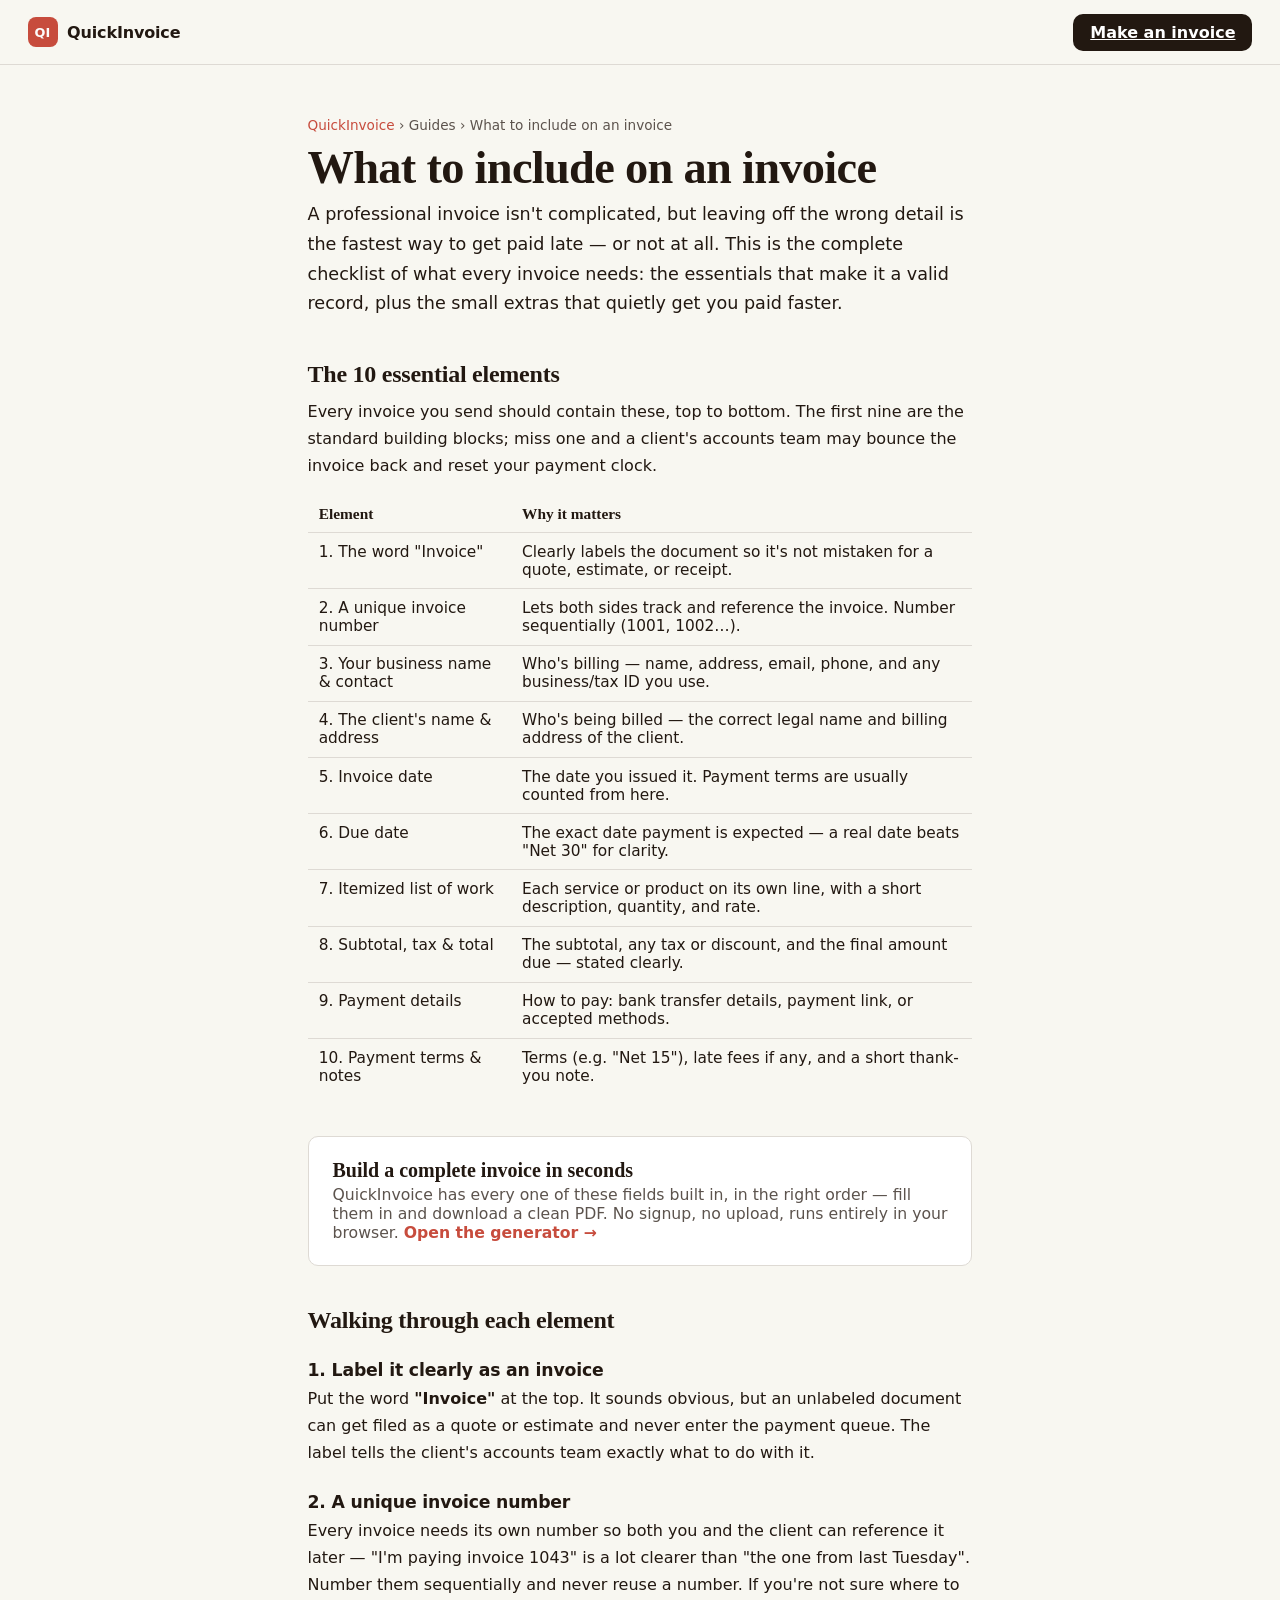
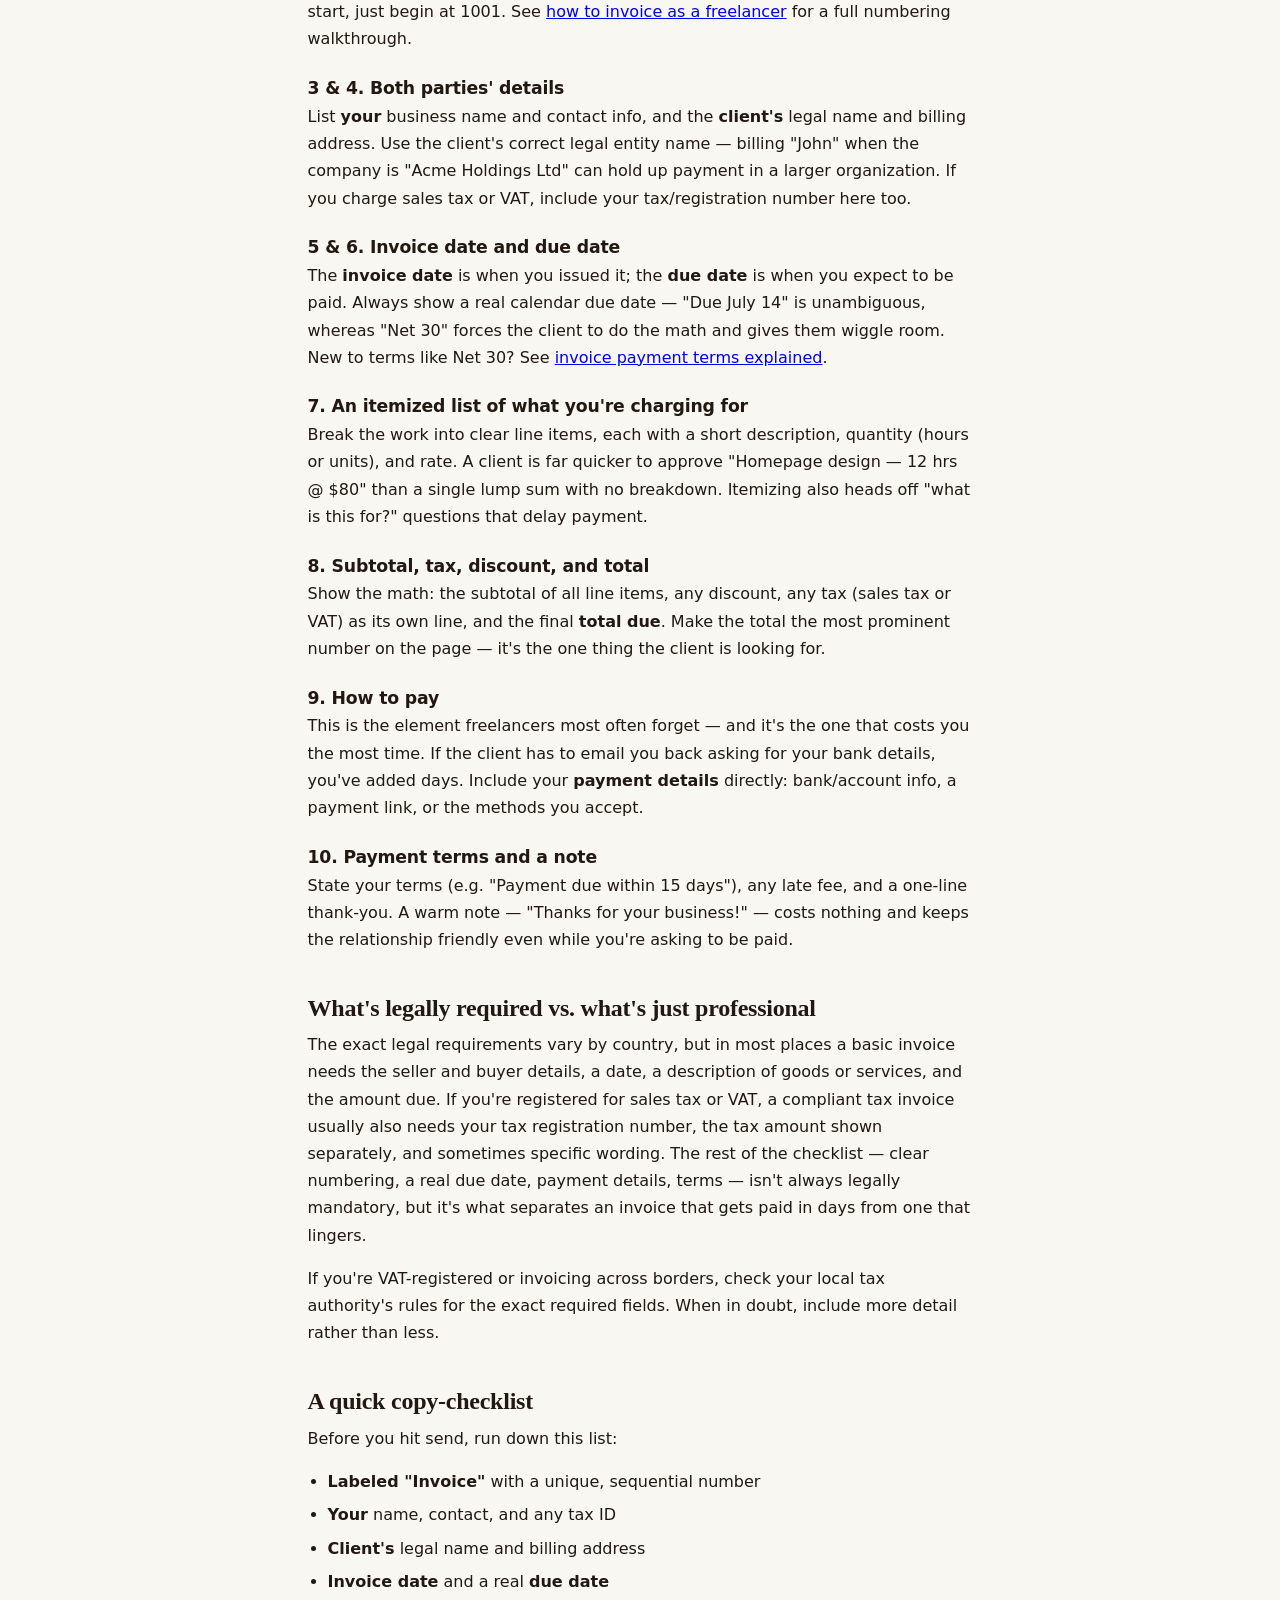
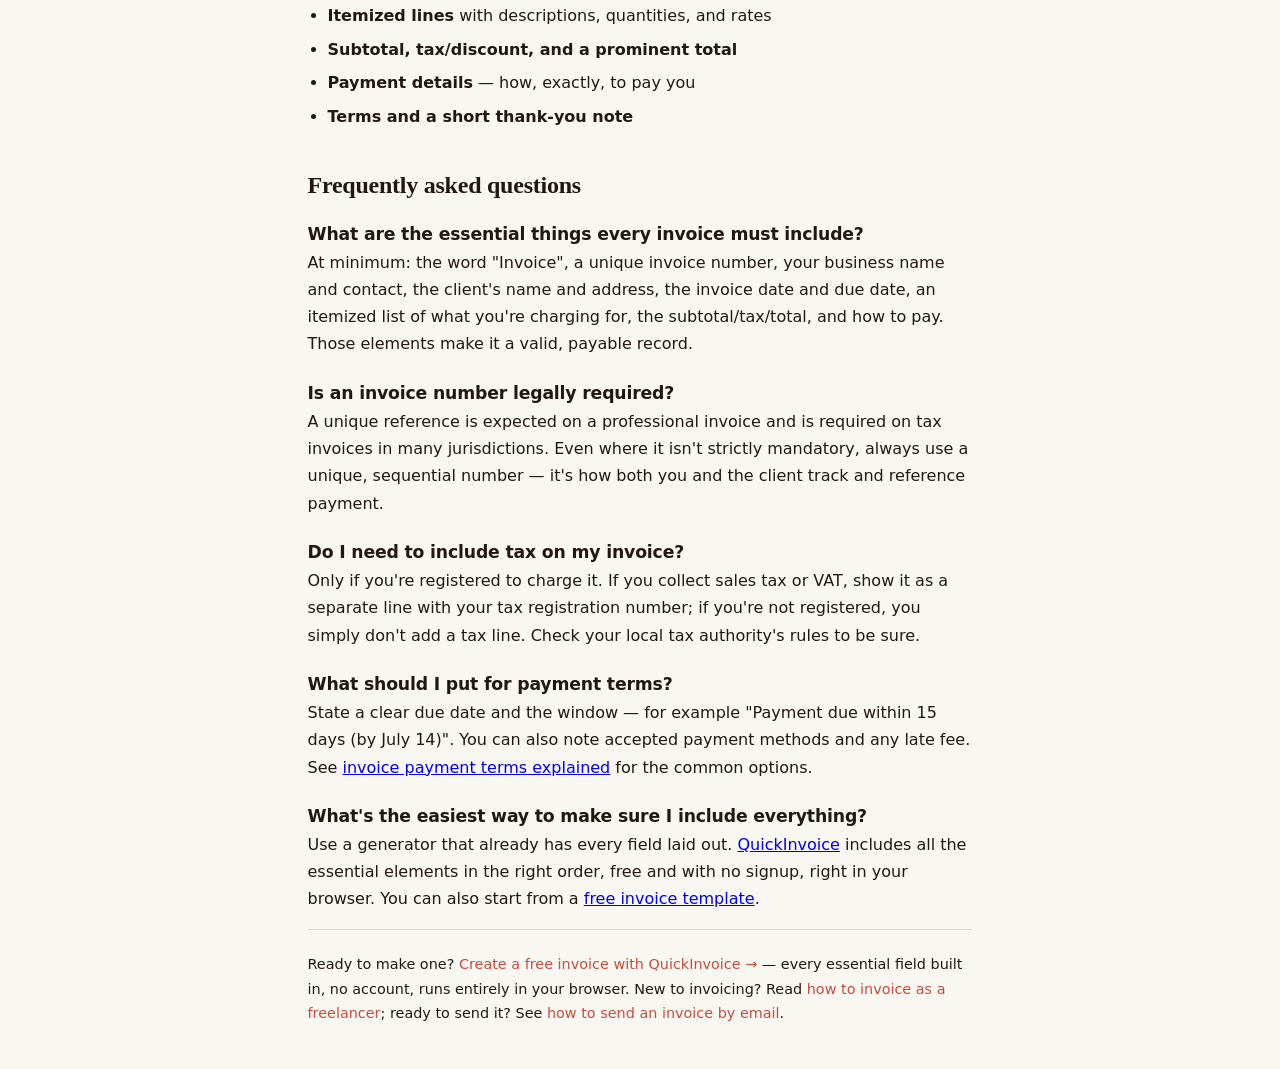
<file: docs/quickinvoice/guide/what-to-include-on-an-invoice/index.html>
<!DOCTYPE html>
<html lang="en">
<head>
  <meta charset="UTF-8" />
  <meta name="viewport" content="width=device-width, initial-scale=1.0" />
  <title>What to Include on an Invoice (Complete Checklist, 2026)</title>
  <meta name="description" content="A complete checklist of what to include on an invoice: the 10 essential elements every professional invoice needs, what's legally required, and what makes you get paid faster." />

  <meta property="og:title" content="What to Include on an Invoice (Complete Checklist)" />
  <meta property="og:description" content="The 10 essential elements every invoice needs — from invoice number and due date to payment details — plus what's required and what gets you paid faster. Free no-signup generator included." />
  <meta property="og:type" content="article" />
  <meta property="og:url" content="https://nohunt-bot.github.io/claude/quickinvoice/guide/what-to-include-on-an-invoice/" />

  <meta name="twitter:card" content="summary" />
  <meta name="twitter:title" content="What to Include on an Invoice" />
  <meta name="twitter:description" content="A complete checklist of the 10 essential elements every professional invoice needs — plus what's required and what gets you paid faster." />

  <link rel="canonical" href="https://nohunt-bot.github.io/claude/quickinvoice/guide/what-to-include-on-an-invoice/" />
  <link rel="stylesheet" href="../../styles.css" />
  <style>
    .guide-wrap { max-width: 720px; margin: 0 auto; padding: var(--space); }
    .guide-crumb { font-size: 0.85rem; color: var(--ink-soft); margin: 1.5rem 0 0; }
    .guide-crumb a { color: var(--accent); text-decoration: none; }
    .guide-crumb a:hover { text-decoration: underline; }
    .guide-article h1 {
      font-family: var(--serif); font-weight: 600; line-height: 1.1;
      font-size: clamp(1.9rem, 1.3rem + 2.6vw, 2.9rem);
      letter-spacing: -0.015em; margin: 0.6rem 0 0.4rem;
    }
    .guide-lede { font-size: 1.1rem; line-height: 1.6; color: var(--ink-soft); margin: 0 0 2.2rem; }
    .guide-article h2 {
      font-family: var(--serif); font-weight: 600; letter-spacing: -0.01em;
      font-size: 1.5rem; margin: 2.6rem 0 0.6rem;
    }
    .guide-article h3 { font-size: 1.08rem; margin: 1.6rem 0 0.3rem; letter-spacing: -0.01em; }
    .guide-article p { line-height: 1.7; color: var(--ink); margin: 0 0 1rem; }
    .guide-article ul, .guide-article ol { line-height: 1.7; color: var(--ink); padding-left: 1.25rem; }
    .guide-article li { margin-bottom: 0.4rem; }
    .guide-article strong { font-weight: 650; }
    .terms-table {
      width: 100%; border-collapse: collapse; margin: 1rem 0 1.4rem; font-size: 0.96rem;
    }
    .terms-table th, .terms-table td {
      text-align: left; padding: 0.6rem 0.7rem; border-bottom: 1px solid var(--line); vertical-align: top;
    }
    .terms-table th { font-family: var(--serif); font-weight: 600; color: var(--ink); }
    .terms-table td { color: var(--ink); }
    .terms-table tr:last-child td { border-bottom: none; }
    .guide-cta {
      display: block; margin: 2.6rem 0; padding: 1.4rem 1.5rem;
      background: var(--surface); border: 1px solid var(--line); border-radius: var(--r);
      text-decoration: none; color: var(--ink);
      transition: border-color .15s, transform .12s;
    }
    .guide-cta:hover { border-color: var(--accent); transform: translateY(-1px); }
    .guide-cta strong { display: block; font-family: var(--serif); font-size: 1.25rem; margin-bottom: 0.2rem; }
    .guide-cta span { color: var(--ink-soft); font-size: 0.98rem; }
    .guide-cta .guide-cta-arrow { color: var(--accent); font-weight: 650; }
    .guide-foot { margin: 3rem 0 2rem; padding-top: 1.4rem; border-top: 1px solid var(--line); font-size: 0.9rem; color: var(--ink-soft); }
    .guide-foot a { color: var(--accent); text-decoration: none; }
  </style>
</head>
<body>
  <header class="topbar">
    <a class="brand" href="../../" style="text-decoration:none;color:inherit;">
      <span class="brand-mark">QI</span>
      <span class="brand-name">QuickInvoice</span>
    </a>
    <nav class="topbar-actions" aria-label="Primary">
      <a class="btn btn-solid" href="../../">Make an invoice</a>
    </nav>
  </header>

  <main class="guide-wrap">
    <p class="guide-crumb"><a href="../../">QuickInvoice</a> &rsaquo; Guides &rsaquo; What to include on an invoice</p>

    <article class="guide-article">
      <h1>What to include on an invoice</h1>
      <p class="guide-lede">A professional invoice isn't complicated, but leaving off the wrong detail is the
        fastest way to get paid late — or not at all. This is the complete checklist of what every invoice
        needs: the essentials that make it a valid record, plus the small extras that quietly get you paid
        faster.</p>

      <h2>The 10 essential elements</h2>
      <p>Every invoice you send should contain these, top to bottom. The first nine are the standard
        building blocks; miss one and a client's accounts team may bounce the invoice back and reset your
        payment clock.</p>
      <table class="terms-table">
        <thead>
          <tr><th>Element</th><th>Why it matters</th></tr>
        </thead>
        <tbody>
          <tr><td>1. The word "Invoice"</td><td>Clearly labels the document so it's not mistaken for a quote, estimate, or receipt.</td></tr>
          <tr><td>2. A unique invoice number</td><td>Lets both sides track and reference the invoice. Number sequentially (1001, 1002…).</td></tr>
          <tr><td>3. Your business name &amp; contact</td><td>Who's billing — name, address, email, phone, and any business/tax ID you use.</td></tr>
          <tr><td>4. The client's name &amp; address</td><td>Who's being billed — the correct legal name and billing address of the client.</td></tr>
          <tr><td>5. Invoice date</td><td>The date you issued it. Payment terms are usually counted from here.</td></tr>
          <tr><td>6. Due date</td><td>The exact date payment is expected — a real date beats "Net 30" for clarity.</td></tr>
          <tr><td>7. Itemized list of work</td><td>Each service or product on its own line, with a short description, quantity, and rate.</td></tr>
          <tr><td>8. Subtotal, tax &amp; total</td><td>The subtotal, any tax or discount, and the final amount due — stated clearly.</td></tr>
          <tr><td>9. Payment details</td><td>How to pay: bank transfer details, payment link, or accepted methods.</td></tr>
          <tr><td>10. Payment terms &amp; notes</td><td>Terms (e.g. "Net 15"), late fees if any, and a short thank-you note.</td></tr>
        </tbody>
      </table>

      <a class="guide-cta" href="../../">
        <strong>Build a complete invoice in seconds</strong>
        <span>QuickInvoice has every one of these fields built in, in the right order — fill them in and download a clean PDF. No signup, no upload, runs entirely in your browser.
        <span class="guide-cta-arrow">Open the generator &rarr;</span></span>
      </a>

      <h2>Walking through each element</h2>

      <h3>1. Label it clearly as an invoice</h3>
      <p>Put the word <strong>"Invoice"</strong> at the top. It sounds obvious, but an unlabeled document can
        get filed as a quote or estimate and never enter the payment queue. The label tells the client's
        accounts team exactly what to do with it.</p>

      <h3>2. A unique invoice number</h3>
      <p>Every invoice needs its own number so both you and the client can reference it later — "I'm paying
        invoice 1043" is a lot clearer than "the one from last Tuesday". Number them sequentially and never
        reuse a number. If you're not sure where to start, just begin at 1001. See
        <a href="../how-to-invoice-as-a-freelancer/">how to invoice as a freelancer</a> for a full numbering
        walkthrough.</p>

      <h3>3 &amp; 4. Both parties' details</h3>
      <p>List <strong>your</strong> business name and contact info, and the <strong>client's</strong> legal
        name and billing address. Use the client's correct legal entity name — billing "John" when the company
        is "Acme Holdings Ltd" can hold up payment in a larger organization. If you charge sales tax or VAT,
        include your tax/registration number here too.</p>

      <h3>5 &amp; 6. Invoice date and due date</h3>
      <p>The <strong>invoice date</strong> is when you issued it; the <strong>due date</strong> is when you
        expect to be paid. Always show a real calendar due date — "Due July 14" is unambiguous, whereas
        "Net 30" forces the client to do the math and gives them wiggle room. New to terms like Net 30? See
        <a href="../invoice-payment-terms-explained/">invoice payment terms explained</a>.</p>

      <h3>7. An itemized list of what you're charging for</h3>
      <p>Break the work into clear line items, each with a short description, quantity (hours or units), and
        rate. A client is far quicker to approve "Homepage design — 12 hrs @ $80" than a single lump sum with
        no breakdown. Itemizing also heads off "what is this for?" questions that delay payment.</p>

      <h3>8. Subtotal, tax, discount, and total</h3>
      <p>Show the math: the subtotal of all line items, any discount, any tax (sales tax or VAT) as its own
        line, and the final <strong>total due</strong>. Make the total the most prominent number on the page —
        it's the one thing the client is looking for.</p>

      <h3>9. How to pay</h3>
      <p>This is the element freelancers most often forget — and it's the one that costs you the most time. If
        the client has to email you back asking for your bank details, you've added days. Include your
        <strong>payment details</strong> directly: bank/account info, a payment link, or the methods you
        accept.</p>

      <h3>10. Payment terms and a note</h3>
      <p>State your terms (e.g. "Payment due within 15 days"), any late fee, and a one-line thank-you. A
        warm note — "Thanks for your business!" — costs nothing and keeps the relationship friendly even while
        you're asking to be paid.</p>

      <h2>What's legally required vs. what's just professional</h2>
      <p>The exact legal requirements vary by country, but in most places a basic invoice needs the seller and
        buyer details, a date, a description of goods or services, and the amount due. If you're registered for
        sales tax or VAT, a compliant tax invoice usually also needs your tax registration number, the tax
        amount shown separately, and sometimes specific wording. The rest of the checklist — clear numbering,
        a real due date, payment details, terms — isn't always legally mandatory, but it's what separates an
        invoice that gets paid in days from one that lingers.</p>
      <p>If you're VAT-registered or invoicing across borders, check your local tax authority's rules for the
        exact required fields. When in doubt, include more detail rather than less.</p>

      <h2>A quick copy-checklist</h2>
      <p>Before you hit send, run down this list:</p>
      <ul>
        <li><strong>Labeled "Invoice"</strong> with a unique, sequential number</li>
        <li><strong>Your</strong> name, contact, and any tax ID</li>
        <li><strong>Client's</strong> legal name and billing address</li>
        <li><strong>Invoice date</strong> and a real <strong>due date</strong></li>
        <li><strong>Itemized lines</strong> with descriptions, quantities, and rates</li>
        <li><strong>Subtotal, tax/discount, and a prominent total</strong></li>
        <li><strong>Payment details</strong> — how, exactly, to pay you</li>
        <li><strong>Terms and a short thank-you note</strong></li>
      </ul>

      <h2>Frequently asked questions</h2>
      <h3>What are the essential things every invoice must include?</h3>
      <p>At minimum: the word "Invoice", a unique invoice number, your business name and contact, the client's
        name and address, the invoice date and due date, an itemized list of what you're charging for, the
        subtotal/tax/total, and how to pay. Those elements make it a valid, payable record.</p>
      <h3>Is an invoice number legally required?</h3>
      <p>A unique reference is expected on a professional invoice and is required on tax invoices in many
        jurisdictions. Even where it isn't strictly mandatory, always use a unique, sequential number — it's
        how both you and the client track and reference payment.</p>
      <h3>Do I need to include tax on my invoice?</h3>
      <p>Only if you're registered to charge it. If you collect sales tax or VAT, show it as a separate line
        with your tax registration number; if you're not registered, you simply don't add a tax line. Check
        your local tax authority's rules to be sure.</p>
      <h3>What should I put for payment terms?</h3>
      <p>State a clear due date and the window — for example "Payment due within 15 days (by July 14)". You can
        also note accepted payment methods and any late fee. See
        <a href="../invoice-payment-terms-explained/">invoice payment terms explained</a> for the common
        options.</p>
      <h3>What's the easiest way to make sure I include everything?</h3>
      <p>Use a generator that already has every field laid out. <a href="../../">QuickInvoice</a> includes all
        the essential elements in the right order, free and with no signup, right in your browser. You can also
        start from a <a href="../../invoice-template/">free invoice template</a>.</p>

      <p class="guide-foot">Ready to make one? <a href="../../">Create a free invoice with QuickInvoice &rarr;</a>
        — every essential field built in, no account, runs entirely in your browser. New to invoicing? Read
        <a href="../how-to-invoice-as-a-freelancer/">how to invoice as a freelancer</a>; ready to send it? See
        <a href="../how-to-send-an-invoice-by-email/">how to send an invoice by email</a>.</p>
    </article>
  </main>

  <script type="application/ld+json">
  {
    "@context": "https://schema.org",
    "@type": "Article",
    "headline": "What to Include on an Invoice (Complete Checklist)",
    "description": "A complete checklist of what to include on an invoice: the 10 essential elements every professional invoice needs, what's legally required, and what makes you get paid faster.",
    "author": { "@type": "Organization", "name": "QuickInvoice" },
    "publisher": { "@type": "Organization", "name": "QuickInvoice" },
    "datePublished": "2026-06-13",
    "dateModified": "2026-06-13",
    "mainEntityOfPage": "https://nohunt-bot.github.io/claude/quickinvoice/guide/what-to-include-on-an-invoice/"
  }
  </script>
  <script type="application/ld+json">
  {
    "@context": "https://schema.org",
    "@type": "FAQPage",
    "mainEntity": [
      {
        "@type": "Question",
        "name": "What are the essential things every invoice must include?",
        "acceptedAnswer": { "@type": "Answer", "text": "At minimum: the word Invoice, a unique invoice number, your business name and contact, the client's name and address, the invoice date and due date, an itemized list of what you're charging for, the subtotal, tax and total, and how to pay. Those elements make it a valid, payable record." }
      },
      {
        "@type": "Question",
        "name": "Is an invoice number legally required?",
        "acceptedAnswer": { "@type": "Answer", "text": "A unique reference is expected on a professional invoice and is required on tax invoices in many jurisdictions. Even where it isn't strictly mandatory, always use a unique, sequential number; it's how both you and the client track and reference payment." }
      },
      {
        "@type": "Question",
        "name": "Do I need to include tax on my invoice?",
        "acceptedAnswer": { "@type": "Answer", "text": "Only if you're registered to charge it. If you collect sales tax or VAT, show it as a separate line with your tax registration number; if you're not registered, you simply don't add a tax line. Check your local tax authority's rules to be sure." }
      },
      {
        "@type": "Question",
        "name": "What should I put for payment terms?",
        "acceptedAnswer": { "@type": "Answer", "text": "State a clear due date and the window, for example: Payment due within 15 days (by July 14). You can also note accepted payment methods and any late fee." }
      },
      {
        "@type": "Question",
        "name": "What's the easiest way to make sure I include everything?",
        "acceptedAnswer": { "@type": "Answer", "text": "Use a generator that already has every field laid out. QuickInvoice includes all the essential elements in the right order, free and with no signup, right in your browser. You can also start from a free invoice template." }
      }
    ]
  }
  </script>
  <script type="application/ld+json">
  {
    "@context": "https://schema.org",
    "@type": "BreadcrumbList",
    "itemListElement": [
      { "@type": "ListItem", "position": 1, "name": "QuickInvoice", "item": "https://nohunt-bot.github.io/claude/quickinvoice/" },
      { "@type": "ListItem", "position": 2, "name": "What to include on an invoice", "item": "https://nohunt-bot.github.io/claude/quickinvoice/guide/what-to-include-on-an-invoice/" }
    ]
  }
  </script>
</body>
</html>
</file>
<file: docs/quickinvoice/styles.css>
:root {
  --bg: oklch(97.5% 0.008 95);
  --surface: oklch(100% 0 0);
  --ink: oklch(22% 0.02 60);
  --ink-soft: oklch(45% 0.015 60);
  --line: oklch(89% 0.01 80);
  --accent: oklch(58% 0.16 30);
  --accent-ink: oklch(99% 0 0);

  --r: 10px;
  --space: clamp(1rem, 0.6rem + 1.4vw, 1.75rem);
  --maxw: 1240px;

  --serif: "Iowan Old Style", "Palatino Linotype", Palatino, Georgia, serif;
  --sans: ui-sans-serif, system-ui, -apple-system, "Segoe UI", Roboto, sans-serif;
}

* { box-sizing: border-box; }
html, body { margin: 0; }
body {
  font-family: var(--sans);
  color: var(--ink);
  background: var(--bg);
  -webkit-font-smoothing: antialiased;
}

/* ---------- Topbar ---------- */
.topbar {
  position: sticky; top: 0; z-index: 10;
  display: flex; justify-content: space-between; align-items: center;
  padding: 0.85rem var(--space);
  background: color-mix(in oklch, var(--bg) 82%, transparent);
  backdrop-filter: blur(10px);
  border-bottom: 1px solid var(--line);
}
.brand { display: flex; align-items: center; gap: 0.6rem; }
.brand-mark {
  display: grid; place-items: center;
  width: 30px; height: 30px; border-radius: 8px;
  background: var(--accent); color: var(--accent-ink);
  font-weight: 700; font-size: 0.8rem; letter-spacing: 0.02em;
}
.brand-name { font-weight: 650; letter-spacing: -0.01em; }
.topbar-actions { display: flex; gap: 0.5rem; flex-wrap: wrap; justify-content: flex-end; }

.btn {
  font: inherit; font-weight: 560; cursor: pointer;
  padding: 0.5rem 1rem; border-radius: var(--r);
  border: 1px solid transparent; transition: transform .12s, background .15s, border-color .15s;
}
.btn:active { transform: translateY(1px); }
.btn-solid { background: var(--ink); color: var(--surface); }
.btn-solid:hover { background: var(--accent); }
.btn-ghost { background: transparent; border-color: var(--line); color: var(--ink-soft); }
.btn-ghost:hover { border-color: var(--ink); color: var(--ink); }
.btn-block { width: 100%; margin-top: 0.4rem; }

/* ---------- Layout ---------- */
.layout {
  display: grid;
  grid-template-columns: minmax(320px, 1fr) minmax(0, 1.15fr);
  gap: var(--space);
  max-width: var(--maxw);
  margin: 0 auto;
  padding: var(--space);
  align-items: start;
}
@media (max-width: 880px) {
  .layout { grid-template-columns: 1fr; }
  .preview-wrap { order: -1; }
}

/* ---------- Editor ---------- */
.editor-title { font-family: var(--serif); font-size: clamp(1.8rem, 1.2rem + 2vw, 2.6rem); margin: 0 0 0.2rem; letter-spacing: -0.02em; }
.editor-sub { color: var(--ink-soft); margin: 0 0 1.4rem; font-size: 0.95rem; }
.form { display: flex; flex-direction: column; gap: 1.1rem; }
.field-group { border: none; padding: 0; margin: 0; display: grid; gap: 0.5rem; }
.field-group legend { font-size: 0.72rem; text-transform: uppercase; letter-spacing: 0.09em; color: var(--ink-soft); font-weight: 650; padding: 0; margin-bottom: 0.15rem; }
.grid-2 { grid-template-columns: 1fr 1fr; }
.grid-2 .span-2 { grid-column: 1 / -1; }
.lbl { display: grid; gap: 0.3rem; font-size: 0.78rem; color: var(--ink-soft); font-weight: 560; }

.inp {
  font: inherit; color: var(--ink);
  width: 100%; padding: 0.6rem 0.7rem;
  background: var(--surface);
  border: 1px solid var(--line); border-radius: 8px;
  transition: border-color .15s, box-shadow .15s;
}
.inp:focus { outline: none; border-color: var(--accent); box-shadow: 0 0 0 3px color-mix(in oklch, var(--accent) 18%, transparent); }
textarea.inp { resize: vertical; line-height: 1.45; }

/* ---------- Logo upload ---------- */
.logo-upload-label { display: grid; gap: 0.3rem; }
.lbl-text { font-size: 0.78rem; color: var(--ink-soft); font-weight: 560; }
.lbl-hint { font-size: 0.72rem; opacity: 0.7; }
.logo-input { display: none; }
.logo-status {
  display: inline-flex; align-items: center; gap: 0.5rem;
  font-size: 0.8rem; color: var(--ink-soft);
  padding: 0.45rem 0.7rem;
  border: 1px dashed var(--line); border-radius: 8px; cursor: pointer;
  transition: border-color .15s;
}
.logo-status:hover { border-color: var(--accent); }
.logo-status.has-logo { border-style: solid; color: var(--ink); }
.btn-xs { padding: 0.25rem 0.6rem; font-size: 0.78rem; width: auto; }
.sheet-logo { max-height: 56px; max-width: 160px; object-fit: contain; margin-bottom: 0.5rem; display: block; }

/* ---------- Items editor ---------- */
.items-editor { display: flex; flex-direction: column; gap: 0.45rem; }
.item-row { display: grid; grid-template-columns: 1fr 64px 88px 28px; gap: 0.4rem; align-items: center; }
.item-row .inp { padding: 0.45rem 0.55rem; }
.item-del {
  border: 1px solid var(--line); background: var(--surface); border-radius: 7px;
  width: 28px; height: 34px; cursor: pointer; color: var(--ink-soft); font-size: 1rem; line-height: 1;
  transition: color .15s, border-color .15s;
}
.item-del:hover { color: var(--accent); border-color: var(--accent); }

/* ---------- Sheet (printable) ---------- */
.preview-wrap { position: sticky; top: 72px; }
.sheet {
  background: var(--surface);
  border: 1px solid var(--line);
  border-radius: 4px;
  padding: clamp(1.5rem, 1rem + 2vw, 2.75rem);
  box-shadow: 0 1px 2px rgba(0,0,0,.04), 0 18px 40px -24px rgba(0,0,0,.25);
  color: var(--ink);
}
.sheet-head { display: flex; justify-content: space-between; align-items: flex-start; gap: 1.5rem; margin-bottom: 2rem; }
.sheet-label { font-size: 0.7rem; text-transform: uppercase; letter-spacing: 0.18em; color: var(--accent); font-weight: 700; margin: 0 0 0.2rem; }
.sheet-number { font-family: var(--serif); font-size: 1.6rem; margin: 0; letter-spacing: -0.01em; }
.sheet-from { text-align: right; font-size: 0.85rem; line-height: 1.4; }
.strong { font-weight: 650; margin: 0; }
.muted { color: var(--ink-soft); margin: 0.15rem 0 0; font-size: 0.85rem; line-height: 1.45; }
.pre { white-space: pre-wrap; }

.sheet-meta { display: flex; justify-content: space-between; gap: 1.5rem; margin-bottom: 1.75rem; }
.meta-key { font-size: 0.66rem; text-transform: uppercase; letter-spacing: 0.1em; color: var(--ink-soft); font-weight: 650; margin: 0 0 0.2rem; }
.sheet-dates { text-align: right; font-size: 0.85rem; }
.sheet-dates p { margin: 0 0 0.3rem; }
.sheet-dates .meta-key { display: inline; margin-right: 0.4rem; }

.sheet-table { width: 100%; border-collapse: collapse; margin-bottom: 1.25rem; font-size: 0.88rem; }
.sheet-table th { font-size: 0.66rem; text-transform: uppercase; letter-spacing: 0.08em; color: var(--ink-soft); font-weight: 650; padding: 0 0 0.5rem; border-bottom: 1.5px solid var(--ink); }
.sheet-table td { padding: 0.6rem 0; border-bottom: 1px solid var(--line); vertical-align: top; }
.ta-r { text-align: right; }
.ta-l { text-align: left; }
.sheet-table td.ta-r { font-variant-numeric: tabular-nums; }

.sheet-totals { margin-left: auto; width: min(280px, 100%); display: flex; flex-direction: column; gap: 0.4rem; }
.tot-row { display: flex; justify-content: space-between; font-size: 0.88rem; color: var(--ink-soft); font-variant-numeric: tabular-nums; }
.tot-grand { color: var(--ink); font-weight: 700; font-size: 1.15rem; padding-top: 0.6rem; margin-top: 0.2rem; border-top: 1.5px solid var(--ink); }

.amount-words { margin: 0.55rem 0 0; text-align: right; font-size: 0.78rem; font-style: italic; color: var(--ink-soft); line-height: 1.4; }

.sheet-notes { margin-top: 2rem; padding-top: 1rem; border-top: 1px solid var(--line); font-size: 0.85rem; }
.sheet-notes .pre { color: var(--ink-soft); margin: 0.25rem 0 0; line-height: 1.5; }

/* ---------- Saved invoices ---------- */
.saved {
  margin-top: 1.5rem;
  padding: 1.1rem 1.2rem;
  border: 1px solid var(--line);
  border-radius: var(--r);
  background: var(--surface);
}
.saved[hidden] { display: none; }
.saved-title {
  margin: 0 0 0.7rem; font-size: 0.72rem; text-transform: uppercase;
  letter-spacing: 0.09em; color: var(--ink-soft); font-weight: 650;
}
.saved-list { list-style: none; margin: 0; padding: 0; display: grid; gap: 0.6rem; }
.saved-item { display: grid; gap: 0.3rem; }
.saved-row { display: flex; align-items: center; gap: 0.5rem; }
.saved-open {
  flex: 1; min-width: 0; display: flex; flex-direction: column; gap: 0.1rem;
  text-align: left; cursor: pointer; font: inherit;
  padding: 0.5rem 0.7rem; border: 1px solid var(--line); border-radius: 8px;
  background: var(--surface); color: var(--ink);
  transition: border-color .15s, background .15s;
}
.saved-open:hover { border-color: var(--accent); background: color-mix(in oklch, var(--accent) 4%, var(--surface)); }
.saved-num { font-weight: 600; letter-spacing: -0.01em; }
.saved-meta { font-size: 0.78rem; color: var(--ink-soft); overflow: hidden; text-overflow: ellipsis; white-space: nowrap; }
.saved-item.is-current .saved-open { border-color: var(--accent); }
.saved-actions { display: flex; align-items: center; gap: 0.35rem; flex-shrink: 0; }
.saved-hint { margin: 0.7rem 0 0; font-size: 0.75rem; color: var(--ink-soft); line-height: 1.45; }

/* Recurrence controls on a saved invoice */
.saved-recur { display: flex; align-items: center; flex-wrap: wrap; gap: 0.5rem; padding-left: 0.2rem; }
.recur-toggle {
  display: inline-flex; align-items: center; gap: 0.4rem;
  font: inherit; font-size: 0.76rem; color: var(--ink-soft); cursor: pointer;
  background: transparent; border: none; padding: 0.15rem 0;
}
.recur-toggle:hover { color: var(--ink); }
.recur-dot {
  width: 0.6rem; height: 0.6rem; border-radius: 999px; flex-shrink: 0;
  border: 1.5px solid var(--line); background: var(--surface);
}
.recur-dot.on { border-color: var(--accent); background: var(--accent); }
.recur-next { font-size: 0.76rem; color: var(--ink-soft); font-variant-numeric: tabular-nums; }
.recur-next.due {
  color: var(--accent); font-weight: 650;
  padding: 0.05rem 0.45rem; border-radius: 999px;
  background: color-mix(in oklch, var(--accent) 12%, var(--surface));
}
.gen-next { margin-left: auto; }

/* Paid / unpaid status on a saved invoice */
.paid-toggle {
  display: inline-flex; align-items: center; gap: 0.4rem;
  font: inherit; font-size: 0.76rem; color: var(--ink-soft); cursor: pointer;
  background: transparent; border: none; padding: 0.15rem 0;
}
.paid-toggle:hover { color: var(--ink); }
.paid-check {
  width: 0.85rem; height: 0.85rem; border-radius: 999px; flex-shrink: 0;
  border: 1.5px solid var(--line); background: var(--surface);
  display: inline-flex; align-items: center; justify-content: center;
}
.paid-toggle.is-paid { color: var(--paid, oklch(58% 0.13 155)); font-weight: 650; }
.paid-toggle.is-paid .paid-check {
  border-color: var(--paid, oklch(58% 0.13 155));
  background: var(--paid, oklch(58% 0.13 155));
}
.paid-toggle.is-paid .paid-check::after {
  content: ""; width: 0.18rem; height: 0.36rem;
  border: solid var(--surface); border-width: 0 1.5px 1.5px 0;
  transform: translateY(-0.04rem) rotate(45deg);
}
.saved-item.is-paid .saved-num { color: var(--ink-soft); }
.saved-paid-pill {
  font-size: 0.62rem; text-transform: uppercase; letter-spacing: 0.06em;
  font-weight: 700; color: var(--paid, oklch(58% 0.13 155));
  border: 1px solid color-mix(in oklch, var(--paid, oklch(58% 0.13 155)) 40%, var(--surface));
  background: color-mix(in oklch, var(--paid, oklch(58% 0.13 155)) 10%, var(--surface));
  border-radius: 999px; padding: 0.05rem 0.4rem; margin-left: 0.45rem;
}
.saved-summary {
  margin: 0 0 0.7rem; font-size: 0.82rem; color: var(--ink);
  font-variant-numeric: tabular-nums;
}
.saved-summary[hidden] { display: none; }
.saved-summary strong { font-weight: 700; }
.summary-line + .summary-line { margin-top: 0.2rem; }
.saved-summary .all-paid { color: var(--paid, oklch(58% 0.13 155)); }
.summary-collected { color: var(--ink-soft); }
.summary-collected strong { color: var(--paid, oklch(58% 0.13 155)); }
.saved-export { display: flex; flex-wrap: wrap; gap: 0.4rem; margin: 0 0 0.85rem; }

/* ---------- Saved clients ---------- */
.client-bar { margin-top: 0.6rem; }
.client-bar[hidden] { display: none; }
.client-bar-label {
  display: block; font-size: 0.68rem; text-transform: uppercase;
  letter-spacing: 0.08em; color: var(--ink-soft); font-weight: 650; margin-bottom: 0.4rem;
}
.client-chips { display: flex; flex-wrap: wrap; gap: 0.4rem; }
.client-chip {
  display: inline-flex; align-items: stretch; max-width: 100%;
  border: 1px solid var(--line); border-radius: 999px; overflow: hidden;
  background: var(--surface); transition: border-color .15s, background .15s;
}
.client-chip:hover { border-color: var(--accent); background: color-mix(in oklch, var(--accent) 4%, var(--surface)); }
.client-fill {
  font: inherit; font-size: 0.82rem; color: var(--ink); cursor: pointer;
  background: none; border: none; padding: 0.3rem 0.2rem 0.3rem 0.75rem;
  max-width: 16ch; overflow: hidden; text-overflow: ellipsis; white-space: nowrap;
}
.client-rm {
  font: inherit; cursor: pointer; background: none; border: none;
  color: var(--ink-soft); padding: 0.3rem 0.55rem 0.3rem 0.4rem; line-height: 1;
}
.client-rm:hover { color: var(--accent); }
#saveClientBtn { margin-top: 0.6rem; }

/* ---------- Note presets ---------- */
.note-presets { display: flex; flex-wrap: wrap; gap: 0.4rem; margin-top: 0.5rem; }
.note-preset {
  font: inherit; font-size: 0.78rem; cursor: pointer;
  color: var(--ink-soft); background: var(--surface);
  border: 1px solid var(--line); border-radius: 999px;
  padding: 0.3rem 0.7rem; line-height: 1.1;
  transition: border-color .15s, background .15s, color .15s;
}
.note-preset:hover { border-color: var(--accent); color: var(--ink); background: color-mix(in oklch, var(--accent) 4%, var(--surface)); }

/* ---------- Feedback ---------- */
.feedback {
  margin-top: 1.5rem;
  padding: 1.1rem 1.2rem;
  border: 1px solid var(--line);
  border-left: 3px solid var(--accent);
  border-radius: var(--r);
  background: color-mix(in oklch, var(--accent) 5%, var(--surface));
}
.feedback-title { margin: 0 0 0.3rem; font-weight: 650; letter-spacing: -0.01em; }
.feedback-body { margin: 0 0 0.75rem; font-size: 0.88rem; color: var(--ink-soft); line-height: 1.5; }
.feedback .btn-block { display: block; text-align: center; text-decoration: none; }

/* ---------- Toast ---------- */
.toast {
  position: fixed; left: 50%; bottom: 1.25rem; transform: translateX(-50%);
  z-index: 20; max-width: min(540px, calc(100vw - 2rem));
  display: flex; align-items: center; gap: 0.75rem;
  padding: 0.75rem 0.75rem 0.75rem 1.1rem;
  background: var(--ink); color: var(--surface);
  border-radius: var(--r); box-shadow: 0 8px 30px oklch(0% 0 0 / 0.22);
  font-size: 0.88rem; line-height: 1.4;
  animation: toast-in .35s cubic-bezier(0.16, 1, 0.3, 1);
}
.toast[hidden] { display: none; }
.toast a { color: var(--accent-ink); text-decoration: underline; text-underline-offset: 2px; }
.toast a:hover { opacity: 0.85; }
.toast-close {
  flex-shrink: 0; font: inherit; font-size: 1.1rem; line-height: 1; cursor: pointer;
  width: 28px; height: 28px; border-radius: 7px; border: none;
  background: oklch(100% 0 0 / 0.12); color: var(--surface);
}
.toast-close:hover { background: oklch(100% 0 0 / 0.22); }
@keyframes toast-in { from { opacity: 0; transform: translate(-50%, 12px); } to { opacity: 1; transform: translate(-50%, 0); } }
@media (prefers-reduced-motion: reduce) { .toast { animation: none; } }

/* ---------- SEO content ---------- */
.seo {
  border-top: 1px solid var(--line);
  background: color-mix(in oklch, var(--accent) 3%, var(--bg));
  padding: clamp(2.5rem, 1.5rem + 4vw, 5rem) var(--space);
}
.seo-inner { max-width: 760px; margin: 0 auto; }
.seo-lede h2 {
  font-family: var(--serif);
  font-size: clamp(1.6rem, 1.2rem + 1.8vw, 2.4rem);
  line-height: 1.1; letter-spacing: -0.02em; margin: 0 0 0.8rem;
}
.seo-lede p { font-size: 1.05rem; line-height: 1.65; color: var(--ink-soft); margin: 0; max-width: 60ch; }

.seo-steps {
  list-style: none; margin: 2.5rem 0; padding: 0;
  display: grid; gap: 1rem;
}
.seo-steps li { display: flex; gap: 0.9rem; align-items: flex-start; }
.seo-step-n {
  flex-shrink: 0; width: 2rem; height: 2rem; border-radius: 50%;
  display: grid; place-items: center;
  background: var(--accent); color: var(--accent-ink);
  font-weight: 650; font-size: 0.9rem;
}
.seo-steps div { display: flex; flex-direction: column; gap: 0.15rem; line-height: 1.55; }
.seo-steps strong { font-weight: 650; letter-spacing: -0.01em; }
.seo-steps div { color: var(--ink-soft); }
.seo-steps strong { color: var(--ink); }

.seo-faq { margin-top: 3rem; }
.seo-faq > h2 {
  font-family: var(--serif);
  font-size: clamp(1.3rem, 1.1rem + 1vw, 1.7rem);
  letter-spacing: -0.02em; margin: 0 0 1.25rem;
}
.faq-item {
  border-top: 1px solid var(--line);
  padding: 0.9rem 0;
}
.faq-item summary {
  cursor: pointer; font-weight: 600; letter-spacing: -0.01em;
  list-style: none; position: relative; padding-right: 1.8rem;
  transition: color var(--dur, 150ms) ease;
}
.faq-item summary::-webkit-details-marker { display: none; }
.faq-item summary::after {
  content: "+"; position: absolute; right: 0; top: -0.1rem;
  font-size: 1.3rem; line-height: 1; color: var(--accent);
  transition: transform 200ms cubic-bezier(0.16, 1, 0.3, 1);
}
.faq-item[open] summary::after { transform: rotate(45deg); }
.faq-item summary:hover { color: var(--accent); }
.faq-item p { margin: 0.7rem 0 0.2rem; color: var(--ink-soft); line-height: 1.65; max-width: 62ch; }

.seo-foot {
  text-align: center; padding: 1.5rem var(--space) 2.5rem;
  font-size: 0.82rem; color: var(--ink-soft);
  background: color-mix(in oklch, var(--accent) 3%, var(--bg));
}
.seo-foot p { margin: 0; }
.seo-guide-link {
  margin: 2.6rem 0 0; padding-top: 1.6rem; border-top: 1px solid var(--line);
  font-size: 1rem; line-height: 1.6; color: var(--ink-soft);
}
.seo-guide-link a { color: var(--accent); font-weight: 560; }
@media (prefers-reduced-motion: reduce) {
  .faq-item summary::after { transition: none; }
}

/* ---------- Print ---------- */
@media print {
  .no-print { display: none !important; }
  body { background: #fff; }
  .layout { display: block; max-width: none; padding: 0; margin: 0; }
  .preview-wrap { position: static; }
  .sheet { border: none; border-radius: 0; box-shadow: none; padding: 0; }
  @page { margin: 18mm; }
}
</file>
